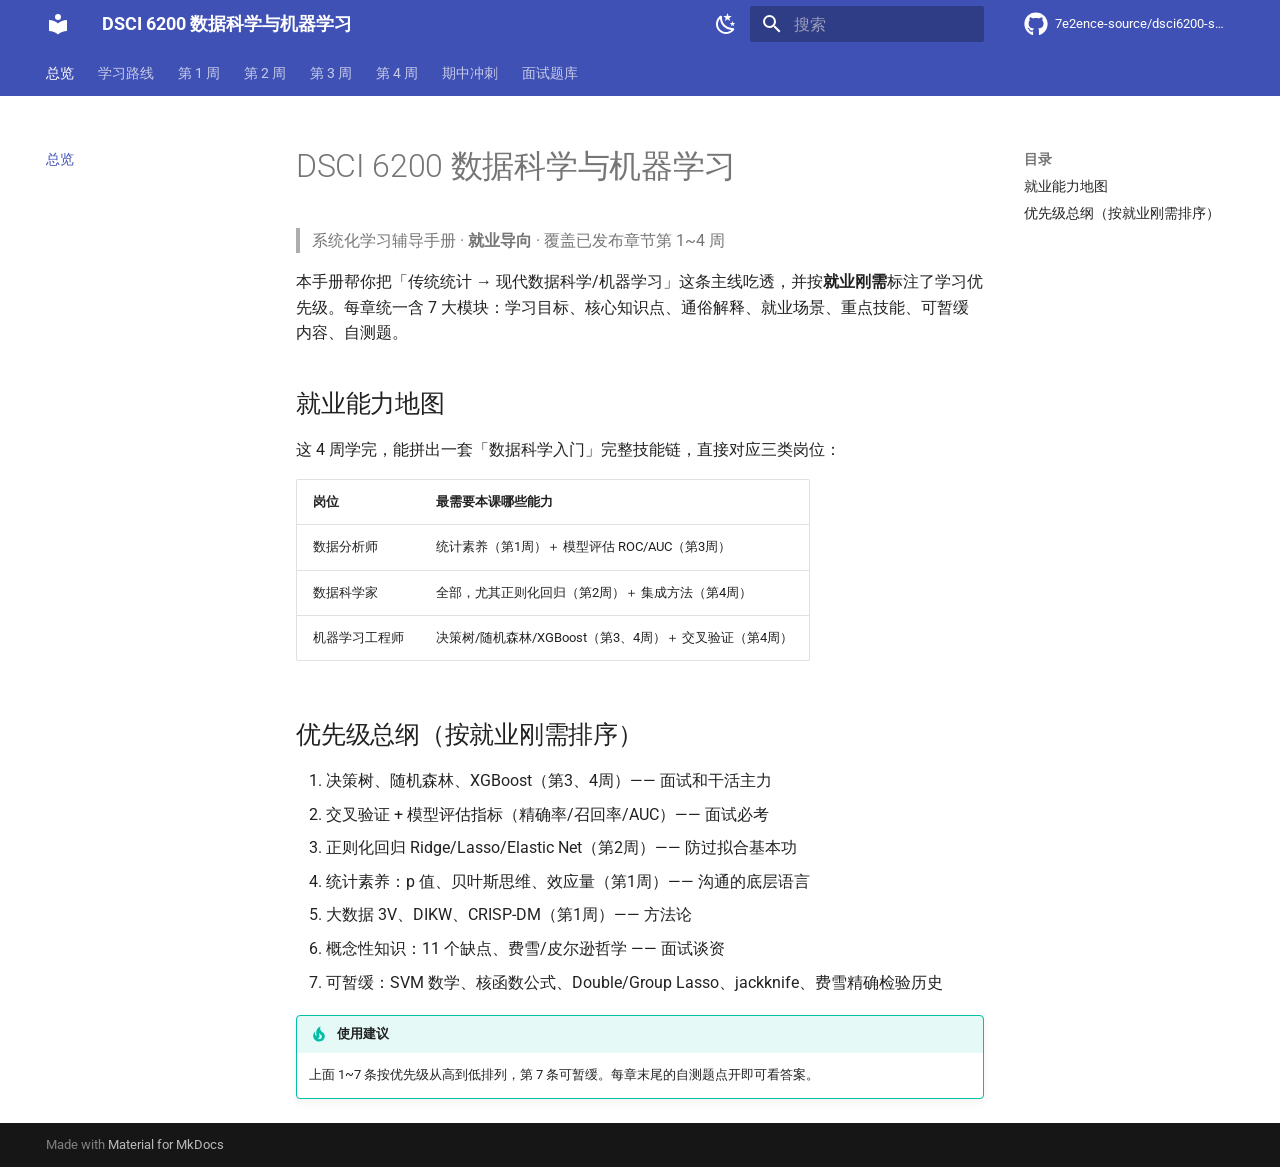
<file: index.html>
<!doctype html>
<html lang="zh" class="no-js">
  <head>
    
      <meta charset="utf-8">
      <meta name="viewport" content="width=device-width,initial-scale=1">
      
        <meta name="description" content="系统化学习辅导手册（就业导向）· 覆盖第 1~4 周">
      
      
      
        <link rel="canonical" href="https://7e2ence-source.github.io/dsci6200-study-guide/">
      
      
      
        <link rel="next" href="route/">
      
      
        
      
      
      <link rel="icon" href="assets/images/favicon.png">
      <meta name="generator" content="mkdocs-1.6.1, mkdocs-material-9.8.1">
    
    
      
        <title>DSCI 6200 数据科学与机器学习</title>
      
    
    
      <link rel="stylesheet" href="assets/stylesheets/main.57a0d79d.min.css">
      
        
        <link rel="stylesheet" href="assets/stylesheets/palette.fb2fffe2.min.css">
      
      


    
    
      
    
    
      
        
        
        <link rel="preconnect" href="https://fonts.gstatic.com" crossorigin>
        <link rel="stylesheet" href="https://fonts.googleapis.com/css?family=Roboto:300,300i,400,400i,700,700i%7CRoboto+Mono:400,400i,700,700i&display=fallback">
        <style>:root{--md-text-font:"Roboto";--md-code-font:"Roboto Mono"}</style>
      
    
    
      <link rel="stylesheet" href="stylesheets/interview.css">
    
    <script>__md_scope=new URL(".",location),__md_hash=e=>[...e].reduce(((e,_)=>(e<<5)-e+_.charCodeAt(0)),0),__md_get=(e,_=localStorage,t=__md_scope)=>JSON.parse(_.getItem(t.pathname+"."+e)),__md_set=(e,_,t=localStorage,a=__md_scope)=>{try{t.setItem(a.pathname+"."+e,JSON.stringify(_))}catch(e){}}</script>
    
      

    
    
  </head>
  
  
    
    
      
    
    
    
    
    <body dir="ltr" data-md-color-scheme="default" data-md-color-primary="indigo" data-md-color-accent="indigo">
  
    
    <input class="md-toggle" data-md-toggle="drawer" type="checkbox" id="__drawer" autocomplete="off">
    <input class="md-toggle" data-md-toggle="search" type="checkbox" id="__search" autocomplete="off">
    <label class="md-overlay" for="__drawer"></label>
    <div data-md-component="skip">
      
        
        <a href="#dsci-6200" class="md-skip">
          跳转至
        </a>
      
    </div>
    <div data-md-component="announce">
      
    </div>
    
    
      

<header class="md-header" data-md-component="header">
  <nav class="md-header__inner md-grid" aria-label="页眉">
    <a href="." title="DSCI 6200 数据科学与机器学习" class="md-header__button md-logo" aria-label="DSCI 6200 数据科学与机器学习" data-md-component="logo">
      
  
  <svg xmlns="http://www.w3.org/2000/svg" viewBox="0 0 24 24"><path d="M12 8a3 3 0 0 0 3-3 3 3 0 0 0-3-3 3 3 0 0 0-3 3 3 3 0 0 0 3 3m0 3.54C9.64 9.35 6.5 8 3 8v11c3.5 0 6.64 1.35 9 3.54 2.36-2.19 5.5-3.54 9-3.54V8c-3.5 0-6.64 1.35-9 3.54"/></svg>

    </a>
    <label class="md-header__button md-icon" for="__drawer">
      
      <svg xmlns="http://www.w3.org/2000/svg" viewBox="0 0 24 24"><path d="M3 6h18v2H3zm0 5h18v2H3zm0 5h18v2H3z"/></svg>
    </label>
    <div class="md-header__title" data-md-component="header-title">
      <div class="md-header__ellipsis">
        <div class="md-header__topic">
          <span class="md-ellipsis">
            DSCI 6200 数据科学与机器学习
          </span>
        </div>
        <div class="md-header__topic" data-md-component="header-topic">
          <span class="md-ellipsis">
            
              总览
            
          </span>
        </div>
      </div>
    </div>
    
      
        <form class="md-header__option" data-md-component="palette">
  
    
    
    
    <input class="md-option" data-md-color-media="(prefers-color-scheme: light)" data-md-color-scheme="default" data-md-color-primary="indigo" data-md-color-accent="indigo"  aria-label="切换到暗色模式"  type="radio" name="__palette" id="__palette_0">
    
      <label class="md-header__button md-icon" title="切换到暗色模式" for="__palette_1" hidden>
        <svg xmlns="http://www.w3.org/2000/svg" viewBox="0 0 24 24"><path d="m17.75 4.09-2.53 1.94.91 3.06-2.63-1.81-2.63 1.81.91-3.06-2.53-1.94L12.44 4l1.06-3 1.06 3zm3.5 6.91-1.64 1.25.59 1.98-1.7-1.17-1.7 1.17.59-1.98L15.75 11l2.06-.05L18.5 9l.69 1.95zm-2.28 4.95c.83-.08 1.72 1.1 1.19 1.85-.32.45-.66.87-1.08 1.27C15.17 23 8.84 23 4.94 19.07c-3.91-3.9-3.91-10.24 0-14.14.4-.4.82-.76 1.27-1.08.75-.53 1.93.36 1.85 1.19-.27 2.86.69 5.83 2.89 8.02a9.96 9.96 0 0 0 8.02 2.89m-1.64 2.02a12.08 12.08 0 0 1-7.8-3.47c-2.17-2.19-3.33-5-3.49-7.82-2.81 3.14-2.7 7.96.31 10.98 3.02 3.01 7.84 3.12 10.98.31"/></svg>
      </label>
    
  
    
    
    
    <input class="md-option" data-md-color-media="(prefers-color-scheme: dark)" data-md-color-scheme="slate" data-md-color-primary="indigo" data-md-color-accent="indigo"  aria-label="切换到亮色模式"  type="radio" name="__palette" id="__palette_1">
    
      <label class="md-header__button md-icon" title="切换到亮色模式" for="__palette_0" hidden>
        <svg xmlns="http://www.w3.org/2000/svg" viewBox="0 0 24 24"><path d="M12 7a5 5 0 0 1 5 5 5 5 0 0 1-5 5 5 5 0 0 1-5-5 5 5 0 0 1 5-5m0 2a3 3 0 0 0-3 3 3 3 0 0 0 3 3 3 3 0 0 0 3-3 3 3 0 0 0-3-3m0-7 2.39 3.42C13.65 5.15 12.84 5 12 5s-1.65.15-2.39.42zM3.34 7l4.16-.35A7.2 7.2 0 0 0 5.94 8.5c-.44.74-.69 1.5-.83 2.29zm.02 10 1.76-3.77a7.131 7.131 0 0 0 2.38 4.14zM20.65 7l-1.77 3.79a7.02 7.02 0 0 0-2.38-4.15zm-.01 10-4.14.36c.59-.51 1.12-1.14 1.54-1.86.42-.73.69-1.5.83-2.29zM12 22l-2.41-3.44c.74.27 1.55.44 2.41.44.82 0 1.63-.17 2.37-.44z"/></svg>
      </label>
    
  
</form>
      
    
    
      <script>var palette=__md_get("__palette");if(palette&&palette.color){if("(prefers-color-scheme)"===palette.color.media){var media=matchMedia("(prefers-color-scheme: light)"),input=document.querySelector(media.matches?"[data-md-color-media='(prefers-color-scheme: light)']":"[data-md-color-media='(prefers-color-scheme: dark)']");palette.color.media=input.getAttribute("data-md-color-media"),palette.color.scheme=input.getAttribute("data-md-color-scheme"),palette.color.primary=input.getAttribute("data-md-color-primary"),palette.color.accent=input.getAttribute("data-md-color-accent")}for(var[key,value]of Object.entries(palette.color))document.body.setAttribute("data-md-color-"+key,value)}</script>
    
    
    
      
      
        <label class="md-header__button md-icon" for="__search">
          
          <svg xmlns="http://www.w3.org/2000/svg" viewBox="0 0 24 24"><path d="M9.5 3A6.5 6.5 0 0 1 16 9.5c0 1.61-.59 3.09-1.56 4.23l.27.27h.79l5 5-1.5 1.5-5-5v-.79l-.27-.27A6.52 6.52 0 0 1 9.5 16 6.5 6.5 0 0 1 3 9.5 6.5 6.5 0 0 1 9.5 3m0 2C7 5 5 7 5 9.5S7 14 9.5 14 14 12 14 9.5 12 5 9.5 5"/></svg>
        </label>
        <div class="md-search" data-md-component="search" role="dialog">
  <label class="md-search__overlay" for="__search"></label>
  <div class="md-search__inner" role="search">
    <form class="md-search__form" name="search">
      <input type="text" class="md-search__input" name="query" aria-label="搜索" placeholder="搜索" autocapitalize="off" autocorrect="off" autocomplete="off" spellcheck="false" data-md-component="search-query" required>
      <label class="md-search__icon md-icon" for="__search">
        
        <svg xmlns="http://www.w3.org/2000/svg" viewBox="0 0 24 24"><path d="M9.5 3A6.5 6.5 0 0 1 16 9.5c0 1.61-.59 3.09-1.56 4.23l.27.27h.79l5 5-1.5 1.5-5-5v-.79l-.27-.27A6.52 6.52 0 0 1 9.5 16 6.5 6.5 0 0 1 3 9.5 6.5 6.5 0 0 1 9.5 3m0 2C7 5 5 7 5 9.5S7 14 9.5 14 14 12 14 9.5 12 5 9.5 5"/></svg>
        
        <svg xmlns="http://www.w3.org/2000/svg" viewBox="0 0 24 24"><path d="M20 11v2H8l5.5 5.5-1.42 1.42L4.16 12l7.92-7.92L13.5 5.5 8 11z"/></svg>
      </label>
      <nav class="md-search__options" aria-label="查找">
        
          <a href="javascript:void(0)" class="md-search__icon md-icon" title="分享" aria-label="分享" data-clipboard data-clipboard-text="" data-md-component="search-share" tabindex="-1">
            
            <svg xmlns="http://www.w3.org/2000/svg" viewBox="0 0 24 24"><path d="M18 16.08c-.76 0-1.44.3-1.96.77L8.91 12.7c.05-.23.09-.46.09-.7s-.04-.47-.09-.7l7.05-4.11c.54.5 1.25.81 2.04.81a3 3 0 0 0 3-3 3 3 0 0 0-3-3 3 3 0 0 0-3 3c0 .24.04.47.09.7L8.04 9.81C7.5 9.31 6.79 9 6 9a3 3 0 0 0-3 3 3 3 0 0 0 3 3c.79 0 1.5-.31 2.04-.81l7.12 4.15c-.05.21-.08.43-.08.66 0 1.61 1.31 2.91 2.92 2.91s2.92-1.3 2.92-2.91A2.92 2.92 0 0 0 18 16.08"/></svg>
          </a>
        
        <button type="reset" class="md-search__icon md-icon" title="清空当前内容" aria-label="清空当前内容" tabindex="-1">
          
          <svg xmlns="http://www.w3.org/2000/svg" viewBox="0 0 24 24"><path d="M19 6.41 17.59 5 12 10.59 6.41 5 5 6.41 10.59 12 5 17.59 6.41 19 12 13.41 17.59 19 19 17.59 13.41 12z"/></svg>
        </button>
      </nav>
      
        <div class="md-search__suggest" data-md-component="search-suggest"></div>
      
    </form>
    <div class="md-search__output">
      <div class="md-search__scrollwrap" tabindex="0" data-md-scrollfix>
        <div class="md-search-result" data-md-component="search-result">
          <div class="md-search-result__meta">
            正在初始化搜索引擎
          </div>
          <ol class="md-search-result__list" role="presentation"></ol>
        </div>
      </div>
    </div>
  </div>
</div>
      
    
    
      <div class="md-header__source">
        <a href="https://github.com/7e2ence-source/dsci6200-study-guide" title="前往仓库" class="md-source" data-md-component="source">
  <div class="md-source__icon md-icon">
    
    <svg xmlns="http://www.w3.org/2000/svg" viewBox="0 0 512 512"><!--! Font Awesome Free 7.1.0 by @fontawesome - https://fontawesome.com License - https://fontawesome.com/license/free (Icons: CC BY 4.0, Fonts: SIL OFL 1.1, Code: MIT License) Copyright 2025 Fonticons, Inc.--><path d="M173.9 397.4c0 2-2.3 3.6-5.2 3.6-3.3.3-5.6-1.3-5.6-3.6 0-2 2.3-3.6 5.2-3.6 3-.3 5.6 1.3 5.6 3.6m-31.1-4.5c-.7 2 1.3 4.3 4.3 4.9 2.6 1 5.6 0 6.2-2s-1.3-4.3-4.3-5.2c-2.6-.7-5.5.3-6.2 2.3m44.2-1.7c-2.9.7-4.9 2.6-4.6 4.9.3 2 2.9 3.3 5.9 2.6 2.9-.7 4.9-2.6 4.6-4.6-.3-1.9-3-3.2-5.9-2.9M252.8 8C114.1 8 8 113.3 8 252c0 110.9 69.8 205.8 169.5 239.2 12.8 2.3 17.3-5.6 17.3-12.1 0-6.2-.3-40.4-.3-61.4 0 0-70 15-84.7-29.8 0 0-11.4-29.1-27.8-36.6 0 0-22.9-15.7 1.6-15.4 0 0 24.9 2 38.6 25.8 21.9 38.6 58.6 27.5 72.9 20.9 2.3-16 8.8-27.1 16-33.7-55.9-6.2-112.3-14.3-112.3-110.5 0-27.5 7.6-41.3 23.6-58.9-2.6-6.5-11.1-33.3 2.6-67.9 20.9-6.5 69 27 69 27 20-5.6 41.5-8.5 62.8-8.5s42.8 2.9 62.8 8.5c0 0 48.1-33.6 69-27 13.7 34.7 5.2 61.4 2.6 67.9 16 17.7 25.8 31.5 25.8 58.9 0 96.5-58.9 104.2-114.8 110.5 9.2 7.9 17 22.9 17 46.4 0 33.7-.3 75.4-.3 83.6 0 6.5 4.6 14.4 17.3 12.1C436.2 457.8 504 362.9 504 252 504 113.3 391.5 8 252.8 8M105.2 352.9c-1.3 1-1 3.3.7 5.2 1.6 1.6 3.9 2.3 5.2 1 1.3-1 1-3.3-.7-5.2-1.6-1.6-3.9-2.3-5.2-1m-10.8-8.1c-.7 1.3.3 2.9 2.3 3.9 1.6 1 3.6.7 4.3-.7.7-1.3-.3-2.9-2.3-3.9-2-.6-3.6-.3-4.3.7m32.4 35.6c-1.6 1.3-1 4.3 1.3 6.2 2.3 2.3 5.2 2.6 6.5 1 1.3-1.3.7-4.3-1.3-6.2-2.2-2.3-5.2-2.6-6.5-1m-11.4-14.7c-1.6 1-1.6 3.6 0 5.9s4.3 3.3 5.6 2.3c1.6-1.3 1.6-3.9 0-6.2-1.4-2.3-4-3.3-5.6-2"/></svg>
  </div>
  <div class="md-source__repository">
    7e2ence-source/dsci6200-study-guide
  </div>
</a>
      </div>
    
  </nav>
  
</header>
    
    <div class="md-container" data-md-component="container">
      
      
        
          
            
<nav class="md-tabs" aria-label="标签" data-md-component="tabs">
  <div class="md-grid">
    <ul class="md-tabs__list">
      
        
  
  
  
    
  
  
    <li class="md-tabs__item md-tabs__item--active">
      <a href="." class="md-tabs__link">
        
  
  
    
  
  总览

      </a>
    </li>
  

      
        
  
  
  
  
    <li class="md-tabs__item">
      <a href="route/" class="md-tabs__link">
        
  
  
    
  
  学习路线

      </a>
    </li>
  

      
        
  
  
  
  
    <li class="md-tabs__item">
      <a href="week1/" class="md-tabs__link">
        
  
  
    
  
  第 1 周

      </a>
    </li>
  

      
        
  
  
  
  
    <li class="md-tabs__item">
      <a href="week2/" class="md-tabs__link">
        
  
  
    
  
  第 2 周

      </a>
    </li>
  

      
        
  
  
  
  
    <li class="md-tabs__item">
      <a href="week3/" class="md-tabs__link">
        
  
  
    
  
  第 3 周

      </a>
    </li>
  

      
        
  
  
  
  
    <li class="md-tabs__item">
      <a href="week4/" class="md-tabs__link">
        
  
  
    
  
  第 4 周

      </a>
    </li>
  

      
        
  
  
  
  
    <li class="md-tabs__item">
      <a href="exam/" class="md-tabs__link">
        
  
  
    
  
  期中冲刺

      </a>
    </li>
  

      
        
  
  
  
  
    <li class="md-tabs__item">
      <a href="interview/" class="md-tabs__link">
        
  
  
    
  
  面试题库

      </a>
    </li>
  

      
    </ul>
  </div>
</nav>
          
        
      
      <main class="md-main" data-md-component="main">
        <div class="md-main__inner md-grid">
          
            
              
              <div class="md-sidebar md-sidebar--primary" data-md-component="sidebar" data-md-type="navigation" >
                <div class="md-sidebar__scrollwrap">
                  <div class="md-sidebar__inner">
                    


  


<nav class="md-nav md-nav--primary md-nav--lifted" aria-label="导航栏" data-md-level="0">
  <label class="md-nav__title" for="__drawer">
    <a href="." title="DSCI 6200 数据科学与机器学习" class="md-nav__button md-logo" aria-label="DSCI 6200 数据科学与机器学习" data-md-component="logo">
      
  
  <svg xmlns="http://www.w3.org/2000/svg" viewBox="0 0 24 24"><path d="M12 8a3 3 0 0 0 3-3 3 3 0 0 0-3-3 3 3 0 0 0-3 3 3 3 0 0 0 3 3m0 3.54C9.64 9.35 6.5 8 3 8v11c3.5 0 6.64 1.35 9 3.54 2.36-2.19 5.5-3.54 9-3.54V8c-3.5 0-6.64 1.35-9 3.54"/></svg>

    </a>
    DSCI 6200 数据科学与机器学习
  </label>
  
    <div class="md-nav__source">
      <a href="https://github.com/7e2ence-source/dsci6200-study-guide" title="前往仓库" class="md-source" data-md-component="source">
  <div class="md-source__icon md-icon">
    
    <svg xmlns="http://www.w3.org/2000/svg" viewBox="0 0 512 512"><!--! Font Awesome Free 7.1.0 by @fontawesome - https://fontawesome.com License - https://fontawesome.com/license/free (Icons: CC BY 4.0, Fonts: SIL OFL 1.1, Code: MIT License) Copyright 2025 Fonticons, Inc.--><path d="M173.9 397.4c0 2-2.3 3.6-5.2 3.6-3.3.3-5.6-1.3-5.6-3.6 0-2 2.3-3.6 5.2-3.6 3-.3 5.6 1.3 5.6 3.6m-31.1-4.5c-.7 2 1.3 4.3 4.3 4.9 2.6 1 5.6 0 6.2-2s-1.3-4.3-4.3-5.2c-2.6-.7-5.5.3-6.2 2.3m44.2-1.7c-2.9.7-4.9 2.6-4.6 4.9.3 2 2.9 3.3 5.9 2.6 2.9-.7 4.9-2.6 4.6-4.6-.3-1.9-3-3.2-5.9-2.9M252.8 8C114.1 8 8 113.3 8 252c0 110.9 69.8 205.8 169.5 239.2 12.8 2.3 17.3-5.6 17.3-12.1 0-6.2-.3-40.4-.3-61.4 0 0-70 15-84.7-29.8 0 0-11.4-29.1-27.8-36.6 0 0-22.9-15.7 1.6-15.4 0 0 24.9 2 38.6 25.8 21.9 38.6 58.6 27.5 72.9 20.9 2.3-16 8.8-27.1 16-33.7-55.9-6.2-112.3-14.3-112.3-110.5 0-27.5 7.6-41.3 23.6-58.9-2.6-6.5-11.1-33.3 2.6-67.9 20.9-6.5 69 27 69 27 20-5.6 41.5-8.5 62.8-8.5s42.8 2.9 62.8 8.5c0 0 48.1-33.6 69-27 13.7 34.7 5.2 61.4 2.6 67.9 16 17.7 25.8 31.5 25.8 58.9 0 96.5-58.9 104.2-114.8 110.5 9.2 7.9 17 22.9 17 46.4 0 33.7-.3 75.4-.3 83.6 0 6.5 4.6 14.4 17.3 12.1C436.2 457.8 504 362.9 504 252 504 113.3 391.5 8 252.8 8M105.2 352.9c-1.3 1-1 3.3.7 5.2 1.6 1.6 3.9 2.3 5.2 1 1.3-1 1-3.3-.7-5.2-1.6-1.6-3.9-2.3-5.2-1m-10.8-8.1c-.7 1.3.3 2.9 2.3 3.9 1.6 1 3.6.7 4.3-.7.7-1.3-.3-2.9-2.3-3.9-2-.6-3.6-.3-4.3.7m32.4 35.6c-1.6 1.3-1 4.3 1.3 6.2 2.3 2.3 5.2 2.6 6.5 1 1.3-1.3.7-4.3-1.3-6.2-2.2-2.3-5.2-2.6-6.5-1m-11.4-14.7c-1.6 1-1.6 3.6 0 5.9s4.3 3.3 5.6 2.3c1.6-1.3 1.6-3.9 0-6.2-1.4-2.3-4-3.3-5.6-2"/></svg>
  </div>
  <div class="md-source__repository">
    7e2ence-source/dsci6200-study-guide
  </div>
</a>
    </div>
  
  <ul class="md-nav__list" data-md-scrollfix>
    
      
      
  
  
    
  
  
  
    <li class="md-nav__item md-nav__item--active">
      
      <input class="md-nav__toggle md-toggle" type="checkbox" id="__toc">
      
      
        
      
      
        <label class="md-nav__link md-nav__link--active" for="__toc">
          
  
  
  <span class="md-ellipsis">
    
  
    总览
  

    
  </span>
  
  

          <span class="md-nav__icon md-icon"></span>
        </label>
      
      <a href="." class="md-nav__link md-nav__link--active">
        
  
  
  <span class="md-ellipsis">
    
  
    总览
  

    
  </span>
  
  

      </a>
      
        

<nav class="md-nav md-nav--secondary" aria-label="目录">
  
  
  
    
  
  
    <label class="md-nav__title" for="__toc">
      <span class="md-nav__icon md-icon"></span>
      目录
    </label>
    <ul class="md-nav__list" data-md-component="toc" data-md-scrollfix>
      
        <li class="md-nav__item">
  <a href="#_1" class="md-nav__link">
    <span class="md-ellipsis">
      
        就业能力地图
      
    </span>
  </a>
  
</li>
      
        <li class="md-nav__item">
  <a href="#_2" class="md-nav__link">
    <span class="md-ellipsis">
      
        优先级总纲（按就业刚需排序）
      
    </span>
  </a>
  
</li>
      
    </ul>
  
</nav>
      
    </li>
  

    
      
      
  
  
  
  
    <li class="md-nav__item">
      <a href="route/" class="md-nav__link">
        
  
  
  <span class="md-ellipsis">
    
  
    学习路线
  

    
  </span>
  
  

      </a>
    </li>
  

    
      
      
  
  
  
  
    <li class="md-nav__item">
      <a href="week1/" class="md-nav__link">
        
  
  
  <span class="md-ellipsis">
    
  
    第 1 周
  

    
  </span>
  
  

      </a>
    </li>
  

    
      
      
  
  
  
  
    <li class="md-nav__item">
      <a href="week2/" class="md-nav__link">
        
  
  
  <span class="md-ellipsis">
    
  
    第 2 周
  

    
  </span>
  
  

      </a>
    </li>
  

    
      
      
  
  
  
  
    <li class="md-nav__item">
      <a href="week3/" class="md-nav__link">
        
  
  
  <span class="md-ellipsis">
    
  
    第 3 周
  

    
  </span>
  
  

      </a>
    </li>
  

    
      
      
  
  
  
  
    <li class="md-nav__item">
      <a href="week4/" class="md-nav__link">
        
  
  
  <span class="md-ellipsis">
    
  
    第 4 周
  

    
  </span>
  
  

      </a>
    </li>
  

    
      
      
  
  
  
  
    <li class="md-nav__item">
      <a href="exam/" class="md-nav__link">
        
  
  
  <span class="md-ellipsis">
    
  
    期中冲刺
  

    
  </span>
  
  

      </a>
    </li>
  

    
      
      
  
  
  
  
    <li class="md-nav__item">
      <a href="interview/" class="md-nav__link">
        
  
  
  <span class="md-ellipsis">
    
  
    面试题库
  

    
  </span>
  
  

      </a>
    </li>
  

    
  </ul>
</nav>
                  </div>
                </div>
              </div>
            
            
              
              <div class="md-sidebar md-sidebar--secondary" data-md-component="sidebar" data-md-type="toc" >
                <div class="md-sidebar__scrollwrap">
                  <div class="md-sidebar__inner">
                    

<nav class="md-nav md-nav--secondary" aria-label="目录">
  
  
  
    
  
  
    <label class="md-nav__title" for="__toc">
      <span class="md-nav__icon md-icon"></span>
      目录
    </label>
    <ul class="md-nav__list" data-md-component="toc" data-md-scrollfix>
      
        <li class="md-nav__item">
  <a href="#_1" class="md-nav__link">
    <span class="md-ellipsis">
      
        就业能力地图
      
    </span>
  </a>
  
</li>
      
        <li class="md-nav__item">
  <a href="#_2" class="md-nav__link">
    <span class="md-ellipsis">
      
        优先级总纲（按就业刚需排序）
      
    </span>
  </a>
  
</li>
      
    </ul>
  
</nav>
                  </div>
                </div>
              </div>
            
          
          
            <div class="md-content" data-md-component="content">
              
              <article class="md-content__inner md-typeset">
                
                  



<h1 id="dsci-6200">DSCI 6200 数据科学与机器学习<a class="headerlink" href="#dsci-6200" title="Permanent link">&para;</a></h1>
<blockquote>
<p>系统化学习辅导手册 · <strong>就业导向</strong> · 覆盖已发布章节第 1~4 周</p>
</blockquote>
<p>本手册帮你把「传统统计 → 现代数据科学/机器学习」这条主线吃透，并按<strong>就业刚需</strong>标注了学习优先级。每章统一含 7 大模块：学习目标、核心知识点、通俗解释、就业场景、重点技能、可暂缓内容、自测题。</p>
<h2 id="_1">就业能力地图<a class="headerlink" href="#_1" title="Permanent link">&para;</a></h2>
<p>这 4 周学完，能拼出一套「数据科学入门」完整技能链，直接对应三类岗位：</p>
<table>
<thead>
<tr>
<th>岗位</th>
<th>最需要本课哪些能力</th>
</tr>
</thead>
<tbody>
<tr>
<td>数据分析师</td>
<td>统计素养（第1周）＋ 模型评估 ROC/AUC（第3周）</td>
</tr>
<tr>
<td>数据科学家</td>
<td>全部，尤其正则化回归（第2周）＋ 集成方法（第4周）</td>
</tr>
<tr>
<td>机器学习工程师</td>
<td>决策树/随机森林/XGBoost（第3、4周）＋ 交叉验证（第4周）</td>
</tr>
</tbody>
</table>
<h2 id="_2">优先级总纲（按就业刚需排序）<a class="headerlink" href="#_2" title="Permanent link">&para;</a></h2>
<ol>
<li>决策树、随机森林、XGBoost（第3、4周）—— 面试和干活主力</li>
<li>交叉验证 + 模型评估指标（精确率/召回率/AUC）—— 面试必考</li>
<li>正则化回归 Ridge/Lasso/Elastic Net（第2周）—— 防过拟合基本功</li>
<li>统计素养：p 值、贝叶斯思维、效应量（第1周）—— 沟通的底层语言</li>
<li>大数据 3V、DIKW、CRISP-DM（第1周）—— 方法论</li>
<li>概念性知识：11 个缺点、费雪/皮尔逊哲学 —— 面试谈资</li>
<li>可暂缓：SVM 数学、核函数公式、Double/Group Lasso、jackknife、费雪精确检验历史</li>
</ol>
<div class="admonition tip">
<p class="admonition-title">使用建议</p>
<p>上面 1~7 条按优先级从高到低排列，第 7 条可暂缓。每章末尾的自测题点开即可看答案。</p>
</div>












                
              </article>
            </div>
          
          
<script>var target=document.getElementById(location.hash.slice(1));target&&target.name&&(target.checked=target.name.startsWith("__tabbed_"))</script>
        </div>
        
          <button type="button" class="md-top md-icon" data-md-component="top" hidden>
  
  <svg xmlns="http://www.w3.org/2000/svg" viewBox="0 0 24 24"><path d="M13 20h-2V8l-5.5 5.5-1.42-1.42L12 4.16l7.92 7.92-1.42 1.42L13 8z"/></svg>
  回到页面顶部
</button>
        
      </main>
      
        <footer class="md-footer">
  
  <div class="md-footer-meta md-typeset">
    <div class="md-footer-meta__inner md-grid">
      <div class="md-copyright">
  
  
    Made with
    <a href="https://squidfunk.github.io/mkdocs-material/" target="_blank" rel="noopener">
      Material for MkDocs
    </a>
  
</div>
      
    </div>
  </div>
</footer>
      
    </div>
    <div class="md-dialog" data-md-component="dialog">
      <div class="md-dialog__inner md-typeset"></div>
    </div>
    
    
    
      
      
      <script id="__config" type="application/json">{"annotate": null, "base": ".", "features": ["navigation.instant", "navigation.tracking", "navigation.tabs", "navigation.top", "navigation.indexes", "search.suggest", "search.highlight", "search.share", "content.code.copy", "content.code.annotate"], "search": "assets/javascripts/workers/search.a7633da7.min.js", "tags": null, "translations": {"clipboard.copied": "\u5df2\u590d\u5236", "clipboard.copy": "\u590d\u5236", "search.result.more.one": "\u5728\u8be5\u9875\u4e0a\u8fd8\u6709 1 \u4e2a\u7b26\u5408\u6761\u4ef6\u7684\u7ed3\u679c", "search.result.more.other": "\u5728\u8be5\u9875\u4e0a\u8fd8\u6709 # \u4e2a\u7b26\u5408\u6761\u4ef6\u7684\u7ed3\u679c", "search.result.none": "\u6ca1\u6709\u627e\u5230\u7b26\u5408\u6761\u4ef6\u7684\u7ed3\u679c", "search.result.one": "\u627e\u5230 1 \u4e2a\u7b26\u5408\u6761\u4ef6\u7684\u7ed3\u679c", "search.result.other": "# \u4e2a\u7b26\u5408\u6761\u4ef6\u7684\u7ed3\u679c", "search.result.placeholder": "\u952e\u5165\u4ee5\u5f00\u59cb\u641c\u7d22", "search.result.term.missing": "\u7f3a\u5c11", "select.version": "\u9009\u62e9\u5f53\u524d\u7248\u672c"}, "version": null}</script>
    
    
      <script src="assets/javascripts/bundle.a5f9d56c.min.js"></script>
      
        <script src="javascripts/interview-filter.js"></script>
      
    
  </body>
</html>
</file>
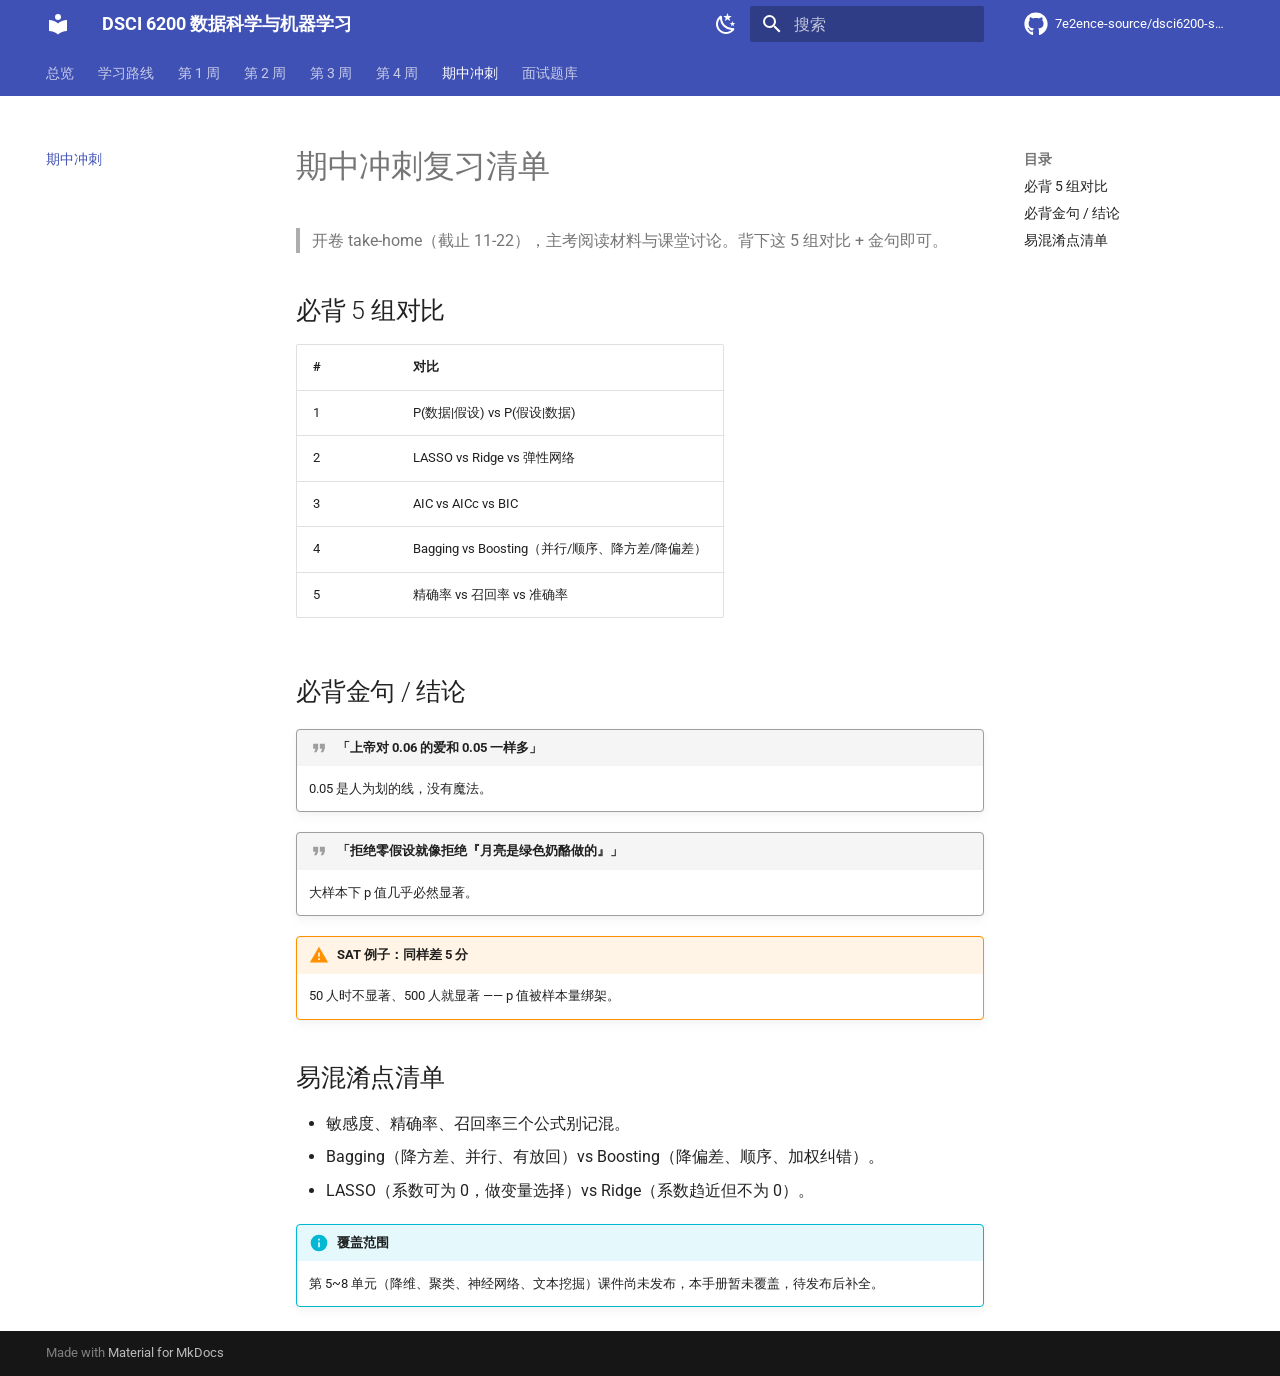
<file: exam/index.html>
<!doctype html>
<html lang="zh" class="no-js">
  <head>
    
      <meta charset="utf-8">
      <meta name="viewport" content="width=device-width,initial-scale=1">
      
        <meta name="description" content="系统化学习辅导手册（就业导向）· 覆盖第 1~4 周">
      
      
      
        <link rel="canonical" href="https://7e2ence-source.github.io/dsci6200-study-guide/exam/">
      
      
        <link rel="prev" href="../week4/">
      
      
        <link rel="next" href="../interview/">
      
      
        
      
      
      <link rel="icon" href="../assets/images/favicon.png">
      <meta name="generator" content="mkdocs-1.6.1, mkdocs-material-9.8.1">
    
    
      
        <title>期中冲刺 - DSCI 6200 数据科学与机器学习</title>
      
    
    
      <link rel="stylesheet" href="../assets/stylesheets/main.57a0d79d.min.css">
      
        
        <link rel="stylesheet" href="../assets/stylesheets/palette.fb2fffe2.min.css">
      
      


    
    
      
    
    
      
        
        
        <link rel="preconnect" href="https://fonts.gstatic.com" crossorigin>
        <link rel="stylesheet" href="https://fonts.googleapis.com/css?family=Roboto:300,300i,400,400i,700,700i%7CRoboto+Mono:400,400i,700,700i&display=fallback">
        <style>:root{--md-text-font:"Roboto";--md-code-font:"Roboto Mono"}</style>
      
    
    
      <link rel="stylesheet" href="../stylesheets/interview.css">
    
    <script>__md_scope=new URL("..",location),__md_hash=e=>[...e].reduce(((e,_)=>(e<<5)-e+_.charCodeAt(0)),0),__md_get=(e,_=localStorage,t=__md_scope)=>JSON.parse(_.getItem(t.pathname+"."+e)),__md_set=(e,_,t=localStorage,a=__md_scope)=>{try{t.setItem(a.pathname+"."+e,JSON.stringify(_))}catch(e){}}</script>
    
      

    
    
  </head>
  
  
    
    
      
    
    
    
    
    <body dir="ltr" data-md-color-scheme="default" data-md-color-primary="indigo" data-md-color-accent="indigo">
  
    
    <input class="md-toggle" data-md-toggle="drawer" type="checkbox" id="__drawer" autocomplete="off">
    <input class="md-toggle" data-md-toggle="search" type="checkbox" id="__search" autocomplete="off">
    <label class="md-overlay" for="__drawer"></label>
    <div data-md-component="skip">
      
        
        <a href="#_1" class="md-skip">
          跳转至
        </a>
      
    </div>
    <div data-md-component="announce">
      
    </div>
    
    
      

<header class="md-header" data-md-component="header">
  <nav class="md-header__inner md-grid" aria-label="页眉">
    <a href=".." title="DSCI 6200 数据科学与机器学习" class="md-header__button md-logo" aria-label="DSCI 6200 数据科学与机器学习" data-md-component="logo">
      
  
  <svg xmlns="http://www.w3.org/2000/svg" viewBox="0 0 24 24"><path d="M12 8a3 3 0 0 0 3-3 3 3 0 0 0-3-3 3 3 0 0 0-3 3 3 3 0 0 0 3 3m0 3.54C9.64 9.35 6.5 8 3 8v11c3.5 0 6.64 1.35 9 3.54 2.36-2.19 5.5-3.54 9-3.54V8c-3.5 0-6.64 1.35-9 3.54"/></svg>

    </a>
    <label class="md-header__button md-icon" for="__drawer">
      
      <svg xmlns="http://www.w3.org/2000/svg" viewBox="0 0 24 24"><path d="M3 6h18v2H3zm0 5h18v2H3zm0 5h18v2H3z"/></svg>
    </label>
    <div class="md-header__title" data-md-component="header-title">
      <div class="md-header__ellipsis">
        <div class="md-header__topic">
          <span class="md-ellipsis">
            DSCI 6200 数据科学与机器学习
          </span>
        </div>
        <div class="md-header__topic" data-md-component="header-topic">
          <span class="md-ellipsis">
            
              期中冲刺
            
          </span>
        </div>
      </div>
    </div>
    
      
        <form class="md-header__option" data-md-component="palette">
  
    
    
    
    <input class="md-option" data-md-color-media="(prefers-color-scheme: light)" data-md-color-scheme="default" data-md-color-primary="indigo" data-md-color-accent="indigo"  aria-label="切换到暗色模式"  type="radio" name="__palette" id="__palette_0">
    
      <label class="md-header__button md-icon" title="切换到暗色模式" for="__palette_1" hidden>
        <svg xmlns="http://www.w3.org/2000/svg" viewBox="0 0 24 24"><path d="m17.75 4.09-2.53 1.94.91 3.06-2.63-1.81-2.63 1.81.91-3.06-2.53-1.94L12.44 4l1.06-3 1.06 3zm3.5 6.91-1.64 1.25.59 1.98-1.7-1.17-1.7 1.17.59-1.98L15.75 11l2.06-.05L18.5 9l.69 1.95zm-2.28 4.95c.83-.08 1.72 1.1 1.19 1.85-.32.45-.66.87-1.08 1.27C15.17 23 8.84 23 4.94 19.07c-3.91-3.9-3.91-10.24 0-14.14.4-.4.82-.76 1.27-1.08.75-.53 1.93.36 1.85 1.19-.27 2.86.69 5.83 2.89 8.02a9.96 9.96 0 0 0 8.02 2.89m-1.64 2.02a12.08 12.08 0 0 1-7.8-3.47c-2.17-2.19-3.33-5-3.49-7.82-2.81 3.14-2.7 7.96.31 10.98 3.02 3.01 7.84 3.12 10.98.31"/></svg>
      </label>
    
  
    
    
    
    <input class="md-option" data-md-color-media="(prefers-color-scheme: dark)" data-md-color-scheme="slate" data-md-color-primary="indigo" data-md-color-accent="indigo"  aria-label="切换到亮色模式"  type="radio" name="__palette" id="__palette_1">
    
      <label class="md-header__button md-icon" title="切换到亮色模式" for="__palette_0" hidden>
        <svg xmlns="http://www.w3.org/2000/svg" viewBox="0 0 24 24"><path d="M12 7a5 5 0 0 1 5 5 5 5 0 0 1-5 5 5 5 0 0 1-5-5 5 5 0 0 1 5-5m0 2a3 3 0 0 0-3 3 3 3 0 0 0 3 3 3 3 0 0 0 3-3 3 3 0 0 0-3-3m0-7 2.39 3.42C13.65 5.15 12.84 5 12 5s-1.65.15-2.39.42zM3.34 7l4.16-.35A7.2 7.2 0 0 0 5.94 8.5c-.44.74-.69 1.5-.83 2.29zm.02 10 1.76-3.77a7.131 7.131 0 0 0 2.38 4.14zM20.65 7l-1.77 3.79a7.02 7.02 0 0 0-2.38-4.15zm-.01 10-4.14.36c.59-.51 1.12-1.14 1.54-1.86.42-.73.69-1.5.83-2.29zM12 22l-2.41-3.44c.74.27 1.55.44 2.41.44.82 0 1.63-.17 2.37-.44z"/></svg>
      </label>
    
  
</form>
      
    
    
      <script>var palette=__md_get("__palette");if(palette&&palette.color){if("(prefers-color-scheme)"===palette.color.media){var media=matchMedia("(prefers-color-scheme: light)"),input=document.querySelector(media.matches?"[data-md-color-media='(prefers-color-scheme: light)']":"[data-md-color-media='(prefers-color-scheme: dark)']");palette.color.media=input.getAttribute("data-md-color-media"),palette.color.scheme=input.getAttribute("data-md-color-scheme"),palette.color.primary=input.getAttribute("data-md-color-primary"),palette.color.accent=input.getAttribute("data-md-color-accent")}for(var[key,value]of Object.entries(palette.color))document.body.setAttribute("data-md-color-"+key,value)}</script>
    
    
    
      
      
        <label class="md-header__button md-icon" for="__search">
          
          <svg xmlns="http://www.w3.org/2000/svg" viewBox="0 0 24 24"><path d="M9.5 3A6.5 6.5 0 0 1 16 9.5c0 1.61-.59 3.09-1.56 4.23l.27.27h.79l5 5-1.5 1.5-5-5v-.79l-.27-.27A6.52 6.52 0 0 1 9.5 16 6.5 6.5 0 0 1 3 9.5 6.5 6.5 0 0 1 9.5 3m0 2C7 5 5 7 5 9.5S7 14 9.5 14 14 12 14 9.5 12 5 9.5 5"/></svg>
        </label>
        <div class="md-search" data-md-component="search" role="dialog">
  <label class="md-search__overlay" for="__search"></label>
  <div class="md-search__inner" role="search">
    <form class="md-search__form" name="search">
      <input type="text" class="md-search__input" name="query" aria-label="搜索" placeholder="搜索" autocapitalize="off" autocorrect="off" autocomplete="off" spellcheck="false" data-md-component="search-query" required>
      <label class="md-search__icon md-icon" for="__search">
        
        <svg xmlns="http://www.w3.org/2000/svg" viewBox="0 0 24 24"><path d="M9.5 3A6.5 6.5 0 0 1 16 9.5c0 1.61-.59 3.09-1.56 4.23l.27.27h.79l5 5-1.5 1.5-5-5v-.79l-.27-.27A6.52 6.52 0 0 1 9.5 16 6.5 6.5 0 0 1 3 9.5 6.5 6.5 0 0 1 9.5 3m0 2C7 5 5 7 5 9.5S7 14 9.5 14 14 12 14 9.5 12 5 9.5 5"/></svg>
        
        <svg xmlns="http://www.w3.org/2000/svg" viewBox="0 0 24 24"><path d="M20 11v2H8l5.5 5.5-1.42 1.42L4.16 12l7.92-7.92L13.5 5.5 8 11z"/></svg>
      </label>
      <nav class="md-search__options" aria-label="查找">
        
          <a href="javascript:void(0)" class="md-search__icon md-icon" title="分享" aria-label="分享" data-clipboard data-clipboard-text="" data-md-component="search-share" tabindex="-1">
            
            <svg xmlns="http://www.w3.org/2000/svg" viewBox="0 0 24 24"><path d="M18 16.08c-.76 0-1.44.3-1.96.77L8.91 12.7c.05-.23.09-.46.09-.7s-.04-.47-.09-.7l7.05-4.11c.54.5 1.25.81 2.04.81a3 3 0 0 0 3-3 3 3 0 0 0-3-3 3 3 0 0 0-3 3c0 .24.04.47.09.7L8.04 9.81C7.5 9.31 6.79 9 6 9a3 3 0 0 0-3 3 3 3 0 0 0 3 3c.79 0 1.5-.31 2.04-.81l7.12 4.15c-.05.21-.08.43-.08.66 0 1.61 1.31 2.91 2.92 2.91s2.92-1.3 2.92-2.91A2.92 2.92 0 0 0 18 16.08"/></svg>
          </a>
        
        <button type="reset" class="md-search__icon md-icon" title="清空当前内容" aria-label="清空当前内容" tabindex="-1">
          
          <svg xmlns="http://www.w3.org/2000/svg" viewBox="0 0 24 24"><path d="M19 6.41 17.59 5 12 10.59 6.41 5 5 6.41 10.59 12 5 17.59 6.41 19 12 13.41 17.59 19 19 17.59 13.41 12z"/></svg>
        </button>
      </nav>
      
        <div class="md-search__suggest" data-md-component="search-suggest"></div>
      
    </form>
    <div class="md-search__output">
      <div class="md-search__scrollwrap" tabindex="0" data-md-scrollfix>
        <div class="md-search-result" data-md-component="search-result">
          <div class="md-search-result__meta">
            正在初始化搜索引擎
          </div>
          <ol class="md-search-result__list" role="presentation"></ol>
        </div>
      </div>
    </div>
  </div>
</div>
      
    
    
      <div class="md-header__source">
        <a href="https://github.com/7e2ence-source/dsci6200-study-guide" title="前往仓库" class="md-source" data-md-component="source">
  <div class="md-source__icon md-icon">
    
    <svg xmlns="http://www.w3.org/2000/svg" viewBox="0 0 512 512"><!--! Font Awesome Free 7.1.0 by @fontawesome - https://fontawesome.com License - https://fontawesome.com/license/free (Icons: CC BY 4.0, Fonts: SIL OFL 1.1, Code: MIT License) Copyright 2025 Fonticons, Inc.--><path d="M173.9 397.4c0 2-2.3 3.6-5.2 3.6-3.3.3-5.6-1.3-5.6-3.6 0-2 2.3-3.6 5.2-3.6 3-.3 5.6 1.3 5.6 3.6m-31.1-4.5c-.7 2 1.3 4.3 4.3 4.9 2.6 1 5.6 0 6.2-2s-1.3-4.3-4.3-5.2c-2.6-.7-5.5.3-6.2 2.3m44.2-1.7c-2.9.7-4.9 2.6-4.6 4.9.3 2 2.9 3.3 5.9 2.6 2.9-.7 4.9-2.6 4.6-4.6-.3-1.9-3-3.2-5.9-2.9M252.8 8C114.1 8 8 113.3 8 252c0 110.9 69.8 205.8 169.5 239.2 12.8 2.3 17.3-5.6 17.3-12.1 0-6.2-.3-40.4-.3-61.4 0 0-70 15-84.7-29.8 0 0-11.4-29.1-27.8-36.6 0 0-22.9-15.7 1.6-15.4 0 0 24.9 2 38.6 25.8 21.9 38.6 58.6 27.5 72.9 20.9 2.3-16 8.8-27.1 16-33.7-55.9-6.2-112.3-14.3-112.3-110.5 0-27.5 7.6-41.3 23.6-58.9-2.6-6.5-11.1-33.3 2.6-67.9 20.9-6.5 69 27 69 27 20-5.6 41.5-8.5 62.8-8.5s42.8 2.9 62.8 8.5c0 0 48.1-33.6 69-27 13.7 34.7 5.2 61.4 2.6 67.9 16 17.7 25.8 31.5 25.8 58.9 0 96.5-58.9 104.2-114.8 110.5 9.2 7.9 17 22.9 17 46.4 0 33.7-.3 75.4-.3 83.6 0 6.5 4.6 14.4 17.3 12.1C436.2 457.8 504 362.9 504 252 504 113.3 391.5 8 252.8 8M105.2 352.9c-1.3 1-1 3.3.7 5.2 1.6 1.6 3.9 2.3 5.2 1 1.3-1 1-3.3-.7-5.2-1.6-1.6-3.9-2.3-5.2-1m-10.8-8.1c-.7 1.3.3 2.9 2.3 3.9 1.6 1 3.6.7 4.3-.7.7-1.3-.3-2.9-2.3-3.9-2-.6-3.6-.3-4.3.7m32.4 35.6c-1.6 1.3-1 4.3 1.3 6.2 2.3 2.3 5.2 2.6 6.5 1 1.3-1.3.7-4.3-1.3-6.2-2.2-2.3-5.2-2.6-6.5-1m-11.4-14.7c-1.6 1-1.6 3.6 0 5.9s4.3 3.3 5.6 2.3c1.6-1.3 1.6-3.9 0-6.2-1.4-2.3-4-3.3-5.6-2"/></svg>
  </div>
  <div class="md-source__repository">
    7e2ence-source/dsci6200-study-guide
  </div>
</a>
      </div>
    
  </nav>
  
</header>
    
    <div class="md-container" data-md-component="container">
      
      
        
          
            
<nav class="md-tabs" aria-label="标签" data-md-component="tabs">
  <div class="md-grid">
    <ul class="md-tabs__list">
      
        
  
  
  
  
    <li class="md-tabs__item">
      <a href=".." class="md-tabs__link">
        
  
  
    
  
  总览

      </a>
    </li>
  

      
        
  
  
  
  
    <li class="md-tabs__item">
      <a href="../route/" class="md-tabs__link">
        
  
  
    
  
  学习路线

      </a>
    </li>
  

      
        
  
  
  
  
    <li class="md-tabs__item">
      <a href="../week1/" class="md-tabs__link">
        
  
  
    
  
  第 1 周

      </a>
    </li>
  

      
        
  
  
  
  
    <li class="md-tabs__item">
      <a href="../week2/" class="md-tabs__link">
        
  
  
    
  
  第 2 周

      </a>
    </li>
  

      
        
  
  
  
  
    <li class="md-tabs__item">
      <a href="../week3/" class="md-tabs__link">
        
  
  
    
  
  第 3 周

      </a>
    </li>
  

      
        
  
  
  
  
    <li class="md-tabs__item">
      <a href="../week4/" class="md-tabs__link">
        
  
  
    
  
  第 4 周

      </a>
    </li>
  

      
        
  
  
  
    
  
  
    <li class="md-tabs__item md-tabs__item--active">
      <a href="./" class="md-tabs__link">
        
  
  
    
  
  期中冲刺

      </a>
    </li>
  

      
        
  
  
  
  
    <li class="md-tabs__item">
      <a href="../interview/" class="md-tabs__link">
        
  
  
    
  
  面试题库

      </a>
    </li>
  

      
    </ul>
  </div>
</nav>
          
        
      
      <main class="md-main" data-md-component="main">
        <div class="md-main__inner md-grid">
          
            
              
              <div class="md-sidebar md-sidebar--primary" data-md-component="sidebar" data-md-type="navigation" >
                <div class="md-sidebar__scrollwrap">
                  <div class="md-sidebar__inner">
                    


  


<nav class="md-nav md-nav--primary md-nav--lifted" aria-label="导航栏" data-md-level="0">
  <label class="md-nav__title" for="__drawer">
    <a href=".." title="DSCI 6200 数据科学与机器学习" class="md-nav__button md-logo" aria-label="DSCI 6200 数据科学与机器学习" data-md-component="logo">
      
  
  <svg xmlns="http://www.w3.org/2000/svg" viewBox="0 0 24 24"><path d="M12 8a3 3 0 0 0 3-3 3 3 0 0 0-3-3 3 3 0 0 0-3 3 3 3 0 0 0 3 3m0 3.54C9.64 9.35 6.5 8 3 8v11c3.5 0 6.64 1.35 9 3.54 2.36-2.19 5.5-3.54 9-3.54V8c-3.5 0-6.64 1.35-9 3.54"/></svg>

    </a>
    DSCI 6200 数据科学与机器学习
  </label>
  
    <div class="md-nav__source">
      <a href="https://github.com/7e2ence-source/dsci6200-study-guide" title="前往仓库" class="md-source" data-md-component="source">
  <div class="md-source__icon md-icon">
    
    <svg xmlns="http://www.w3.org/2000/svg" viewBox="0 0 512 512"><!--! Font Awesome Free 7.1.0 by @fontawesome - https://fontawesome.com License - https://fontawesome.com/license/free (Icons: CC BY 4.0, Fonts: SIL OFL 1.1, Code: MIT License) Copyright 2025 Fonticons, Inc.--><path d="M173.9 397.4c0 2-2.3 3.6-5.2 3.6-3.3.3-5.6-1.3-5.6-3.6 0-2 2.3-3.6 5.2-3.6 3-.3 5.6 1.3 5.6 3.6m-31.1-4.5c-.7 2 1.3 4.3 4.3 4.9 2.6 1 5.6 0 6.2-2s-1.3-4.3-4.3-5.2c-2.6-.7-5.5.3-6.2 2.3m44.2-1.7c-2.9.7-4.9 2.6-4.6 4.9.3 2 2.9 3.3 5.9 2.6 2.9-.7 4.9-2.6 4.6-4.6-.3-1.9-3-3.2-5.9-2.9M252.8 8C114.1 8 8 113.3 8 252c0 110.9 69.8 205.8 169.5 239.2 12.8 2.3 17.3-5.6 17.3-12.1 0-6.2-.3-40.4-.3-61.4 0 0-70 15-84.7-29.8 0 0-11.4-29.1-27.8-36.6 0 0-22.9-15.7 1.6-15.4 0 0 24.9 2 38.6 25.8 21.9 38.6 58.6 27.5 72.9 20.9 2.3-16 8.8-27.1 16-33.7-55.9-6.2-112.3-14.3-112.3-110.5 0-27.5 7.6-41.3 23.6-58.9-2.6-6.5-11.1-33.3 2.6-67.9 20.9-6.5 69 27 69 27 20-5.6 41.5-8.5 62.8-8.5s42.8 2.9 62.8 8.5c0 0 48.1-33.6 69-27 13.7 34.7 5.2 61.4 2.6 67.9 16 17.7 25.8 31.5 25.8 58.9 0 96.5-58.9 104.2-114.8 110.5 9.2 7.9 17 22.9 17 46.4 0 33.7-.3 75.4-.3 83.6 0 6.5 4.6 14.4 17.3 12.1C436.2 457.8 504 362.9 504 252 504 113.3 391.5 8 252.8 8M105.2 352.9c-1.3 1-1 3.3.7 5.2 1.6 1.6 3.9 2.3 5.2 1 1.3-1 1-3.3-.7-5.2-1.6-1.6-3.9-2.3-5.2-1m-10.8-8.1c-.7 1.3.3 2.9 2.3 3.9 1.6 1 3.6.7 4.3-.7.7-1.3-.3-2.9-2.3-3.9-2-.6-3.6-.3-4.3.7m32.4 35.6c-1.6 1.3-1 4.3 1.3 6.2 2.3 2.3 5.2 2.6 6.5 1 1.3-1.3.7-4.3-1.3-6.2-2.2-2.3-5.2-2.6-6.5-1m-11.4-14.7c-1.6 1-1.6 3.6 0 5.9s4.3 3.3 5.6 2.3c1.6-1.3 1.6-3.9 0-6.2-1.4-2.3-4-3.3-5.6-2"/></svg>
  </div>
  <div class="md-source__repository">
    7e2ence-source/dsci6200-study-guide
  </div>
</a>
    </div>
  
  <ul class="md-nav__list" data-md-scrollfix>
    
      
      
  
  
  
  
    <li class="md-nav__item">
      <a href=".." class="md-nav__link">
        
  
  
  <span class="md-ellipsis">
    
  
    总览
  

    
  </span>
  
  

      </a>
    </li>
  

    
      
      
  
  
  
  
    <li class="md-nav__item">
      <a href="../route/" class="md-nav__link">
        
  
  
  <span class="md-ellipsis">
    
  
    学习路线
  

    
  </span>
  
  

      </a>
    </li>
  

    
      
      
  
  
  
  
    <li class="md-nav__item">
      <a href="../week1/" class="md-nav__link">
        
  
  
  <span class="md-ellipsis">
    
  
    第 1 周
  

    
  </span>
  
  

      </a>
    </li>
  

    
      
      
  
  
  
  
    <li class="md-nav__item">
      <a href="../week2/" class="md-nav__link">
        
  
  
  <span class="md-ellipsis">
    
  
    第 2 周
  

    
  </span>
  
  

      </a>
    </li>
  

    
      
      
  
  
  
  
    <li class="md-nav__item">
      <a href="../week3/" class="md-nav__link">
        
  
  
  <span class="md-ellipsis">
    
  
    第 3 周
  

    
  </span>
  
  

      </a>
    </li>
  

    
      
      
  
  
  
  
    <li class="md-nav__item">
      <a href="../week4/" class="md-nav__link">
        
  
  
  <span class="md-ellipsis">
    
  
    第 4 周
  

    
  </span>
  
  

      </a>
    </li>
  

    
      
      
  
  
    
  
  
  
    <li class="md-nav__item md-nav__item--active">
      
      <input class="md-nav__toggle md-toggle" type="checkbox" id="__toc">
      
      
        
      
      
        <label class="md-nav__link md-nav__link--active" for="__toc">
          
  
  
  <span class="md-ellipsis">
    
  
    期中冲刺
  

    
  </span>
  
  

          <span class="md-nav__icon md-icon"></span>
        </label>
      
      <a href="./" class="md-nav__link md-nav__link--active">
        
  
  
  <span class="md-ellipsis">
    
  
    期中冲刺
  

    
  </span>
  
  

      </a>
      
        

<nav class="md-nav md-nav--secondary" aria-label="目录">
  
  
  
    
  
  
    <label class="md-nav__title" for="__toc">
      <span class="md-nav__icon md-icon"></span>
      目录
    </label>
    <ul class="md-nav__list" data-md-component="toc" data-md-scrollfix>
      
        <li class="md-nav__item">
  <a href="#5" class="md-nav__link">
    <span class="md-ellipsis">
      
        必背 5 组对比
      
    </span>
  </a>
  
</li>
      
        <li class="md-nav__item">
  <a href="#_2" class="md-nav__link">
    <span class="md-ellipsis">
      
        必背金句 / 结论
      
    </span>
  </a>
  
</li>
      
        <li class="md-nav__item">
  <a href="#_3" class="md-nav__link">
    <span class="md-ellipsis">
      
        易混淆点清单
      
    </span>
  </a>
  
</li>
      
    </ul>
  
</nav>
      
    </li>
  

    
      
      
  
  
  
  
    <li class="md-nav__item">
      <a href="../interview/" class="md-nav__link">
        
  
  
  <span class="md-ellipsis">
    
  
    面试题库
  

    
  </span>
  
  

      </a>
    </li>
  

    
  </ul>
</nav>
                  </div>
                </div>
              </div>
            
            
              
              <div class="md-sidebar md-sidebar--secondary" data-md-component="sidebar" data-md-type="toc" >
                <div class="md-sidebar__scrollwrap">
                  <div class="md-sidebar__inner">
                    

<nav class="md-nav md-nav--secondary" aria-label="目录">
  
  
  
    
  
  
    <label class="md-nav__title" for="__toc">
      <span class="md-nav__icon md-icon"></span>
      目录
    </label>
    <ul class="md-nav__list" data-md-component="toc" data-md-scrollfix>
      
        <li class="md-nav__item">
  <a href="#5" class="md-nav__link">
    <span class="md-ellipsis">
      
        必背 5 组对比
      
    </span>
  </a>
  
</li>
      
        <li class="md-nav__item">
  <a href="#_2" class="md-nav__link">
    <span class="md-ellipsis">
      
        必背金句 / 结论
      
    </span>
  </a>
  
</li>
      
        <li class="md-nav__item">
  <a href="#_3" class="md-nav__link">
    <span class="md-ellipsis">
      
        易混淆点清单
      
    </span>
  </a>
  
</li>
      
    </ul>
  
</nav>
                  </div>
                </div>
              </div>
            
          
          
            <div class="md-content" data-md-component="content">
              
              <article class="md-content__inner md-typeset">
                
                  



<h1 id="_1">期中冲刺复习清单<a class="headerlink" href="#_1" title="Permanent link">&para;</a></h1>
<blockquote>
<p>开卷 take-home（截止 11-22），主考阅读材料与课堂讨论。背下这 5 组对比 + 金句即可。</p>
</blockquote>
<h2 id="5">必背 5 组对比<a class="headerlink" href="#5" title="Permanent link">&para;</a></h2>
<table>
<thead>
<tr>
<th>#</th>
<th>对比</th>
</tr>
</thead>
<tbody>
<tr>
<td>1</td>
<td>P(数据|假设) vs P(假设|数据)</td>
</tr>
<tr>
<td>2</td>
<td>LASSO vs Ridge vs 弹性网络</td>
</tr>
<tr>
<td>3</td>
<td>AIC vs AICc vs BIC</td>
</tr>
<tr>
<td>4</td>
<td>Bagging vs Boosting（并行/顺序、降方差/降偏差）</td>
</tr>
<tr>
<td>5</td>
<td>精确率 vs 召回率 vs 准确率</td>
</tr>
</tbody>
</table>
<h2 id="_2">必背金句 / 结论<a class="headerlink" href="#_2" title="Permanent link">&para;</a></h2>
<div class="admonition quote">
<p class="admonition-title">「上帝对 0.06 的爱和 0.05 一样多」</p>
<p>0.05 是人为划的线，没有魔法。</p>
</div>
<div class="admonition quote">
<p class="admonition-title">「拒绝零假设就像拒绝『月亮是绿色奶酪做的』」</p>
<p>大样本下 p 值几乎必然显著。</p>
</div>
<div class="admonition warning">
<p class="admonition-title">SAT 例子：同样差 5 分</p>
<p>50 人时不显著、500 人就显著 —— p 值被样本量绑架。</p>
</div>
<h2 id="_3">易混淆点清单<a class="headerlink" href="#_3" title="Permanent link">&para;</a></h2>
<ul>
<li>敏感度、精确率、召回率三个公式别记混。</li>
<li>Bagging（降方差、并行、有放回）vs Boosting（降偏差、顺序、加权纠错）。</li>
<li>LASSO（系数可为 0，做变量选择）vs Ridge（系数趋近但不为 0）。</li>
</ul>
<div class="admonition info">
<p class="admonition-title">覆盖范围</p>
<p>第 5~8 单元（降维、聚类、神经网络、文本挖掘）课件尚未发布，本手册暂未覆盖，待发布后补全。</p>
</div>












                
              </article>
            </div>
          
          
<script>var target=document.getElementById(location.hash.slice(1));target&&target.name&&(target.checked=target.name.startsWith("__tabbed_"))</script>
        </div>
        
          <button type="button" class="md-top md-icon" data-md-component="top" hidden>
  
  <svg xmlns="http://www.w3.org/2000/svg" viewBox="0 0 24 24"><path d="M13 20h-2V8l-5.5 5.5-1.42-1.42L12 4.16l7.92 7.92-1.42 1.42L13 8z"/></svg>
  回到页面顶部
</button>
        
      </main>
      
        <footer class="md-footer">
  
  <div class="md-footer-meta md-typeset">
    <div class="md-footer-meta__inner md-grid">
      <div class="md-copyright">
  
  
    Made with
    <a href="https://squidfunk.github.io/mkdocs-material/" target="_blank" rel="noopener">
      Material for MkDocs
    </a>
  
</div>
      
    </div>
  </div>
</footer>
      
    </div>
    <div class="md-dialog" data-md-component="dialog">
      <div class="md-dialog__inner md-typeset"></div>
    </div>
    
    
    
      
      
      <script id="__config" type="application/json">{"annotate": null, "base": "..", "features": ["navigation.instant", "navigation.tracking", "navigation.tabs", "navigation.top", "navigation.indexes", "search.suggest", "search.highlight", "search.share", "content.code.copy", "content.code.annotate"], "search": "../assets/javascripts/workers/search.a7633da7.min.js", "tags": null, "translations": {"clipboard.copied": "\u5df2\u590d\u5236", "clipboard.copy": "\u590d\u5236", "search.result.more.one": "\u5728\u8be5\u9875\u4e0a\u8fd8\u6709 1 \u4e2a\u7b26\u5408\u6761\u4ef6\u7684\u7ed3\u679c", "search.result.more.other": "\u5728\u8be5\u9875\u4e0a\u8fd8\u6709 # \u4e2a\u7b26\u5408\u6761\u4ef6\u7684\u7ed3\u679c", "search.result.none": "\u6ca1\u6709\u627e\u5230\u7b26\u5408\u6761\u4ef6\u7684\u7ed3\u679c", "search.result.one": "\u627e\u5230 1 \u4e2a\u7b26\u5408\u6761\u4ef6\u7684\u7ed3\u679c", "search.result.other": "# \u4e2a\u7b26\u5408\u6761\u4ef6\u7684\u7ed3\u679c", "search.result.placeholder": "\u952e\u5165\u4ee5\u5f00\u59cb\u641c\u7d22", "search.result.term.missing": "\u7f3a\u5c11", "select.version": "\u9009\u62e9\u5f53\u524d\u7248\u672c"}, "version": null}</script>
    
    
      <script src="../assets/javascripts/bundle.a5f9d56c.min.js"></script>
      
        <script src="../javascripts/interview-filter.js"></script>
      
    
  </body>
</html>
</file>
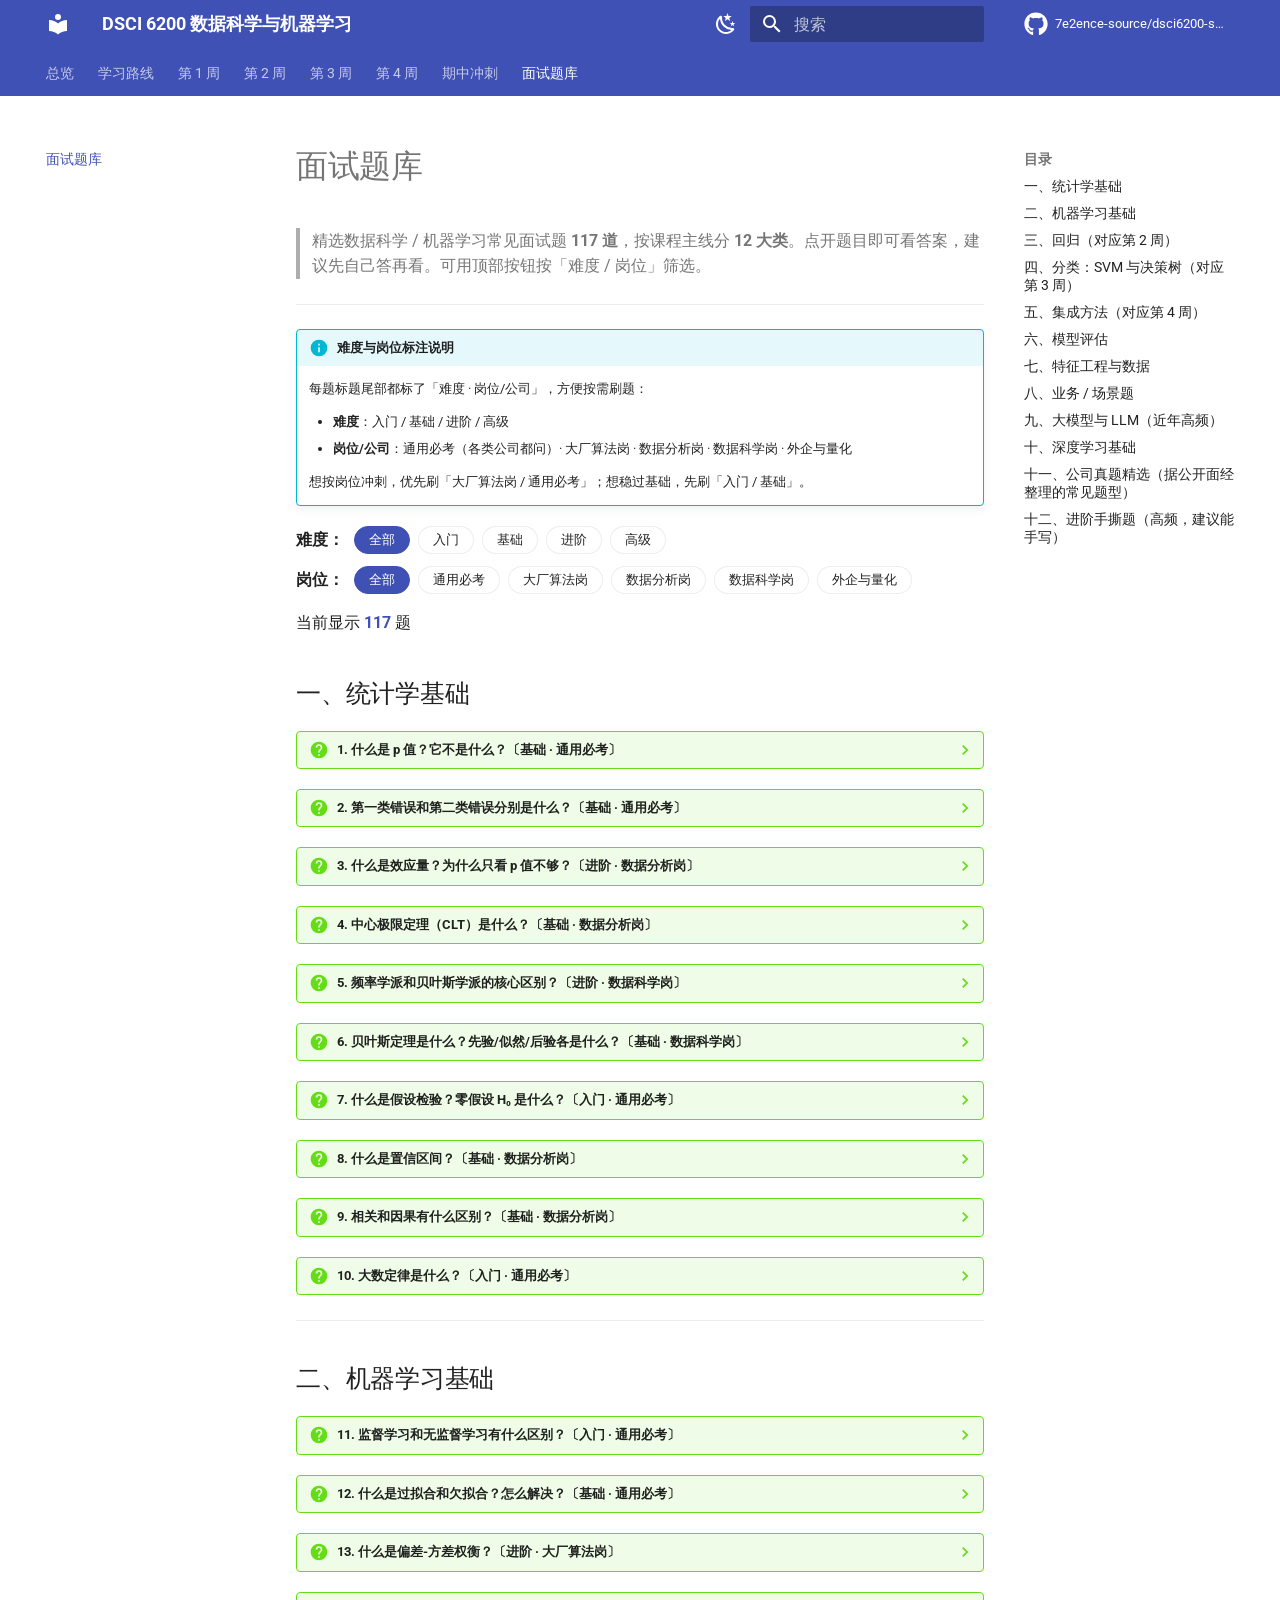
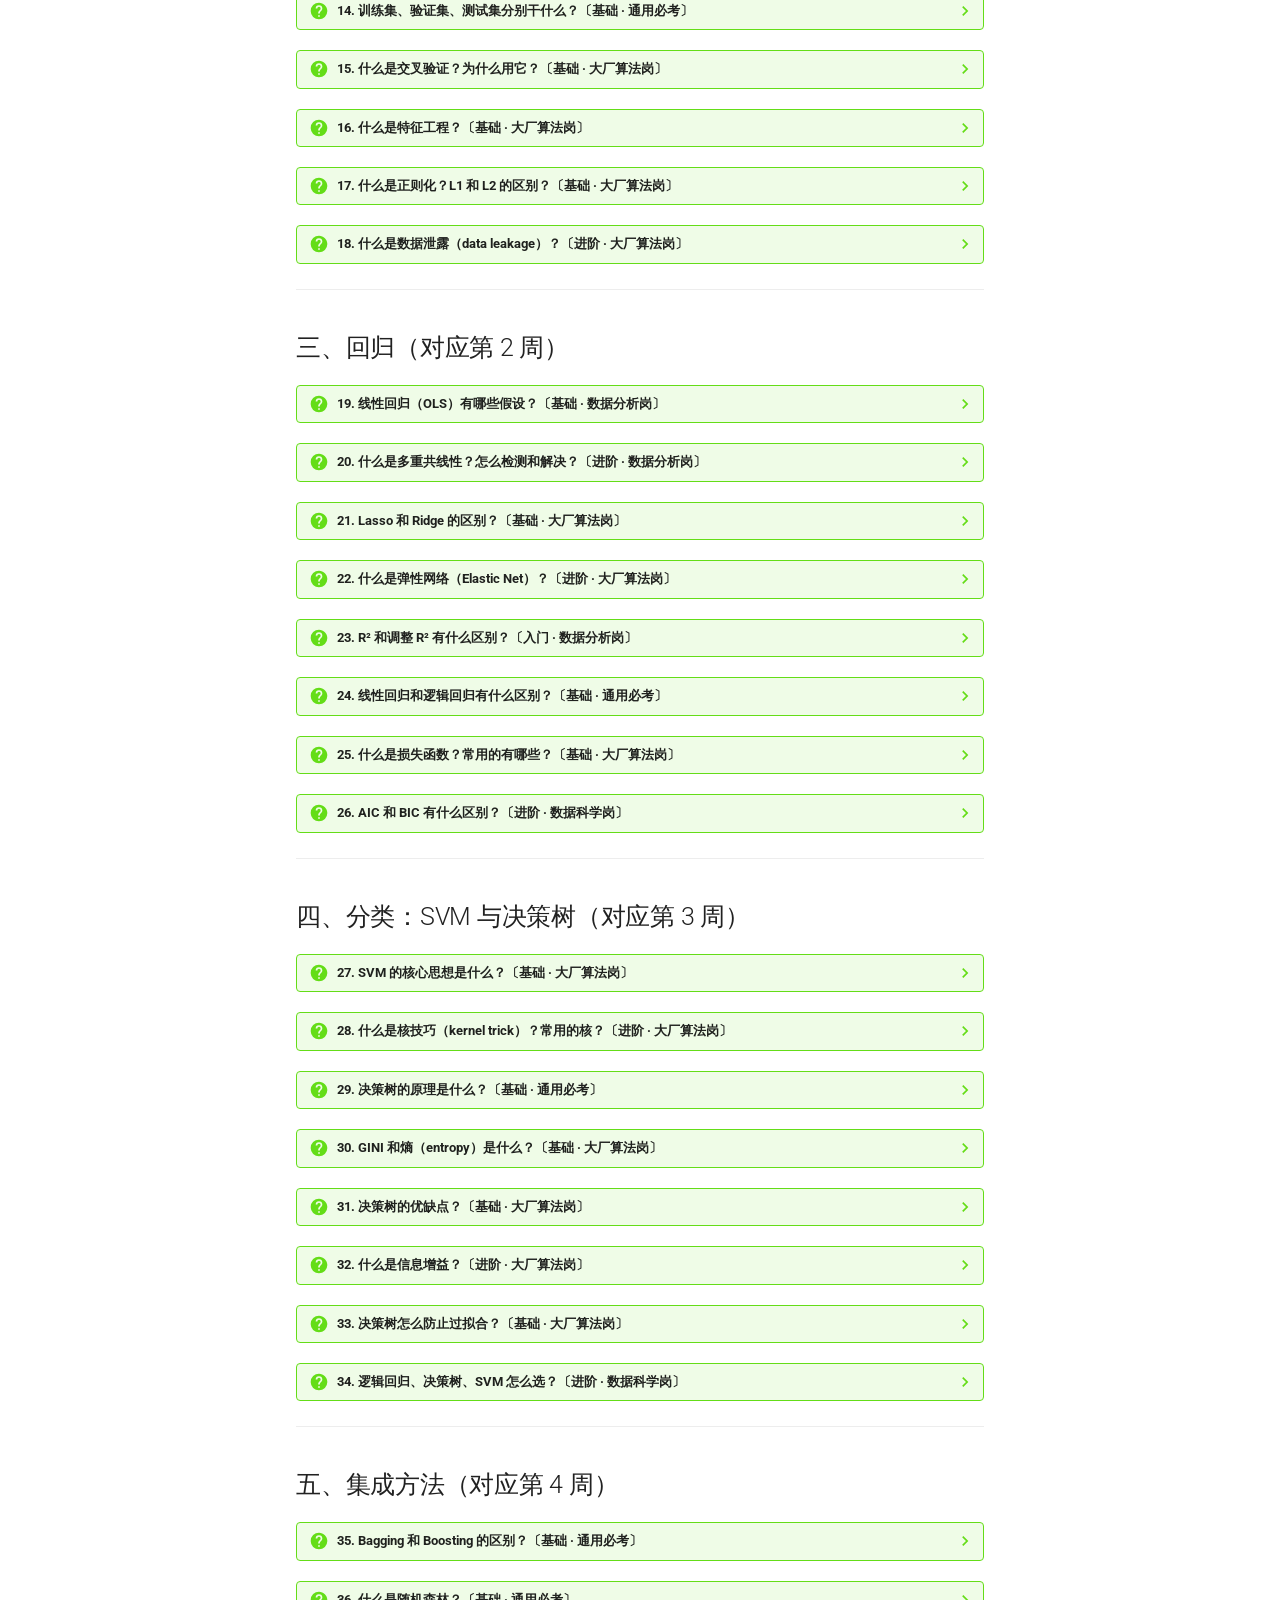
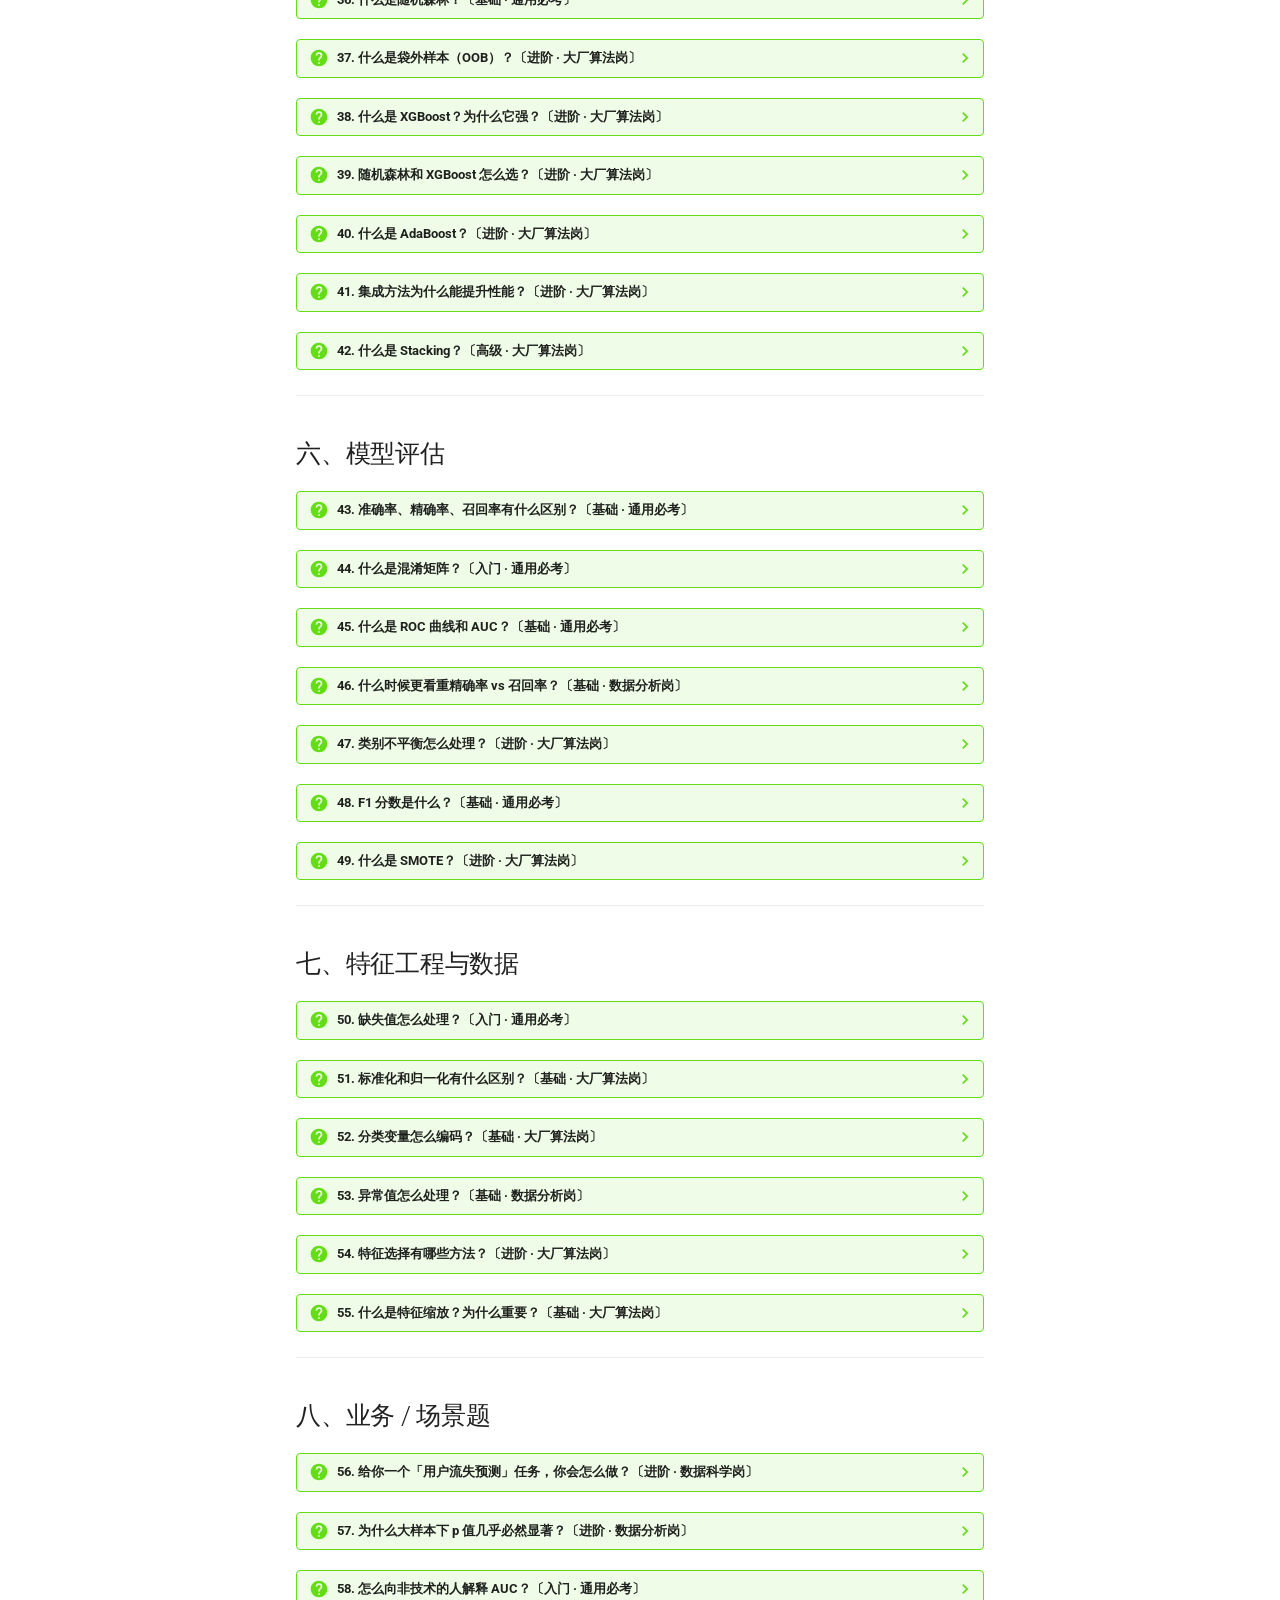
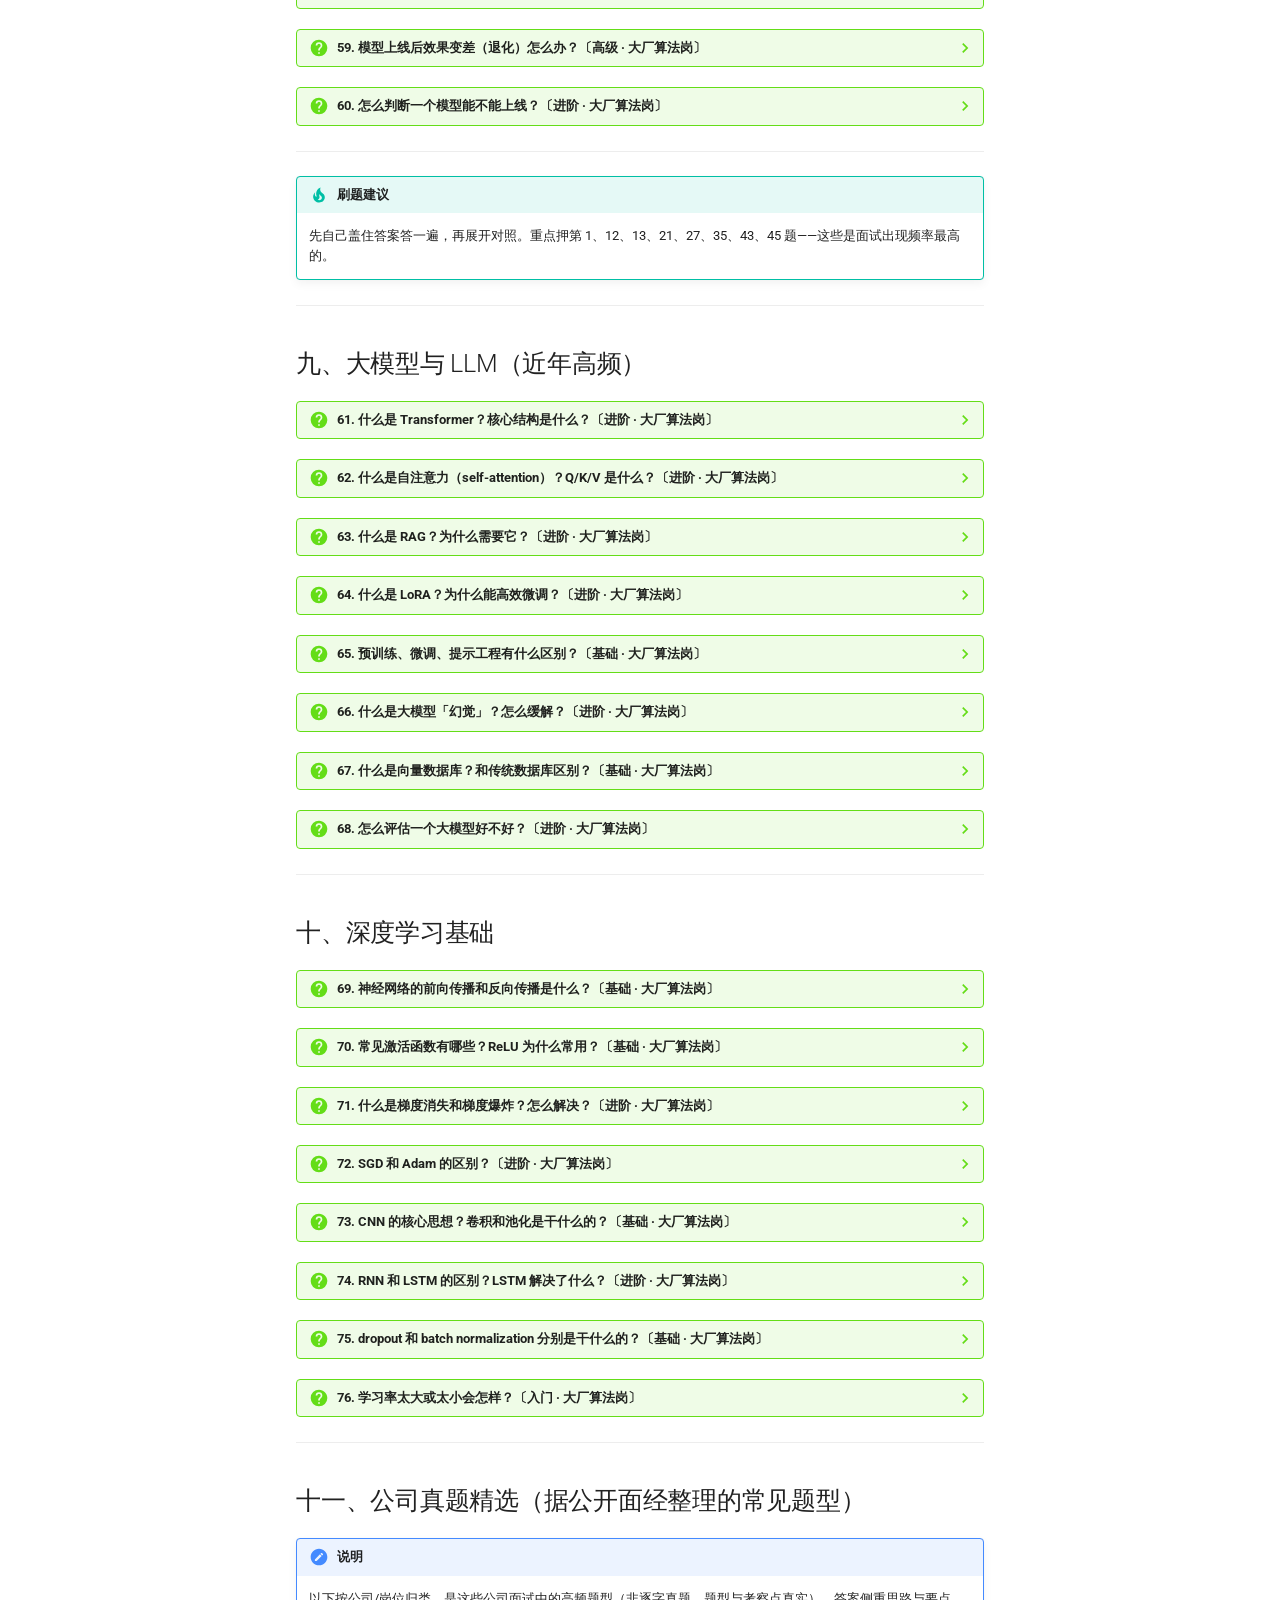
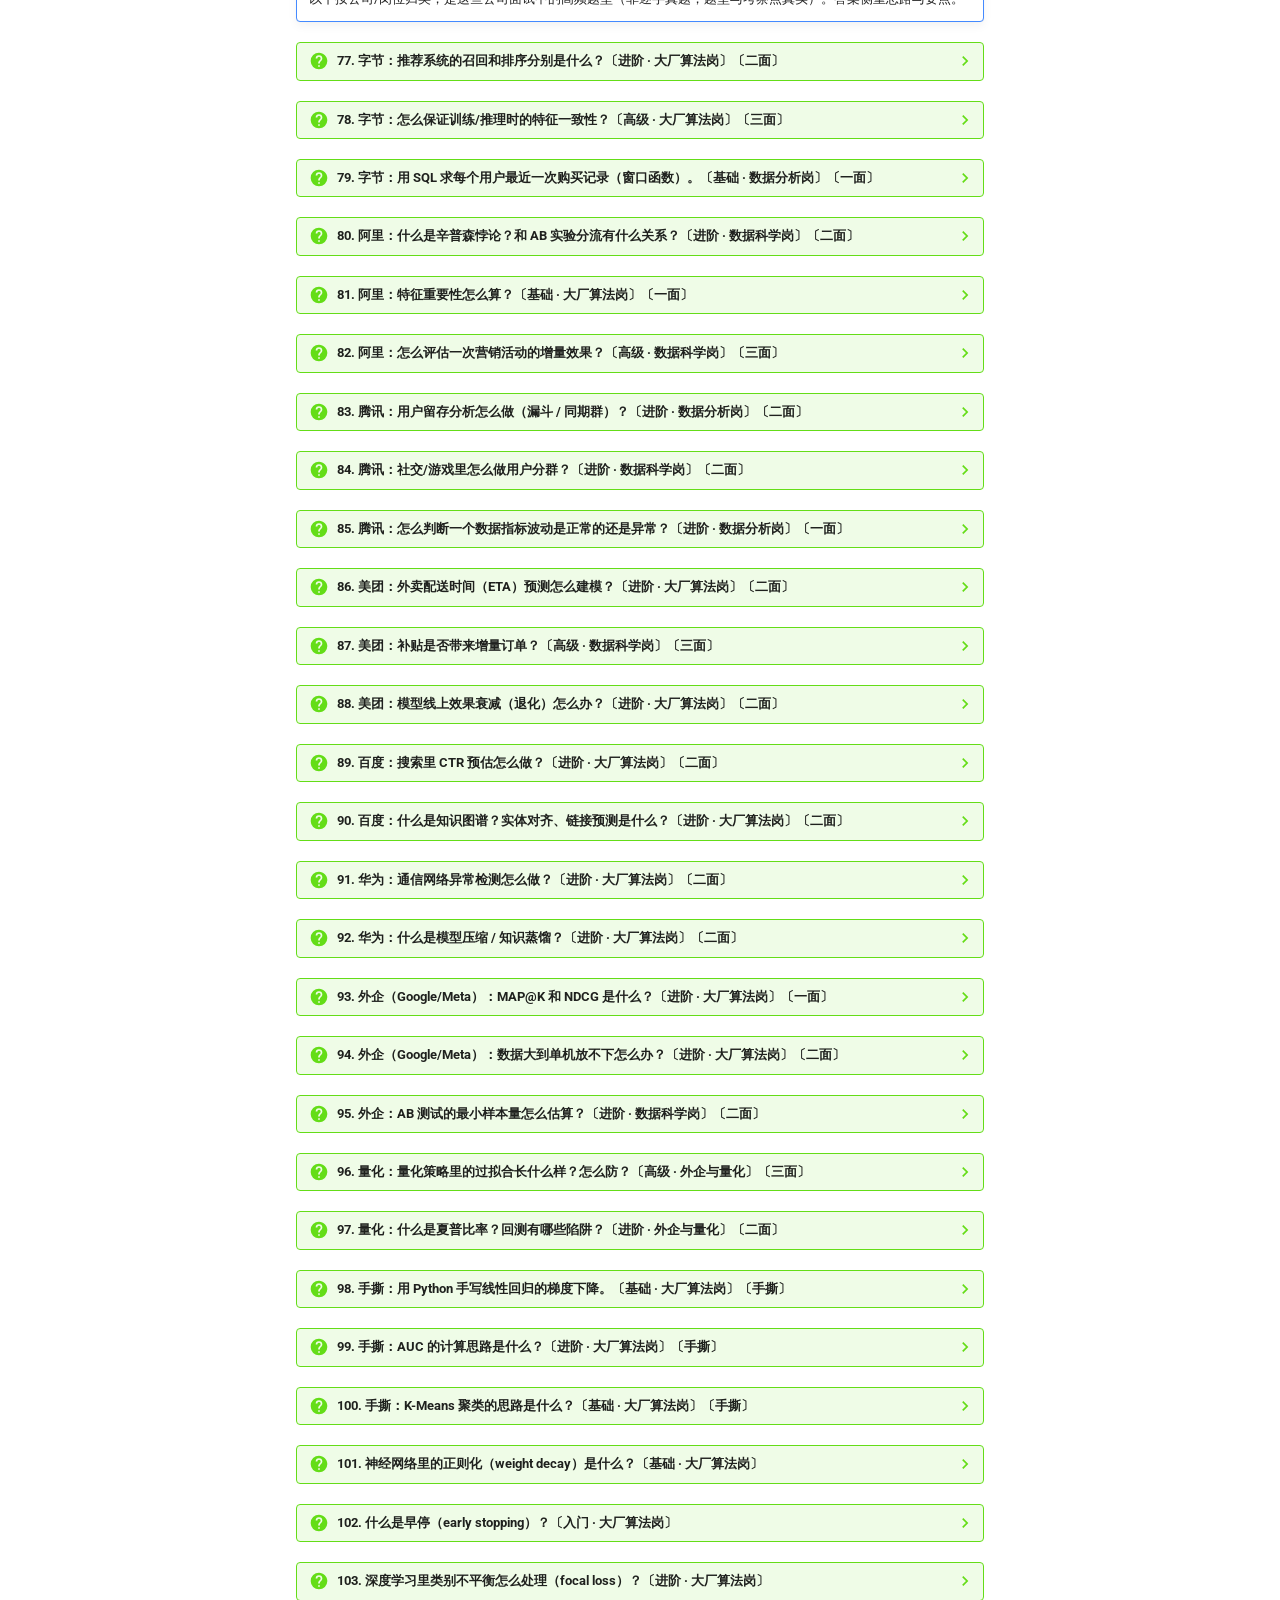
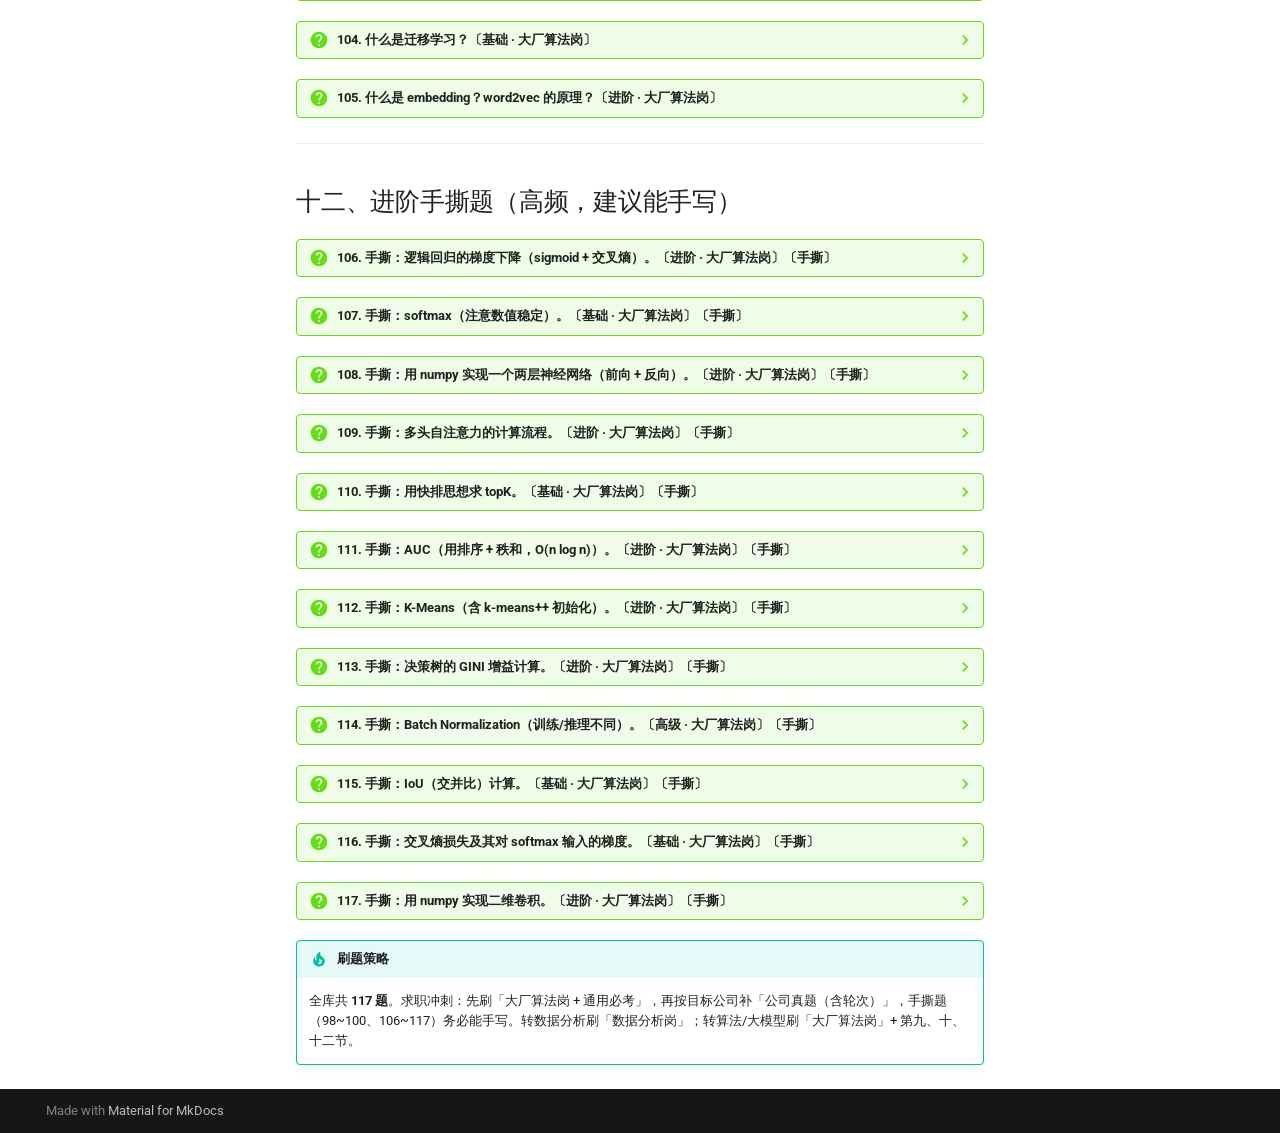
<file: interview/index.html>
<!doctype html>
<html lang="zh" class="no-js">
  <head>
    
      <meta charset="utf-8">
      <meta name="viewport" content="width=device-width,initial-scale=1">
      
        <meta name="description" content="系统化学习辅导手册（就业导向）· 覆盖第 1~4 周">
      
      
      
        <link rel="canonical" href="https://7e2ence-source.github.io/dsci6200-study-guide/interview/">
      
      
        <link rel="prev" href="../exam/">
      
      
      
        
      
      
      <link rel="icon" href="../assets/images/favicon.png">
      <meta name="generator" content="mkdocs-1.6.1, mkdocs-material-9.8.1">
    
    
      
        <title>面试题库 - DSCI 6200 数据科学与机器学习</title>
      
    
    
      <link rel="stylesheet" href="../assets/stylesheets/main.57a0d79d.min.css">
      
        
        <link rel="stylesheet" href="../assets/stylesheets/palette.fb2fffe2.min.css">
      
      


    
    
      
    
    
      
        
        
        <link rel="preconnect" href="https://fonts.gstatic.com" crossorigin>
        <link rel="stylesheet" href="https://fonts.googleapis.com/css?family=Roboto:300,300i,400,400i,700,700i%7CRoboto+Mono:400,400i,700,700i&display=fallback">
        <style>:root{--md-text-font:"Roboto";--md-code-font:"Roboto Mono"}</style>
      
    
    
      <link rel="stylesheet" href="../stylesheets/interview.css">
    
    <script>__md_scope=new URL("..",location),__md_hash=e=>[...e].reduce(((e,_)=>(e<<5)-e+_.charCodeAt(0)),0),__md_get=(e,_=localStorage,t=__md_scope)=>JSON.parse(_.getItem(t.pathname+"."+e)),__md_set=(e,_,t=localStorage,a=__md_scope)=>{try{t.setItem(a.pathname+"."+e,JSON.stringify(_))}catch(e){}}</script>
    
      

    
    
  </head>
  
  
    
    
      
    
    
    
    
    <body dir="ltr" data-md-color-scheme="default" data-md-color-primary="indigo" data-md-color-accent="indigo">
  
    
    <input class="md-toggle" data-md-toggle="drawer" type="checkbox" id="__drawer" autocomplete="off">
    <input class="md-toggle" data-md-toggle="search" type="checkbox" id="__search" autocomplete="off">
    <label class="md-overlay" for="__drawer"></label>
    <div data-md-component="skip">
      
        
        <a href="#_1" class="md-skip">
          跳转至
        </a>
      
    </div>
    <div data-md-component="announce">
      
    </div>
    
    
      

<header class="md-header" data-md-component="header">
  <nav class="md-header__inner md-grid" aria-label="页眉">
    <a href=".." title="DSCI 6200 数据科学与机器学习" class="md-header__button md-logo" aria-label="DSCI 6200 数据科学与机器学习" data-md-component="logo">
      
  
  <svg xmlns="http://www.w3.org/2000/svg" viewBox="0 0 24 24"><path d="M12 8a3 3 0 0 0 3-3 3 3 0 0 0-3-3 3 3 0 0 0-3 3 3 3 0 0 0 3 3m0 3.54C9.64 9.35 6.5 8 3 8v11c3.5 0 6.64 1.35 9 3.54 2.36-2.19 5.5-3.54 9-3.54V8c-3.5 0-6.64 1.35-9 3.54"/></svg>

    </a>
    <label class="md-header__button md-icon" for="__drawer">
      
      <svg xmlns="http://www.w3.org/2000/svg" viewBox="0 0 24 24"><path d="M3 6h18v2H3zm0 5h18v2H3zm0 5h18v2H3z"/></svg>
    </label>
    <div class="md-header__title" data-md-component="header-title">
      <div class="md-header__ellipsis">
        <div class="md-header__topic">
          <span class="md-ellipsis">
            DSCI 6200 数据科学与机器学习
          </span>
        </div>
        <div class="md-header__topic" data-md-component="header-topic">
          <span class="md-ellipsis">
            
              面试题库
            
          </span>
        </div>
      </div>
    </div>
    
      
        <form class="md-header__option" data-md-component="palette">
  
    
    
    
    <input class="md-option" data-md-color-media="(prefers-color-scheme: light)" data-md-color-scheme="default" data-md-color-primary="indigo" data-md-color-accent="indigo"  aria-label="切换到暗色模式"  type="radio" name="__palette" id="__palette_0">
    
      <label class="md-header__button md-icon" title="切换到暗色模式" for="__palette_1" hidden>
        <svg xmlns="http://www.w3.org/2000/svg" viewBox="0 0 24 24"><path d="m17.75 4.09-2.53 1.94.91 3.06-2.63-1.81-2.63 1.81.91-3.06-2.53-1.94L12.44 4l1.06-3 1.06 3zm3.5 6.91-1.64 1.25.59 1.98-1.7-1.17-1.7 1.17.59-1.98L15.75 11l2.06-.05L18.5 9l.69 1.95zm-2.28 4.95c.83-.08 1.72 1.1 1.19 1.85-.32.45-.66.87-1.08 1.27C15.17 23 8.84 23 4.94 19.07c-3.91-3.9-3.91-10.24 0-14.14.4-.4.82-.76 1.27-1.08.75-.53 1.93.36 1.85 1.19-.27 2.86.69 5.83 2.89 8.02a9.96 9.96 0 0 0 8.02 2.89m-1.64 2.02a12.08 12.08 0 0 1-7.8-3.47c-2.17-2.19-3.33-5-3.49-7.82-2.81 3.14-2.7 7.96.31 10.98 3.02 3.01 7.84 3.12 10.98.31"/></svg>
      </label>
    
  
    
    
    
    <input class="md-option" data-md-color-media="(prefers-color-scheme: dark)" data-md-color-scheme="slate" data-md-color-primary="indigo" data-md-color-accent="indigo"  aria-label="切换到亮色模式"  type="radio" name="__palette" id="__palette_1">
    
      <label class="md-header__button md-icon" title="切换到亮色模式" for="__palette_0" hidden>
        <svg xmlns="http://www.w3.org/2000/svg" viewBox="0 0 24 24"><path d="M12 7a5 5 0 0 1 5 5 5 5 0 0 1-5 5 5 5 0 0 1-5-5 5 5 0 0 1 5-5m0 2a3 3 0 0 0-3 3 3 3 0 0 0 3 3 3 3 0 0 0 3-3 3 3 0 0 0-3-3m0-7 2.39 3.42C13.65 5.15 12.84 5 12 5s-1.65.15-2.39.42zM3.34 7l4.16-.35A7.2 7.2 0 0 0 5.94 8.5c-.44.74-.69 1.5-.83 2.29zm.02 10 1.76-3.77a7.131 7.131 0 0 0 2.38 4.14zM20.65 7l-1.77 3.79a7.02 7.02 0 0 0-2.38-4.15zm-.01 10-4.14.36c.59-.51 1.12-1.14 1.54-1.86.42-.73.69-1.5.83-2.29zM12 22l-2.41-3.44c.74.27 1.55.44 2.41.44.82 0 1.63-.17 2.37-.44z"/></svg>
      </label>
    
  
</form>
      
    
    
      <script>var palette=__md_get("__palette");if(palette&&palette.color){if("(prefers-color-scheme)"===palette.color.media){var media=matchMedia("(prefers-color-scheme: light)"),input=document.querySelector(media.matches?"[data-md-color-media='(prefers-color-scheme: light)']":"[data-md-color-media='(prefers-color-scheme: dark)']");palette.color.media=input.getAttribute("data-md-color-media"),palette.color.scheme=input.getAttribute("data-md-color-scheme"),palette.color.primary=input.getAttribute("data-md-color-primary"),palette.color.accent=input.getAttribute("data-md-color-accent")}for(var[key,value]of Object.entries(palette.color))document.body.setAttribute("data-md-color-"+key,value)}</script>
    
    
    
      
      
        <label class="md-header__button md-icon" for="__search">
          
          <svg xmlns="http://www.w3.org/2000/svg" viewBox="0 0 24 24"><path d="M9.5 3A6.5 6.5 0 0 1 16 9.5c0 1.61-.59 3.09-1.56 4.23l.27.27h.79l5 5-1.5 1.5-5-5v-.79l-.27-.27A6.52 6.52 0 0 1 9.5 16 6.5 6.5 0 0 1 3 9.5 6.5 6.5 0 0 1 9.5 3m0 2C7 5 5 7 5 9.5S7 14 9.5 14 14 12 14 9.5 12 5 9.5 5"/></svg>
        </label>
        <div class="md-search" data-md-component="search" role="dialog">
  <label class="md-search__overlay" for="__search"></label>
  <div class="md-search__inner" role="search">
    <form class="md-search__form" name="search">
      <input type="text" class="md-search__input" name="query" aria-label="搜索" placeholder="搜索" autocapitalize="off" autocorrect="off" autocomplete="off" spellcheck="false" data-md-component="search-query" required>
      <label class="md-search__icon md-icon" for="__search">
        
        <svg xmlns="http://www.w3.org/2000/svg" viewBox="0 0 24 24"><path d="M9.5 3A6.5 6.5 0 0 1 16 9.5c0 1.61-.59 3.09-1.56 4.23l.27.27h.79l5 5-1.5 1.5-5-5v-.79l-.27-.27A6.52 6.52 0 0 1 9.5 16 6.5 6.5 0 0 1 3 9.5 6.5 6.5 0 0 1 9.5 3m0 2C7 5 5 7 5 9.5S7 14 9.5 14 14 12 14 9.5 12 5 9.5 5"/></svg>
        
        <svg xmlns="http://www.w3.org/2000/svg" viewBox="0 0 24 24"><path d="M20 11v2H8l5.5 5.5-1.42 1.42L4.16 12l7.92-7.92L13.5 5.5 8 11z"/></svg>
      </label>
      <nav class="md-search__options" aria-label="查找">
        
          <a href="javascript:void(0)" class="md-search__icon md-icon" title="分享" aria-label="分享" data-clipboard data-clipboard-text="" data-md-component="search-share" tabindex="-1">
            
            <svg xmlns="http://www.w3.org/2000/svg" viewBox="0 0 24 24"><path d="M18 16.08c-.76 0-1.44.3-1.96.77L8.91 12.7c.05-.23.09-.46.09-.7s-.04-.47-.09-.7l7.05-4.11c.54.5 1.25.81 2.04.81a3 3 0 0 0 3-3 3 3 0 0 0-3-3 3 3 0 0 0-3 3c0 .24.04.47.09.7L8.04 9.81C7.5 9.31 6.79 9 6 9a3 3 0 0 0-3 3 3 3 0 0 0 3 3c.79 0 1.5-.31 2.04-.81l7.12 4.15c-.05.21-.08.43-.08.66 0 1.61 1.31 2.91 2.92 2.91s2.92-1.3 2.92-2.91A2.92 2.92 0 0 0 18 16.08"/></svg>
          </a>
        
        <button type="reset" class="md-search__icon md-icon" title="清空当前内容" aria-label="清空当前内容" tabindex="-1">
          
          <svg xmlns="http://www.w3.org/2000/svg" viewBox="0 0 24 24"><path d="M19 6.41 17.59 5 12 10.59 6.41 5 5 6.41 10.59 12 5 17.59 6.41 19 12 13.41 17.59 19 19 17.59 13.41 12z"/></svg>
        </button>
      </nav>
      
        <div class="md-search__suggest" data-md-component="search-suggest"></div>
      
    </form>
    <div class="md-search__output">
      <div class="md-search__scrollwrap" tabindex="0" data-md-scrollfix>
        <div class="md-search-result" data-md-component="search-result">
          <div class="md-search-result__meta">
            正在初始化搜索引擎
          </div>
          <ol class="md-search-result__list" role="presentation"></ol>
        </div>
      </div>
    </div>
  </div>
</div>
      
    
    
      <div class="md-header__source">
        <a href="https://github.com/7e2ence-source/dsci6200-study-guide" title="前往仓库" class="md-source" data-md-component="source">
  <div class="md-source__icon md-icon">
    
    <svg xmlns="http://www.w3.org/2000/svg" viewBox="0 0 512 512"><!--! Font Awesome Free 7.1.0 by @fontawesome - https://fontawesome.com License - https://fontawesome.com/license/free (Icons: CC BY 4.0, Fonts: SIL OFL 1.1, Code: MIT License) Copyright 2025 Fonticons, Inc.--><path d="M173.9 397.4c0 2-2.3 3.6-5.2 3.6-3.3.3-5.6-1.3-5.6-3.6 0-2 2.3-3.6 5.2-3.6 3-.3 5.6 1.3 5.6 3.6m-31.1-4.5c-.7 2 1.3 4.3 4.3 4.9 2.6 1 5.6 0 6.2-2s-1.3-4.3-4.3-5.2c-2.6-.7-5.5.3-6.2 2.3m44.2-1.7c-2.9.7-4.9 2.6-4.6 4.9.3 2 2.9 3.3 5.9 2.6 2.9-.7 4.9-2.6 4.6-4.6-.3-1.9-3-3.2-5.9-2.9M252.8 8C114.1 8 8 113.3 8 252c0 110.9 69.8 205.8 169.5 239.2 12.8 2.3 17.3-5.6 17.3-12.1 0-6.2-.3-40.4-.3-61.4 0 0-70 15-84.7-29.8 0 0-11.4-29.1-27.8-36.6 0 0-22.9-15.7 1.6-15.4 0 0 24.9 2 38.6 25.8 21.9 38.6 58.6 27.5 72.9 20.9 2.3-16 8.8-27.1 16-33.7-55.9-6.2-112.3-14.3-112.3-110.5 0-27.5 7.6-41.3 23.6-58.9-2.6-6.5-11.1-33.3 2.6-67.9 20.9-6.5 69 27 69 27 20-5.6 41.5-8.5 62.8-8.5s42.8 2.9 62.8 8.5c0 0 48.1-33.6 69-27 13.7 34.7 5.2 61.4 2.6 67.9 16 17.7 25.8 31.5 25.8 58.9 0 96.5-58.9 104.2-114.8 110.5 9.2 7.9 17 22.9 17 46.4 0 33.7-.3 75.4-.3 83.6 0 6.5 4.6 14.4 17.3 12.1C436.2 457.8 504 362.9 504 252 504 113.3 391.5 8 252.8 8M105.2 352.9c-1.3 1-1 3.3.7 5.2 1.6 1.6 3.9 2.3 5.2 1 1.3-1 1-3.3-.7-5.2-1.6-1.6-3.9-2.3-5.2-1m-10.8-8.1c-.7 1.3.3 2.9 2.3 3.9 1.6 1 3.6.7 4.3-.7.7-1.3-.3-2.9-2.3-3.9-2-.6-3.6-.3-4.3.7m32.4 35.6c-1.6 1.3-1 4.3 1.3 6.2 2.3 2.3 5.2 2.6 6.5 1 1.3-1.3.7-4.3-1.3-6.2-2.2-2.3-5.2-2.6-6.5-1m-11.4-14.7c-1.6 1-1.6 3.6 0 5.9s4.3 3.3 5.6 2.3c1.6-1.3 1.6-3.9 0-6.2-1.4-2.3-4-3.3-5.6-2"/></svg>
  </div>
  <div class="md-source__repository">
    7e2ence-source/dsci6200-study-guide
  </div>
</a>
      </div>
    
  </nav>
  
</header>
    
    <div class="md-container" data-md-component="container">
      
      
        
          
            
<nav class="md-tabs" aria-label="标签" data-md-component="tabs">
  <div class="md-grid">
    <ul class="md-tabs__list">
      
        
  
  
  
  
    <li class="md-tabs__item">
      <a href=".." class="md-tabs__link">
        
  
  
    
  
  总览

      </a>
    </li>
  

      
        
  
  
  
  
    <li class="md-tabs__item">
      <a href="../route/" class="md-tabs__link">
        
  
  
    
  
  学习路线

      </a>
    </li>
  

      
        
  
  
  
  
    <li class="md-tabs__item">
      <a href="../week1/" class="md-tabs__link">
        
  
  
    
  
  第 1 周

      </a>
    </li>
  

      
        
  
  
  
  
    <li class="md-tabs__item">
      <a href="../week2/" class="md-tabs__link">
        
  
  
    
  
  第 2 周

      </a>
    </li>
  

      
        
  
  
  
  
    <li class="md-tabs__item">
      <a href="../week3/" class="md-tabs__link">
        
  
  
    
  
  第 3 周

      </a>
    </li>
  

      
        
  
  
  
  
    <li class="md-tabs__item">
      <a href="../week4/" class="md-tabs__link">
        
  
  
    
  
  第 4 周

      </a>
    </li>
  

      
        
  
  
  
  
    <li class="md-tabs__item">
      <a href="../exam/" class="md-tabs__link">
        
  
  
    
  
  期中冲刺

      </a>
    </li>
  

      
        
  
  
  
    
  
  
    <li class="md-tabs__item md-tabs__item--active">
      <a href="./" class="md-tabs__link">
        
  
  
    
  
  面试题库

      </a>
    </li>
  

      
    </ul>
  </div>
</nav>
          
        
      
      <main class="md-main" data-md-component="main">
        <div class="md-main__inner md-grid">
          
            
              
              <div class="md-sidebar md-sidebar--primary" data-md-component="sidebar" data-md-type="navigation" >
                <div class="md-sidebar__scrollwrap">
                  <div class="md-sidebar__inner">
                    


  


<nav class="md-nav md-nav--primary md-nav--lifted" aria-label="导航栏" data-md-level="0">
  <label class="md-nav__title" for="__drawer">
    <a href=".." title="DSCI 6200 数据科学与机器学习" class="md-nav__button md-logo" aria-label="DSCI 6200 数据科学与机器学习" data-md-component="logo">
      
  
  <svg xmlns="http://www.w3.org/2000/svg" viewBox="0 0 24 24"><path d="M12 8a3 3 0 0 0 3-3 3 3 0 0 0-3-3 3 3 0 0 0-3 3 3 3 0 0 0 3 3m0 3.54C9.64 9.35 6.5 8 3 8v11c3.5 0 6.64 1.35 9 3.54 2.36-2.19 5.5-3.54 9-3.54V8c-3.5 0-6.64 1.35-9 3.54"/></svg>

    </a>
    DSCI 6200 数据科学与机器学习
  </label>
  
    <div class="md-nav__source">
      <a href="https://github.com/7e2ence-source/dsci6200-study-guide" title="前往仓库" class="md-source" data-md-component="source">
  <div class="md-source__icon md-icon">
    
    <svg xmlns="http://www.w3.org/2000/svg" viewBox="0 0 512 512"><!--! Font Awesome Free 7.1.0 by @fontawesome - https://fontawesome.com License - https://fontawesome.com/license/free (Icons: CC BY 4.0, Fonts: SIL OFL 1.1, Code: MIT License) Copyright 2025 Fonticons, Inc.--><path d="M173.9 397.4c0 2-2.3 3.6-5.2 3.6-3.3.3-5.6-1.3-5.6-3.6 0-2 2.3-3.6 5.2-3.6 3-.3 5.6 1.3 5.6 3.6m-31.1-4.5c-.7 2 1.3 4.3 4.3 4.9 2.6 1 5.6 0 6.2-2s-1.3-4.3-4.3-5.2c-2.6-.7-5.5.3-6.2 2.3m44.2-1.7c-2.9.7-4.9 2.6-4.6 4.9.3 2 2.9 3.3 5.9 2.6 2.9-.7 4.9-2.6 4.6-4.6-.3-1.9-3-3.2-5.9-2.9M252.8 8C114.1 8 8 113.3 8 252c0 110.9 69.8 205.8 169.5 239.2 12.8 2.3 17.3-5.6 17.3-12.1 0-6.2-.3-40.4-.3-61.4 0 0-70 15-84.7-29.8 0 0-11.4-29.1-27.8-36.6 0 0-22.9-15.7 1.6-15.4 0 0 24.9 2 38.6 25.8 21.9 38.6 58.6 27.5 72.9 20.9 2.3-16 8.8-27.1 16-33.7-55.9-6.2-112.3-14.3-112.3-110.5 0-27.5 7.6-41.3 23.6-58.9-2.6-6.5-11.1-33.3 2.6-67.9 20.9-6.5 69 27 69 27 20-5.6 41.5-8.5 62.8-8.5s42.8 2.9 62.8 8.5c0 0 48.1-33.6 69-27 13.7 34.7 5.2 61.4 2.6 67.9 16 17.7 25.8 31.5 25.8 58.9 0 96.5-58.9 104.2-114.8 110.5 9.2 7.9 17 22.9 17 46.4 0 33.7-.3 75.4-.3 83.6 0 6.5 4.6 14.4 17.3 12.1C436.2 457.8 504 362.9 504 252 504 113.3 391.5 8 252.8 8M105.2 352.9c-1.3 1-1 3.3.7 5.2 1.6 1.6 3.9 2.3 5.2 1 1.3-1 1-3.3-.7-5.2-1.6-1.6-3.9-2.3-5.2-1m-10.8-8.1c-.7 1.3.3 2.9 2.3 3.9 1.6 1 3.6.7 4.3-.7.7-1.3-.3-2.9-2.3-3.9-2-.6-3.6-.3-4.3.7m32.4 35.6c-1.6 1.3-1 4.3 1.3 6.2 2.3 2.3 5.2 2.6 6.5 1 1.3-1.3.7-4.3-1.3-6.2-2.2-2.3-5.2-2.6-6.5-1m-11.4-14.7c-1.6 1-1.6 3.6 0 5.9s4.3 3.3 5.6 2.3c1.6-1.3 1.6-3.9 0-6.2-1.4-2.3-4-3.3-5.6-2"/></svg>
  </div>
  <div class="md-source__repository">
    7e2ence-source/dsci6200-study-guide
  </div>
</a>
    </div>
  
  <ul class="md-nav__list" data-md-scrollfix>
    
      
      
  
  
  
  
    <li class="md-nav__item">
      <a href=".." class="md-nav__link">
        
  
  
  <span class="md-ellipsis">
    
  
    总览
  

    
  </span>
  
  

      </a>
    </li>
  

    
      
      
  
  
  
  
    <li class="md-nav__item">
      <a href="../route/" class="md-nav__link">
        
  
  
  <span class="md-ellipsis">
    
  
    学习路线
  

    
  </span>
  
  

      </a>
    </li>
  

    
      
      
  
  
  
  
    <li class="md-nav__item">
      <a href="../week1/" class="md-nav__link">
        
  
  
  <span class="md-ellipsis">
    
  
    第 1 周
  

    
  </span>
  
  

      </a>
    </li>
  

    
      
      
  
  
  
  
    <li class="md-nav__item">
      <a href="../week2/" class="md-nav__link">
        
  
  
  <span class="md-ellipsis">
    
  
    第 2 周
  

    
  </span>
  
  

      </a>
    </li>
  

    
      
      
  
  
  
  
    <li class="md-nav__item">
      <a href="../week3/" class="md-nav__link">
        
  
  
  <span class="md-ellipsis">
    
  
    第 3 周
  

    
  </span>
  
  

      </a>
    </li>
  

    
      
      
  
  
  
  
    <li class="md-nav__item">
      <a href="../week4/" class="md-nav__link">
        
  
  
  <span class="md-ellipsis">
    
  
    第 4 周
  

    
  </span>
  
  

      </a>
    </li>
  

    
      
      
  
  
  
  
    <li class="md-nav__item">
      <a href="../exam/" class="md-nav__link">
        
  
  
  <span class="md-ellipsis">
    
  
    期中冲刺
  

    
  </span>
  
  

      </a>
    </li>
  

    
      
      
  
  
    
  
  
  
    <li class="md-nav__item md-nav__item--active">
      
      <input class="md-nav__toggle md-toggle" type="checkbox" id="__toc">
      
      
        
      
      
        <label class="md-nav__link md-nav__link--active" for="__toc">
          
  
  
  <span class="md-ellipsis">
    
  
    面试题库
  

    
  </span>
  
  

          <span class="md-nav__icon md-icon"></span>
        </label>
      
      <a href="./" class="md-nav__link md-nav__link--active">
        
  
  
  <span class="md-ellipsis">
    
  
    面试题库
  

    
  </span>
  
  

      </a>
      
        

<nav class="md-nav md-nav--secondary" aria-label="目录">
  
  
  
    
  
  
    <label class="md-nav__title" for="__toc">
      <span class="md-nav__icon md-icon"></span>
      目录
    </label>
    <ul class="md-nav__list" data-md-component="toc" data-md-scrollfix>
      
        <li class="md-nav__item">
  <a href="#_2" class="md-nav__link">
    <span class="md-ellipsis">
      
        一、统计学基础
      
    </span>
  </a>
  
</li>
      
        <li class="md-nav__item">
  <a href="#_3" class="md-nav__link">
    <span class="md-ellipsis">
      
        二、机器学习基础
      
    </span>
  </a>
  
</li>
      
        <li class="md-nav__item">
  <a href="#2" class="md-nav__link">
    <span class="md-ellipsis">
      
        三、回归（对应第 2 周）
      
    </span>
  </a>
  
</li>
      
        <li class="md-nav__item">
  <a href="#svm-3" class="md-nav__link">
    <span class="md-ellipsis">
      
        四、分类：SVM 与决策树（对应第 3 周）
      
    </span>
  </a>
  
</li>
      
        <li class="md-nav__item">
  <a href="#4" class="md-nav__link">
    <span class="md-ellipsis">
      
        五、集成方法（对应第 4 周）
      
    </span>
  </a>
  
</li>
      
        <li class="md-nav__item">
  <a href="#_4" class="md-nav__link">
    <span class="md-ellipsis">
      
        六、模型评估
      
    </span>
  </a>
  
</li>
      
        <li class="md-nav__item">
  <a href="#_5" class="md-nav__link">
    <span class="md-ellipsis">
      
        七、特征工程与数据
      
    </span>
  </a>
  
</li>
      
        <li class="md-nav__item">
  <a href="#_6" class="md-nav__link">
    <span class="md-ellipsis">
      
        八、业务 / 场景题
      
    </span>
  </a>
  
</li>
      
        <li class="md-nav__item">
  <a href="#llm" class="md-nav__link">
    <span class="md-ellipsis">
      
        九、大模型与 LLM（近年高频）
      
    </span>
  </a>
  
</li>
      
        <li class="md-nav__item">
  <a href="#_7" class="md-nav__link">
    <span class="md-ellipsis">
      
        十、深度学习基础
      
    </span>
  </a>
  
</li>
      
        <li class="md-nav__item">
  <a href="#_8" class="md-nav__link">
    <span class="md-ellipsis">
      
        十一、公司真题精选（据公开面经整理的常见题型）
      
    </span>
  </a>
  
</li>
      
        <li class="md-nav__item">
  <a href="#_9" class="md-nav__link">
    <span class="md-ellipsis">
      
        十二、进阶手撕题（高频，建议能手写）
      
    </span>
  </a>
  
</li>
      
    </ul>
  
</nav>
      
    </li>
  

    
  </ul>
</nav>
                  </div>
                </div>
              </div>
            
            
              
              <div class="md-sidebar md-sidebar--secondary" data-md-component="sidebar" data-md-type="toc" >
                <div class="md-sidebar__scrollwrap">
                  <div class="md-sidebar__inner">
                    

<nav class="md-nav md-nav--secondary" aria-label="目录">
  
  
  
    
  
  
    <label class="md-nav__title" for="__toc">
      <span class="md-nav__icon md-icon"></span>
      目录
    </label>
    <ul class="md-nav__list" data-md-component="toc" data-md-scrollfix>
      
        <li class="md-nav__item">
  <a href="#_2" class="md-nav__link">
    <span class="md-ellipsis">
      
        一、统计学基础
      
    </span>
  </a>
  
</li>
      
        <li class="md-nav__item">
  <a href="#_3" class="md-nav__link">
    <span class="md-ellipsis">
      
        二、机器学习基础
      
    </span>
  </a>
  
</li>
      
        <li class="md-nav__item">
  <a href="#2" class="md-nav__link">
    <span class="md-ellipsis">
      
        三、回归（对应第 2 周）
      
    </span>
  </a>
  
</li>
      
        <li class="md-nav__item">
  <a href="#svm-3" class="md-nav__link">
    <span class="md-ellipsis">
      
        四、分类：SVM 与决策树（对应第 3 周）
      
    </span>
  </a>
  
</li>
      
        <li class="md-nav__item">
  <a href="#4" class="md-nav__link">
    <span class="md-ellipsis">
      
        五、集成方法（对应第 4 周）
      
    </span>
  </a>
  
</li>
      
        <li class="md-nav__item">
  <a href="#_4" class="md-nav__link">
    <span class="md-ellipsis">
      
        六、模型评估
      
    </span>
  </a>
  
</li>
      
        <li class="md-nav__item">
  <a href="#_5" class="md-nav__link">
    <span class="md-ellipsis">
      
        七、特征工程与数据
      
    </span>
  </a>
  
</li>
      
        <li class="md-nav__item">
  <a href="#_6" class="md-nav__link">
    <span class="md-ellipsis">
      
        八、业务 / 场景题
      
    </span>
  </a>
  
</li>
      
        <li class="md-nav__item">
  <a href="#llm" class="md-nav__link">
    <span class="md-ellipsis">
      
        九、大模型与 LLM（近年高频）
      
    </span>
  </a>
  
</li>
      
        <li class="md-nav__item">
  <a href="#_7" class="md-nav__link">
    <span class="md-ellipsis">
      
        十、深度学习基础
      
    </span>
  </a>
  
</li>
      
        <li class="md-nav__item">
  <a href="#_8" class="md-nav__link">
    <span class="md-ellipsis">
      
        十一、公司真题精选（据公开面经整理的常见题型）
      
    </span>
  </a>
  
</li>
      
        <li class="md-nav__item">
  <a href="#_9" class="md-nav__link">
    <span class="md-ellipsis">
      
        十二、进阶手撕题（高频，建议能手写）
      
    </span>
  </a>
  
</li>
      
    </ul>
  
</nav>
                  </div>
                </div>
              </div>
            
          
          
            <div class="md-content" data-md-component="content">
              
              <article class="md-content__inner md-typeset">
                
                  



<h1 id="_1">面试题库<a class="headerlink" href="#_1" title="Permanent link">&para;</a></h1>
<blockquote>
<p>精选数据科学 / 机器学习常见面试题 <strong>117 道</strong>，按课程主线分 <strong>12 大类</strong>。点开题目即可看答案，建议先自己答再看。可用顶部按钮按「难度 / 岗位」筛选。</p>
</blockquote>
<hr />
<div class="admonition info">
<p class="admonition-title">难度与岗位标注说明</p>
<p>每题标题尾部都标了「难度 · 岗位/公司」，方便按需刷题：</p>
<ul>
<li><strong>难度</strong>：入门 / 基础 / 进阶 / 高级</li>
<li><strong>岗位/公司</strong>：通用必考（各类公司都问）· 大厂算法岗 · 数据分析岗 · 数据科学岗 · 外企与量化</li>
</ul>
<p>想按岗位冲刺，优先刷「大厂算法岗 / 通用必考」；想稳过基础，先刷「入门 / 基础」。</p>
</div>
<div class="filter-bar">
  <span class="filter-label">难度：</span>
  <button class="diff-btn active" data-value="all">全部</button>
  <button class="diff-btn" data-value="入门">入门</button>
  <button class="diff-btn" data-value="基础">基础</button>
  <button class="diff-btn" data-value="进阶">进阶</button>
  <button class="diff-btn" data-value="高级">高级</button>
</div>
<div class="filter-bar">
  <span class="filter-label">岗位：</span>
  <button class="role-btn active" data-value="all">全部</button>
  <button class="role-btn" data-value="通用必考">通用必考</button>
  <button class="role-btn" data-value="大厂算法岗">大厂算法岗</button>
  <button class="role-btn" data-value="数据分析岗">数据分析岗</button>
  <button class="role-btn" data-value="数据科学岗">数据科学岗</button>
  <button class="role-btn" data-value="外企与量化">外企与量化</button>
</div>
<p>当前显示 <span id="q-count">117</span> 题</p>

<h2 id="_2">一、统计学基础<a class="headerlink" href="#_2" title="Permanent link">&para;</a></h2>
<details class="question">
<summary>1. 什么是 p 值？它不是什么？〔基础 · 通用必考〕</summary>
<p>p 值 = 在零假设 H₀ 为真的前提下，观察到当前数据（或更极端）的概率，即 <code>P(数据|H₀)</code>。<strong>它不是</strong>"零假设为真的概率"，也不是"结论出错的概率"。p 小只说明"数据在 H₀ 下很罕见"，于是我们倾向拒绝 H₀。</p>
</details>
<details class="question">
<summary>2. 第一类错误和第二类错误分别是什么？〔基础 · 通用必考〕</summary>
<p>第一类错误（I 型）：H₀ 为真却拒绝了它（"冤枉好人"，概率 = α，通常 0.05）。第二类错误（II 型）：H₀ 为假却没拒绝（"放过坏人"，概率 = β）。功效 power = 1 − β，即正确拒绝 H₀ 的概率。</p>
</details>
<details class="question">
<summary>3. 什么是效应量？为什么只看 p 值不够？〔进阶 · 数据分析岗〕</summary>
<p>效应量是效应"有多大"的度量（如 Cohen's d）。p 值只告诉你"效应是否可能为零"，不告诉你"效应多大"。样本极大时，再小的效应也显著，所以必须同时报告效应量。</p>
</details>
<details class="question">
<summary>4. 中心极限定理（CLT）是什么？〔基础 · 数据分析岗〕</summary>
<p>无论总体分布是什么形态，只要样本量足够大，<strong>样本均值的抽样分布</strong>就会趋近正态分布，均值逼近总体均值。这是很多统计推断的理论基础。</p>
</details>
<details class="question">
<summary>5. 频率学派和贝叶斯学派的核心区别？〔进阶 · 数据科学岗〕</summary>
<p>频率学派把概率看作"长期重复下的频率"，参数是固定未知的，靠 p 值做假设检验。贝叶斯学派把概率看作"信念程度"，参数是随机变量，用先验 + 数据更新出后验（贝叶斯定理）。</p>
</details>
<details class="question">
<summary>6. 贝叶斯定理是什么？先验/似然/后验各是什么？〔基础 · 数据科学岗〕</summary>
<p>贝叶斯定理：<code>P(假设|数据) = P(数据|假设)·P(假设) / P(数据)</code>。<strong>先验</strong> = 看到数据前对假设的信念（如发病率 1%）；<strong>似然</strong> = 假设为真时数据的概率（如敏感度 99%）；<strong>后验</strong> = 看到数据后更新的信念。</p>
</details>
<details class="question">
<summary>7. 什么是假设检验？零假设 H₀ 是什么？〔入门 · 通用必考〕</summary>
<p>假设检验是先假定一个"无效应"的零假设 H₀，再计算数据在 H₀ 下的罕见程度（p 值），若足够罕见就拒绝 H₀。H₀ 通常是"无差异、无效果、纯随机"，是"默认待证伪"的命题。</p>
</details>
<details class="question">
<summary>8. 什么是置信区间？〔基础 · 数据分析岗〕</summary>
<p>置信区间是在给定置信水平（如 95%）下，对总体参数的区间估计。95% 置信区间的意思是：若重复抽样很多次，约 95% 的区间会包含真实参数。它比单个点估计更能体现不确定性。</p>
</details>
<details class="question">
<summary>9. 相关和因果有什么区别？〔基础 · 数据分析岗〕</summary>
<p>相关只是两个变量一起变（可正可负），因果是指一个导致另一个。有相关未必有因果（可能有混淆变量、反向因果或纯巧合）。"冰激凌销量和溺水人数相关"是因为共同因素——夏天。</p>
</details>
<details class="question">
<summary>10. 大数定律是什么？〔入门 · 通用必考〕</summary>
<p>样本量越大，样本均值越接近总体期望。这就是"随机森林里 800 人猜牛重取平均最准"的原理——个体误差被平均掉。</p>
</details>
<hr />
<h2 id="_3">二、机器学习基础<a class="headerlink" href="#_3" title="Permanent link">&para;</a></h2>
<details class="question">
<summary>11. 监督学习和无监督学习有什么区别？〔入门 · 通用必考〕</summary>
<p>监督学习有标签 y（如分类、回归），目标是学 X→y 的映射。无监督学习没有标签（如聚类、降维），目标是发现数据内部结构。半监督/强化学习是延伸。</p>
</details>
<details class="question">
<summary>12. 什么是过拟合和欠拟合？怎么解决？〔基础 · 通用必考〕</summary>
<p>过拟合 = 训练集表现好、测试集差（模型背下了噪声）；欠拟合 = 训练集就差（模型太简单）。过拟合解决：加正则化、更多数据、交叉验证、降低模型复杂度、集成；欠拟合解决：加特征、用更复杂模型、减少正则化。</p>
</details>
<details class="question">
<summary>13. 什么是偏差-方差权衡？〔进阶 · 大厂算法岗〕</summary>
<p>偏差 = 因模型过简导致的系统性误差（欠拟合）；方差 = 因对训练数据敏感导致的波动（过拟合）。总误差 ≈ 偏差² + 方差 + 噪声，两者此消彼长，要找平衡点。</p>
</details>
<details class="question">
<summary>14. 训练集、验证集、测试集分别干什么？〔基础 · 通用必考〕</summary>
<p>训练集：拟合模型参数。验证集：调超参数、选模型。测试集：最终评估，<strong>只准用一次</strong>，绝不能参与训练或调参，否则评估失真（数据泄露）。</p>
</details>
<details class="question">
<summary>15. 什么是交叉验证？为什么用它？〔基础 · 大厂算法岗〕</summary>
<p>把数据分成 k 份，轮流用 k−1 份训练、1 份验证，重复 k 次取平均。它让每份数据都被验证过，评估更稳定，能防止"碰巧一次切分导致的乐观估计"。</p>
</details>
<details class="question">
<summary>16. 什么是特征工程？〔基础 · 大厂算法岗〕</summary>
<p>对原始数据做转换，构造更有信息量的输入特征（如分桶、交互、归一化、编码、聚合）。"数据和特征决定了模型上限，算法只是逼近这个上限"。</p>
</details>
<details class="question">
<summary>17. 什么是正则化？L1 和 L2 的区别？〔基础 · 大厂算法岗〕</summary>
<p>正则化是在损失函数里加惩罚项防止过拟合。L1（LASSO）加系数绝对值之和，能把系数压到 0，做特征选择；L2（Ridge）加系数平方和，让系数收缩但不为 0，缓解共线。</p>
</details>
<details class="question">
<summary>18. 什么是数据泄露（data leakage）？〔进阶 · 大厂算法岗〕</summary>
<p>模型在训练时"偷看"了不该知道的信息（如测试集标签、未来数据），导致离线评估虚高、上线失效。典型例子：先用全量数据做标准化再切分、把目标变量相关特征泄漏进训练集。</p>
</details>
<hr />
<h2 id="2">三、回归（对应第 2 周）<a class="headerlink" href="#2" title="Permanent link">&para;</a></h2>
<details class="question">
<summary>19. 线性回归（OLS）有哪些假设？〔基础 · 数据分析岗〕</summary>
<p>线性关系、误差独立、同方差、误差正态（用于推断）、自变量之间无完全多重共线性。违反会影响系数估计的稳定性和显著性检验。</p>
</details>
<details class="question">
<summary>20. 什么是多重共线性？怎么检测和解决？〔进阶 · 数据分析岗〕</summary>
<p>预测变量之间强相关，导致系数估计不稳定（符号乱跳、标准误放大）。检测：VIF（方差膨胀因子，&gt;10 提示有问题）、相关矩阵。解决：删变量、正则化（Ridge/Elastic Net）、PCA 降维。</p>
</details>
<details class="question">
<summary>21. Lasso 和 Ridge 的区别？〔基础 · 大厂算法岗〕</summary>
<p>Lasso（L1）能把系数压成 0，自动做特征选择，但共线时只随机留一个；Ridge（L2）系数收缩但不会为 0，能处理共线但删不掉变量。两者合起来就是弹性网络。</p>
</details>
<details class="question">
<summary>22. 什么是弹性网络（Elastic Net）？〔进阶 · 大厂算法岗〕</summary>
<p>损失函数同时加 L1 和 L2 惩罚（加权平均）。兼顾 Lasso 的特征选择和 Ridge 的共线稳定性，高维（p&gt;n）数据下尤其好用。</p>
</details>
<details class="question">
<summary>23. R² 和调整 R² 有什么区别？〔入门 · 数据分析岗〕</summary>
<p>R² 是"被解释方差比例"，加变量只会增大或不变，可能虚高；调整 R² 对变量个数做了惩罚，变量没用时反而下降，更适合多变量模型比较。</p>
</details>
<details class="question">
<summary>24. 线性回归和逻辑回归有什么区别？〔基础 · 通用必考〕</summary>
<p>线性回归预测连续值（如房价）；逻辑回归做分类，输出经 sigmoid 映射到 (0,1) 的概率。逻辑回归的损失是交叉熵，不是 MSE。</p>
</details>
<details class="question">
<summary>25. 什么是损失函数？常用的有哪些？〔基础 · 大厂算法岗〕</summary>
<p>损失函数衡量"预测错的代价"。回归常用 MSE（均方误差）、MAE（绝对误差）；分类常用交叉熵（cross-entropy）。模型训练就是最小化损失函数。</p>
</details>
<details class="question">
<summary>26. AIC 和 BIC 有什么区别？〔进阶 · 数据科学岗〕</summary>
<p>都是"模型复杂度惩罚"准则，值越小越好。AIC 惩罚较轻、适合预测/交叉验证；BIC 惩罚更重、更倾向选简单模型、适合估计"真实模型"；小样本推荐 AICc。</p>
</details>
<hr />
<h2 id="svm-3">四、分类：SVM 与决策树（对应第 3 周）<a class="headerlink" href="#svm-3" title="Permanent link">&para;</a></h2>
<details class="question">
<summary>27. SVM 的核心思想是什么？〔基础 · 大厂算法岗〕</summary>
<p>找一个"最大间隔"超平面把两类分开，离超平面最近的样本（支持向量）决定边界。目标是间隔越大、泛化越好。</p>
</details>
<details class="question">
<summary>28. 什么是核技巧（kernel trick）？常用的核？〔进阶 · 大厂算法岗〕</summary>
<p>低维线性不可分时，通过核函数把数据隐式映射到高维，使其线性可分，而不用显式计算高维坐标。常用：线性核、多项式核、RBF（径向基，最常用）、Sigmoid 核。</p>
</details>
<details class="question">
<summary>29. 决策树的原理是什么？〔基础 · 通用必考〕</summary>
<p>递归地选择"最能把数据分纯"的特征和切分点，把样本一层层划分，直到叶子节点。像一连串 if-else 规则。</p>
</details>
<details class="question">
<summary>30. GINI 和熵（entropy）是什么？〔基础 · 大厂算法岗〕</summary>
<p>都是衡量"不纯度"的指标，值越小越纯（全是一类时 = 0）。GINI = 1 − Σp²；熵 = −Σ p·log₂p。决策树用它来选最优切分。</p>
</details>
<details class="question">
<summary>31. 决策树的优缺点？〔基础 · 大厂算法岗〕</summary>
<p>优点：可解释、无需特征缩放、能处理非线性、对异常值稳健。缺点：容易过拟合、不稳定（对数据小变化敏感）、贪心切分可能非全局最优。</p>
</details>
<details class="question">
<summary>32. 什么是信息增益？〔进阶 · 大厂算法岗〕</summary>
<p>用某特征切分后"不纯度下降了多少"（父节点熵 − 子节点加权熵）。信息增益越大，说明这个特征越能区分样本。信息增益比（gain ratio）会除以特征本身的熵，避免偏向取值多的特征。</p>
</details>
<details class="question">
<summary>33. 决策树怎么防止过拟合？〔基础 · 大厂算法岗〕</summary>
<p>剪枝（预剪枝：限制深度/最少样本数/最少增益；后剪枝：建完再砍）、限制叶子节点数、用集成方法（随机森林）代替单棵树。</p>
</details>
<details class="question">
<summary>34. 逻辑回归、决策树、SVM 怎么选？〔进阶 · 数据科学岗〕</summary>
<p>需要强可解释/概率输出 → 逻辑回归；特征复杂非线性、要直观规则 → 决策树；中小样本高维、追求分类边界 → SVM（RBF）；大数据、追求效果 → 直接用随机森林/XGBoost。</p>
</details>
<hr />
<h2 id="4">五、集成方法（对应第 4 周）<a class="headerlink" href="#4" title="Permanent link">&para;</a></h2>
<details class="question">
<summary>35. Bagging 和 Boosting 的区别？〔基础 · 通用必考〕</summary>
<p>Bagging：并行、有放回采样、模型独立，取平均/投票，<strong>降低方差</strong>（代表：随机森林）。Boosting：顺序、给错分样本加权、后一个修前一个，<strong>降低偏差</strong>（代表：XGBoost/AdaBoost）。</p>
</details>
<details class="question">
<summary>36. 什么是随机森林？〔基础 · 通用必考〕</summary>
<p>基于 Bagging：有放回抽样生成多个子集，每个子集训一棵决策树，且每次切分只随机选一部分特征，最后投票/平均。随机性让树之间差异大，集成后更稳更准。</p>
</details>
<details class="question">
<summary>37. 什么是袋外样本（OOB）？〔进阶 · 大厂算法岗〕</summary>
<p>Bagging 有放回抽样时，每次约 37%（约 1/3）样本没被抽中，这些"袋外"样本可当作免费验证集，用来估模型误差或特征重要性。</p>
</details>
<details class="question">
<summary>38. 什么是 XGBoost？为什么它强？〔进阶 · 大厂算法岗〕</summary>
<p>梯度提升树的工程实现：正则化防过拟合、自动处理缺失值、支持并行、二阶导数加速、早停等。因其在 Kaggle 竞赛的统治力而出名。</p>
</details>
<details class="question">
<summary>39. 随机森林和 XGBoost 怎么选？〔进阶 · 大厂算法岗〕</summary>
<p>小数据/要快速稳的基线 → 随机森林（少调参）；大数据/追求极致精度 → XGBoost（可调性强）。时间紧先上随机森林，有精力再上 XGBoost 调优。</p>
</details>
<details class="question">
<summary>40. 什么是 AdaBoost？〔进阶 · 大厂算法岗〕</summary>
<p>自适应提升：每个弱学习器是"决策树桩"（只切一次），每轮提高上一轮分错样本的权重。缺点是怕噪声和异常值，大样本比 XGBoost 慢。</p>
</details>
<details class="question">
<summary>41. 集成方法为什么能提升性能？〔进阶 · 大厂算法岗〕</summary>
<p>单个模型有偏差或方差，多个"多样且独立"的模型取平均/投票能相互抵消误差（大数定律）。前提是基模型要足够多样，否则"一群想得一样的人等于没想"。</p>
</details>
<details class="question">
<summary>42. 什么是 Stacking？〔高级 · 大厂算法岗〕</summary>
<p>把多个不同模型的预测结果作为新特征，再训练一个元模型（meta-model）做最终预测，是"模型的集成"。比简单的投票/平均更灵活。</p>
</details>
<hr />
<h2 id="_4">六、模型评估<a class="headerlink" href="#_4" title="Permanent link">&para;</a></h2>
<details class="question">
<summary>43. 准确率、精确率、召回率有什么区别？〔基础 · 通用必考〕</summary>
<p>准确率 = 总正确率；精确率 = TP/(TP+FP)，"判为阳里有多少真阳"；召回率 = TP/(TP+FN)，"真阳里抓出多少"。类别不平衡时准确率会骗人。</p>
</details>
<details class="question">
<summary>44. 什么是混淆矩阵？〔入门 · 通用必考〕</summary>
<p>2×2 表格：TP（真阳）、FP（假阳）、FN（假阴）、TN（真阴），是精确率/召回率/AUC 等指标的基础。</p>
</details>
<details class="question">
<summary>45. 什么是 ROC 曲线和 AUC？〔基础 · 通用必考〕</summary>
<p>ROC 以假阳率（1−特异度）为横轴、真阳率（敏感度）为纵轴，随阈值变化画出曲线。AUC 是曲线下面积，0.5 是瞎猜、1 是完美，衡量模型"把正例排在负例前面"的整体能力，与阈值无关。</p>
</details>
<details class="question">
<summary>46. 什么时候更看重精确率 vs 召回率？〔基础 · 数据分析岗〕</summary>
<p>看重精确率：误报代价高（垃圾邮件别误删、抓人别冤枉）。看重召回率：漏报代价高（癌症筛查、欺诈识别宁错不漏）。</p>
</details>
<details class="question">
<summary>47. 类别不平衡怎么处理？〔进阶 · 大厂算法岗〕</summary>
<p>重采样（过采样/欠采样，如 SMOTE）、类别权重、换评估指标（用 AUC/F1 而非准确率）、用对不平衡更稳健的模型。</p>
</details>
<details class="question">
<summary>48. F1 分数是什么？〔基础 · 通用必考〕</summary>
<p>精确率和召回率的调和平均：<code>F1 = 2·P·R/(P+R)</code>，两者都高时 F1 才高，适合不平衡数据下的单一指标。</p>
</details>
<details class="question">
<summary>49. 什么是 SMOTE？〔进阶 · 大厂算法岗〕</summary>
<p>合成少数类过采样：在少数类样本之间插值生成新样本，比简单复制样本更能缓解过拟合，是处理不平衡的常用手段。</p>
</details>
<hr />
<h2 id="_5">七、特征工程与数据<a class="headerlink" href="#_5" title="Permanent link">&para;</a></h2>
<details class="question">
<summary>50. 缺失值怎么处理？〔入门 · 通用必考〕</summary>
<p>删（缺失太多）、填充（均值/中位数/众数/前后值）、用模型预测填充、或保留缺失并加"是否缺失"标志。树模型天然能处理缺失，XGBoost 内置。</p>
</details>
<details class="question">
<summary>51. 标准化和归一化有什么区别？〔基础 · 大厂算法岗〕</summary>
<p>标准化（z-score）：减均值除标准差，结果服从均值 0 方差 1；归一化（min-max）：缩放到 [0,1]。对基于距离/梯度的模型（SVM、神经网络、正则化回归）通常必须做；树模型不需要。</p>
</details>
<details class="question">
<summary>52. 分类变量怎么编码？〔基础 · 大厂算法岗〕</summary>
<p>One-hot（独热）：每个类别一列，适合无序类别、树/线性都可用，但类别多时会爆炸。Label（标签）：映射成整数，适合有序类别，但线性模型会把顺序当数值含义。</p>
</details>
<details class="question">
<summary>53. 异常值怎么处理？〔基础 · 数据分析岗〕</summary>
<p>先识别（箱线图、3σ、孤立森林），再决定：删除、截断（winsorize）、变换（log）、或用对异常值稳健的模型（树模型）。不能无脑删，可能是有意义的事件。</p>
</details>
<details class="question">
<summary>54. 特征选择有哪些方法？〔进阶 · 大厂算法岗〕</summary>
<p>过滤法（Filter，如方差、相关性）、包裹法（Wrapper，如递归消除 RFE）、嵌入法（Embedded，如 Lasso、树模型的特征重要性）。Lasso 是最省事的嵌入式选择。</p>
</details>
<details class="question">
<summary>55. 什么是特征缩放？为什么重要？〔基础 · 大厂算法岗〕</summary>
<p>把不同量纲的特征拉到同一尺度。若不缩放，梯度下降收敛慢、距离类算法被大数值特征主导、正则化惩罚不公平。</p>
</details>
<hr />
<h2 id="_6">八、业务 / 场景题<a class="headerlink" href="#_6" title="Permanent link">&para;</a></h2>
<details class="question">
<summary>56. 给你一个「用户流失预测」任务，你会怎么做？〔进阶 · 数据科学岗〕</summary>
<p>按 CRISP-DM：业务理解（定义流失、定目标）→ 数据理解（行为/画像）→ 数据准备（清洗、特征工程、切分）→ 建模（先逻辑回归打基线，再上 XGBoost）→ 评估（AUC + 业务 ROI）→ 部署（打分 + 对高流失风险用户营销干预）。</p>
</details>
<details class="question">
<summary>57. 为什么大样本下 p 值几乎必然显著？〔进阶 · 数据分析岗〕</summary>
<p>p 值依赖标准误，标准误 = σ/√n，n 越大标准误越小、统计量越大、p 越小。所以再小的真实差异，样本一多就"显著"——p 值被样本量绑架，这时更该看效应量。</p>
</details>
<details class="question">
<summary>58. 怎么向非技术的人解释 AUC？〔入门 · 通用必考〕</summary>
<p>"AUC 是模型分辨好坏的能力：随机抽一个'好用户'和一个'坏用户'，模型把好用户排在前面概率。0.5 是瞎猜，0.9 是很会分辨。"</p>
</details>
<details class="question">
<summary>59. 模型上线后效果变差（退化）怎么办？〔高级 · 大厂算法岗〕</summary>
<p>排查数据分布漂移（特征分布变了）、概念漂移（规律变了）、数据泄露/特征失效、标签质量问题；然后重训、监控 + 预警、做线上 A/B、必要时加自动化重训。</p>
</details>
<details class="question">
<summary>60. 怎么判断一个模型能不能上线？〔进阶 · 大厂算法岗〕</summary>
<p>看四件事：① 离线指标（AUC/精确率/召回率）达标且经交叉验证稳定；② 业务收益（ROI）为正；③ 无数据泄露、特征都能在生产环境拿到；④ 有监控和回滚方案。上线后还要持续监控漂移。</p>
</details>
<hr />
<div class="admonition tip">
<p class="admonition-title">刷题建议</p>
<p>先自己盖住答案答一遍，再展开对照。重点押第 1、12、13、21、27、35、43、45 题——这些是面试出现频率最高的。</p>
</div>
<hr />
<h2 id="llm">九、大模型与 LLM（近年高频）<a class="headerlink" href="#llm" title="Permanent link">&para;</a></h2>
<details class="question">
<summary>61. 什么是 Transformer？核心结构是什么？〔进阶 · 大厂算法岗〕</summary>
<p>基于自注意力机制，不依赖循环/卷积。由编码器-解码器堆叠而成，每层含多头自注意力 + 前馈网络 + 残差连接 + LayerNorm；用位置编码补充序列顺序信息。</p>
</details>
<details class="question">
<summary>62. 什么是自注意力（self-attention）？Q/K/V 是什么？〔进阶 · 大厂算法岗〕</summary>
<p>每个 token 通过三组权重映射成 Query/Key/Value；用 Q·Kᵀ 算相似度得到注意力分数，softmax 归一化后加权求和 V，得到融合了全局上下文的表示。</p>
</details>
<details class="question">
<summary>63. 什么是 RAG？为什么需要它？〔进阶 · 大厂算法岗〕</summary>
<p>检索增强生成：先从外部知识库（向量检索）召回相关文档，拼进提示词再让大模型生成。能缓解幻觉、让答案可溯源、无需重新训练即可接入私有知识。</p>
</details>
<details class="question">
<summary>64. 什么是 LoRA？为什么能高效微调？〔进阶 · 大厂算法岗〕</summary>
<p>低秩适配：冻结原模型权重，只训练注入的低秩矩阵 ΔW=BA。可训练参数极少、显存小、即插即用，是当前主流的高效微调方案。</p>
</details>
<details class="question">
<summary>65. 预训练、微调、提示工程有什么区别？〔基础 · 大厂算法岗〕</summary>
<p>预训练在超大规模语料上学通用能力；微调在下游数据上继续训练适配任务；提示工程不训练参数，只靠精心设计 prompt 引导模型输出。</p>
</details>
<details class="question">
<summary>66. 什么是大模型「幻觉」？怎么缓解？〔进阶 · 大厂算法岗〕</summary>
<p>模型生成看似通顺但事实错误的内容。缓解：RAG 检索增强、要求引用来源、降低采样温度、明确"不知道就说不知道"、后处理事实校验。</p>
</details>
<details class="question">
<summary>67. 什么是向量数据库？和传统数据库区别？〔基础 · 大厂算法岗〕</summary>
<p>专门存储向量并做近似最近邻（ANN）相似度检索，用于 embedding 语义搜索、RAG 召回。代表：Milvus、Pinecone、Weaviate。传统库按精确匹配/范围查询，向量库按语义相似度查询。</p>
</details>
<details class="question">
<summary>68. 怎么评估一个大模型好不好？〔进阶 · 大厂算法岗〕</summary>
<p>分维度：通用能力（MMLU 等公开 benchmark）、业务任务指标（如 RAG 召回率/答案准确率）、人工评估、以及安全/幻觉率/成本/延迟。要多指标 + 人工抽检，不能只看榜单分数。</p>
</details>
<hr />
<h2 id="_7">十、深度学习基础<a class="headerlink" href="#_7" title="Permanent link">&para;</a></h2>
<details class="question">
<summary>69. 神经网络的前向传播和反向传播是什么？〔基础 · 大厂算法岗〕</summary>
<p>前向传播从输入逐层计算得到输出和损失；反向传播用链式法则把损失的梯度从输出层逐层回传到各参数，再用梯度下降更新权重。</p>
</details>
<details class="question">
<summary>70. 常见激活函数有哪些？ReLU 为什么常用？〔基础 · 大厂算法岗〕</summary>
<p>Sigmoid、Tanh、ReLU、Leaky ReLU、GELU 等。ReLU=max(0,x)：计算快、正区间梯度恒为 1 能缓解梯度消失；缺点是负区间梯度为 0 产生"死神经元"，可用 Leaky ReLU 缓解。</p>
</details>
<details class="question">
<summary>71. 什么是梯度消失和梯度爆炸？怎么解决？〔进阶 · 大厂算法岗〕</summary>
<p>深层网络反向传播时梯度逐层连乘，若每层都 &lt;1 会指数衰减到 0（消失）、都 &gt;1 会爆炸。解决：合理初始化、批归一化（BN）、残差连接、ReLU 类激活、梯度裁剪。</p>
</details>
<details class="question">
<summary>72. SGD 和 Adam 的区别？〔进阶 · 大厂算法岗〕</summary>
<p>SGD 用固定或衰减学习率，收敛慢但泛化常更好；Adam 用一阶+二阶矩自适应调整学习率，收敛快、对超参不敏感，但有时泛化略差。工程上常用 AdamW。</p>
</details>
<details class="question">
<summary>73. CNN 的核心思想？卷积和池化是干什么的？〔基础 · 大厂算法岗〕</summary>
<p>卷积核在输入上滑动提取局部特征（权重共享、平移不变）；池化（max/average）下采样降维、扩大感受野、增强鲁棒性。擅长图像等网格数据。</p>
</details>
<details class="question">
<summary>74. RNN 和 LSTM 的区别？LSTM 解决了什么？〔进阶 · 大厂算法岗〕</summary>
<p>RNN 按时间步循环处理序列，但长期依赖下易梯度消失；LSTM 引入输入门/遗忘门/输出门和细胞状态，选择性记忆与遗忘，缓解长程依赖问题。</p>
</details>
<details class="question">
<summary>75. dropout 和 batch normalization 分别是干什么的？〔基础 · 大厂算法岗〕</summary>
<p>dropout 训练时随机丢弃一部分神经元，降低神经元共适应、防过拟合（可看作隐式集成）；BN 对每个 mini-batch 归一化，加速收敛、稳定训练、允许更大学习率。</p>
</details>
<details class="question">
<summary>76. 学习率太大或太小会怎样？〔入门 · 大厂算法岗〕</summary>
<p>太大：损失震荡甚至发散、无法收敛；太小：收敛极慢、易卡在局部最优。常用学习率调度（预热 + 衰减）或自适应优化器平衡。</p>
</details>
<hr />
<h2 id="_8">十一、公司真题精选（据公开面经整理的常见题型）<a class="headerlink" href="#_8" title="Permanent link">&para;</a></h2>
<div class="admonition note">
<p class="admonition-title">说明</p>
<p>以下按公司/岗位归类，是这些公司面试中的高频题型（非逐字真题，题型与考察点真实）。答案侧重思路与要点。</p>
</div>
<details class="question">
<summary>77. 字节：推荐系统的召回和排序分别是什么？〔进阶 · 大厂算法岗〕〔二面〕</summary>
<p>召回从海量候选里快速筛出几百个可能感兴趣的（重效率，常用双塔/向量召回）；排序对召回结果精排打分（重精度）。完整漏斗：召回 → 粗排 → 精排 → 重排。</p>
</details>
<details class="question">
<summary>78. 字节：怎么保证训练/推理时的特征一致性？〔高级 · 大厂算法岗〕〔三面〕</summary>
<p>线上线下特征口径不一致会导致线上退化。解决：统一特征平台、离线/在线特征同源落表、线上特征回放校验、监控特征分布漂移。</p>
</details>
<details class="question">
<summary>79. 字节：用 SQL 求每个用户最近一次购买记录（窗口函数）。〔基础 · 数据分析岗〕〔一面〕</summary>
<div class="highlight"><pre><span></span><code><a id="__codelineno-0-1" name="__codelineno-0-1" href="#__codelineno-0-1"></a><span class="k">SELECT</span><span class="w"> </span><span class="o">*</span><span class="w"> </span><span class="k">FROM</span><span class="w"> </span><span class="p">(</span>
<a id="__codelineno-0-2" name="__codelineno-0-2" href="#__codelineno-0-2"></a><span class="w">  </span><span class="k">SELECT</span><span class="w"> </span><span class="o">*</span><span class="p">,</span><span class="w"> </span><span class="n">ROW_NUMBER</span><span class="p">()</span><span class="w"> </span><span class="n">OVER</span><span class="w"> </span><span class="p">(</span><span class="n">PARTITION</span><span class="w"> </span><span class="k">BY</span><span class="w"> </span><span class="n">user_id</span><span class="w"> </span><span class="k">ORDER</span><span class="w"> </span><span class="k">BY</span><span class="w"> </span><span class="n">order_time</span><span class="w"> </span><span class="k">DESC</span><span class="p">)</span><span class="w"> </span><span class="k">AS</span><span class="w"> </span><span class="n">rn</span>
<a id="__codelineno-0-3" name="__codelineno-0-3" href="#__codelineno-0-3"></a><span class="w">  </span><span class="k">FROM</span><span class="w"> </span><span class="n">orders</span>
<a id="__codelineno-0-4" name="__codelineno-0-4" href="#__codelineno-0-4"></a><span class="p">)</span><span class="w"> </span><span class="n">t</span><span class="w"> </span><span class="k">WHERE</span><span class="w"> </span><span class="n">rn</span><span class="w"> </span><span class="o">=</span><span class="w"> </span><span class="mi">1</span><span class="p">;</span>
</code></pre></div>
</details>
<details class="question">
<summary>80. 阿里：什么是辛普森悖论？和 AB 实验分流有什么关系？〔进阶 · 数据科学岗〕〔二面〕</summary>
<p>辛普森悖论：分组看是趋势 A，合并后反转为趋势 B（由混杂变量导致）。AB 实验要正确随机分流、检查各组基线一致，并同时看整体与分层结果，避免被混杂变量误导。</p>
</details>
<details class="question">
<summary>81. 阿里：特征重要性怎么算？〔基础 · 大厂算法岗〕〔一面〕</summary>
<p>树模型：信息增益/分裂次数/节点杂质下降总量。模型无关方法：permutation importance（打乱某特征看性能下降多少）、SHAP（加性归因、更精确）。</p>
</details>
<details class="question">
<summary>82. 阿里：怎么评估一次营销活动的增量效果？〔高级 · 数据科学岗〕〔三面〕</summary>
<p>不能只看活动后转化，要估计"没活动也会发生"的反事实。方法：随机 AB 实验、倾向得分匹配（PSM）、双重差分（DID）、因果森林等因果推断手段。</p>
</details>
<details class="question">
<summary>83. 腾讯：用户留存分析怎么做（漏斗 / 同期群）？〔进阶 · 数据分析岗〕〔二面〕</summary>
<p>漏斗看各环节转化与流失点；同期群（cohort）按注册/首购时间分组，看不同批次用户的留存曲线，定位是哪个环节、哪批用户流失。</p>
</details>
<details class="question">
<summary>84. 腾讯：社交/游戏里怎么做用户分群？〔进阶 · 数据科学岗〕〔二面〕</summary>
<p>选行为/画像特征 → 标准化 → 降维（PCA）→ 聚类（KMeans/层次/DBSCAN）→ 按群特征命名画像 → 精细化运营。注意聚类数选择与可解释性。</p>
</details>
<details class="question">
<summary>85. 腾讯：怎么判断一个数据指标波动是正常的还是异常？〔进阶 · 数据分析岗〕〔一面〕</summary>
<p>看历史波动区间（均值±k倍标准差）、同比环比、是否节假日/活动/上线变更导致；再用异常检测算法（孤立森林/时序模型）辅助，结合业务判断。</p>
</details>
<details class="question">
<summary>86. 美团：外卖配送时间（ETA）预测怎么建模？〔进阶 · 大厂算法岗〕〔二面〕</summary>
<p>特征：商家出餐、骑手位置、天气、时段、距离、路况等；用回归/树模型/XGBoost 预测，分城市/时段建模；损失可不对称（超时惩罚更高）。</p>
</details>
<details class="question">
<summary>87. 美团：补贴是否带来增量订单？〔高级 · 数据科学岗〕〔三面〕</summary>
<p>做增量/归因分析：AB 实验对照，或用因果方法（PSM/DID）估计补贴的净增量，扣除"本来就会下单"的基数，算 ROI。</p>
</details>
<details class="question">
<summary>88. 美团：模型线上效果衰减（退化）怎么办？〔进阶 · 大厂算法岗〕〔二面〕</summary>
<p>原因：数据/概念漂移、特征失效、负反馈循环。解决：持续监控漂移指标、定时重训、在线学习、A/B 回归、特征新鲜度治理。</p>
</details>
<details class="question">
<summary>89. 百度：搜索里 CTR 预估怎么做？〔进阶 · 大厂算法岗〕〔二面〕</summary>
<p>预测点击率。经典：LR（稀疏特征）、FM（二阶交叉）、GBDT+LR；深度模型 DIN/DIEN 等。核心是海量稀疏特征工程 + 大规模训练。</p>
</details>
<details class="question">
<summary>90. 百度：什么是知识图谱？实体对齐、链接预测是什么？〔进阶 · 大厂算法岗〕〔二面〕</summary>
<p>用「实体-关系-实体」三元组表示知识。链接预测=判断两个实体间可能存在什么关系；实体对齐=合并不同来源指向同一实体的节点。常用 TransE 等图嵌入建模。</p>
</details>
<details class="question">
<summary>91. 华为：通信网络异常检测怎么做？〔进阶 · 大厂算法岗〕〔二面〕</summary>
<p>时序异常检测（告警突增、KPI 突降）、孤立森林/LSTM-AE 等无监督方法，结合规则阈值；关键要低误报、可解释、能定位根因。</p>
</details>
<details class="question">
<summary>92. 华为：什么是模型压缩 / 知识蒸馏？〔进阶 · 大厂算法岗〕〔二面〕</summary>
<p>把大模型能力迁移到小模型用于端侧/边缘部署：知识蒸馏（大模型软标签教小模型）、剪枝、量化（降精度）、低秩分解。</p>
</details>
<details class="question">
<summary>93. 外企（Google/Meta）：MAP@K 和 NDCG 是什么？〔进阶 · 大厂算法岗〕〔一面〕</summary>
<p>排序质量指标。MAP@K 看前 K 个结果相关性的平均精度；NDCG 对位置加权（越靠前权重越大）。都是搜索/推荐的核心排序指标。</p>
</details>
<details class="question">
<summary>94. 外企（Google/Meta）：数据大到单机放不下怎么办？〔进阶 · 大厂算法岗〕〔二面〕</summary>
<p>分布式存储/计算（Spark/Hadoop）、分片、抽样、增量/流式训练、特征降维；模型侧用分布式训练框架或 GPU 集群。</p>
</details>
<details class="question">
<summary>95. 外企：AB 测试的最小样本量怎么估算？〔进阶 · 数据科学岗〕〔二面〕</summary>
<p>由基线转化率、期望最小可检测效应（MDE）、显著性水平 α、统计功效 1−β 决定。MDE 越小、功效越高，所需样本越多；可用功效分析工具估算。</p>
</details>
<details class="question">
<summary>96. 量化：量化策略里的过拟合长什么样？怎么防？〔高级 · 外企与量化〕〔三面〕</summary>
<p>回测反复调参导致"拟合历史噪声"，实盘失效。防：样本外测试、交叉验证、参数敏感性分析、计入交易成本/滑点、少参数、看稳健指标（夏普/回撤）。</p>
</details>
<details class="question">
<summary>97. 量化：什么是夏普比率？回测有哪些陷阱？〔进阶 · 外企与量化〕〔二面〕</summary>
<p>夏普=(策略收益−无风险利率)/收益波动，衡量单位风险回报。回测陷阱：过拟合、未来函数（偷看未来数据）、忽略交易成本/滑点、幸存者偏差。</p>
</details>
<details class="question">
<summary>98. 手撕：用 Python 手写线性回归的梯度下降。〔基础 · 大厂算法岗〕〔手撕〕</summary>
<div class="highlight"><pre><span></span><code><a id="__codelineno-1-1" name="__codelineno-1-1" href="#__codelineno-1-1"></a><span class="k">def</span><span class="w"> </span><span class="nf">gd_lr</span><span class="p">(</span><span class="n">X</span><span class="p">,</span> <span class="n">y</span><span class="p">,</span> <span class="n">lr</span><span class="o">=</span><span class="mf">0.01</span><span class="p">,</span> <span class="n">epochs</span><span class="o">=</span><span class="mi">1000</span><span class="p">):</span>
<a id="__codelineno-1-2" name="__codelineno-1-2" href="#__codelineno-1-2"></a>    <span class="n">n</span><span class="p">,</span> <span class="n">d</span> <span class="o">=</span> <span class="n">X</span><span class="o">.</span><span class="n">shape</span>
<a id="__codelineno-1-3" name="__codelineno-1-3" href="#__codelineno-1-3"></a>    <span class="n">w</span> <span class="o">=</span> <span class="n">np</span><span class="o">.</span><span class="n">zeros</span><span class="p">(</span><span class="n">d</span><span class="p">);</span> <span class="n">b</span> <span class="o">=</span> <span class="mf">0.0</span>
<a id="__codelineno-1-4" name="__codelineno-1-4" href="#__codelineno-1-4"></a>    <span class="k">for</span> <span class="n">_</span> <span class="ow">in</span> <span class="nb">range</span><span class="p">(</span><span class="n">epochs</span><span class="p">):</span>
<a id="__codelineno-1-5" name="__codelineno-1-5" href="#__codelineno-1-5"></a>        <span class="n">pred</span> <span class="o">=</span> <span class="n">X</span> <span class="o">@</span> <span class="n">w</span> <span class="o">+</span> <span class="n">b</span>
<a id="__codelineno-1-6" name="__codelineno-1-6" href="#__codelineno-1-6"></a>        <span class="n">err</span> <span class="o">=</span> <span class="n">pred</span> <span class="o">-</span> <span class="n">y</span>
<a id="__codelineno-1-7" name="__codelineno-1-7" href="#__codelineno-1-7"></a>        <span class="n">w</span> <span class="o">-=</span> <span class="n">lr</span> <span class="o">*</span> <span class="p">(</span><span class="n">X</span><span class="o">.</span><span class="n">T</span> <span class="o">@</span> <span class="n">err</span><span class="p">)</span> <span class="o">/</span> <span class="n">n</span>
<a id="__codelineno-1-8" name="__codelineno-1-8" href="#__codelineno-1-8"></a>        <span class="n">b</span> <span class="o">-=</span> <span class="n">lr</span> <span class="o">*</span> <span class="n">err</span><span class="o">.</span><span class="n">mean</span><span class="p">()</span>
<a id="__codelineno-1-9" name="__codelineno-1-9" href="#__codelineno-1-9"></a>    <span class="k">return</span> <span class="n">w</span><span class="p">,</span> <span class="n">b</span>
</code></pre></div>
</details>
<details class="question">
<summary>99. 手撕：AUC 的计算思路是什么？〔进阶 · 大厂算法岗〕〔手撕〕</summary>
<p>AUC = 随机正样本排在随机负样本前面的概率。可按预测分排序，统计"正样本排在负样本前"的对子比例；或用"排序后正例的秩和"公式计算。</p>
</details>
<details class="question">
<summary>100. 手撕：K-Means 聚类的思路是什么？〔基础 · 大厂算法岗〕〔手撕〕</summary>
<p>①随机选 k 个中心；②每个点归到最近的中心；③更新中心为该簇均值；④重复②③直到中心不再变化。对初始点敏感，常用 k-means++ 初始化。</p>
</details>
<details class="question">
<summary>101. 神经网络里的正则化（weight decay）是什么？〔基础 · 大厂算法岗〕</summary>
<p>在损失里加 L2 惩罚 ‖w‖²，等效于权重衰减，限制权重过大、防过拟合。AdamW 把它与自适应学习率正确解耦。</p>
</details>
<details class="question">
<summary>102. 什么是早停（early stopping）？〔入门 · 大厂算法岗〕</summary>
<p>训练时监控验证集损失，连续若干轮不再下降就停止，取验证最优的模型，防止过拟合。</p>
</details>
<details class="question">
<summary>103. 深度学习里类别不平衡怎么处理（focal loss）？〔进阶 · 大厂算法岗〕</summary>
<p>除重采样、类别权重外，focal loss 对"易分类样本"降权，让模型更关注难分样本，目标检测等极端不平衡场景常用。</p>
</details>
<details class="question">
<summary>104. 什么是迁移学习？〔基础 · 大厂算法岗〕</summary>
<p>把在大数据上学到的预训练模型，迁移到小样本新任务上微调，省数据、收敛快。如 ImageNet 预训练 CNN 做下游分类。</p>
</details>
<details class="question">
<summary>105. 什么是 embedding？word2vec 的原理？〔进阶 · 大厂算法岗〕</summary>
<p>把离散对象（词/用户/物品）映射成稠密向量，语义相近则向量相近。word2vec 用 CBOW/Skip-gram 在语料上学词向量，能捕捉"国王−男人+女人≈女王"这类语义关系。</p>
</details>
<hr />
<h2 id="_9">十二、进阶手撕题（高频，建议能手写）<a class="headerlink" href="#_9" title="Permanent link">&para;</a></h2>
<details class="question">
<summary>106. 手撕：逻辑回归的梯度下降（sigmoid + 交叉熵）。〔进阶 · 大厂算法岗〕〔手撕〕</summary>
<div class="highlight"><pre><span></span><code><a id="__codelineno-2-1" name="__codelineno-2-1" href="#__codelineno-2-1"></a><span class="kn">import</span><span class="w"> </span><span class="nn">numpy</span><span class="w"> </span><span class="k">as</span><span class="w"> </span><span class="nn">np</span>
<a id="__codelineno-2-2" name="__codelineno-2-2" href="#__codelineno-2-2"></a><span class="k">def</span><span class="w"> </span><span class="nf">sigmoid</span><span class="p">(</span><span class="n">z</span><span class="p">):</span> <span class="k">return</span> <span class="mi">1</span> <span class="o">/</span> <span class="p">(</span><span class="mi">1</span> <span class="o">+</span> <span class="n">np</span><span class="o">.</span><span class="n">exp</span><span class="p">(</span><span class="o">-</span><span class="n">z</span><span class="p">))</span>
<a id="__codelineno-2-3" name="__codelineno-2-3" href="#__codelineno-2-3"></a><span class="k">def</span><span class="w"> </span><span class="nf">logistic_gd</span><span class="p">(</span><span class="n">X</span><span class="p">,</span> <span class="n">y</span><span class="p">,</span> <span class="n">lr</span><span class="o">=</span><span class="mf">0.1</span><span class="p">,</span> <span class="n">epochs</span><span class="o">=</span><span class="mi">1000</span><span class="p">):</span>
<a id="__codelineno-2-4" name="__codelineno-2-4" href="#__codelineno-2-4"></a>    <span class="n">n</span><span class="p">,</span> <span class="n">d</span> <span class="o">=</span> <span class="n">X</span><span class="o">.</span><span class="n">shape</span>
<a id="__codelineno-2-5" name="__codelineno-2-5" href="#__codelineno-2-5"></a>    <span class="n">w</span><span class="p">,</span> <span class="n">b</span> <span class="o">=</span> <span class="n">np</span><span class="o">.</span><span class="n">zeros</span><span class="p">(</span><span class="n">d</span><span class="p">),</span> <span class="mf">0.0</span>
<a id="__codelineno-2-6" name="__codelineno-2-6" href="#__codelineno-2-6"></a>    <span class="k">for</span> <span class="n">_</span> <span class="ow">in</span> <span class="nb">range</span><span class="p">(</span><span class="n">epochs</span><span class="p">):</span>
<a id="__codelineno-2-7" name="__codelineno-2-7" href="#__codelineno-2-7"></a>        <span class="n">p</span> <span class="o">=</span> <span class="n">sigmoid</span><span class="p">(</span><span class="n">X</span> <span class="o">@</span> <span class="n">w</span> <span class="o">+</span> <span class="n">b</span><span class="p">)</span>
<a id="__codelineno-2-8" name="__codelineno-2-8" href="#__codelineno-2-8"></a>        <span class="n">w</span> <span class="o">-=</span> <span class="n">lr</span> <span class="o">*</span> <span class="p">(</span><span class="n">X</span><span class="o">.</span><span class="n">T</span> <span class="o">@</span> <span class="p">(</span><span class="n">p</span> <span class="o">-</span> <span class="n">y</span><span class="p">))</span> <span class="o">/</span> <span class="n">n</span>
<a id="__codelineno-2-9" name="__codelineno-2-9" href="#__codelineno-2-9"></a>        <span class="n">b</span> <span class="o">-=</span> <span class="n">lr</span> <span class="o">*</span> <span class="p">(</span><span class="n">p</span> <span class="o">-</span> <span class="n">y</span><span class="p">)</span><span class="o">.</span><span class="n">mean</span><span class="p">()</span>
<a id="__codelineno-2-10" name="__codelineno-2-10" href="#__codelineno-2-10"></a>    <span class="k">return</span> <span class="n">w</span><span class="p">,</span> <span class="n">b</span>
</code></pre></div>
</details>
<details class="question">
<summary>107. 手撕：softmax（注意数值稳定）。〔基础 · 大厂算法岗〕〔手撕〕</summary>
<div class="highlight"><pre><span></span><code><a id="__codelineno-3-1" name="__codelineno-3-1" href="#__codelineno-3-1"></a><span class="k">def</span><span class="w"> </span><span class="nf">softmax</span><span class="p">(</span><span class="n">x</span><span class="p">):</span>
<a id="__codelineno-3-2" name="__codelineno-3-2" href="#__codelineno-3-2"></a>    <span class="n">e</span> <span class="o">=</span> <span class="n">np</span><span class="o">.</span><span class="n">exp</span><span class="p">(</span><span class="n">x</span> <span class="o">-</span> <span class="n">np</span><span class="o">.</span><span class="n">max</span><span class="p">(</span><span class="n">x</span><span class="p">,</span> <span class="n">axis</span><span class="o">=-</span><span class="mi">1</span><span class="p">,</span> <span class="n">keepdims</span><span class="o">=</span><span class="kc">True</span><span class="p">))</span>  <span class="c1"># 减最大值防上溢</span>
<a id="__codelineno-3-3" name="__codelineno-3-3" href="#__codelineno-3-3"></a>    <span class="k">return</span> <span class="n">e</span> <span class="o">/</span> <span class="n">e</span><span class="o">.</span><span class="n">sum</span><span class="p">(</span><span class="n">axis</span><span class="o">=-</span><span class="mi">1</span><span class="p">,</span> <span class="n">keepdims</span><span class="o">=</span><span class="kc">True</span><span class="p">)</span>
</code></pre></div>
</details>
<details class="question">
<summary>108. 手撕：用 numpy 实现一个两层神经网络（前向 + 反向）。〔进阶 · 大厂算法岗〕〔手撕〕</summary>
<div class="highlight"><pre><span></span><code><a id="__codelineno-4-1" name="__codelineno-4-1" href="#__codelineno-4-1"></a><span class="c1"># 前向</span>
<a id="__codelineno-4-2" name="__codelineno-4-2" href="#__codelineno-4-2"></a><span class="n">h</span> <span class="o">=</span> <span class="n">np</span><span class="o">.</span><span class="n">maximum</span><span class="p">(</span><span class="mi">0</span><span class="p">,</span> <span class="n">X</span> <span class="o">@</span> <span class="n">W1</span> <span class="o">+</span> <span class="n">b1</span><span class="p">)</span>     <span class="c1"># 隐藏层 ReLU</span>
<a id="__codelineno-4-3" name="__codelineno-4-3" href="#__codelineno-4-3"></a><span class="n">out</span> <span class="o">=</span> <span class="n">h</span> <span class="o">@</span> <span class="n">W2</span> <span class="o">+</span> <span class="n">b2</span>                   <span class="c1"># 输出层</span>
<a id="__codelineno-4-4" name="__codelineno-4-4" href="#__codelineno-4-4"></a><span class="n">loss</span> <span class="o">=</span> <span class="n">np</span><span class="o">.</span><span class="n">mean</span><span class="p">((</span><span class="n">out</span> <span class="o">-</span> <span class="n">y</span><span class="p">)</span> <span class="o">**</span> <span class="mi">2</span><span class="p">)</span>      <span class="c1"># MSE</span>
<a id="__codelineno-4-5" name="__codelineno-4-5" href="#__codelineno-4-5"></a><span class="c1"># 反向（链式法则）</span>
<a id="__codelineno-4-6" name="__codelineno-4-6" href="#__codelineno-4-6"></a><span class="n">dout</span> <span class="o">=</span> <span class="mi">2</span> <span class="o">*</span> <span class="p">(</span><span class="n">out</span> <span class="o">-</span> <span class="n">y</span><span class="p">)</span> <span class="o">/</span> <span class="n">n</span>
<a id="__codelineno-4-7" name="__codelineno-4-7" href="#__codelineno-4-7"></a><span class="n">dW2</span><span class="p">,</span> <span class="n">db2</span> <span class="o">=</span> <span class="n">h</span><span class="o">.</span><span class="n">T</span> <span class="o">@</span> <span class="n">dout</span><span class="p">,</span> <span class="n">dout</span><span class="o">.</span><span class="n">sum</span><span class="p">(</span><span class="mi">0</span><span class="p">)</span>
<a id="__codelineno-4-8" name="__codelineno-4-8" href="#__codelineno-4-8"></a><span class="n">dh</span> <span class="o">=</span> <span class="n">dout</span> <span class="o">@</span> <span class="n">W2</span><span class="o">.</span><span class="n">T</span> <span class="o">*</span> <span class="p">(</span><span class="n">h</span> <span class="o">&gt;</span> <span class="mi">0</span><span class="p">)</span>          <span class="c1"># ReLU 导数</span>
<a id="__codelineno-4-9" name="__codelineno-4-9" href="#__codelineno-4-9"></a><span class="n">dW1</span><span class="p">,</span> <span class="n">db1</span> <span class="o">=</span> <span class="n">X</span><span class="o">.</span><span class="n">T</span> <span class="o">@</span> <span class="n">dh</span><span class="p">,</span> <span class="n">dh</span><span class="o">.</span><span class="n">sum</span><span class="p">(</span><span class="mi">0</span><span class="p">)</span>
</code></pre></div>
</details>
<details class="question">
<summary>109. 手撕：多头自注意力的计算流程。〔进阶 · 大厂算法岗〕〔手撕〕</summary>
<div class="highlight"><pre><span></span><code><a id="__codelineno-5-1" name="__codelineno-5-1" href="#__codelineno-5-1"></a><span class="c1"># Q/K/V 线性映射后按头数拆分</span>
<a id="__codelineno-5-2" name="__codelineno-5-2" href="#__codelineno-5-2"></a><span class="c1"># 每个头: attn = softmax(Q @ K.T / sqrt(d_k)) @ V</span>
<a id="__codelineno-5-3" name="__codelineno-5-3" href="#__codelineno-5-3"></a><span class="c1"># 拼接所有头 -&gt; 再过一个输出投影 W_o</span>
<a id="__codelineno-5-4" name="__codelineno-5-4" href="#__codelineno-5-4"></a><span class="k">def</span><span class="w"> </span><span class="nf">multi_head</span><span class="p">(</span><span class="n">Q</span><span class="p">,</span> <span class="n">K</span><span class="p">,</span> <span class="n">V</span><span class="p">,</span> <span class="n">h</span><span class="p">):</span>
<a id="__codelineno-5-5" name="__codelineno-5-5" href="#__codelineno-5-5"></a>    <span class="n">d</span> <span class="o">=</span> <span class="n">Q</span><span class="o">.</span><span class="n">shape</span><span class="p">[</span><span class="o">-</span><span class="mi">1</span><span class="p">]</span> <span class="o">//</span> <span class="n">h</span>
<a id="__codelineno-5-6" name="__codelineno-5-6" href="#__codelineno-5-6"></a>    <span class="c1"># 拆成 h 份，各自算 attention，最后 concat 并投影</span>
<a id="__codelineno-5-7" name="__codelineno-5-7" href="#__codelineno-5-7"></a>    <span class="o">...</span>
</code></pre></div>
</details>
<details class="question">
<summary>110. 手撕：用快排思想求 topK。〔基础 · 大厂算法岗〕〔手撕〕</summary>
<div class="highlight"><pre><span></span><code><a id="__codelineno-6-1" name="__codelineno-6-1" href="#__codelineno-6-1"></a><span class="k">def</span><span class="w"> </span><span class="nf">topk</span><span class="p">(</span><span class="n">nums</span><span class="p">,</span> <span class="n">k</span><span class="p">):</span>  <span class="c1"># 返回最大的 k 个（不要求有序）</span>
<a id="__codelineno-6-2" name="__codelineno-6-2" href="#__codelineno-6-2"></a>    <span class="k">def</span><span class="w"> </span><span class="nf">part</span><span class="p">(</span><span class="n">l</span><span class="p">,</span> <span class="n">r</span><span class="p">):</span>
<a id="__codelineno-6-3" name="__codelineno-6-3" href="#__codelineno-6-3"></a>        <span class="n">pivot</span><span class="p">,</span> <span class="n">i</span> <span class="o">=</span> <span class="n">nums</span><span class="p">[</span><span class="n">r</span><span class="p">],</span> <span class="n">l</span>
<a id="__codelineno-6-4" name="__codelineno-6-4" href="#__codelineno-6-4"></a>        <span class="k">for</span> <span class="n">j</span> <span class="ow">in</span> <span class="nb">range</span><span class="p">(</span><span class="n">l</span><span class="p">,</span> <span class="n">r</span><span class="p">):</span>
<a id="__codelineno-6-5" name="__codelineno-6-5" href="#__codelineno-6-5"></a>            <span class="k">if</span> <span class="n">nums</span><span class="p">[</span><span class="n">j</span><span class="p">]</span> <span class="o">&gt;</span> <span class="n">pivot</span><span class="p">:</span>
<a id="__codelineno-6-6" name="__codelineno-6-6" href="#__codelineno-6-6"></a>                <span class="n">nums</span><span class="p">[</span><span class="n">i</span><span class="p">],</span> <span class="n">nums</span><span class="p">[</span><span class="n">j</span><span class="p">]</span> <span class="o">=</span> <span class="n">nums</span><span class="p">[</span><span class="n">j</span><span class="p">],</span> <span class="n">nums</span><span class="p">[</span><span class="n">i</span><span class="p">]</span>
<a id="__codelineno-6-7" name="__codelineno-6-7" href="#__codelineno-6-7"></a>                <span class="n">i</span> <span class="o">+=</span> <span class="mi">1</span>
<a id="__codelineno-6-8" name="__codelineno-6-8" href="#__codelineno-6-8"></a>        <span class="n">nums</span><span class="p">[</span><span class="n">i</span><span class="p">],</span> <span class="n">nums</span><span class="p">[</span><span class="n">r</span><span class="p">]</span> <span class="o">=</span> <span class="n">nums</span><span class="p">[</span><span class="n">r</span><span class="p">],</span> <span class="n">nums</span><span class="p">[</span><span class="n">i</span><span class="p">]</span>
<a id="__codelineno-6-9" name="__codelineno-6-9" href="#__codelineno-6-9"></a>        <span class="k">return</span> <span class="n">i</span>
<a id="__codelineno-6-10" name="__codelineno-6-10" href="#__codelineno-6-10"></a>    <span class="n">l</span><span class="p">,</span> <span class="n">r</span> <span class="o">=</span> <span class="mi">0</span><span class="p">,</span> <span class="nb">len</span><span class="p">(</span><span class="n">nums</span><span class="p">)</span> <span class="o">-</span> <span class="mi">1</span>
<a id="__codelineno-6-11" name="__codelineno-6-11" href="#__codelineno-6-11"></a>    <span class="k">while</span> <span class="kc">True</span><span class="p">:</span>
<a id="__codelineno-6-12" name="__codelineno-6-12" href="#__codelineno-6-12"></a>        <span class="n">p</span> <span class="o">=</span> <span class="n">part</span><span class="p">(</span><span class="n">l</span><span class="p">,</span> <span class="n">r</span><span class="p">)</span>
<a id="__codelineno-6-13" name="__codelineno-6-13" href="#__codelineno-6-13"></a>        <span class="k">if</span> <span class="n">p</span> <span class="o">==</span> <span class="n">k</span> <span class="o">-</span> <span class="mi">1</span><span class="p">:</span> <span class="k">return</span> <span class="n">nums</span><span class="p">[:</span><span class="n">k</span><span class="p">]</span>
<a id="__codelineno-6-14" name="__codelineno-6-14" href="#__codelineno-6-14"></a>        <span class="k">elif</span> <span class="n">p</span> <span class="o">&lt;</span> <span class="n">k</span> <span class="o">-</span> <span class="mi">1</span><span class="p">:</span> <span class="n">l</span> <span class="o">=</span> <span class="n">p</span> <span class="o">+</span> <span class="mi">1</span>
<a id="__codelineno-6-15" name="__codelineno-6-15" href="#__codelineno-6-15"></a>        <span class="k">else</span><span class="p">:</span> <span class="n">r</span> <span class="o">=</span> <span class="n">p</span> <span class="o">-</span> <span class="mi">1</span>
</code></pre></div>
</details>
<details class="question">
<summary>111. 手撕：AUC（用排序 + 秩和，O(n log n)）。〔进阶 · 大厂算法岗〕〔手撕〕</summary>
<div class="highlight"><pre><span></span><code><a id="__codelineno-7-1" name="__codelineno-7-1" href="#__codelineno-7-1"></a><span class="k">def</span><span class="w"> </span><span class="nf">auc</span><span class="p">(</span><span class="n">y_true</span><span class="p">,</span> <span class="n">y_score</span><span class="p">):</span>
<a id="__codelineno-7-2" name="__codelineno-7-2" href="#__codelineno-7-2"></a>    <span class="n">order</span> <span class="o">=</span> <span class="n">np</span><span class="o">.</span><span class="n">argsort</span><span class="p">(</span><span class="n">y_score</span><span class="p">)[::</span><span class="o">-</span><span class="mi">1</span><span class="p">]</span>       <span class="c1"># 按分降序</span>
<a id="__codelineno-7-3" name="__codelineno-7-3" href="#__codelineno-7-3"></a>    <span class="n">y</span> <span class="o">=</span> <span class="n">y_true</span><span class="p">[</span><span class="n">order</span><span class="p">]</span>
<a id="__codelineno-7-4" name="__codelineno-7-4" href="#__codelineno-7-4"></a>    <span class="n">ranks</span> <span class="o">=</span> <span class="n">np</span><span class="o">.</span><span class="n">where</span><span class="p">(</span><span class="n">y</span> <span class="o">==</span> <span class="mi">1</span><span class="p">)[</span><span class="mi">0</span><span class="p">]</span> <span class="o">+</span> <span class="mi">1</span>         <span class="c1"># 正样本秩（1-based）</span>
<a id="__codelineno-7-5" name="__codelineno-7-5" href="#__codelineno-7-5"></a>    <span class="n">n_pos</span><span class="p">,</span> <span class="n">n_neg</span> <span class="o">=</span> <span class="n">y</span><span class="o">.</span><span class="n">sum</span><span class="p">(),</span> <span class="nb">len</span><span class="p">(</span><span class="n">y</span><span class="p">)</span> <span class="o">-</span> <span class="n">y</span><span class="o">.</span><span class="n">sum</span><span class="p">()</span>
<a id="__codelineno-7-6" name="__codelineno-7-6" href="#__codelineno-7-6"></a>    <span class="k">return</span> <span class="p">(</span><span class="n">ranks</span><span class="o">.</span><span class="n">sum</span><span class="p">()</span> <span class="o">-</span> <span class="n">n_pos</span> <span class="o">*</span> <span class="p">(</span><span class="n">n_pos</span> <span class="o">+</span> <span class="mi">1</span><span class="p">)</span> <span class="o">/</span> <span class="mi">2</span><span class="p">)</span> <span class="o">/</span> <span class="p">(</span><span class="n">n_pos</span> <span class="o">*</span> <span class="n">n_neg</span><span class="p">)</span>
</code></pre></div>
</details>
<details class="question">
<summary>112. 手撕：K-Means（含 k-means++ 初始化）。〔进阶 · 大厂算法岗〕〔手撕〕</summary>
<div class="highlight"><pre><span></span><code><a id="__codelineno-8-1" name="__codelineno-8-1" href="#__codelineno-8-1"></a><span class="c1"># k-means++：第一个中心随机，后续中心按&quot;与最近中心距离平方&quot;的概率选</span>
<a id="__codelineno-8-2" name="__codelineno-8-2" href="#__codelineno-8-2"></a><span class="c1"># 迭代：每个点归到最近中心 -&gt; 中心更新为该簇均值 -&gt; 直到中心不变</span>
</code></pre></div>
</details>
<details class="question">
<summary>113. 手撕：决策树的 GINI 增益计算。〔进阶 · 大厂算法岗〕〔手撕〕</summary>
<div class="highlight"><pre><span></span><code><a id="__codelineno-9-1" name="__codelineno-9-1" href="#__codelineno-9-1"></a><span class="k">def</span><span class="w"> </span><span class="nf">gini</span><span class="p">(</span><span class="n">y</span><span class="p">):</span>
<a id="__codelineno-9-2" name="__codelineno-9-2" href="#__codelineno-9-2"></a>    <span class="n">_</span><span class="p">,</span> <span class="n">cnt</span> <span class="o">=</span> <span class="n">np</span><span class="o">.</span><span class="n">unique</span><span class="p">(</span><span class="n">y</span><span class="p">,</span> <span class="n">return_counts</span><span class="o">=</span><span class="kc">True</span><span class="p">)</span>
<a id="__codelineno-9-3" name="__codelineno-9-3" href="#__codelineno-9-3"></a>    <span class="n">p</span> <span class="o">=</span> <span class="n">cnt</span> <span class="o">/</span> <span class="n">cnt</span><span class="o">.</span><span class="n">sum</span><span class="p">()</span>
<a id="__codelineno-9-4" name="__codelineno-9-4" href="#__codelineno-9-4"></a>    <span class="k">return</span> <span class="mi">1</span> <span class="o">-</span> <span class="p">(</span><span class="n">p</span> <span class="o">**</span> <span class="mi">2</span><span class="p">)</span><span class="o">.</span><span class="n">sum</span><span class="p">()</span>
<a id="__codelineno-9-5" name="__codelineno-9-5" href="#__codelineno-9-5"></a><span class="k">def</span><span class="w"> </span><span class="nf">gain</span><span class="p">(</span><span class="n">y</span><span class="p">,</span> <span class="n">left</span><span class="p">,</span> <span class="n">right</span><span class="p">):</span>
<a id="__codelineno-9-6" name="__codelineno-9-6" href="#__codelineno-9-6"></a>    <span class="n">n</span> <span class="o">=</span> <span class="nb">len</span><span class="p">(</span><span class="n">y</span><span class="p">)</span>
<a id="__codelineno-9-7" name="__codelineno-9-7" href="#__codelineno-9-7"></a>    <span class="n">g</span> <span class="o">=</span> <span class="n">gini</span><span class="p">(</span><span class="n">y</span><span class="p">)</span> <span class="o">-</span> <span class="p">(</span><span class="nb">len</span><span class="p">(</span><span class="n">left</span><span class="p">)</span> <span class="o">/</span> <span class="n">n</span><span class="p">)</span> <span class="o">*</span> <span class="n">gini</span><span class="p">(</span><span class="n">left</span><span class="p">)</span> <span class="o">-</span> <span class="p">(</span><span class="nb">len</span><span class="p">(</span><span class="n">right</span><span class="p">)</span> <span class="o">/</span> <span class="n">n</span><span class="p">)</span> <span class="o">*</span> <span class="n">gini</span><span class="p">(</span><span class="n">right</span><span class="p">)</span>
<a id="__codelineno-9-8" name="__codelineno-9-8" href="#__codelineno-9-8"></a>    <span class="k">return</span> <span class="n">g</span>  <span class="c1"># 越大说明切分越能提纯</span>
</code></pre></div>
</details>
<details class="question">
<summary>114. 手撕：Batch Normalization（训练/推理不同）。〔高级 · 大厂算法岗〕〔手撕〕</summary>
<div class="highlight"><pre><span></span><code><a id="__codelineno-10-1" name="__codelineno-10-1" href="#__codelineno-10-1"></a><span class="c1"># 训练: (x - batch_mean) / sqrt(batch_var + eps) * gamma + beta</span>
<a id="__codelineno-10-2" name="__codelineno-10-2" href="#__codelineno-10-2"></a><span class="c1"># 推理: 用训练时滑动平均的 mean/var 替换 batch 统计量</span>
</code></pre></div>
</details>
<details class="question">
<summary>115. 手撕：IoU（交并比）计算。〔基础 · 大厂算法岗〕〔手撕〕</summary>
<div class="highlight"><pre><span></span><code><a id="__codelineno-11-1" name="__codelineno-11-1" href="#__codelineno-11-1"></a><span class="k">def</span><span class="w"> </span><span class="nf">iou</span><span class="p">(</span><span class="n">a</span><span class="p">,</span> <span class="n">b</span><span class="p">):</span>  <span class="c1"># a,b = (x1,y1,x2,y2)</span>
<a id="__codelineno-11-2" name="__codelineno-11-2" href="#__codelineno-11-2"></a>    <span class="n">x1</span><span class="p">,</span> <span class="n">y1</span> <span class="o">=</span> <span class="nb">max</span><span class="p">(</span><span class="n">a</span><span class="p">[</span><span class="mi">0</span><span class="p">],</span> <span class="n">b</span><span class="p">[</span><span class="mi">0</span><span class="p">]),</span> <span class="nb">max</span><span class="p">(</span><span class="n">a</span><span class="p">[</span><span class="mi">1</span><span class="p">],</span> <span class="n">b</span><span class="p">[</span><span class="mi">1</span><span class="p">])</span>
<a id="__codelineno-11-3" name="__codelineno-11-3" href="#__codelineno-11-3"></a>    <span class="n">x2</span><span class="p">,</span> <span class="n">y2</span> <span class="o">=</span> <span class="nb">min</span><span class="p">(</span><span class="n">a</span><span class="p">[</span><span class="mi">2</span><span class="p">],</span> <span class="n">b</span><span class="p">[</span><span class="mi">2</span><span class="p">]),</span> <span class="nb">min</span><span class="p">(</span><span class="n">a</span><span class="p">[</span><span class="mi">3</span><span class="p">],</span> <span class="n">b</span><span class="p">[</span><span class="mi">3</span><span class="p">])</span>
<a id="__codelineno-11-4" name="__codelineno-11-4" href="#__codelineno-11-4"></a>    <span class="n">inter</span> <span class="o">=</span> <span class="nb">max</span><span class="p">(</span><span class="mi">0</span><span class="p">,</span> <span class="n">x2</span> <span class="o">-</span> <span class="n">x1</span><span class="p">)</span> <span class="o">*</span> <span class="nb">max</span><span class="p">(</span><span class="mi">0</span><span class="p">,</span> <span class="n">y2</span> <span class="o">-</span> <span class="n">y1</span><span class="p">)</span>
<a id="__codelineno-11-5" name="__codelineno-11-5" href="#__codelineno-11-5"></a>    <span class="n">area_a</span> <span class="o">=</span> <span class="p">(</span><span class="n">a</span><span class="p">[</span><span class="mi">2</span><span class="p">]</span> <span class="o">-</span> <span class="n">a</span><span class="p">[</span><span class="mi">0</span><span class="p">])</span> <span class="o">*</span> <span class="p">(</span><span class="n">a</span><span class="p">[</span><span class="mi">3</span><span class="p">]</span> <span class="o">-</span> <span class="n">a</span><span class="p">[</span><span class="mi">1</span><span class="p">])</span>
<a id="__codelineno-11-6" name="__codelineno-11-6" href="#__codelineno-11-6"></a>    <span class="n">area_b</span> <span class="o">=</span> <span class="p">(</span><span class="n">b</span><span class="p">[</span><span class="mi">2</span><span class="p">]</span> <span class="o">-</span> <span class="n">b</span><span class="p">[</span><span class="mi">0</span><span class="p">])</span> <span class="o">*</span> <span class="p">(</span><span class="n">b</span><span class="p">[</span><span class="mi">3</span><span class="p">]</span> <span class="o">-</span> <span class="n">b</span><span class="p">[</span><span class="mi">1</span><span class="p">])</span>
<a id="__codelineno-11-7" name="__codelineno-11-7" href="#__codelineno-11-7"></a>    <span class="k">return</span> <span class="n">inter</span> <span class="o">/</span> <span class="p">(</span><span class="n">area_a</span> <span class="o">+</span> <span class="n">area_b</span> <span class="o">-</span> <span class="n">inter</span><span class="p">)</span>
</code></pre></div>
</details>
<details class="question">
<summary>116. 手撕：交叉熵损失及其对 softmax 输入的梯度。〔基础 · 大厂算法岗〕〔手撕〕</summary>
<div class="highlight"><pre><span></span><code><a id="__codelineno-12-1" name="__codelineno-12-1" href="#__codelineno-12-1"></a><span class="k">def</span><span class="w"> </span><span class="nf">cross_entropy</span><span class="p">(</span><span class="n">y</span><span class="p">,</span> <span class="n">p</span><span class="p">):</span>  <span class="c1"># y one-hot, p 为 softmax 概率</span>
<a id="__codelineno-12-2" name="__codelineno-12-2" href="#__codelineno-12-2"></a>    <span class="k">return</span> <span class="o">-</span><span class="p">(</span><span class="n">y</span> <span class="o">*</span> <span class="n">np</span><span class="o">.</span><span class="n">log</span><span class="p">(</span><span class="n">p</span> <span class="o">+</span> <span class="mf">1e-12</span><span class="p">))</span><span class="o">.</span><span class="n">sum</span><span class="p">()</span>
<a id="__codelineno-12-3" name="__codelineno-12-3" href="#__codelineno-12-3"></a><span class="c1"># 关键结论：对 softmax 之前的 logits 求梯度 = p - y（极简形式，面试常问）</span>
</code></pre></div>
</details>
<details class="question">
<summary>117. 手撕：用 numpy 实现二维卷积。〔进阶 · 大厂算法岗〕〔手撕〕</summary>
<div class="highlight"><pre><span></span><code><a id="__codelineno-13-1" name="__codelineno-13-1" href="#__codelineno-13-1"></a><span class="k">def</span><span class="w"> </span><span class="nf">conv2d</span><span class="p">(</span><span class="n">x</span><span class="p">,</span> <span class="n">kernel</span><span class="p">):</span>
<a id="__codelineno-13-2" name="__codelineno-13-2" href="#__codelineno-13-2"></a>    <span class="n">H</span><span class="p">,</span> <span class="n">W</span> <span class="o">=</span> <span class="n">x</span><span class="o">.</span><span class="n">shape</span>
<a id="__codelineno-13-3" name="__codelineno-13-3" href="#__codelineno-13-3"></a>    <span class="n">kh</span><span class="p">,</span> <span class="n">kw</span> <span class="o">=</span> <span class="n">kernel</span><span class="o">.</span><span class="n">shape</span>
<a id="__codelineno-13-4" name="__codelineno-13-4" href="#__codelineno-13-4"></a>    <span class="n">out</span> <span class="o">=</span> <span class="n">np</span><span class="o">.</span><span class="n">zeros</span><span class="p">((</span><span class="n">H</span> <span class="o">-</span> <span class="n">kh</span> <span class="o">+</span> <span class="mi">1</span><span class="p">,</span> <span class="n">W</span> <span class="o">-</span> <span class="n">kw</span> <span class="o">+</span> <span class="mi">1</span><span class="p">))</span>
<a id="__codelineno-13-5" name="__codelineno-13-5" href="#__codelineno-13-5"></a>    <span class="k">for</span> <span class="n">i</span> <span class="ow">in</span> <span class="nb">range</span><span class="p">(</span><span class="n">out</span><span class="o">.</span><span class="n">shape</span><span class="p">[</span><span class="mi">0</span><span class="p">]):</span>
<a id="__codelineno-13-6" name="__codelineno-13-6" href="#__codelineno-13-6"></a>        <span class="k">for</span> <span class="n">j</span> <span class="ow">in</span> <span class="nb">range</span><span class="p">(</span><span class="n">out</span><span class="o">.</span><span class="n">shape</span><span class="p">[</span><span class="mi">1</span><span class="p">]):</span>
<a id="__codelineno-13-7" name="__codelineno-13-7" href="#__codelineno-13-7"></a>            <span class="n">out</span><span class="p">[</span><span class="n">i</span><span class="p">,</span> <span class="n">j</span><span class="p">]</span> <span class="o">=</span> <span class="p">(</span><span class="n">x</span><span class="p">[</span><span class="n">i</span><span class="p">:</span><span class="n">i</span><span class="o">+</span><span class="n">kh</span><span class="p">,</span> <span class="n">j</span><span class="p">:</span><span class="n">j</span><span class="o">+</span><span class="n">kw</span><span class="p">]</span> <span class="o">*</span> <span class="n">kernel</span><span class="p">)</span><span class="o">.</span><span class="n">sum</span><span class="p">()</span>
<a id="__codelineno-13-8" name="__codelineno-13-8" href="#__codelineno-13-8"></a>    <span class="k">return</span> <span class="n">out</span>
</code></pre></div>
</details>
<div class="admonition tip">
<p class="admonition-title">刷题策略</p>
<p>全库共 <strong>117 题</strong>。求职冲刺：先刷「大厂算法岗 + 通用必考」，再按目标公司补「公司真题（含轮次）」，手撕题（98~100、106~117）务必能手写。转数据分析刷「数据分析岗」；转算法/大模型刷「大厂算法岗」+ 第九、十、十二节。</p>
</div>












                
              </article>
            </div>
          
          
<script>var target=document.getElementById(location.hash.slice(1));target&&target.name&&(target.checked=target.name.startsWith("__tabbed_"))</script>
        </div>
        
          <button type="button" class="md-top md-icon" data-md-component="top" hidden>
  
  <svg xmlns="http://www.w3.org/2000/svg" viewBox="0 0 24 24"><path d="M13 20h-2V8l-5.5 5.5-1.42-1.42L12 4.16l7.92 7.92-1.42 1.42L13 8z"/></svg>
  回到页面顶部
</button>
        
      </main>
      
        <footer class="md-footer">
  
  <div class="md-footer-meta md-typeset">
    <div class="md-footer-meta__inner md-grid">
      <div class="md-copyright">
  
  
    Made with
    <a href="https://squidfunk.github.io/mkdocs-material/" target="_blank" rel="noopener">
      Material for MkDocs
    </a>
  
</div>
      
    </div>
  </div>
</footer>
      
    </div>
    <div class="md-dialog" data-md-component="dialog">
      <div class="md-dialog__inner md-typeset"></div>
    </div>
    
    
    
      
      
      <script id="__config" type="application/json">{"annotate": null, "base": "..", "features": ["navigation.instant", "navigation.tracking", "navigation.tabs", "navigation.top", "navigation.indexes", "search.suggest", "search.highlight", "search.share", "content.code.copy", "content.code.annotate"], "search": "../assets/javascripts/workers/search.a7633da7.min.js", "tags": null, "translations": {"clipboard.copied": "\u5df2\u590d\u5236", "clipboard.copy": "\u590d\u5236", "search.result.more.one": "\u5728\u8be5\u9875\u4e0a\u8fd8\u6709 1 \u4e2a\u7b26\u5408\u6761\u4ef6\u7684\u7ed3\u679c", "search.result.more.other": "\u5728\u8be5\u9875\u4e0a\u8fd8\u6709 # \u4e2a\u7b26\u5408\u6761\u4ef6\u7684\u7ed3\u679c", "search.result.none": "\u6ca1\u6709\u627e\u5230\u7b26\u5408\u6761\u4ef6\u7684\u7ed3\u679c", "search.result.one": "\u627e\u5230 1 \u4e2a\u7b26\u5408\u6761\u4ef6\u7684\u7ed3\u679c", "search.result.other": "# \u4e2a\u7b26\u5408\u6761\u4ef6\u7684\u7ed3\u679c", "search.result.placeholder": "\u952e\u5165\u4ee5\u5f00\u59cb\u641c\u7d22", "search.result.term.missing": "\u7f3a\u5c11", "select.version": "\u9009\u62e9\u5f53\u524d\u7248\u672c"}, "version": null}</script>
    
    
      <script src="../assets/javascripts/bundle.a5f9d56c.min.js"></script>
      
        <script src="../javascripts/interview-filter.js"></script>
      
    
  </body>
</html>
</file>
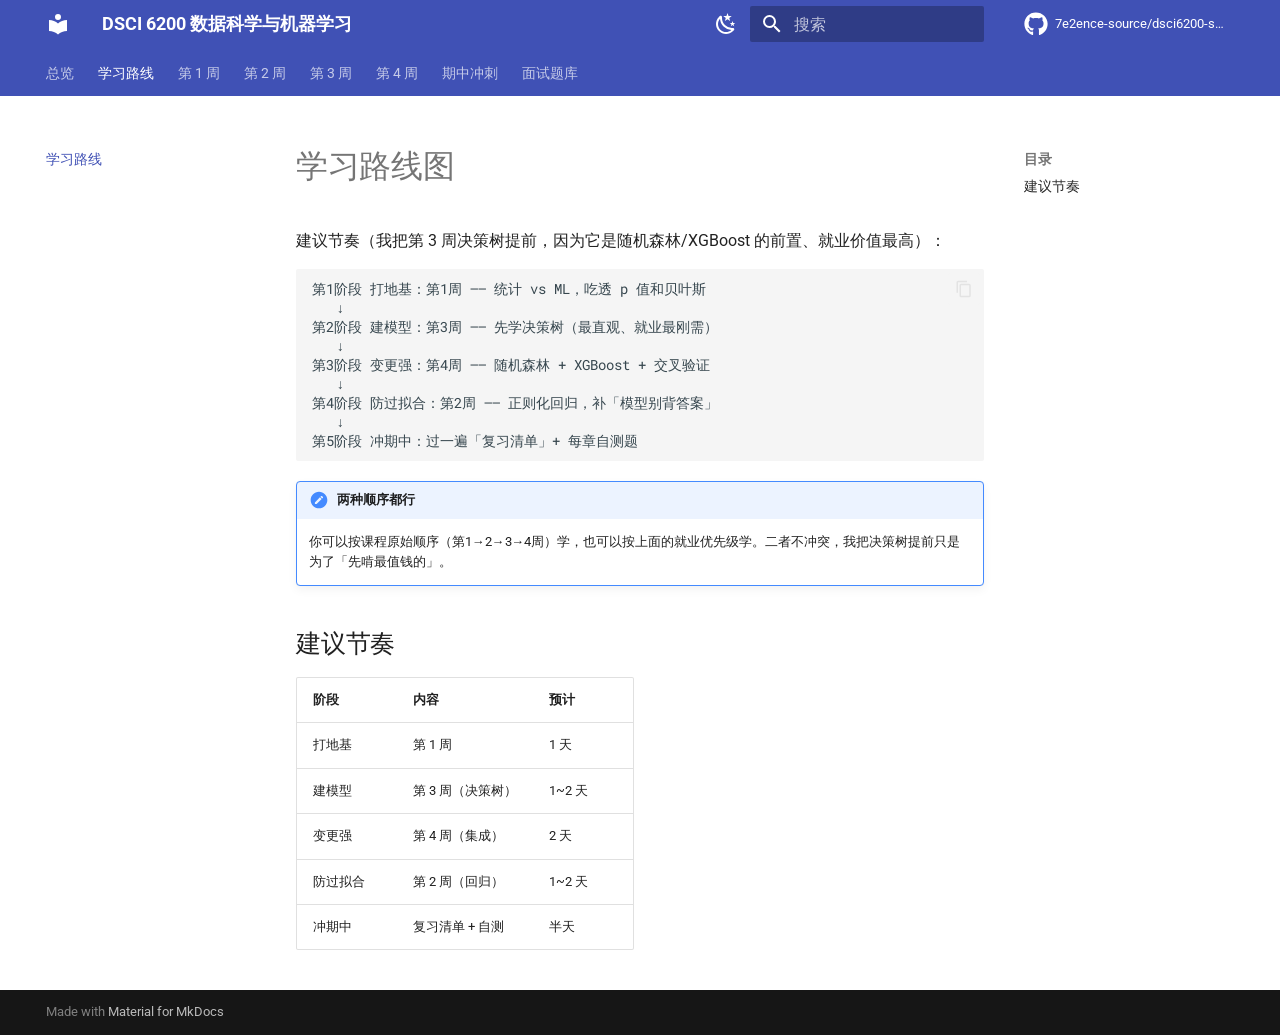
<file: route/index.html>
<!doctype html>
<html lang="zh" class="no-js">
  <head>
    
      <meta charset="utf-8">
      <meta name="viewport" content="width=device-width,initial-scale=1">
      
        <meta name="description" content="系统化学习辅导手册（就业导向）· 覆盖第 1~4 周">
      
      
      
        <link rel="canonical" href="https://7e2ence-source.github.io/dsci6200-study-guide/route/">
      
      
        <link rel="prev" href="..">
      
      
        <link rel="next" href="../week1/">
      
      
        
      
      
      <link rel="icon" href="../assets/images/favicon.png">
      <meta name="generator" content="mkdocs-1.6.1, mkdocs-material-9.8.1">
    
    
      
        <title>学习路线 - DSCI 6200 数据科学与机器学习</title>
      
    
    
      <link rel="stylesheet" href="../assets/stylesheets/main.57a0d79d.min.css">
      
        
        <link rel="stylesheet" href="../assets/stylesheets/palette.fb2fffe2.min.css">
      
      


    
    
      
    
    
      
        
        
        <link rel="preconnect" href="https://fonts.gstatic.com" crossorigin>
        <link rel="stylesheet" href="https://fonts.googleapis.com/css?family=Roboto:300,300i,400,400i,700,700i%7CRoboto+Mono:400,400i,700,700i&display=fallback">
        <style>:root{--md-text-font:"Roboto";--md-code-font:"Roboto Mono"}</style>
      
    
    
      <link rel="stylesheet" href="../stylesheets/interview.css">
    
    <script>__md_scope=new URL("..",location),__md_hash=e=>[...e].reduce(((e,_)=>(e<<5)-e+_.charCodeAt(0)),0),__md_get=(e,_=localStorage,t=__md_scope)=>JSON.parse(_.getItem(t.pathname+"."+e)),__md_set=(e,_,t=localStorage,a=__md_scope)=>{try{t.setItem(a.pathname+"."+e,JSON.stringify(_))}catch(e){}}</script>
    
      

    
    
  </head>
  
  
    
    
      
    
    
    
    
    <body dir="ltr" data-md-color-scheme="default" data-md-color-primary="indigo" data-md-color-accent="indigo">
  
    
    <input class="md-toggle" data-md-toggle="drawer" type="checkbox" id="__drawer" autocomplete="off">
    <input class="md-toggle" data-md-toggle="search" type="checkbox" id="__search" autocomplete="off">
    <label class="md-overlay" for="__drawer"></label>
    <div data-md-component="skip">
      
        
        <a href="#_1" class="md-skip">
          跳转至
        </a>
      
    </div>
    <div data-md-component="announce">
      
    </div>
    
    
      

<header class="md-header" data-md-component="header">
  <nav class="md-header__inner md-grid" aria-label="页眉">
    <a href=".." title="DSCI 6200 数据科学与机器学习" class="md-header__button md-logo" aria-label="DSCI 6200 数据科学与机器学习" data-md-component="logo">
      
  
  <svg xmlns="http://www.w3.org/2000/svg" viewBox="0 0 24 24"><path d="M12 8a3 3 0 0 0 3-3 3 3 0 0 0-3-3 3 3 0 0 0-3 3 3 3 0 0 0 3 3m0 3.54C9.64 9.35 6.5 8 3 8v11c3.5 0 6.64 1.35 9 3.54 2.36-2.19 5.5-3.54 9-3.54V8c-3.5 0-6.64 1.35-9 3.54"/></svg>

    </a>
    <label class="md-header__button md-icon" for="__drawer">
      
      <svg xmlns="http://www.w3.org/2000/svg" viewBox="0 0 24 24"><path d="M3 6h18v2H3zm0 5h18v2H3zm0 5h18v2H3z"/></svg>
    </label>
    <div class="md-header__title" data-md-component="header-title">
      <div class="md-header__ellipsis">
        <div class="md-header__topic">
          <span class="md-ellipsis">
            DSCI 6200 数据科学与机器学习
          </span>
        </div>
        <div class="md-header__topic" data-md-component="header-topic">
          <span class="md-ellipsis">
            
              学习路线
            
          </span>
        </div>
      </div>
    </div>
    
      
        <form class="md-header__option" data-md-component="palette">
  
    
    
    
    <input class="md-option" data-md-color-media="(prefers-color-scheme: light)" data-md-color-scheme="default" data-md-color-primary="indigo" data-md-color-accent="indigo"  aria-label="切换到暗色模式"  type="radio" name="__palette" id="__palette_0">
    
      <label class="md-header__button md-icon" title="切换到暗色模式" for="__palette_1" hidden>
        <svg xmlns="http://www.w3.org/2000/svg" viewBox="0 0 24 24"><path d="m17.75 4.09-2.53 1.94.91 3.06-2.63-1.81-2.63 1.81.91-3.06-2.53-1.94L12.44 4l1.06-3 1.06 3zm3.5 6.91-1.64 1.25.59 1.98-1.7-1.17-1.7 1.17.59-1.98L15.75 11l2.06-.05L18.5 9l.69 1.95zm-2.28 4.95c.83-.08 1.72 1.1 1.19 1.85-.32.45-.66.87-1.08 1.27C15.17 23 8.84 23 4.94 19.07c-3.91-3.9-3.91-10.24 0-14.14.4-.4.82-.76 1.27-1.08.75-.53 1.93.36 1.85 1.19-.27 2.86.69 5.83 2.89 8.02a9.96 9.96 0 0 0 8.02 2.89m-1.64 2.02a12.08 12.08 0 0 1-7.8-3.47c-2.17-2.19-3.33-5-3.49-7.82-2.81 3.14-2.7 7.96.31 10.98 3.02 3.01 7.84 3.12 10.98.31"/></svg>
      </label>
    
  
    
    
    
    <input class="md-option" data-md-color-media="(prefers-color-scheme: dark)" data-md-color-scheme="slate" data-md-color-primary="indigo" data-md-color-accent="indigo"  aria-label="切换到亮色模式"  type="radio" name="__palette" id="__palette_1">
    
      <label class="md-header__button md-icon" title="切换到亮色模式" for="__palette_0" hidden>
        <svg xmlns="http://www.w3.org/2000/svg" viewBox="0 0 24 24"><path d="M12 7a5 5 0 0 1 5 5 5 5 0 0 1-5 5 5 5 0 0 1-5-5 5 5 0 0 1 5-5m0 2a3 3 0 0 0-3 3 3 3 0 0 0 3 3 3 3 0 0 0 3-3 3 3 0 0 0-3-3m0-7 2.39 3.42C13.65 5.15 12.84 5 12 5s-1.65.15-2.39.42zM3.34 7l4.16-.35A7.2 7.2 0 0 0 5.94 8.5c-.44.74-.69 1.5-.83 2.29zm.02 10 1.76-3.77a7.131 7.131 0 0 0 2.38 4.14zM20.65 7l-1.77 3.79a7.02 7.02 0 0 0-2.38-4.15zm-.01 10-4.14.36c.59-.51 1.12-1.14 1.54-1.86.42-.73.69-1.5.83-2.29zM12 22l-2.41-3.44c.74.27 1.55.44 2.41.44.82 0 1.63-.17 2.37-.44z"/></svg>
      </label>
    
  
</form>
      
    
    
      <script>var palette=__md_get("__palette");if(palette&&palette.color){if("(prefers-color-scheme)"===palette.color.media){var media=matchMedia("(prefers-color-scheme: light)"),input=document.querySelector(media.matches?"[data-md-color-media='(prefers-color-scheme: light)']":"[data-md-color-media='(prefers-color-scheme: dark)']");palette.color.media=input.getAttribute("data-md-color-media"),palette.color.scheme=input.getAttribute("data-md-color-scheme"),palette.color.primary=input.getAttribute("data-md-color-primary"),palette.color.accent=input.getAttribute("data-md-color-accent")}for(var[key,value]of Object.entries(palette.color))document.body.setAttribute("data-md-color-"+key,value)}</script>
    
    
    
      
      
        <label class="md-header__button md-icon" for="__search">
          
          <svg xmlns="http://www.w3.org/2000/svg" viewBox="0 0 24 24"><path d="M9.5 3A6.5 6.5 0 0 1 16 9.5c0 1.61-.59 3.09-1.56 4.23l.27.27h.79l5 5-1.5 1.5-5-5v-.79l-.27-.27A6.52 6.52 0 0 1 9.5 16 6.5 6.5 0 0 1 3 9.5 6.5 6.5 0 0 1 9.5 3m0 2C7 5 5 7 5 9.5S7 14 9.5 14 14 12 14 9.5 12 5 9.5 5"/></svg>
        </label>
        <div class="md-search" data-md-component="search" role="dialog">
  <label class="md-search__overlay" for="__search"></label>
  <div class="md-search__inner" role="search">
    <form class="md-search__form" name="search">
      <input type="text" class="md-search__input" name="query" aria-label="搜索" placeholder="搜索" autocapitalize="off" autocorrect="off" autocomplete="off" spellcheck="false" data-md-component="search-query" required>
      <label class="md-search__icon md-icon" for="__search">
        
        <svg xmlns="http://www.w3.org/2000/svg" viewBox="0 0 24 24"><path d="M9.5 3A6.5 6.5 0 0 1 16 9.5c0 1.61-.59 3.09-1.56 4.23l.27.27h.79l5 5-1.5 1.5-5-5v-.79l-.27-.27A6.52 6.52 0 0 1 9.5 16 6.5 6.5 0 0 1 3 9.5 6.5 6.5 0 0 1 9.5 3m0 2C7 5 5 7 5 9.5S7 14 9.5 14 14 12 14 9.5 12 5 9.5 5"/></svg>
        
        <svg xmlns="http://www.w3.org/2000/svg" viewBox="0 0 24 24"><path d="M20 11v2H8l5.5 5.5-1.42 1.42L4.16 12l7.92-7.92L13.5 5.5 8 11z"/></svg>
      </label>
      <nav class="md-search__options" aria-label="查找">
        
          <a href="javascript:void(0)" class="md-search__icon md-icon" title="分享" aria-label="分享" data-clipboard data-clipboard-text="" data-md-component="search-share" tabindex="-1">
            
            <svg xmlns="http://www.w3.org/2000/svg" viewBox="0 0 24 24"><path d="M18 16.08c-.76 0-1.44.3-1.96.77L8.91 12.7c.05-.23.09-.46.09-.7s-.04-.47-.09-.7l7.05-4.11c.54.5 1.25.81 2.04.81a3 3 0 0 0 3-3 3 3 0 0 0-3-3 3 3 0 0 0-3 3c0 .24.04.47.09.7L8.04 9.81C7.5 9.31 6.79 9 6 9a3 3 0 0 0-3 3 3 3 0 0 0 3 3c.79 0 1.5-.31 2.04-.81l7.12 4.15c-.05.21-.08.43-.08.66 0 1.61 1.31 2.91 2.92 2.91s2.92-1.3 2.92-2.91A2.92 2.92 0 0 0 18 16.08"/></svg>
          </a>
        
        <button type="reset" class="md-search__icon md-icon" title="清空当前内容" aria-label="清空当前内容" tabindex="-1">
          
          <svg xmlns="http://www.w3.org/2000/svg" viewBox="0 0 24 24"><path d="M19 6.41 17.59 5 12 10.59 6.41 5 5 6.41 10.59 12 5 17.59 6.41 19 12 13.41 17.59 19 19 17.59 13.41 12z"/></svg>
        </button>
      </nav>
      
        <div class="md-search__suggest" data-md-component="search-suggest"></div>
      
    </form>
    <div class="md-search__output">
      <div class="md-search__scrollwrap" tabindex="0" data-md-scrollfix>
        <div class="md-search-result" data-md-component="search-result">
          <div class="md-search-result__meta">
            正在初始化搜索引擎
          </div>
          <ol class="md-search-result__list" role="presentation"></ol>
        </div>
      </div>
    </div>
  </div>
</div>
      
    
    
      <div class="md-header__source">
        <a href="https://github.com/7e2ence-source/dsci6200-study-guide" title="前往仓库" class="md-source" data-md-component="source">
  <div class="md-source__icon md-icon">
    
    <svg xmlns="http://www.w3.org/2000/svg" viewBox="0 0 512 512"><!--! Font Awesome Free 7.1.0 by @fontawesome - https://fontawesome.com License - https://fontawesome.com/license/free (Icons: CC BY 4.0, Fonts: SIL OFL 1.1, Code: MIT License) Copyright 2025 Fonticons, Inc.--><path d="M173.9 397.4c0 2-2.3 3.6-5.2 3.6-3.3.3-5.6-1.3-5.6-3.6 0-2 2.3-3.6 5.2-3.6 3-.3 5.6 1.3 5.6 3.6m-31.1-4.5c-.7 2 1.3 4.3 4.3 4.9 2.6 1 5.6 0 6.2-2s-1.3-4.3-4.3-5.2c-2.6-.7-5.5.3-6.2 2.3m44.2-1.7c-2.9.7-4.9 2.6-4.6 4.9.3 2 2.9 3.3 5.9 2.6 2.9-.7 4.9-2.6 4.6-4.6-.3-1.9-3-3.2-5.9-2.9M252.8 8C114.1 8 8 113.3 8 252c0 110.9 69.8 205.8 169.5 239.2 12.8 2.3 17.3-5.6 17.3-12.1 0-6.2-.3-40.4-.3-61.4 0 0-70 15-84.7-29.8 0 0-11.4-29.1-27.8-36.6 0 0-22.9-15.7 1.6-15.4 0 0 24.9 2 38.6 25.8 21.9 38.6 58.6 27.5 72.9 20.9 2.3-16 8.8-27.1 16-33.7-55.9-6.2-112.3-14.3-112.3-110.5 0-27.5 7.6-41.3 23.6-58.9-2.6-6.5-11.1-33.3 2.6-67.9 20.9-6.5 69 27 69 27 20-5.6 41.5-8.5 62.8-8.5s42.8 2.9 62.8 8.5c0 0 48.1-33.6 69-27 13.7 34.7 5.2 61.4 2.6 67.9 16 17.7 25.8 31.5 25.8 58.9 0 96.5-58.9 104.2-114.8 110.5 9.2 7.9 17 22.9 17 46.4 0 33.7-.3 75.4-.3 83.6 0 6.5 4.6 14.4 17.3 12.1C436.2 457.8 504 362.9 504 252 504 113.3 391.5 8 252.8 8M105.2 352.9c-1.3 1-1 3.3.7 5.2 1.6 1.6 3.9 2.3 5.2 1 1.3-1 1-3.3-.7-5.2-1.6-1.6-3.9-2.3-5.2-1m-10.8-8.1c-.7 1.3.3 2.9 2.3 3.9 1.6 1 3.6.7 4.3-.7.7-1.3-.3-2.9-2.3-3.9-2-.6-3.6-.3-4.3.7m32.4 35.6c-1.6 1.3-1 4.3 1.3 6.2 2.3 2.3 5.2 2.6 6.5 1 1.3-1.3.7-4.3-1.3-6.2-2.2-2.3-5.2-2.6-6.5-1m-11.4-14.7c-1.6 1-1.6 3.6 0 5.9s4.3 3.3 5.6 2.3c1.6-1.3 1.6-3.9 0-6.2-1.4-2.3-4-3.3-5.6-2"/></svg>
  </div>
  <div class="md-source__repository">
    7e2ence-source/dsci6200-study-guide
  </div>
</a>
      </div>
    
  </nav>
  
</header>
    
    <div class="md-container" data-md-component="container">
      
      
        
          
            
<nav class="md-tabs" aria-label="标签" data-md-component="tabs">
  <div class="md-grid">
    <ul class="md-tabs__list">
      
        
  
  
  
  
    <li class="md-tabs__item">
      <a href=".." class="md-tabs__link">
        
  
  
    
  
  总览

      </a>
    </li>
  

      
        
  
  
  
    
  
  
    <li class="md-tabs__item md-tabs__item--active">
      <a href="./" class="md-tabs__link">
        
  
  
    
  
  学习路线

      </a>
    </li>
  

      
        
  
  
  
  
    <li class="md-tabs__item">
      <a href="../week1/" class="md-tabs__link">
        
  
  
    
  
  第 1 周

      </a>
    </li>
  

      
        
  
  
  
  
    <li class="md-tabs__item">
      <a href="../week2/" class="md-tabs__link">
        
  
  
    
  
  第 2 周

      </a>
    </li>
  

      
        
  
  
  
  
    <li class="md-tabs__item">
      <a href="../week3/" class="md-tabs__link">
        
  
  
    
  
  第 3 周

      </a>
    </li>
  

      
        
  
  
  
  
    <li class="md-tabs__item">
      <a href="../week4/" class="md-tabs__link">
        
  
  
    
  
  第 4 周

      </a>
    </li>
  

      
        
  
  
  
  
    <li class="md-tabs__item">
      <a href="../exam/" class="md-tabs__link">
        
  
  
    
  
  期中冲刺

      </a>
    </li>
  

      
        
  
  
  
  
    <li class="md-tabs__item">
      <a href="../interview/" class="md-tabs__link">
        
  
  
    
  
  面试题库

      </a>
    </li>
  

      
    </ul>
  </div>
</nav>
          
        
      
      <main class="md-main" data-md-component="main">
        <div class="md-main__inner md-grid">
          
            
              
              <div class="md-sidebar md-sidebar--primary" data-md-component="sidebar" data-md-type="navigation" >
                <div class="md-sidebar__scrollwrap">
                  <div class="md-sidebar__inner">
                    


  


<nav class="md-nav md-nav--primary md-nav--lifted" aria-label="导航栏" data-md-level="0">
  <label class="md-nav__title" for="__drawer">
    <a href=".." title="DSCI 6200 数据科学与机器学习" class="md-nav__button md-logo" aria-label="DSCI 6200 数据科学与机器学习" data-md-component="logo">
      
  
  <svg xmlns="http://www.w3.org/2000/svg" viewBox="0 0 24 24"><path d="M12 8a3 3 0 0 0 3-3 3 3 0 0 0-3-3 3 3 0 0 0-3 3 3 3 0 0 0 3 3m0 3.54C9.64 9.35 6.5 8 3 8v11c3.5 0 6.64 1.35 9 3.54 2.36-2.19 5.5-3.54 9-3.54V8c-3.5 0-6.64 1.35-9 3.54"/></svg>

    </a>
    DSCI 6200 数据科学与机器学习
  </label>
  
    <div class="md-nav__source">
      <a href="https://github.com/7e2ence-source/dsci6200-study-guide" title="前往仓库" class="md-source" data-md-component="source">
  <div class="md-source__icon md-icon">
    
    <svg xmlns="http://www.w3.org/2000/svg" viewBox="0 0 512 512"><!--! Font Awesome Free 7.1.0 by @fontawesome - https://fontawesome.com License - https://fontawesome.com/license/free (Icons: CC BY 4.0, Fonts: SIL OFL 1.1, Code: MIT License) Copyright 2025 Fonticons, Inc.--><path d="M173.9 397.4c0 2-2.3 3.6-5.2 3.6-3.3.3-5.6-1.3-5.6-3.6 0-2 2.3-3.6 5.2-3.6 3-.3 5.6 1.3 5.6 3.6m-31.1-4.5c-.7 2 1.3 4.3 4.3 4.9 2.6 1 5.6 0 6.2-2s-1.3-4.3-4.3-5.2c-2.6-.7-5.5.3-6.2 2.3m44.2-1.7c-2.9.7-4.9 2.6-4.6 4.9.3 2 2.9 3.3 5.9 2.6 2.9-.7 4.9-2.6 4.6-4.6-.3-1.9-3-3.2-5.9-2.9M252.8 8C114.1 8 8 113.3 8 252c0 110.9 69.8 205.8 169.5 239.2 12.8 2.3 17.3-5.6 17.3-12.1 0-6.2-.3-40.4-.3-61.4 0 0-70 15-84.7-29.8 0 0-11.4-29.1-27.8-36.6 0 0-22.9-15.7 1.6-15.4 0 0 24.9 2 38.6 25.8 21.9 38.6 58.6 27.5 72.9 20.9 2.3-16 8.8-27.1 16-33.7-55.9-6.2-112.3-14.3-112.3-110.5 0-27.5 7.6-41.3 23.6-58.9-2.6-6.5-11.1-33.3 2.6-67.9 20.9-6.5 69 27 69 27 20-5.6 41.5-8.5 62.8-8.5s42.8 2.9 62.8 8.5c0 0 48.1-33.6 69-27 13.7 34.7 5.2 61.4 2.6 67.9 16 17.7 25.8 31.5 25.8 58.9 0 96.5-58.9 104.2-114.8 110.5 9.2 7.9 17 22.9 17 46.4 0 33.7-.3 75.4-.3 83.6 0 6.5 4.6 14.4 17.3 12.1C436.2 457.8 504 362.9 504 252 504 113.3 391.5 8 252.8 8M105.2 352.9c-1.3 1-1 3.3.7 5.2 1.6 1.6 3.9 2.3 5.2 1 1.3-1 1-3.3-.7-5.2-1.6-1.6-3.9-2.3-5.2-1m-10.8-8.1c-.7 1.3.3 2.9 2.3 3.9 1.6 1 3.6.7 4.3-.7.7-1.3-.3-2.9-2.3-3.9-2-.6-3.6-.3-4.3.7m32.4 35.6c-1.6 1.3-1 4.3 1.3 6.2 2.3 2.3 5.2 2.6 6.5 1 1.3-1.3.7-4.3-1.3-6.2-2.2-2.3-5.2-2.6-6.5-1m-11.4-14.7c-1.6 1-1.6 3.6 0 5.9s4.3 3.3 5.6 2.3c1.6-1.3 1.6-3.9 0-6.2-1.4-2.3-4-3.3-5.6-2"/></svg>
  </div>
  <div class="md-source__repository">
    7e2ence-source/dsci6200-study-guide
  </div>
</a>
    </div>
  
  <ul class="md-nav__list" data-md-scrollfix>
    
      
      
  
  
  
  
    <li class="md-nav__item">
      <a href=".." class="md-nav__link">
        
  
  
  <span class="md-ellipsis">
    
  
    总览
  

    
  </span>
  
  

      </a>
    </li>
  

    
      
      
  
  
    
  
  
  
    <li class="md-nav__item md-nav__item--active">
      
      <input class="md-nav__toggle md-toggle" type="checkbox" id="__toc">
      
      
        
      
      
        <label class="md-nav__link md-nav__link--active" for="__toc">
          
  
  
  <span class="md-ellipsis">
    
  
    学习路线
  

    
  </span>
  
  

          <span class="md-nav__icon md-icon"></span>
        </label>
      
      <a href="./" class="md-nav__link md-nav__link--active">
        
  
  
  <span class="md-ellipsis">
    
  
    学习路线
  

    
  </span>
  
  

      </a>
      
        

<nav class="md-nav md-nav--secondary" aria-label="目录">
  
  
  
    
  
  
    <label class="md-nav__title" for="__toc">
      <span class="md-nav__icon md-icon"></span>
      目录
    </label>
    <ul class="md-nav__list" data-md-component="toc" data-md-scrollfix>
      
        <li class="md-nav__item">
  <a href="#_2" class="md-nav__link">
    <span class="md-ellipsis">
      
        建议节奏
      
    </span>
  </a>
  
</li>
      
    </ul>
  
</nav>
      
    </li>
  

    
      
      
  
  
  
  
    <li class="md-nav__item">
      <a href="../week1/" class="md-nav__link">
        
  
  
  <span class="md-ellipsis">
    
  
    第 1 周
  

    
  </span>
  
  

      </a>
    </li>
  

    
      
      
  
  
  
  
    <li class="md-nav__item">
      <a href="../week2/" class="md-nav__link">
        
  
  
  <span class="md-ellipsis">
    
  
    第 2 周
  

    
  </span>
  
  

      </a>
    </li>
  

    
      
      
  
  
  
  
    <li class="md-nav__item">
      <a href="../week3/" class="md-nav__link">
        
  
  
  <span class="md-ellipsis">
    
  
    第 3 周
  

    
  </span>
  
  

      </a>
    </li>
  

    
      
      
  
  
  
  
    <li class="md-nav__item">
      <a href="../week4/" class="md-nav__link">
        
  
  
  <span class="md-ellipsis">
    
  
    第 4 周
  

    
  </span>
  
  

      </a>
    </li>
  

    
      
      
  
  
  
  
    <li class="md-nav__item">
      <a href="../exam/" class="md-nav__link">
        
  
  
  <span class="md-ellipsis">
    
  
    期中冲刺
  

    
  </span>
  
  

      </a>
    </li>
  

    
      
      
  
  
  
  
    <li class="md-nav__item">
      <a href="../interview/" class="md-nav__link">
        
  
  
  <span class="md-ellipsis">
    
  
    面试题库
  

    
  </span>
  
  

      </a>
    </li>
  

    
  </ul>
</nav>
                  </div>
                </div>
              </div>
            
            
              
              <div class="md-sidebar md-sidebar--secondary" data-md-component="sidebar" data-md-type="toc" >
                <div class="md-sidebar__scrollwrap">
                  <div class="md-sidebar__inner">
                    

<nav class="md-nav md-nav--secondary" aria-label="目录">
  
  
  
    
  
  
    <label class="md-nav__title" for="__toc">
      <span class="md-nav__icon md-icon"></span>
      目录
    </label>
    <ul class="md-nav__list" data-md-component="toc" data-md-scrollfix>
      
        <li class="md-nav__item">
  <a href="#_2" class="md-nav__link">
    <span class="md-ellipsis">
      
        建议节奏
      
    </span>
  </a>
  
</li>
      
    </ul>
  
</nav>
                  </div>
                </div>
              </div>
            
          
          
            <div class="md-content" data-md-component="content">
              
              <article class="md-content__inner md-typeset">
                
                  



<h1 id="_1">学习路线图<a class="headerlink" href="#_1" title="Permanent link">&para;</a></h1>
<p>建议节奏（我把第 3 周决策树提前，因为它是随机森林/XGBoost 的前置、就业价值最高）：</p>
<div class="highlight"><pre><span></span><code><a id="__codelineno-0-1" name="__codelineno-0-1" href="#__codelineno-0-1"></a>第1阶段 打地基：第1周 —— 统计 vs ML，吃透 p 值和贝叶斯
<a id="__codelineno-0-2" name="__codelineno-0-2" href="#__codelineno-0-2"></a>   ↓
<a id="__codelineno-0-3" name="__codelineno-0-3" href="#__codelineno-0-3"></a>第2阶段 建模型：第3周 —— 先学决策树（最直观、就业最刚需）
<a id="__codelineno-0-4" name="__codelineno-0-4" href="#__codelineno-0-4"></a>   ↓
<a id="__codelineno-0-5" name="__codelineno-0-5" href="#__codelineno-0-5"></a>第3阶段 变更强：第4周 —— 随机森林 + XGBoost + 交叉验证
<a id="__codelineno-0-6" name="__codelineno-0-6" href="#__codelineno-0-6"></a>   ↓
<a id="__codelineno-0-7" name="__codelineno-0-7" href="#__codelineno-0-7"></a>第4阶段 防过拟合：第2周 —— 正则化回归，补「模型别背答案」
<a id="__codelineno-0-8" name="__codelineno-0-8" href="#__codelineno-0-8"></a>   ↓
<a id="__codelineno-0-9" name="__codelineno-0-9" href="#__codelineno-0-9"></a>第5阶段 冲期中：过一遍「复习清单」+ 每章自测题
</code></pre></div>
<div class="admonition note">
<p class="admonition-title">两种顺序都行</p>
<p>你可以按课程原始顺序（第1→2→3→4周）学，也可以按上面的就业优先级学。二者不冲突，我把决策树提前只是为了「先啃最值钱的」。</p>
</div>
<h2 id="_2">建议节奏<a class="headerlink" href="#_2" title="Permanent link">&para;</a></h2>
<table>
<thead>
<tr>
<th>阶段</th>
<th>内容</th>
<th>预计</th>
</tr>
</thead>
<tbody>
<tr>
<td>打地基</td>
<td>第 1 周</td>
<td>1 天</td>
</tr>
<tr>
<td>建模型</td>
<td>第 3 周（决策树）</td>
<td>1~2 天</td>
</tr>
<tr>
<td>变更强</td>
<td>第 4 周（集成）</td>
<td>2 天</td>
</tr>
<tr>
<td>防过拟合</td>
<td>第 2 周（回归）</td>
<td>1~2 天</td>
</tr>
<tr>
<td>冲期中</td>
<td>复习清单 + 自测</td>
<td>半天</td>
</tr>
</tbody>
</table>












                
              </article>
            </div>
          
          
<script>var target=document.getElementById(location.hash.slice(1));target&&target.name&&(target.checked=target.name.startsWith("__tabbed_"))</script>
        </div>
        
          <button type="button" class="md-top md-icon" data-md-component="top" hidden>
  
  <svg xmlns="http://www.w3.org/2000/svg" viewBox="0 0 24 24"><path d="M13 20h-2V8l-5.5 5.5-1.42-1.42L12 4.16l7.92 7.92-1.42 1.42L13 8z"/></svg>
  回到页面顶部
</button>
        
      </main>
      
        <footer class="md-footer">
  
  <div class="md-footer-meta md-typeset">
    <div class="md-footer-meta__inner md-grid">
      <div class="md-copyright">
  
  
    Made with
    <a href="https://squidfunk.github.io/mkdocs-material/" target="_blank" rel="noopener">
      Material for MkDocs
    </a>
  
</div>
      
    </div>
  </div>
</footer>
      
    </div>
    <div class="md-dialog" data-md-component="dialog">
      <div class="md-dialog__inner md-typeset"></div>
    </div>
    
    
    
      
      
      <script id="__config" type="application/json">{"annotate": null, "base": "..", "features": ["navigation.instant", "navigation.tracking", "navigation.tabs", "navigation.top", "navigation.indexes", "search.suggest", "search.highlight", "search.share", "content.code.copy", "content.code.annotate"], "search": "../assets/javascripts/workers/search.a7633da7.min.js", "tags": null, "translations": {"clipboard.copied": "\u5df2\u590d\u5236", "clipboard.copy": "\u590d\u5236", "search.result.more.one": "\u5728\u8be5\u9875\u4e0a\u8fd8\u6709 1 \u4e2a\u7b26\u5408\u6761\u4ef6\u7684\u7ed3\u679c", "search.result.more.other": "\u5728\u8be5\u9875\u4e0a\u8fd8\u6709 # \u4e2a\u7b26\u5408\u6761\u4ef6\u7684\u7ed3\u679c", "search.result.none": "\u6ca1\u6709\u627e\u5230\u7b26\u5408\u6761\u4ef6\u7684\u7ed3\u679c", "search.result.one": "\u627e\u5230 1 \u4e2a\u7b26\u5408\u6761\u4ef6\u7684\u7ed3\u679c", "search.result.other": "# \u4e2a\u7b26\u5408\u6761\u4ef6\u7684\u7ed3\u679c", "search.result.placeholder": "\u952e\u5165\u4ee5\u5f00\u59cb\u641c\u7d22", "search.result.term.missing": "\u7f3a\u5c11", "select.version": "\u9009\u62e9\u5f53\u524d\u7248\u672c"}, "version": null}</script>
    
    
      <script src="../assets/javascripts/bundle.a5f9d56c.min.js"></script>
      
        <script src="../javascripts/interview-filter.js"></script>
      
    
  </body>
</html>
</file>
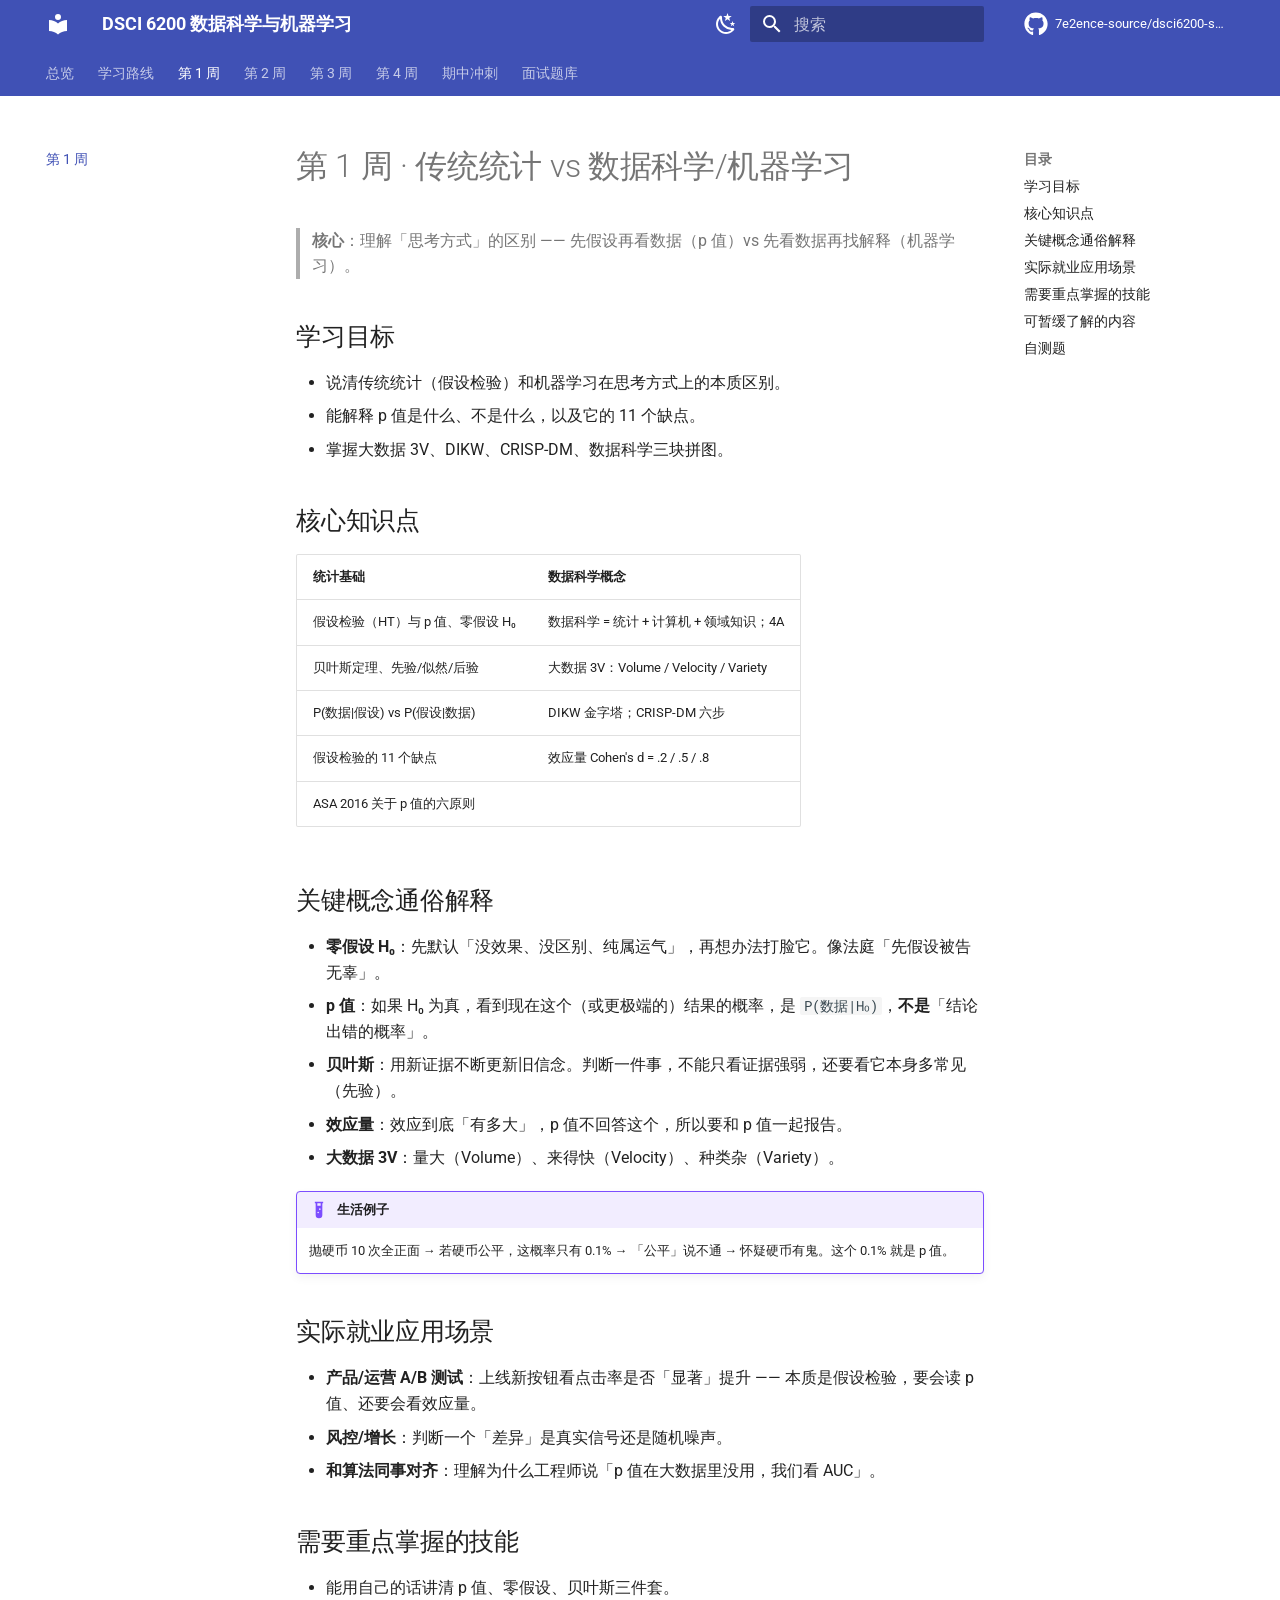
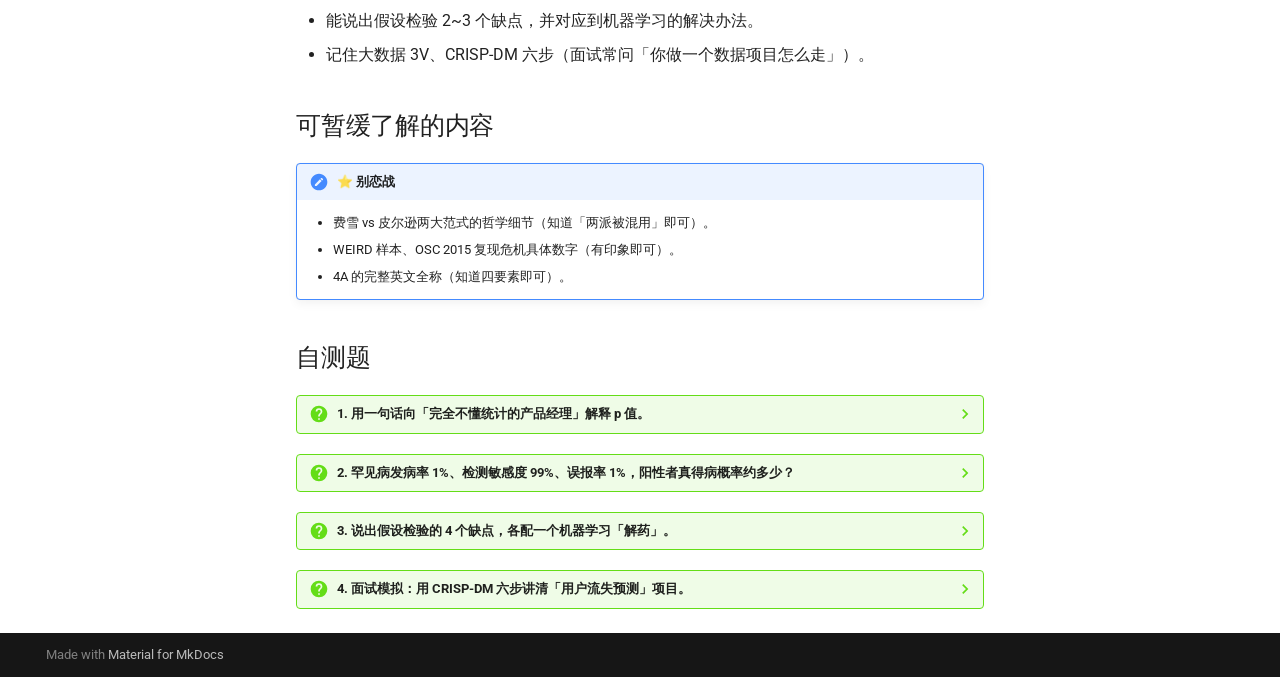
<file: week1/index.html>
<!doctype html>
<html lang="zh" class="no-js">
  <head>
    
      <meta charset="utf-8">
      <meta name="viewport" content="width=device-width,initial-scale=1">
      
        <meta name="description" content="系统化学习辅导手册（就业导向）· 覆盖第 1~4 周">
      
      
      
        <link rel="canonical" href="https://7e2ence-source.github.io/dsci6200-study-guide/week1/">
      
      
        <link rel="prev" href="../route/">
      
      
        <link rel="next" href="../week2/">
      
      
        
      
      
      <link rel="icon" href="../assets/images/favicon.png">
      <meta name="generator" content="mkdocs-1.6.1, mkdocs-material-9.8.1">
    
    
      
        <title>第 1 周 - DSCI 6200 数据科学与机器学习</title>
      
    
    
      <link rel="stylesheet" href="../assets/stylesheets/main.57a0d79d.min.css">
      
        
        <link rel="stylesheet" href="../assets/stylesheets/palette.fb2fffe2.min.css">
      
      


    
    
      
    
    
      
        
        
        <link rel="preconnect" href="https://fonts.gstatic.com" crossorigin>
        <link rel="stylesheet" href="https://fonts.googleapis.com/css?family=Roboto:300,300i,400,400i,700,700i%7CRoboto+Mono:400,400i,700,700i&display=fallback">
        <style>:root{--md-text-font:"Roboto";--md-code-font:"Roboto Mono"}</style>
      
    
    
      <link rel="stylesheet" href="../stylesheets/interview.css">
    
    <script>__md_scope=new URL("..",location),__md_hash=e=>[...e].reduce(((e,_)=>(e<<5)-e+_.charCodeAt(0)),0),__md_get=(e,_=localStorage,t=__md_scope)=>JSON.parse(_.getItem(t.pathname+"."+e)),__md_set=(e,_,t=localStorage,a=__md_scope)=>{try{t.setItem(a.pathname+"."+e,JSON.stringify(_))}catch(e){}}</script>
    
      

    
    
  </head>
  
  
    
    
      
    
    
    
    
    <body dir="ltr" data-md-color-scheme="default" data-md-color-primary="indigo" data-md-color-accent="indigo">
  
    
    <input class="md-toggle" data-md-toggle="drawer" type="checkbox" id="__drawer" autocomplete="off">
    <input class="md-toggle" data-md-toggle="search" type="checkbox" id="__search" autocomplete="off">
    <label class="md-overlay" for="__drawer"></label>
    <div data-md-component="skip">
      
        
        <a href="#1-vs" class="md-skip">
          跳转至
        </a>
      
    </div>
    <div data-md-component="announce">
      
    </div>
    
    
      

<header class="md-header" data-md-component="header">
  <nav class="md-header__inner md-grid" aria-label="页眉">
    <a href=".." title="DSCI 6200 数据科学与机器学习" class="md-header__button md-logo" aria-label="DSCI 6200 数据科学与机器学习" data-md-component="logo">
      
  
  <svg xmlns="http://www.w3.org/2000/svg" viewBox="0 0 24 24"><path d="M12 8a3 3 0 0 0 3-3 3 3 0 0 0-3-3 3 3 0 0 0-3 3 3 3 0 0 0 3 3m0 3.54C9.64 9.35 6.5 8 3 8v11c3.5 0 6.64 1.35 9 3.54 2.36-2.19 5.5-3.54 9-3.54V8c-3.5 0-6.64 1.35-9 3.54"/></svg>

    </a>
    <label class="md-header__button md-icon" for="__drawer">
      
      <svg xmlns="http://www.w3.org/2000/svg" viewBox="0 0 24 24"><path d="M3 6h18v2H3zm0 5h18v2H3zm0 5h18v2H3z"/></svg>
    </label>
    <div class="md-header__title" data-md-component="header-title">
      <div class="md-header__ellipsis">
        <div class="md-header__topic">
          <span class="md-ellipsis">
            DSCI 6200 数据科学与机器学习
          </span>
        </div>
        <div class="md-header__topic" data-md-component="header-topic">
          <span class="md-ellipsis">
            
              第 1 周
            
          </span>
        </div>
      </div>
    </div>
    
      
        <form class="md-header__option" data-md-component="palette">
  
    
    
    
    <input class="md-option" data-md-color-media="(prefers-color-scheme: light)" data-md-color-scheme="default" data-md-color-primary="indigo" data-md-color-accent="indigo"  aria-label="切换到暗色模式"  type="radio" name="__palette" id="__palette_0">
    
      <label class="md-header__button md-icon" title="切换到暗色模式" for="__palette_1" hidden>
        <svg xmlns="http://www.w3.org/2000/svg" viewBox="0 0 24 24"><path d="m17.75 4.09-2.53 1.94.91 3.06-2.63-1.81-2.63 1.81.91-3.06-2.53-1.94L12.44 4l1.06-3 1.06 3zm3.5 6.91-1.64 1.25.59 1.98-1.7-1.17-1.7 1.17.59-1.98L15.75 11l2.06-.05L18.5 9l.69 1.95zm-2.28 4.95c.83-.08 1.72 1.1 1.19 1.85-.32.45-.66.87-1.08 1.27C15.17 23 8.84 23 4.94 19.07c-3.91-3.9-3.91-10.24 0-14.14.4-.4.82-.76 1.27-1.08.75-.53 1.93.36 1.85 1.19-.27 2.86.69 5.83 2.89 8.02a9.96 9.96 0 0 0 8.02 2.89m-1.64 2.02a12.08 12.08 0 0 1-7.8-3.47c-2.17-2.19-3.33-5-3.49-7.82-2.81 3.14-2.7 7.96.31 10.98 3.02 3.01 7.84 3.12 10.98.31"/></svg>
      </label>
    
  
    
    
    
    <input class="md-option" data-md-color-media="(prefers-color-scheme: dark)" data-md-color-scheme="slate" data-md-color-primary="indigo" data-md-color-accent="indigo"  aria-label="切换到亮色模式"  type="radio" name="__palette" id="__palette_1">
    
      <label class="md-header__button md-icon" title="切换到亮色模式" for="__palette_0" hidden>
        <svg xmlns="http://www.w3.org/2000/svg" viewBox="0 0 24 24"><path d="M12 7a5 5 0 0 1 5 5 5 5 0 0 1-5 5 5 5 0 0 1-5-5 5 5 0 0 1 5-5m0 2a3 3 0 0 0-3 3 3 3 0 0 0 3 3 3 3 0 0 0 3-3 3 3 0 0 0-3-3m0-7 2.39 3.42C13.65 5.15 12.84 5 12 5s-1.65.15-2.39.42zM3.34 7l4.16-.35A7.2 7.2 0 0 0 5.94 8.5c-.44.74-.69 1.5-.83 2.29zm.02 10 1.76-3.77a7.131 7.131 0 0 0 2.38 4.14zM20.65 7l-1.77 3.79a7.02 7.02 0 0 0-2.38-4.15zm-.01 10-4.14.36c.59-.51 1.12-1.14 1.54-1.86.42-.73.69-1.5.83-2.29zM12 22l-2.41-3.44c.74.27 1.55.44 2.41.44.82 0 1.63-.17 2.37-.44z"/></svg>
      </label>
    
  
</form>
      
    
    
      <script>var palette=__md_get("__palette");if(palette&&palette.color){if("(prefers-color-scheme)"===palette.color.media){var media=matchMedia("(prefers-color-scheme: light)"),input=document.querySelector(media.matches?"[data-md-color-media='(prefers-color-scheme: light)']":"[data-md-color-media='(prefers-color-scheme: dark)']");palette.color.media=input.getAttribute("data-md-color-media"),palette.color.scheme=input.getAttribute("data-md-color-scheme"),palette.color.primary=input.getAttribute("data-md-color-primary"),palette.color.accent=input.getAttribute("data-md-color-accent")}for(var[key,value]of Object.entries(palette.color))document.body.setAttribute("data-md-color-"+key,value)}</script>
    
    
    
      
      
        <label class="md-header__button md-icon" for="__search">
          
          <svg xmlns="http://www.w3.org/2000/svg" viewBox="0 0 24 24"><path d="M9.5 3A6.5 6.5 0 0 1 16 9.5c0 1.61-.59 3.09-1.56 4.23l.27.27h.79l5 5-1.5 1.5-5-5v-.79l-.27-.27A6.52 6.52 0 0 1 9.5 16 6.5 6.5 0 0 1 3 9.5 6.5 6.5 0 0 1 9.5 3m0 2C7 5 5 7 5 9.5S7 14 9.5 14 14 12 14 9.5 12 5 9.5 5"/></svg>
        </label>
        <div class="md-search" data-md-component="search" role="dialog">
  <label class="md-search__overlay" for="__search"></label>
  <div class="md-search__inner" role="search">
    <form class="md-search__form" name="search">
      <input type="text" class="md-search__input" name="query" aria-label="搜索" placeholder="搜索" autocapitalize="off" autocorrect="off" autocomplete="off" spellcheck="false" data-md-component="search-query" required>
      <label class="md-search__icon md-icon" for="__search">
        
        <svg xmlns="http://www.w3.org/2000/svg" viewBox="0 0 24 24"><path d="M9.5 3A6.5 6.5 0 0 1 16 9.5c0 1.61-.59 3.09-1.56 4.23l.27.27h.79l5 5-1.5 1.5-5-5v-.79l-.27-.27A6.52 6.52 0 0 1 9.5 16 6.5 6.5 0 0 1 3 9.5 6.5 6.5 0 0 1 9.5 3m0 2C7 5 5 7 5 9.5S7 14 9.5 14 14 12 14 9.5 12 5 9.5 5"/></svg>
        
        <svg xmlns="http://www.w3.org/2000/svg" viewBox="0 0 24 24"><path d="M20 11v2H8l5.5 5.5-1.42 1.42L4.16 12l7.92-7.92L13.5 5.5 8 11z"/></svg>
      </label>
      <nav class="md-search__options" aria-label="查找">
        
          <a href="javascript:void(0)" class="md-search__icon md-icon" title="分享" aria-label="分享" data-clipboard data-clipboard-text="" data-md-component="search-share" tabindex="-1">
            
            <svg xmlns="http://www.w3.org/2000/svg" viewBox="0 0 24 24"><path d="M18 16.08c-.76 0-1.44.3-1.96.77L8.91 12.7c.05-.23.09-.46.09-.7s-.04-.47-.09-.7l7.05-4.11c.54.5 1.25.81 2.04.81a3 3 0 0 0 3-3 3 3 0 0 0-3-3 3 3 0 0 0-3 3c0 .24.04.47.09.7L8.04 9.81C7.5 9.31 6.79 9 6 9a3 3 0 0 0-3 3 3 3 0 0 0 3 3c.79 0 1.5-.31 2.04-.81l7.12 4.15c-.05.21-.08.43-.08.66 0 1.61 1.31 2.91 2.92 2.91s2.92-1.3 2.92-2.91A2.92 2.92 0 0 0 18 16.08"/></svg>
          </a>
        
        <button type="reset" class="md-search__icon md-icon" title="清空当前内容" aria-label="清空当前内容" tabindex="-1">
          
          <svg xmlns="http://www.w3.org/2000/svg" viewBox="0 0 24 24"><path d="M19 6.41 17.59 5 12 10.59 6.41 5 5 6.41 10.59 12 5 17.59 6.41 19 12 13.41 17.59 19 19 17.59 13.41 12z"/></svg>
        </button>
      </nav>
      
        <div class="md-search__suggest" data-md-component="search-suggest"></div>
      
    </form>
    <div class="md-search__output">
      <div class="md-search__scrollwrap" tabindex="0" data-md-scrollfix>
        <div class="md-search-result" data-md-component="search-result">
          <div class="md-search-result__meta">
            正在初始化搜索引擎
          </div>
          <ol class="md-search-result__list" role="presentation"></ol>
        </div>
      </div>
    </div>
  </div>
</div>
      
    
    
      <div class="md-header__source">
        <a href="https://github.com/7e2ence-source/dsci6200-study-guide" title="前往仓库" class="md-source" data-md-component="source">
  <div class="md-source__icon md-icon">
    
    <svg xmlns="http://www.w3.org/2000/svg" viewBox="0 0 512 512"><!--! Font Awesome Free 7.1.0 by @fontawesome - https://fontawesome.com License - https://fontawesome.com/license/free (Icons: CC BY 4.0, Fonts: SIL OFL 1.1, Code: MIT License) Copyright 2025 Fonticons, Inc.--><path d="M173.9 397.4c0 2-2.3 3.6-5.2 3.6-3.3.3-5.6-1.3-5.6-3.6 0-2 2.3-3.6 5.2-3.6 3-.3 5.6 1.3 5.6 3.6m-31.1-4.5c-.7 2 1.3 4.3 4.3 4.9 2.6 1 5.6 0 6.2-2s-1.3-4.3-4.3-5.2c-2.6-.7-5.5.3-6.2 2.3m44.2-1.7c-2.9.7-4.9 2.6-4.6 4.9.3 2 2.9 3.3 5.9 2.6 2.9-.7 4.9-2.6 4.6-4.6-.3-1.9-3-3.2-5.9-2.9M252.8 8C114.1 8 8 113.3 8 252c0 110.9 69.8 205.8 169.5 239.2 12.8 2.3 17.3-5.6 17.3-12.1 0-6.2-.3-40.4-.3-61.4 0 0-70 15-84.7-29.8 0 0-11.4-29.1-27.8-36.6 0 0-22.9-15.7 1.6-15.4 0 0 24.9 2 38.6 25.8 21.9 38.6 58.6 27.5 72.9 20.9 2.3-16 8.8-27.1 16-33.7-55.9-6.2-112.3-14.3-112.3-110.5 0-27.5 7.6-41.3 23.6-58.9-2.6-6.5-11.1-33.3 2.6-67.9 20.9-6.5 69 27 69 27 20-5.6 41.5-8.5 62.8-8.5s42.8 2.9 62.8 8.5c0 0 48.1-33.6 69-27 13.7 34.7 5.2 61.4 2.6 67.9 16 17.7 25.8 31.5 25.8 58.9 0 96.5-58.9 104.2-114.8 110.5 9.2 7.9 17 22.9 17 46.4 0 33.7-.3 75.4-.3 83.6 0 6.5 4.6 14.4 17.3 12.1C436.2 457.8 504 362.9 504 252 504 113.3 391.5 8 252.8 8M105.2 352.9c-1.3 1-1 3.3.7 5.2 1.6 1.6 3.9 2.3 5.2 1 1.3-1 1-3.3-.7-5.2-1.6-1.6-3.9-2.3-5.2-1m-10.8-8.1c-.7 1.3.3 2.9 2.3 3.9 1.6 1 3.6.7 4.3-.7.7-1.3-.3-2.9-2.3-3.9-2-.6-3.6-.3-4.3.7m32.4 35.6c-1.6 1.3-1 4.3 1.3 6.2 2.3 2.3 5.2 2.6 6.5 1 1.3-1.3.7-4.3-1.3-6.2-2.2-2.3-5.2-2.6-6.5-1m-11.4-14.7c-1.6 1-1.6 3.6 0 5.9s4.3 3.3 5.6 2.3c1.6-1.3 1.6-3.9 0-6.2-1.4-2.3-4-3.3-5.6-2"/></svg>
  </div>
  <div class="md-source__repository">
    7e2ence-source/dsci6200-study-guide
  </div>
</a>
      </div>
    
  </nav>
  
</header>
    
    <div class="md-container" data-md-component="container">
      
      
        
          
            
<nav class="md-tabs" aria-label="标签" data-md-component="tabs">
  <div class="md-grid">
    <ul class="md-tabs__list">
      
        
  
  
  
  
    <li class="md-tabs__item">
      <a href=".." class="md-tabs__link">
        
  
  
    
  
  总览

      </a>
    </li>
  

      
        
  
  
  
  
    <li class="md-tabs__item">
      <a href="../route/" class="md-tabs__link">
        
  
  
    
  
  学习路线

      </a>
    </li>
  

      
        
  
  
  
    
  
  
    <li class="md-tabs__item md-tabs__item--active">
      <a href="./" class="md-tabs__link">
        
  
  
    
  
  第 1 周

      </a>
    </li>
  

      
        
  
  
  
  
    <li class="md-tabs__item">
      <a href="../week2/" class="md-tabs__link">
        
  
  
    
  
  第 2 周

      </a>
    </li>
  

      
        
  
  
  
  
    <li class="md-tabs__item">
      <a href="../week3/" class="md-tabs__link">
        
  
  
    
  
  第 3 周

      </a>
    </li>
  

      
        
  
  
  
  
    <li class="md-tabs__item">
      <a href="../week4/" class="md-tabs__link">
        
  
  
    
  
  第 4 周

      </a>
    </li>
  

      
        
  
  
  
  
    <li class="md-tabs__item">
      <a href="../exam/" class="md-tabs__link">
        
  
  
    
  
  期中冲刺

      </a>
    </li>
  

      
        
  
  
  
  
    <li class="md-tabs__item">
      <a href="../interview/" class="md-tabs__link">
        
  
  
    
  
  面试题库

      </a>
    </li>
  

      
    </ul>
  </div>
</nav>
          
        
      
      <main class="md-main" data-md-component="main">
        <div class="md-main__inner md-grid">
          
            
              
              <div class="md-sidebar md-sidebar--primary" data-md-component="sidebar" data-md-type="navigation" >
                <div class="md-sidebar__scrollwrap">
                  <div class="md-sidebar__inner">
                    


  


<nav class="md-nav md-nav--primary md-nav--lifted" aria-label="导航栏" data-md-level="0">
  <label class="md-nav__title" for="__drawer">
    <a href=".." title="DSCI 6200 数据科学与机器学习" class="md-nav__button md-logo" aria-label="DSCI 6200 数据科学与机器学习" data-md-component="logo">
      
  
  <svg xmlns="http://www.w3.org/2000/svg" viewBox="0 0 24 24"><path d="M12 8a3 3 0 0 0 3-3 3 3 0 0 0-3-3 3 3 0 0 0-3 3 3 3 0 0 0 3 3m0 3.54C9.64 9.35 6.5 8 3 8v11c3.5 0 6.64 1.35 9 3.54 2.36-2.19 5.5-3.54 9-3.54V8c-3.5 0-6.64 1.35-9 3.54"/></svg>

    </a>
    DSCI 6200 数据科学与机器学习
  </label>
  
    <div class="md-nav__source">
      <a href="https://github.com/7e2ence-source/dsci6200-study-guide" title="前往仓库" class="md-source" data-md-component="source">
  <div class="md-source__icon md-icon">
    
    <svg xmlns="http://www.w3.org/2000/svg" viewBox="0 0 512 512"><!--! Font Awesome Free 7.1.0 by @fontawesome - https://fontawesome.com License - https://fontawesome.com/license/free (Icons: CC BY 4.0, Fonts: SIL OFL 1.1, Code: MIT License) Copyright 2025 Fonticons, Inc.--><path d="M173.9 397.4c0 2-2.3 3.6-5.2 3.6-3.3.3-5.6-1.3-5.6-3.6 0-2 2.3-3.6 5.2-3.6 3-.3 5.6 1.3 5.6 3.6m-31.1-4.5c-.7 2 1.3 4.3 4.3 4.9 2.6 1 5.6 0 6.2-2s-1.3-4.3-4.3-5.2c-2.6-.7-5.5.3-6.2 2.3m44.2-1.7c-2.9.7-4.9 2.6-4.6 4.9.3 2 2.9 3.3 5.9 2.6 2.9-.7 4.9-2.6 4.6-4.6-.3-1.9-3-3.2-5.9-2.9M252.8 8C114.1 8 8 113.3 8 252c0 110.9 69.8 205.8 169.5 239.2 12.8 2.3 17.3-5.6 17.3-12.1 0-6.2-.3-40.4-.3-61.4 0 0-70 15-84.7-29.8 0 0-11.4-29.1-27.8-36.6 0 0-22.9-15.7 1.6-15.4 0 0 24.9 2 38.6 25.8 21.9 38.6 58.6 27.5 72.9 20.9 2.3-16 8.8-27.1 16-33.7-55.9-6.2-112.3-14.3-112.3-110.5 0-27.5 7.6-41.3 23.6-58.9-2.6-6.5-11.1-33.3 2.6-67.9 20.9-6.5 69 27 69 27 20-5.6 41.5-8.5 62.8-8.5s42.8 2.9 62.8 8.5c0 0 48.1-33.6 69-27 13.7 34.7 5.2 61.4 2.6 67.9 16 17.7 25.8 31.5 25.8 58.9 0 96.5-58.9 104.2-114.8 110.5 9.2 7.9 17 22.9 17 46.4 0 33.7-.3 75.4-.3 83.6 0 6.5 4.6 14.4 17.3 12.1C436.2 457.8 504 362.9 504 252 504 113.3 391.5 8 252.8 8M105.2 352.9c-1.3 1-1 3.3.7 5.2 1.6 1.6 3.9 2.3 5.2 1 1.3-1 1-3.3-.7-5.2-1.6-1.6-3.9-2.3-5.2-1m-10.8-8.1c-.7 1.3.3 2.9 2.3 3.9 1.6 1 3.6.7 4.3-.7.7-1.3-.3-2.9-2.3-3.9-2-.6-3.6-.3-4.3.7m32.4 35.6c-1.6 1.3-1 4.3 1.3 6.2 2.3 2.3 5.2 2.6 6.5 1 1.3-1.3.7-4.3-1.3-6.2-2.2-2.3-5.2-2.6-6.5-1m-11.4-14.7c-1.6 1-1.6 3.6 0 5.9s4.3 3.3 5.6 2.3c1.6-1.3 1.6-3.9 0-6.2-1.4-2.3-4-3.3-5.6-2"/></svg>
  </div>
  <div class="md-source__repository">
    7e2ence-source/dsci6200-study-guide
  </div>
</a>
    </div>
  
  <ul class="md-nav__list" data-md-scrollfix>
    
      
      
  
  
  
  
    <li class="md-nav__item">
      <a href=".." class="md-nav__link">
        
  
  
  <span class="md-ellipsis">
    
  
    总览
  

    
  </span>
  
  

      </a>
    </li>
  

    
      
      
  
  
  
  
    <li class="md-nav__item">
      <a href="../route/" class="md-nav__link">
        
  
  
  <span class="md-ellipsis">
    
  
    学习路线
  

    
  </span>
  
  

      </a>
    </li>
  

    
      
      
  
  
    
  
  
  
    <li class="md-nav__item md-nav__item--active">
      
      <input class="md-nav__toggle md-toggle" type="checkbox" id="__toc">
      
      
        
      
      
        <label class="md-nav__link md-nav__link--active" for="__toc">
          
  
  
  <span class="md-ellipsis">
    
  
    第 1 周
  

    
  </span>
  
  

          <span class="md-nav__icon md-icon"></span>
        </label>
      
      <a href="./" class="md-nav__link md-nav__link--active">
        
  
  
  <span class="md-ellipsis">
    
  
    第 1 周
  

    
  </span>
  
  

      </a>
      
        

<nav class="md-nav md-nav--secondary" aria-label="目录">
  
  
  
    
  
  
    <label class="md-nav__title" for="__toc">
      <span class="md-nav__icon md-icon"></span>
      目录
    </label>
    <ul class="md-nav__list" data-md-component="toc" data-md-scrollfix>
      
        <li class="md-nav__item">
  <a href="#_1" class="md-nav__link">
    <span class="md-ellipsis">
      
        学习目标
      
    </span>
  </a>
  
</li>
      
        <li class="md-nav__item">
  <a href="#_2" class="md-nav__link">
    <span class="md-ellipsis">
      
        核心知识点
      
    </span>
  </a>
  
</li>
      
        <li class="md-nav__item">
  <a href="#_3" class="md-nav__link">
    <span class="md-ellipsis">
      
        关键概念通俗解释
      
    </span>
  </a>
  
</li>
      
        <li class="md-nav__item">
  <a href="#_4" class="md-nav__link">
    <span class="md-ellipsis">
      
        实际就业应用场景
      
    </span>
  </a>
  
</li>
      
        <li class="md-nav__item">
  <a href="#_5" class="md-nav__link">
    <span class="md-ellipsis">
      
        需要重点掌握的技能
      
    </span>
  </a>
  
</li>
      
        <li class="md-nav__item">
  <a href="#_6" class="md-nav__link">
    <span class="md-ellipsis">
      
        可暂缓了解的内容
      
    </span>
  </a>
  
</li>
      
        <li class="md-nav__item">
  <a href="#_7" class="md-nav__link">
    <span class="md-ellipsis">
      
        自测题
      
    </span>
  </a>
  
</li>
      
    </ul>
  
</nav>
      
    </li>
  

    
      
      
  
  
  
  
    <li class="md-nav__item">
      <a href="../week2/" class="md-nav__link">
        
  
  
  <span class="md-ellipsis">
    
  
    第 2 周
  

    
  </span>
  
  

      </a>
    </li>
  

    
      
      
  
  
  
  
    <li class="md-nav__item">
      <a href="../week3/" class="md-nav__link">
        
  
  
  <span class="md-ellipsis">
    
  
    第 3 周
  

    
  </span>
  
  

      </a>
    </li>
  

    
      
      
  
  
  
  
    <li class="md-nav__item">
      <a href="../week4/" class="md-nav__link">
        
  
  
  <span class="md-ellipsis">
    
  
    第 4 周
  

    
  </span>
  
  

      </a>
    </li>
  

    
      
      
  
  
  
  
    <li class="md-nav__item">
      <a href="../exam/" class="md-nav__link">
        
  
  
  <span class="md-ellipsis">
    
  
    期中冲刺
  

    
  </span>
  
  

      </a>
    </li>
  

    
      
      
  
  
  
  
    <li class="md-nav__item">
      <a href="../interview/" class="md-nav__link">
        
  
  
  <span class="md-ellipsis">
    
  
    面试题库
  

    
  </span>
  
  

      </a>
    </li>
  

    
  </ul>
</nav>
                  </div>
                </div>
              </div>
            
            
              
              <div class="md-sidebar md-sidebar--secondary" data-md-component="sidebar" data-md-type="toc" >
                <div class="md-sidebar__scrollwrap">
                  <div class="md-sidebar__inner">
                    

<nav class="md-nav md-nav--secondary" aria-label="目录">
  
  
  
    
  
  
    <label class="md-nav__title" for="__toc">
      <span class="md-nav__icon md-icon"></span>
      目录
    </label>
    <ul class="md-nav__list" data-md-component="toc" data-md-scrollfix>
      
        <li class="md-nav__item">
  <a href="#_1" class="md-nav__link">
    <span class="md-ellipsis">
      
        学习目标
      
    </span>
  </a>
  
</li>
      
        <li class="md-nav__item">
  <a href="#_2" class="md-nav__link">
    <span class="md-ellipsis">
      
        核心知识点
      
    </span>
  </a>
  
</li>
      
        <li class="md-nav__item">
  <a href="#_3" class="md-nav__link">
    <span class="md-ellipsis">
      
        关键概念通俗解释
      
    </span>
  </a>
  
</li>
      
        <li class="md-nav__item">
  <a href="#_4" class="md-nav__link">
    <span class="md-ellipsis">
      
        实际就业应用场景
      
    </span>
  </a>
  
</li>
      
        <li class="md-nav__item">
  <a href="#_5" class="md-nav__link">
    <span class="md-ellipsis">
      
        需要重点掌握的技能
      
    </span>
  </a>
  
</li>
      
        <li class="md-nav__item">
  <a href="#_6" class="md-nav__link">
    <span class="md-ellipsis">
      
        可暂缓了解的内容
      
    </span>
  </a>
  
</li>
      
        <li class="md-nav__item">
  <a href="#_7" class="md-nav__link">
    <span class="md-ellipsis">
      
        自测题
      
    </span>
  </a>
  
</li>
      
    </ul>
  
</nav>
                  </div>
                </div>
              </div>
            
          
          
            <div class="md-content" data-md-component="content">
              
              <article class="md-content__inner md-typeset">
                
                  



<h1 id="1-vs">第 1 周 · 传统统计 vs 数据科学/机器学习<a class="headerlink" href="#1-vs" title="Permanent link">&para;</a></h1>
<blockquote>
<p><strong>核心</strong>：理解「思考方式」的区别 —— 先假设再看数据（p 值）vs 先看数据再找解释（机器学习）。</p>
</blockquote>
<h2 id="_1">学习目标<a class="headerlink" href="#_1" title="Permanent link">&para;</a></h2>
<ul>
<li>说清传统统计（假设检验）和机器学习在思考方式上的本质区别。</li>
<li>能解释 p 值是什么、不是什么，以及它的 11 个缺点。</li>
<li>掌握大数据 3V、DIKW、CRISP-DM、数据科学三块拼图。</li>
</ul>
<h2 id="_2">核心知识点<a class="headerlink" href="#_2" title="Permanent link">&para;</a></h2>
<table>
<thead>
<tr>
<th>统计基础</th>
<th>数据科学概念</th>
</tr>
</thead>
<tbody>
<tr>
<td>假设检验（HT）与 p 值、零假设 H₀</td>
<td>数据科学 = 统计 + 计算机 + 领域知识；4A</td>
</tr>
<tr>
<td>贝叶斯定理、先验/似然/后验</td>
<td>大数据 3V：Volume / Velocity / Variety</td>
</tr>
<tr>
<td>P(数据|假设) vs P(假设|数据)</td>
<td>DIKW 金字塔；CRISP-DM 六步</td>
</tr>
<tr>
<td>假设检验的 11 个缺点</td>
<td>效应量 Cohen's d = .2 / .5 / .8</td>
</tr>
<tr>
<td>ASA 2016 关于 p 值的六原则</td>
<td></td>
</tr>
</tbody>
</table>
<h2 id="_3">关键概念通俗解释<a class="headerlink" href="#_3" title="Permanent link">&para;</a></h2>
<ul>
<li><strong>零假设 H₀</strong>：先默认「没效果、没区别、纯属运气」，再想办法打脸它。像法庭「先假设被告无辜」。</li>
<li><strong>p 值</strong>：如果 H₀ 为真，看到现在这个（或更极端的）结果的概率，是 <code>P(数据|H₀)</code>，<strong>不是</strong>「结论出错的概率」。</li>
<li><strong>贝叶斯</strong>：用新证据不断更新旧信念。判断一件事，不能只看证据强弱，还要看它本身多常见（先验）。</li>
<li><strong>效应量</strong>：效应到底「有多大」，p 值不回答这个，所以要和 p 值一起报告。</li>
<li><strong>大数据 3V</strong>：量大（Volume）、来得快（Velocity）、种类杂（Variety）。</li>
</ul>
<div class="admonition example">
<p class="admonition-title">生活例子</p>
<p>抛硬币 10 次全正面 → 若硬币公平，这概率只有 0.1% → 「公平」说不通 → 怀疑硬币有鬼。这个 0.1% 就是 p 值。</p>
</div>
<h2 id="_4">实际就业应用场景<a class="headerlink" href="#_4" title="Permanent link">&para;</a></h2>
<ul>
<li><strong>产品/运营 A/B 测试</strong>：上线新按钮看点击率是否「显著」提升 —— 本质是假设检验，要会读 p 值、还要会看效应量。</li>
<li><strong>风控/增长</strong>：判断一个「差异」是真实信号还是随机噪声。</li>
<li><strong>和算法同事对齐</strong>：理解为什么工程师说「p 值在大数据里没用，我们看 AUC」。</li>
</ul>
<h2 id="_5">需要重点掌握的技能<a class="headerlink" href="#_5" title="Permanent link">&para;</a></h2>
<ul>
<li>能用自己的话讲清 p 值、零假设、贝叶斯三件套。</li>
<li>能说出假设检验 2~3 个缺点，并对应到机器学习的解决办法。</li>
<li>记住大数据 3V、CRISP-DM 六步（面试常问「你做一个数据项目怎么走」）。</li>
</ul>
<h2 id="_6">可暂缓了解的内容<a class="headerlink" href="#_6" title="Permanent link">&para;</a></h2>
<div class="admonition note">
<p class="admonition-title">⭐ 别恋战</p>
<ul>
<li>费雪 vs 皮尔逊两大范式的哲学细节（知道「两派被混用」即可）。</li>
<li>WEIRD 样本、OSC 2015 复现危机具体数字（有印象即可）。</li>
<li>4A 的完整英文全称（知道四要素即可）。</li>
</ul>
</div>
<h2 id="_7">自测题<a class="headerlink" href="#_7" title="Permanent link">&para;</a></h2>
<details class="question">
<summary>1. 用一句话向「完全不懂统计的产品经理」解释 p 值。</summary>
<p>「如果『这个改动没效果』的假设成立，我们看到现在这个结果的概率就是 p 值；p 越小，『没效果』就越说不通。」</p>
</details>
<details class="question">
<summary>2. 罕见病发病率 1%、检测敏感度 99%、误报率 1%，阳性者真得病概率约多少？</summary>
<p>约 <strong>50%</strong>。1000 人里 10 真病（约 10 阳性）+ 990 没病（约 10 误报），阳性共约 20 人，真病占 10/20 = 50%。不是 99%，因为「病本身太罕见」这个先验把结果拉回了一半。</p>
</details>
<details class="question">
<summary>3. 说出假设检验的 4 个缺点，各配一个机器学习「解药」。</summary>
<p>例：① 不评估效应大小 → DS 直接问 P(H|D)；② 大样本必显著 → DS 防过拟合；③ 参数假设脆弱 → DS 用非参数；④ 依赖理论分布 → DS 用经验分布（重采样）。</p>
</details>
<details class="question">
<summary>4. 面试模拟：用 CRISP-DM 六步讲清「用户流失预测」项目。</summary>
<p>业务理解(定目标：预测谁会流失) → 数据理解(摸清用户行为数据) → 数据准备(清洗、特征工程) → 建模(决策树/XGBoost) → 评估(AUC) → 部署(上线打分、营销干预)。</p>
</details>












                
              </article>
            </div>
          
          
<script>var target=document.getElementById(location.hash.slice(1));target&&target.name&&(target.checked=target.name.startsWith("__tabbed_"))</script>
        </div>
        
          <button type="button" class="md-top md-icon" data-md-component="top" hidden>
  
  <svg xmlns="http://www.w3.org/2000/svg" viewBox="0 0 24 24"><path d="M13 20h-2V8l-5.5 5.5-1.42-1.42L12 4.16l7.92 7.92-1.42 1.42L13 8z"/></svg>
  回到页面顶部
</button>
        
      </main>
      
        <footer class="md-footer">
  
  <div class="md-footer-meta md-typeset">
    <div class="md-footer-meta__inner md-grid">
      <div class="md-copyright">
  
  
    Made with
    <a href="https://squidfunk.github.io/mkdocs-material/" target="_blank" rel="noopener">
      Material for MkDocs
    </a>
  
</div>
      
    </div>
  </div>
</footer>
      
    </div>
    <div class="md-dialog" data-md-component="dialog">
      <div class="md-dialog__inner md-typeset"></div>
    </div>
    
    
    
      
      
      <script id="__config" type="application/json">{"annotate": null, "base": "..", "features": ["navigation.instant", "navigation.tracking", "navigation.tabs", "navigation.top", "navigation.indexes", "search.suggest", "search.highlight", "search.share", "content.code.copy", "content.code.annotate"], "search": "../assets/javascripts/workers/search.a7633da7.min.js", "tags": null, "translations": {"clipboard.copied": "\u5df2\u590d\u5236", "clipboard.copy": "\u590d\u5236", "search.result.more.one": "\u5728\u8be5\u9875\u4e0a\u8fd8\u6709 1 \u4e2a\u7b26\u5408\u6761\u4ef6\u7684\u7ed3\u679c", "search.result.more.other": "\u5728\u8be5\u9875\u4e0a\u8fd8\u6709 # \u4e2a\u7b26\u5408\u6761\u4ef6\u7684\u7ed3\u679c", "search.result.none": "\u6ca1\u6709\u627e\u5230\u7b26\u5408\u6761\u4ef6\u7684\u7ed3\u679c", "search.result.one": "\u627e\u5230 1 \u4e2a\u7b26\u5408\u6761\u4ef6\u7684\u7ed3\u679c", "search.result.other": "# \u4e2a\u7b26\u5408\u6761\u4ef6\u7684\u7ed3\u679c", "search.result.placeholder": "\u952e\u5165\u4ee5\u5f00\u59cb\u641c\u7d22", "search.result.term.missing": "\u7f3a\u5c11", "select.version": "\u9009\u62e9\u5f53\u524d\u7248\u672c"}, "version": null}</script>
    
    
      <script src="../assets/javascripts/bundle.a5f9d56c.min.js"></script>
      
        <script src="../javascripts/interview-filter.js"></script>
      
    
  </body>
</html>
</file>
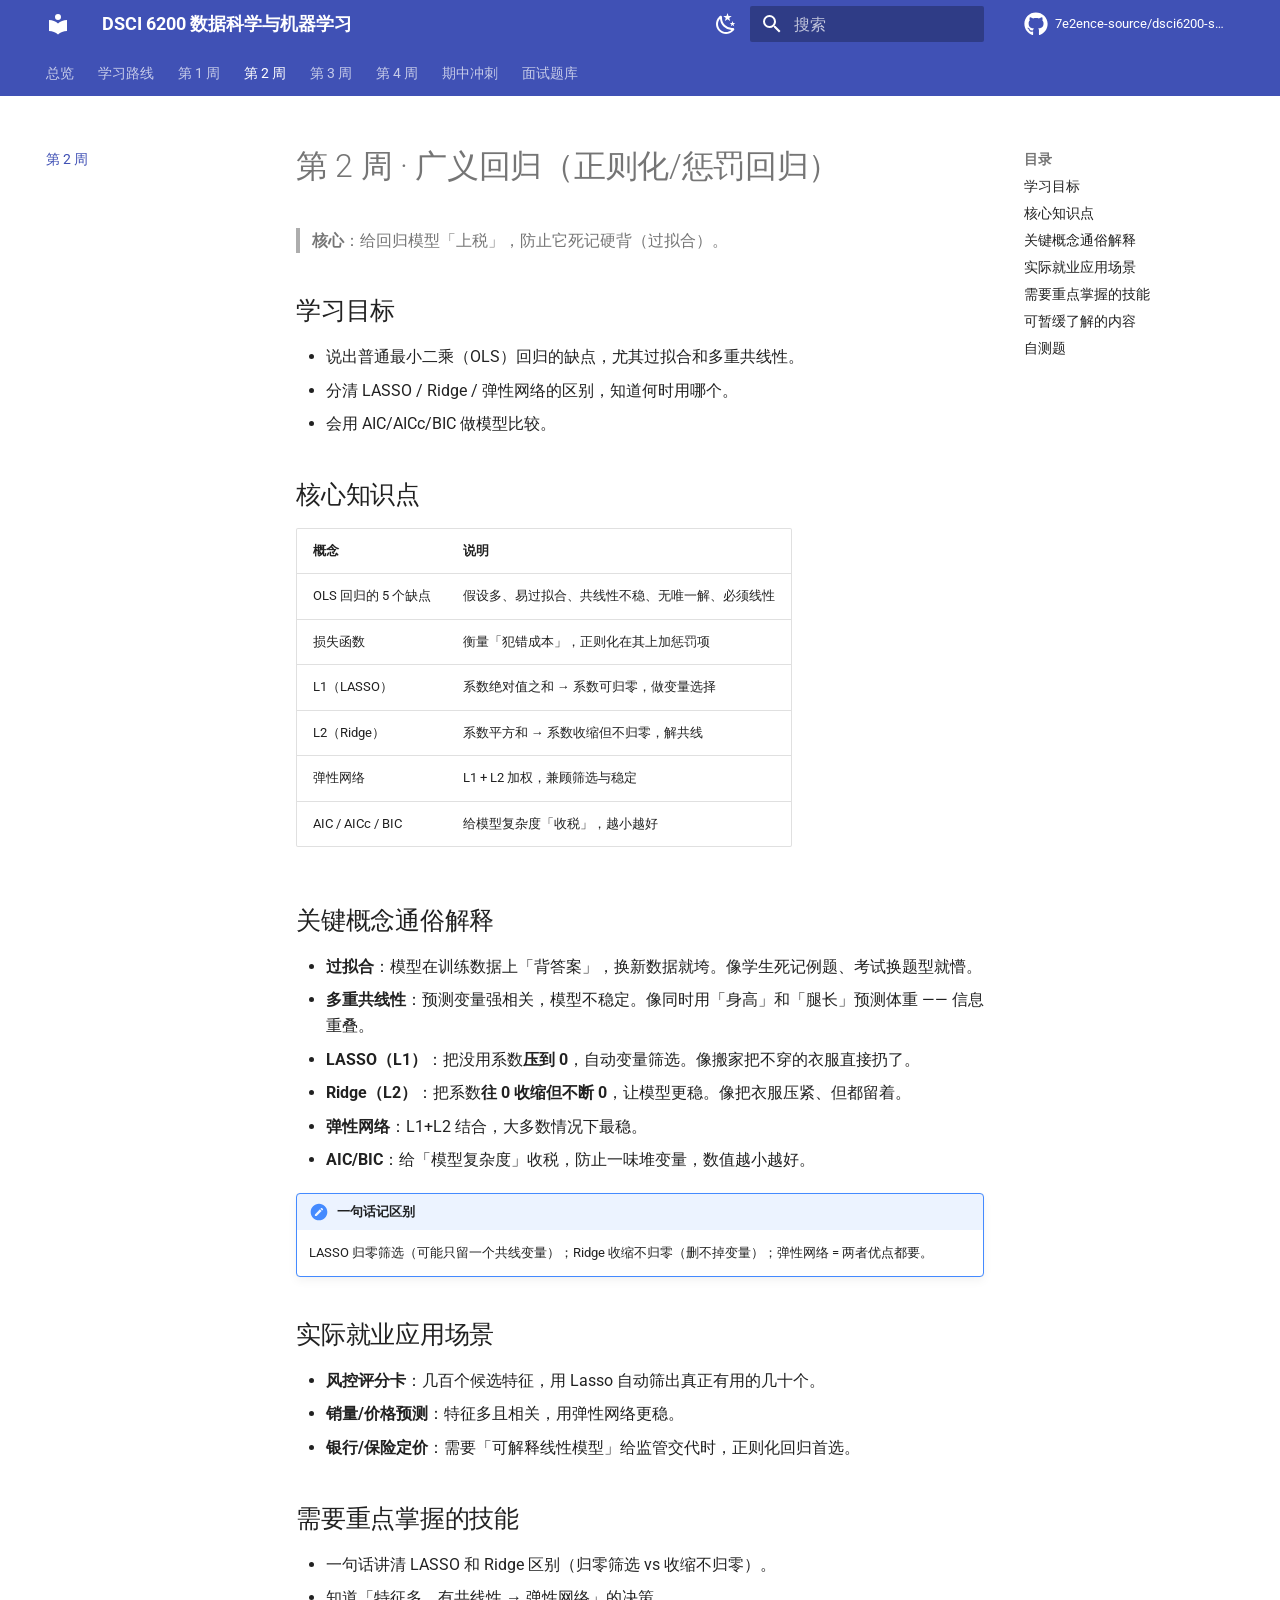
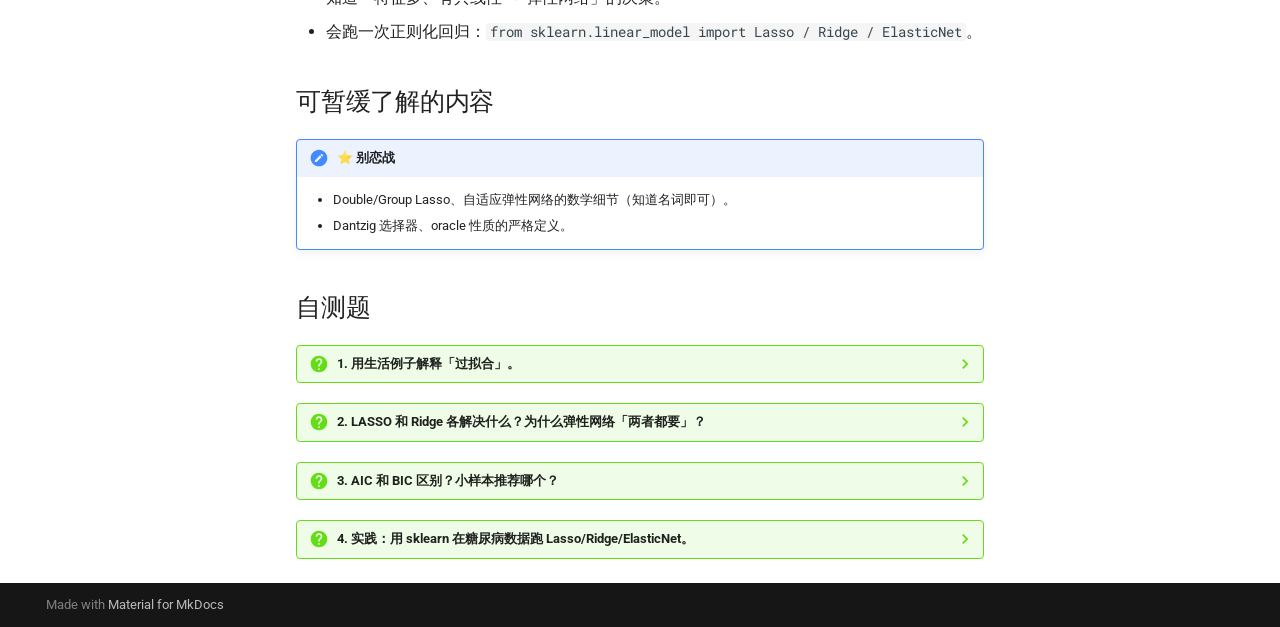
<file: week2/index.html>
<!doctype html>
<html lang="zh" class="no-js">
  <head>
    
      <meta charset="utf-8">
      <meta name="viewport" content="width=device-width,initial-scale=1">
      
        <meta name="description" content="系统化学习辅导手册（就业导向）· 覆盖第 1~4 周">
      
      
      
        <link rel="canonical" href="https://7e2ence-source.github.io/dsci6200-study-guide/week2/">
      
      
        <link rel="prev" href="../week1/">
      
      
        <link rel="next" href="../week3/">
      
      
        
      
      
      <link rel="icon" href="../assets/images/favicon.png">
      <meta name="generator" content="mkdocs-1.6.1, mkdocs-material-9.8.1">
    
    
      
        <title>第 2 周 - DSCI 6200 数据科学与机器学习</title>
      
    
    
      <link rel="stylesheet" href="../assets/stylesheets/main.57a0d79d.min.css">
      
        
        <link rel="stylesheet" href="../assets/stylesheets/palette.fb2fffe2.min.css">
      
      


    
    
      
    
    
      
        
        
        <link rel="preconnect" href="https://fonts.gstatic.com" crossorigin>
        <link rel="stylesheet" href="https://fonts.googleapis.com/css?family=Roboto:300,300i,400,400i,700,700i%7CRoboto+Mono:400,400i,700,700i&display=fallback">
        <style>:root{--md-text-font:"Roboto";--md-code-font:"Roboto Mono"}</style>
      
    
    
      <link rel="stylesheet" href="../stylesheets/interview.css">
    
    <script>__md_scope=new URL("..",location),__md_hash=e=>[...e].reduce(((e,_)=>(e<<5)-e+_.charCodeAt(0)),0),__md_get=(e,_=localStorage,t=__md_scope)=>JSON.parse(_.getItem(t.pathname+"."+e)),__md_set=(e,_,t=localStorage,a=__md_scope)=>{try{t.setItem(a.pathname+"."+e,JSON.stringify(_))}catch(e){}}</script>
    
      

    
    
  </head>
  
  
    
    
      
    
    
    
    
    <body dir="ltr" data-md-color-scheme="default" data-md-color-primary="indigo" data-md-color-accent="indigo">
  
    
    <input class="md-toggle" data-md-toggle="drawer" type="checkbox" id="__drawer" autocomplete="off">
    <input class="md-toggle" data-md-toggle="search" type="checkbox" id="__search" autocomplete="off">
    <label class="md-overlay" for="__drawer"></label>
    <div data-md-component="skip">
      
        
        <a href="#2" class="md-skip">
          跳转至
        </a>
      
    </div>
    <div data-md-component="announce">
      
    </div>
    
    
      

<header class="md-header" data-md-component="header">
  <nav class="md-header__inner md-grid" aria-label="页眉">
    <a href=".." title="DSCI 6200 数据科学与机器学习" class="md-header__button md-logo" aria-label="DSCI 6200 数据科学与机器学习" data-md-component="logo">
      
  
  <svg xmlns="http://www.w3.org/2000/svg" viewBox="0 0 24 24"><path d="M12 8a3 3 0 0 0 3-3 3 3 0 0 0-3-3 3 3 0 0 0-3 3 3 3 0 0 0 3 3m0 3.54C9.64 9.35 6.5 8 3 8v11c3.5 0 6.64 1.35 9 3.54 2.36-2.19 5.5-3.54 9-3.54V8c-3.5 0-6.64 1.35-9 3.54"/></svg>

    </a>
    <label class="md-header__button md-icon" for="__drawer">
      
      <svg xmlns="http://www.w3.org/2000/svg" viewBox="0 0 24 24"><path d="M3 6h18v2H3zm0 5h18v2H3zm0 5h18v2H3z"/></svg>
    </label>
    <div class="md-header__title" data-md-component="header-title">
      <div class="md-header__ellipsis">
        <div class="md-header__topic">
          <span class="md-ellipsis">
            DSCI 6200 数据科学与机器学习
          </span>
        </div>
        <div class="md-header__topic" data-md-component="header-topic">
          <span class="md-ellipsis">
            
              第 2 周
            
          </span>
        </div>
      </div>
    </div>
    
      
        <form class="md-header__option" data-md-component="palette">
  
    
    
    
    <input class="md-option" data-md-color-media="(prefers-color-scheme: light)" data-md-color-scheme="default" data-md-color-primary="indigo" data-md-color-accent="indigo"  aria-label="切换到暗色模式"  type="radio" name="__palette" id="__palette_0">
    
      <label class="md-header__button md-icon" title="切换到暗色模式" for="__palette_1" hidden>
        <svg xmlns="http://www.w3.org/2000/svg" viewBox="0 0 24 24"><path d="m17.75 4.09-2.53 1.94.91 3.06-2.63-1.81-2.63 1.81.91-3.06-2.53-1.94L12.44 4l1.06-3 1.06 3zm3.5 6.91-1.64 1.25.59 1.98-1.7-1.17-1.7 1.17.59-1.98L15.75 11l2.06-.05L18.5 9l.69 1.95zm-2.28 4.95c.83-.08 1.72 1.1 1.19 1.85-.32.45-.66.87-1.08 1.27C15.17 23 8.84 23 4.94 19.07c-3.91-3.9-3.91-10.24 0-14.14.4-.4.82-.76 1.27-1.08.75-.53 1.93.36 1.85 1.19-.27 2.86.69 5.83 2.89 8.02a9.96 9.96 0 0 0 8.02 2.89m-1.64 2.02a12.08 12.08 0 0 1-7.8-3.47c-2.17-2.19-3.33-5-3.49-7.82-2.81 3.14-2.7 7.96.31 10.98 3.02 3.01 7.84 3.12 10.98.31"/></svg>
      </label>
    
  
    
    
    
    <input class="md-option" data-md-color-media="(prefers-color-scheme: dark)" data-md-color-scheme="slate" data-md-color-primary="indigo" data-md-color-accent="indigo"  aria-label="切换到亮色模式"  type="radio" name="__palette" id="__palette_1">
    
      <label class="md-header__button md-icon" title="切换到亮色模式" for="__palette_0" hidden>
        <svg xmlns="http://www.w3.org/2000/svg" viewBox="0 0 24 24"><path d="M12 7a5 5 0 0 1 5 5 5 5 0 0 1-5 5 5 5 0 0 1-5-5 5 5 0 0 1 5-5m0 2a3 3 0 0 0-3 3 3 3 0 0 0 3 3 3 3 0 0 0 3-3 3 3 0 0 0-3-3m0-7 2.39 3.42C13.65 5.15 12.84 5 12 5s-1.65.15-2.39.42zM3.34 7l4.16-.35A7.2 7.2 0 0 0 5.94 8.5c-.44.74-.69 1.5-.83 2.29zm.02 10 1.76-3.77a7.131 7.131 0 0 0 2.38 4.14zM20.65 7l-1.77 3.79a7.02 7.02 0 0 0-2.38-4.15zm-.01 10-4.14.36c.59-.51 1.12-1.14 1.54-1.86.42-.73.69-1.5.83-2.29zM12 22l-2.41-3.44c.74.27 1.55.44 2.41.44.82 0 1.63-.17 2.37-.44z"/></svg>
      </label>
    
  
</form>
      
    
    
      <script>var palette=__md_get("__palette");if(palette&&palette.color){if("(prefers-color-scheme)"===palette.color.media){var media=matchMedia("(prefers-color-scheme: light)"),input=document.querySelector(media.matches?"[data-md-color-media='(prefers-color-scheme: light)']":"[data-md-color-media='(prefers-color-scheme: dark)']");palette.color.media=input.getAttribute("data-md-color-media"),palette.color.scheme=input.getAttribute("data-md-color-scheme"),palette.color.primary=input.getAttribute("data-md-color-primary"),palette.color.accent=input.getAttribute("data-md-color-accent")}for(var[key,value]of Object.entries(palette.color))document.body.setAttribute("data-md-color-"+key,value)}</script>
    
    
    
      
      
        <label class="md-header__button md-icon" for="__search">
          
          <svg xmlns="http://www.w3.org/2000/svg" viewBox="0 0 24 24"><path d="M9.5 3A6.5 6.5 0 0 1 16 9.5c0 1.61-.59 3.09-1.56 4.23l.27.27h.79l5 5-1.5 1.5-5-5v-.79l-.27-.27A6.52 6.52 0 0 1 9.5 16 6.5 6.5 0 0 1 3 9.5 6.5 6.5 0 0 1 9.5 3m0 2C7 5 5 7 5 9.5S7 14 9.5 14 14 12 14 9.5 12 5 9.5 5"/></svg>
        </label>
        <div class="md-search" data-md-component="search" role="dialog">
  <label class="md-search__overlay" for="__search"></label>
  <div class="md-search__inner" role="search">
    <form class="md-search__form" name="search">
      <input type="text" class="md-search__input" name="query" aria-label="搜索" placeholder="搜索" autocapitalize="off" autocorrect="off" autocomplete="off" spellcheck="false" data-md-component="search-query" required>
      <label class="md-search__icon md-icon" for="__search">
        
        <svg xmlns="http://www.w3.org/2000/svg" viewBox="0 0 24 24"><path d="M9.5 3A6.5 6.5 0 0 1 16 9.5c0 1.61-.59 3.09-1.56 4.23l.27.27h.79l5 5-1.5 1.5-5-5v-.79l-.27-.27A6.52 6.52 0 0 1 9.5 16 6.5 6.5 0 0 1 3 9.5 6.5 6.5 0 0 1 9.5 3m0 2C7 5 5 7 5 9.5S7 14 9.5 14 14 12 14 9.5 12 5 9.5 5"/></svg>
        
        <svg xmlns="http://www.w3.org/2000/svg" viewBox="0 0 24 24"><path d="M20 11v2H8l5.5 5.5-1.42 1.42L4.16 12l7.92-7.92L13.5 5.5 8 11z"/></svg>
      </label>
      <nav class="md-search__options" aria-label="查找">
        
          <a href="javascript:void(0)" class="md-search__icon md-icon" title="分享" aria-label="分享" data-clipboard data-clipboard-text="" data-md-component="search-share" tabindex="-1">
            
            <svg xmlns="http://www.w3.org/2000/svg" viewBox="0 0 24 24"><path d="M18 16.08c-.76 0-1.44.3-1.96.77L8.91 12.7c.05-.23.09-.46.09-.7s-.04-.47-.09-.7l7.05-4.11c.54.5 1.25.81 2.04.81a3 3 0 0 0 3-3 3 3 0 0 0-3-3 3 3 0 0 0-3 3c0 .24.04.47.09.7L8.04 9.81C7.5 9.31 6.79 9 6 9a3 3 0 0 0-3 3 3 3 0 0 0 3 3c.79 0 1.5-.31 2.04-.81l7.12 4.15c-.05.21-.08.43-.08.66 0 1.61 1.31 2.91 2.92 2.91s2.92-1.3 2.92-2.91A2.92 2.92 0 0 0 18 16.08"/></svg>
          </a>
        
        <button type="reset" class="md-search__icon md-icon" title="清空当前内容" aria-label="清空当前内容" tabindex="-1">
          
          <svg xmlns="http://www.w3.org/2000/svg" viewBox="0 0 24 24"><path d="M19 6.41 17.59 5 12 10.59 6.41 5 5 6.41 10.59 12 5 17.59 6.41 19 12 13.41 17.59 19 19 17.59 13.41 12z"/></svg>
        </button>
      </nav>
      
        <div class="md-search__suggest" data-md-component="search-suggest"></div>
      
    </form>
    <div class="md-search__output">
      <div class="md-search__scrollwrap" tabindex="0" data-md-scrollfix>
        <div class="md-search-result" data-md-component="search-result">
          <div class="md-search-result__meta">
            正在初始化搜索引擎
          </div>
          <ol class="md-search-result__list" role="presentation"></ol>
        </div>
      </div>
    </div>
  </div>
</div>
      
    
    
      <div class="md-header__source">
        <a href="https://github.com/7e2ence-source/dsci6200-study-guide" title="前往仓库" class="md-source" data-md-component="source">
  <div class="md-source__icon md-icon">
    
    <svg xmlns="http://www.w3.org/2000/svg" viewBox="0 0 512 512"><!--! Font Awesome Free 7.1.0 by @fontawesome - https://fontawesome.com License - https://fontawesome.com/license/free (Icons: CC BY 4.0, Fonts: SIL OFL 1.1, Code: MIT License) Copyright 2025 Fonticons, Inc.--><path d="M173.9 397.4c0 2-2.3 3.6-5.2 3.6-3.3.3-5.6-1.3-5.6-3.6 0-2 2.3-3.6 5.2-3.6 3-.3 5.6 1.3 5.6 3.6m-31.1-4.5c-.7 2 1.3 4.3 4.3 4.9 2.6 1 5.6 0 6.2-2s-1.3-4.3-4.3-5.2c-2.6-.7-5.5.3-6.2 2.3m44.2-1.7c-2.9.7-4.9 2.6-4.6 4.9.3 2 2.9 3.3 5.9 2.6 2.9-.7 4.9-2.6 4.6-4.6-.3-1.9-3-3.2-5.9-2.9M252.8 8C114.1 8 8 113.3 8 252c0 110.9 69.8 205.8 169.5 239.2 12.8 2.3 17.3-5.6 17.3-12.1 0-6.2-.3-40.4-.3-61.4 0 0-70 15-84.7-29.8 0 0-11.4-29.1-27.8-36.6 0 0-22.9-15.7 1.6-15.4 0 0 24.9 2 38.6 25.8 21.9 38.6 58.6 27.5 72.9 20.9 2.3-16 8.8-27.1 16-33.7-55.9-6.2-112.3-14.3-112.3-110.5 0-27.5 7.6-41.3 23.6-58.9-2.6-6.5-11.1-33.3 2.6-67.9 20.9-6.5 69 27 69 27 20-5.6 41.5-8.5 62.8-8.5s42.8 2.9 62.8 8.5c0 0 48.1-33.6 69-27 13.7 34.7 5.2 61.4 2.6 67.9 16 17.7 25.8 31.5 25.8 58.9 0 96.5-58.9 104.2-114.8 110.5 9.2 7.9 17 22.9 17 46.4 0 33.7-.3 75.4-.3 83.6 0 6.5 4.6 14.4 17.3 12.1C436.2 457.8 504 362.9 504 252 504 113.3 391.5 8 252.8 8M105.2 352.9c-1.3 1-1 3.3.7 5.2 1.6 1.6 3.9 2.3 5.2 1 1.3-1 1-3.3-.7-5.2-1.6-1.6-3.9-2.3-5.2-1m-10.8-8.1c-.7 1.3.3 2.9 2.3 3.9 1.6 1 3.6.7 4.3-.7.7-1.3-.3-2.9-2.3-3.9-2-.6-3.6-.3-4.3.7m32.4 35.6c-1.6 1.3-1 4.3 1.3 6.2 2.3 2.3 5.2 2.6 6.5 1 1.3-1.3.7-4.3-1.3-6.2-2.2-2.3-5.2-2.6-6.5-1m-11.4-14.7c-1.6 1-1.6 3.6 0 5.9s4.3 3.3 5.6 2.3c1.6-1.3 1.6-3.9 0-6.2-1.4-2.3-4-3.3-5.6-2"/></svg>
  </div>
  <div class="md-source__repository">
    7e2ence-source/dsci6200-study-guide
  </div>
</a>
      </div>
    
  </nav>
  
</header>
    
    <div class="md-container" data-md-component="container">
      
      
        
          
            
<nav class="md-tabs" aria-label="标签" data-md-component="tabs">
  <div class="md-grid">
    <ul class="md-tabs__list">
      
        
  
  
  
  
    <li class="md-tabs__item">
      <a href=".." class="md-tabs__link">
        
  
  
    
  
  总览

      </a>
    </li>
  

      
        
  
  
  
  
    <li class="md-tabs__item">
      <a href="../route/" class="md-tabs__link">
        
  
  
    
  
  学习路线

      </a>
    </li>
  

      
        
  
  
  
  
    <li class="md-tabs__item">
      <a href="../week1/" class="md-tabs__link">
        
  
  
    
  
  第 1 周

      </a>
    </li>
  

      
        
  
  
  
    
  
  
    <li class="md-tabs__item md-tabs__item--active">
      <a href="./" class="md-tabs__link">
        
  
  
    
  
  第 2 周

      </a>
    </li>
  

      
        
  
  
  
  
    <li class="md-tabs__item">
      <a href="../week3/" class="md-tabs__link">
        
  
  
    
  
  第 3 周

      </a>
    </li>
  

      
        
  
  
  
  
    <li class="md-tabs__item">
      <a href="../week4/" class="md-tabs__link">
        
  
  
    
  
  第 4 周

      </a>
    </li>
  

      
        
  
  
  
  
    <li class="md-tabs__item">
      <a href="../exam/" class="md-tabs__link">
        
  
  
    
  
  期中冲刺

      </a>
    </li>
  

      
        
  
  
  
  
    <li class="md-tabs__item">
      <a href="../interview/" class="md-tabs__link">
        
  
  
    
  
  面试题库

      </a>
    </li>
  

      
    </ul>
  </div>
</nav>
          
        
      
      <main class="md-main" data-md-component="main">
        <div class="md-main__inner md-grid">
          
            
              
              <div class="md-sidebar md-sidebar--primary" data-md-component="sidebar" data-md-type="navigation" >
                <div class="md-sidebar__scrollwrap">
                  <div class="md-sidebar__inner">
                    


  


<nav class="md-nav md-nav--primary md-nav--lifted" aria-label="导航栏" data-md-level="0">
  <label class="md-nav__title" for="__drawer">
    <a href=".." title="DSCI 6200 数据科学与机器学习" class="md-nav__button md-logo" aria-label="DSCI 6200 数据科学与机器学习" data-md-component="logo">
      
  
  <svg xmlns="http://www.w3.org/2000/svg" viewBox="0 0 24 24"><path d="M12 8a3 3 0 0 0 3-3 3 3 0 0 0-3-3 3 3 0 0 0-3 3 3 3 0 0 0 3 3m0 3.54C9.64 9.35 6.5 8 3 8v11c3.5 0 6.64 1.35 9 3.54 2.36-2.19 5.5-3.54 9-3.54V8c-3.5 0-6.64 1.35-9 3.54"/></svg>

    </a>
    DSCI 6200 数据科学与机器学习
  </label>
  
    <div class="md-nav__source">
      <a href="https://github.com/7e2ence-source/dsci6200-study-guide" title="前往仓库" class="md-source" data-md-component="source">
  <div class="md-source__icon md-icon">
    
    <svg xmlns="http://www.w3.org/2000/svg" viewBox="0 0 512 512"><!--! Font Awesome Free 7.1.0 by @fontawesome - https://fontawesome.com License - https://fontawesome.com/license/free (Icons: CC BY 4.0, Fonts: SIL OFL 1.1, Code: MIT License) Copyright 2025 Fonticons, Inc.--><path d="M173.9 397.4c0 2-2.3 3.6-5.2 3.6-3.3.3-5.6-1.3-5.6-3.6 0-2 2.3-3.6 5.2-3.6 3-.3 5.6 1.3 5.6 3.6m-31.1-4.5c-.7 2 1.3 4.3 4.3 4.9 2.6 1 5.6 0 6.2-2s-1.3-4.3-4.3-5.2c-2.6-.7-5.5.3-6.2 2.3m44.2-1.7c-2.9.7-4.9 2.6-4.6 4.9.3 2 2.9 3.3 5.9 2.6 2.9-.7 4.9-2.6 4.6-4.6-.3-1.9-3-3.2-5.9-2.9M252.8 8C114.1 8 8 113.3 8 252c0 110.9 69.8 205.8 169.5 239.2 12.8 2.3 17.3-5.6 17.3-12.1 0-6.2-.3-40.4-.3-61.4 0 0-70 15-84.7-29.8 0 0-11.4-29.1-27.8-36.6 0 0-22.9-15.7 1.6-15.4 0 0 24.9 2 38.6 25.8 21.9 38.6 58.6 27.5 72.9 20.9 2.3-16 8.8-27.1 16-33.7-55.9-6.2-112.3-14.3-112.3-110.5 0-27.5 7.6-41.3 23.6-58.9-2.6-6.5-11.1-33.3 2.6-67.9 20.9-6.5 69 27 69 27 20-5.6 41.5-8.5 62.8-8.5s42.8 2.9 62.8 8.5c0 0 48.1-33.6 69-27 13.7 34.7 5.2 61.4 2.6 67.9 16 17.7 25.8 31.5 25.8 58.9 0 96.5-58.9 104.2-114.8 110.5 9.2 7.9 17 22.9 17 46.4 0 33.7-.3 75.4-.3 83.6 0 6.5 4.6 14.4 17.3 12.1C436.2 457.8 504 362.9 504 252 504 113.3 391.5 8 252.8 8M105.2 352.9c-1.3 1-1 3.3.7 5.2 1.6 1.6 3.9 2.3 5.2 1 1.3-1 1-3.3-.7-5.2-1.6-1.6-3.9-2.3-5.2-1m-10.8-8.1c-.7 1.3.3 2.9 2.3 3.9 1.6 1 3.6.7 4.3-.7.7-1.3-.3-2.9-2.3-3.9-2-.6-3.6-.3-4.3.7m32.4 35.6c-1.6 1.3-1 4.3 1.3 6.2 2.3 2.3 5.2 2.6 6.5 1 1.3-1.3.7-4.3-1.3-6.2-2.2-2.3-5.2-2.6-6.5-1m-11.4-14.7c-1.6 1-1.6 3.6 0 5.9s4.3 3.3 5.6 2.3c1.6-1.3 1.6-3.9 0-6.2-1.4-2.3-4-3.3-5.6-2"/></svg>
  </div>
  <div class="md-source__repository">
    7e2ence-source/dsci6200-study-guide
  </div>
</a>
    </div>
  
  <ul class="md-nav__list" data-md-scrollfix>
    
      
      
  
  
  
  
    <li class="md-nav__item">
      <a href=".." class="md-nav__link">
        
  
  
  <span class="md-ellipsis">
    
  
    总览
  

    
  </span>
  
  

      </a>
    </li>
  

    
      
      
  
  
  
  
    <li class="md-nav__item">
      <a href="../route/" class="md-nav__link">
        
  
  
  <span class="md-ellipsis">
    
  
    学习路线
  

    
  </span>
  
  

      </a>
    </li>
  

    
      
      
  
  
  
  
    <li class="md-nav__item">
      <a href="../week1/" class="md-nav__link">
        
  
  
  <span class="md-ellipsis">
    
  
    第 1 周
  

    
  </span>
  
  

      </a>
    </li>
  

    
      
      
  
  
    
  
  
  
    <li class="md-nav__item md-nav__item--active">
      
      <input class="md-nav__toggle md-toggle" type="checkbox" id="__toc">
      
      
        
      
      
        <label class="md-nav__link md-nav__link--active" for="__toc">
          
  
  
  <span class="md-ellipsis">
    
  
    第 2 周
  

    
  </span>
  
  

          <span class="md-nav__icon md-icon"></span>
        </label>
      
      <a href="./" class="md-nav__link md-nav__link--active">
        
  
  
  <span class="md-ellipsis">
    
  
    第 2 周
  

    
  </span>
  
  

      </a>
      
        

<nav class="md-nav md-nav--secondary" aria-label="目录">
  
  
  
    
  
  
    <label class="md-nav__title" for="__toc">
      <span class="md-nav__icon md-icon"></span>
      目录
    </label>
    <ul class="md-nav__list" data-md-component="toc" data-md-scrollfix>
      
        <li class="md-nav__item">
  <a href="#_1" class="md-nav__link">
    <span class="md-ellipsis">
      
        学习目标
      
    </span>
  </a>
  
</li>
      
        <li class="md-nav__item">
  <a href="#_2" class="md-nav__link">
    <span class="md-ellipsis">
      
        核心知识点
      
    </span>
  </a>
  
</li>
      
        <li class="md-nav__item">
  <a href="#_3" class="md-nav__link">
    <span class="md-ellipsis">
      
        关键概念通俗解释
      
    </span>
  </a>
  
</li>
      
        <li class="md-nav__item">
  <a href="#_4" class="md-nav__link">
    <span class="md-ellipsis">
      
        实际就业应用场景
      
    </span>
  </a>
  
</li>
      
        <li class="md-nav__item">
  <a href="#_5" class="md-nav__link">
    <span class="md-ellipsis">
      
        需要重点掌握的技能
      
    </span>
  </a>
  
</li>
      
        <li class="md-nav__item">
  <a href="#_6" class="md-nav__link">
    <span class="md-ellipsis">
      
        可暂缓了解的内容
      
    </span>
  </a>
  
</li>
      
        <li class="md-nav__item">
  <a href="#_7" class="md-nav__link">
    <span class="md-ellipsis">
      
        自测题
      
    </span>
  </a>
  
</li>
      
    </ul>
  
</nav>
      
    </li>
  

    
      
      
  
  
  
  
    <li class="md-nav__item">
      <a href="../week3/" class="md-nav__link">
        
  
  
  <span class="md-ellipsis">
    
  
    第 3 周
  

    
  </span>
  
  

      </a>
    </li>
  

    
      
      
  
  
  
  
    <li class="md-nav__item">
      <a href="../week4/" class="md-nav__link">
        
  
  
  <span class="md-ellipsis">
    
  
    第 4 周
  

    
  </span>
  
  

      </a>
    </li>
  

    
      
      
  
  
  
  
    <li class="md-nav__item">
      <a href="../exam/" class="md-nav__link">
        
  
  
  <span class="md-ellipsis">
    
  
    期中冲刺
  

    
  </span>
  
  

      </a>
    </li>
  

    
      
      
  
  
  
  
    <li class="md-nav__item">
      <a href="../interview/" class="md-nav__link">
        
  
  
  <span class="md-ellipsis">
    
  
    面试题库
  

    
  </span>
  
  

      </a>
    </li>
  

    
  </ul>
</nav>
                  </div>
                </div>
              </div>
            
            
              
              <div class="md-sidebar md-sidebar--secondary" data-md-component="sidebar" data-md-type="toc" >
                <div class="md-sidebar__scrollwrap">
                  <div class="md-sidebar__inner">
                    

<nav class="md-nav md-nav--secondary" aria-label="目录">
  
  
  
    
  
  
    <label class="md-nav__title" for="__toc">
      <span class="md-nav__icon md-icon"></span>
      目录
    </label>
    <ul class="md-nav__list" data-md-component="toc" data-md-scrollfix>
      
        <li class="md-nav__item">
  <a href="#_1" class="md-nav__link">
    <span class="md-ellipsis">
      
        学习目标
      
    </span>
  </a>
  
</li>
      
        <li class="md-nav__item">
  <a href="#_2" class="md-nav__link">
    <span class="md-ellipsis">
      
        核心知识点
      
    </span>
  </a>
  
</li>
      
        <li class="md-nav__item">
  <a href="#_3" class="md-nav__link">
    <span class="md-ellipsis">
      
        关键概念通俗解释
      
    </span>
  </a>
  
</li>
      
        <li class="md-nav__item">
  <a href="#_4" class="md-nav__link">
    <span class="md-ellipsis">
      
        实际就业应用场景
      
    </span>
  </a>
  
</li>
      
        <li class="md-nav__item">
  <a href="#_5" class="md-nav__link">
    <span class="md-ellipsis">
      
        需要重点掌握的技能
      
    </span>
  </a>
  
</li>
      
        <li class="md-nav__item">
  <a href="#_6" class="md-nav__link">
    <span class="md-ellipsis">
      
        可暂缓了解的内容
      
    </span>
  </a>
  
</li>
      
        <li class="md-nav__item">
  <a href="#_7" class="md-nav__link">
    <span class="md-ellipsis">
      
        自测题
      
    </span>
  </a>
  
</li>
      
    </ul>
  
</nav>
                  </div>
                </div>
              </div>
            
          
          
            <div class="md-content" data-md-component="content">
              
              <article class="md-content__inner md-typeset">
                
                  



<h1 id="2">第 2 周 · 广义回归（正则化/惩罚回归）<a class="headerlink" href="#2" title="Permanent link">&para;</a></h1>
<blockquote>
<p><strong>核心</strong>：给回归模型「上税」，防止它死记硬背（过拟合）。</p>
</blockquote>
<h2 id="_1">学习目标<a class="headerlink" href="#_1" title="Permanent link">&para;</a></h2>
<ul>
<li>说出普通最小二乘（OLS）回归的缺点，尤其过拟合和多重共线性。</li>
<li>分清 LASSO / Ridge / 弹性网络的区别，知道何时用哪个。</li>
<li>会用 AIC/AICc/BIC 做模型比较。</li>
</ul>
<h2 id="_2">核心知识点<a class="headerlink" href="#_2" title="Permanent link">&para;</a></h2>
<table>
<thead>
<tr>
<th>概念</th>
<th>说明</th>
</tr>
</thead>
<tbody>
<tr>
<td>OLS 回归的 5 个缺点</td>
<td>假设多、易过拟合、共线性不稳、无唯一解、必须线性</td>
</tr>
<tr>
<td>损失函数</td>
<td>衡量「犯错成本」，正则化在其上加惩罚项</td>
</tr>
<tr>
<td>L1（LASSO）</td>
<td>系数绝对值之和 → 系数可归零，做变量选择</td>
</tr>
<tr>
<td>L2（Ridge）</td>
<td>系数平方和 → 系数收缩但不归零，解共线</td>
</tr>
<tr>
<td>弹性网络</td>
<td>L1 + L2 加权，兼顾筛选与稳定</td>
</tr>
<tr>
<td>AIC / AICc / BIC</td>
<td>给模型复杂度「收税」，越小越好</td>
</tr>
</tbody>
</table>
<h2 id="_3">关键概念通俗解释<a class="headerlink" href="#_3" title="Permanent link">&para;</a></h2>
<ul>
<li><strong>过拟合</strong>：模型在训练数据上「背答案」，换新数据就垮。像学生死记例题、考试换题型就懵。</li>
<li><strong>多重共线性</strong>：预测变量强相关，模型不稳定。像同时用「身高」和「腿长」预测体重 —— 信息重叠。</li>
<li><strong>LASSO（L1）</strong>：把没用系数<strong>压到 0</strong>，自动变量筛选。像搬家把不穿的衣服直接扔了。</li>
<li><strong>Ridge（L2）</strong>：把系数<strong>往 0 收缩但不断 0</strong>，让模型更稳。像把衣服压紧、但都留着。</li>
<li><strong>弹性网络</strong>：L1+L2 结合，大多数情况下最稳。</li>
<li><strong>AIC/BIC</strong>：给「模型复杂度」收税，防止一味堆变量，数值越小越好。</li>
</ul>
<div class="admonition note">
<p class="admonition-title">一句话记区别</p>
<p>LASSO 归零筛选（可能只留一个共线变量）；Ridge 收缩不归零（删不掉变量）；弹性网络 = 两者优点都要。</p>
</div>
<h2 id="_4">实际就业应用场景<a class="headerlink" href="#_4" title="Permanent link">&para;</a></h2>
<ul>
<li><strong>风控评分卡</strong>：几百个候选特征，用 Lasso 自动筛出真正有用的几十个。</li>
<li><strong>销量/价格预测</strong>：特征多且相关，用弹性网络更稳。</li>
<li><strong>银行/保险定价</strong>：需要「可解释线性模型」给监管交代时，正则化回归首选。</li>
</ul>
<h2 id="_5">需要重点掌握的技能<a class="headerlink" href="#_5" title="Permanent link">&para;</a></h2>
<ul>
<li>一句话讲清 LASSO 和 Ridge 区别（归零筛选 vs 收缩不归零）。</li>
<li>知道「特征多、有共线性 → 弹性网络」的决策。</li>
<li>会跑一次正则化回归：<code>from sklearn.linear_model import Lasso / Ridge / ElasticNet</code>。</li>
</ul>
<h2 id="_6">可暂缓了解的内容<a class="headerlink" href="#_6" title="Permanent link">&para;</a></h2>
<div class="admonition note">
<p class="admonition-title">⭐ 别恋战</p>
<ul>
<li>Double/Group Lasso、自适应弹性网络的数学细节（知道名词即可）。</li>
<li>Dantzig 选择器、oracle 性质的严格定义。</li>
</ul>
</div>
<h2 id="_7">自测题<a class="headerlink" href="#_7" title="Permanent link">&para;</a></h2>
<details class="question">
<summary>1. 用生活例子解释「过拟合」。</summary>
<p>死记硬背例题、考试换题型就懵 —— 模型把训练数据的噪声都背下来了，对新数据泛化差。</p>
</details>
<details class="question">
<summary>2. LASSO 和 Ridge 各解决什么？为什么弹性网络「两者都要」？</summary>
<p>LASSO 把系数归零做变量筛选（但共线时只选一个）；Ridge 收缩系数不归零、解共线（但删不掉变量）。弹性网络 = L1+L2 加权，兼顾筛选与稳定。</p>
</details>
<details class="question">
<summary>3. AIC 和 BIC 区别？小样本推荐哪个？</summary>
<p>AIC 适合交叉验证、BIC 擅长估计真实模型；BIC 惩罚更重。小样本推荐 AICc（对额外参数惩罚更大）。</p>
</details>
<details class="question">
<summary>4. 实践：用 sklearn 在糖尿病数据跑 Lasso/Ridge/ElasticNet。</summary>
<div class="highlight"><pre><span></span><code><a id="__codelineno-0-1" name="__codelineno-0-1" href="#__codelineno-0-1"></a><span class="kn">from</span><span class="w"> </span><span class="nn">sklearn.linear_model</span><span class="w"> </span><span class="kn">import</span> <span class="n">Lasso</span><span class="p">,</span> <span class="n">Ridge</span><span class="p">,</span> <span class="n">ElasticNet</span>
<a id="__codelineno-0-2" name="__codelineno-0-2" href="#__codelineno-0-2"></a><span class="kn">from</span><span class="w"> </span><span class="nn">sklearn.model_selection</span><span class="w"> </span><span class="kn">import</span> <span class="n">train_test_split</span>
<a id="__codelineno-0-3" name="__codelineno-0-3" href="#__codelineno-0-3"></a><span class="c1"># X 为特征(年龄/BMI/血压/胆固醇等)，y 为糖尿病进展</span>
<a id="__codelineno-0-4" name="__codelineno-0-4" href="#__codelineno-0-4"></a><span class="n">X_train</span><span class="p">,</span> <span class="n">X_test</span><span class="p">,</span> <span class="n">y_train</span><span class="p">,</span> <span class="n">y_test</span> <span class="o">=</span> <span class="n">train_test_split</span><span class="p">(</span><span class="n">X</span><span class="p">,</span> <span class="n">y</span><span class="p">,</span> <span class="n">test_size</span><span class="o">=</span><span class="mf">0.3</span><span class="p">)</span>
<a id="__codelineno-0-5" name="__codelineno-0-5" href="#__codelineno-0-5"></a><span class="k">for</span> <span class="n">m</span> <span class="ow">in</span> <span class="p">[</span><span class="n">Lasso</span><span class="p">(</span><span class="n">alpha</span><span class="o">=</span><span class="mf">0.1</span><span class="p">),</span> <span class="n">Ridge</span><span class="p">(</span><span class="n">alpha</span><span class="o">=</span><span class="mf">1.0</span><span class="p">),</span> <span class="n">ElasticNet</span><span class="p">(</span><span class="n">alpha</span><span class="o">=</span><span class="mf">0.1</span><span class="p">,</span> <span class="n">l1_ratio</span><span class="o">=</span><span class="mf">0.5</span><span class="p">)]:</span>
<a id="__codelineno-0-6" name="__codelineno-0-6" href="#__codelineno-0-6"></a>    <span class="n">m</span><span class="o">.</span><span class="n">fit</span><span class="p">(</span><span class="n">X_train</span><span class="p">,</span> <span class="n">y_train</span><span class="p">)</span>
<a id="__codelineno-0-7" name="__codelineno-0-7" href="#__codelineno-0-7"></a>    <span class="nb">print</span><span class="p">(</span><span class="n">m</span><span class="o">.</span><span class="vm">__class__</span><span class="o">.</span><span class="vm">__name__</span><span class="p">,</span> <span class="n">m</span><span class="o">.</span><span class="n">score</span><span class="p">(</span><span class="n">X_test</span><span class="p">,</span> <span class="n">y_test</span><span class="p">))</span>
</code></pre></div>
</details>












                
              </article>
            </div>
          
          
<script>var target=document.getElementById(location.hash.slice(1));target&&target.name&&(target.checked=target.name.startsWith("__tabbed_"))</script>
        </div>
        
          <button type="button" class="md-top md-icon" data-md-component="top" hidden>
  
  <svg xmlns="http://www.w3.org/2000/svg" viewBox="0 0 24 24"><path d="M13 20h-2V8l-5.5 5.5-1.42-1.42L12 4.16l7.92 7.92-1.42 1.42L13 8z"/></svg>
  回到页面顶部
</button>
        
      </main>
      
        <footer class="md-footer">
  
  <div class="md-footer-meta md-typeset">
    <div class="md-footer-meta__inner md-grid">
      <div class="md-copyright">
  
  
    Made with
    <a href="https://squidfunk.github.io/mkdocs-material/" target="_blank" rel="noopener">
      Material for MkDocs
    </a>
  
</div>
      
    </div>
  </div>
</footer>
      
    </div>
    <div class="md-dialog" data-md-component="dialog">
      <div class="md-dialog__inner md-typeset"></div>
    </div>
    
    
    
      
      
      <script id="__config" type="application/json">{"annotate": null, "base": "..", "features": ["navigation.instant", "navigation.tracking", "navigation.tabs", "navigation.top", "navigation.indexes", "search.suggest", "search.highlight", "search.share", "content.code.copy", "content.code.annotate"], "search": "../assets/javascripts/workers/search.a7633da7.min.js", "tags": null, "translations": {"clipboard.copied": "\u5df2\u590d\u5236", "clipboard.copy": "\u590d\u5236", "search.result.more.one": "\u5728\u8be5\u9875\u4e0a\u8fd8\u6709 1 \u4e2a\u7b26\u5408\u6761\u4ef6\u7684\u7ed3\u679c", "search.result.more.other": "\u5728\u8be5\u9875\u4e0a\u8fd8\u6709 # \u4e2a\u7b26\u5408\u6761\u4ef6\u7684\u7ed3\u679c", "search.result.none": "\u6ca1\u6709\u627e\u5230\u7b26\u5408\u6761\u4ef6\u7684\u7ed3\u679c", "search.result.one": "\u627e\u5230 1 \u4e2a\u7b26\u5408\u6761\u4ef6\u7684\u7ed3\u679c", "search.result.other": "# \u4e2a\u7b26\u5408\u6761\u4ef6\u7684\u7ed3\u679c", "search.result.placeholder": "\u952e\u5165\u4ee5\u5f00\u59cb\u641c\u7d22", "search.result.term.missing": "\u7f3a\u5c11", "select.version": "\u9009\u62e9\u5f53\u524d\u7248\u672c"}, "version": null}</script>
    
    
      <script src="../assets/javascripts/bundle.a5f9d56c.min.js"></script>
      
        <script src="../javascripts/interview-filter.js"></script>
      
    
  </body>
</html>
</file>
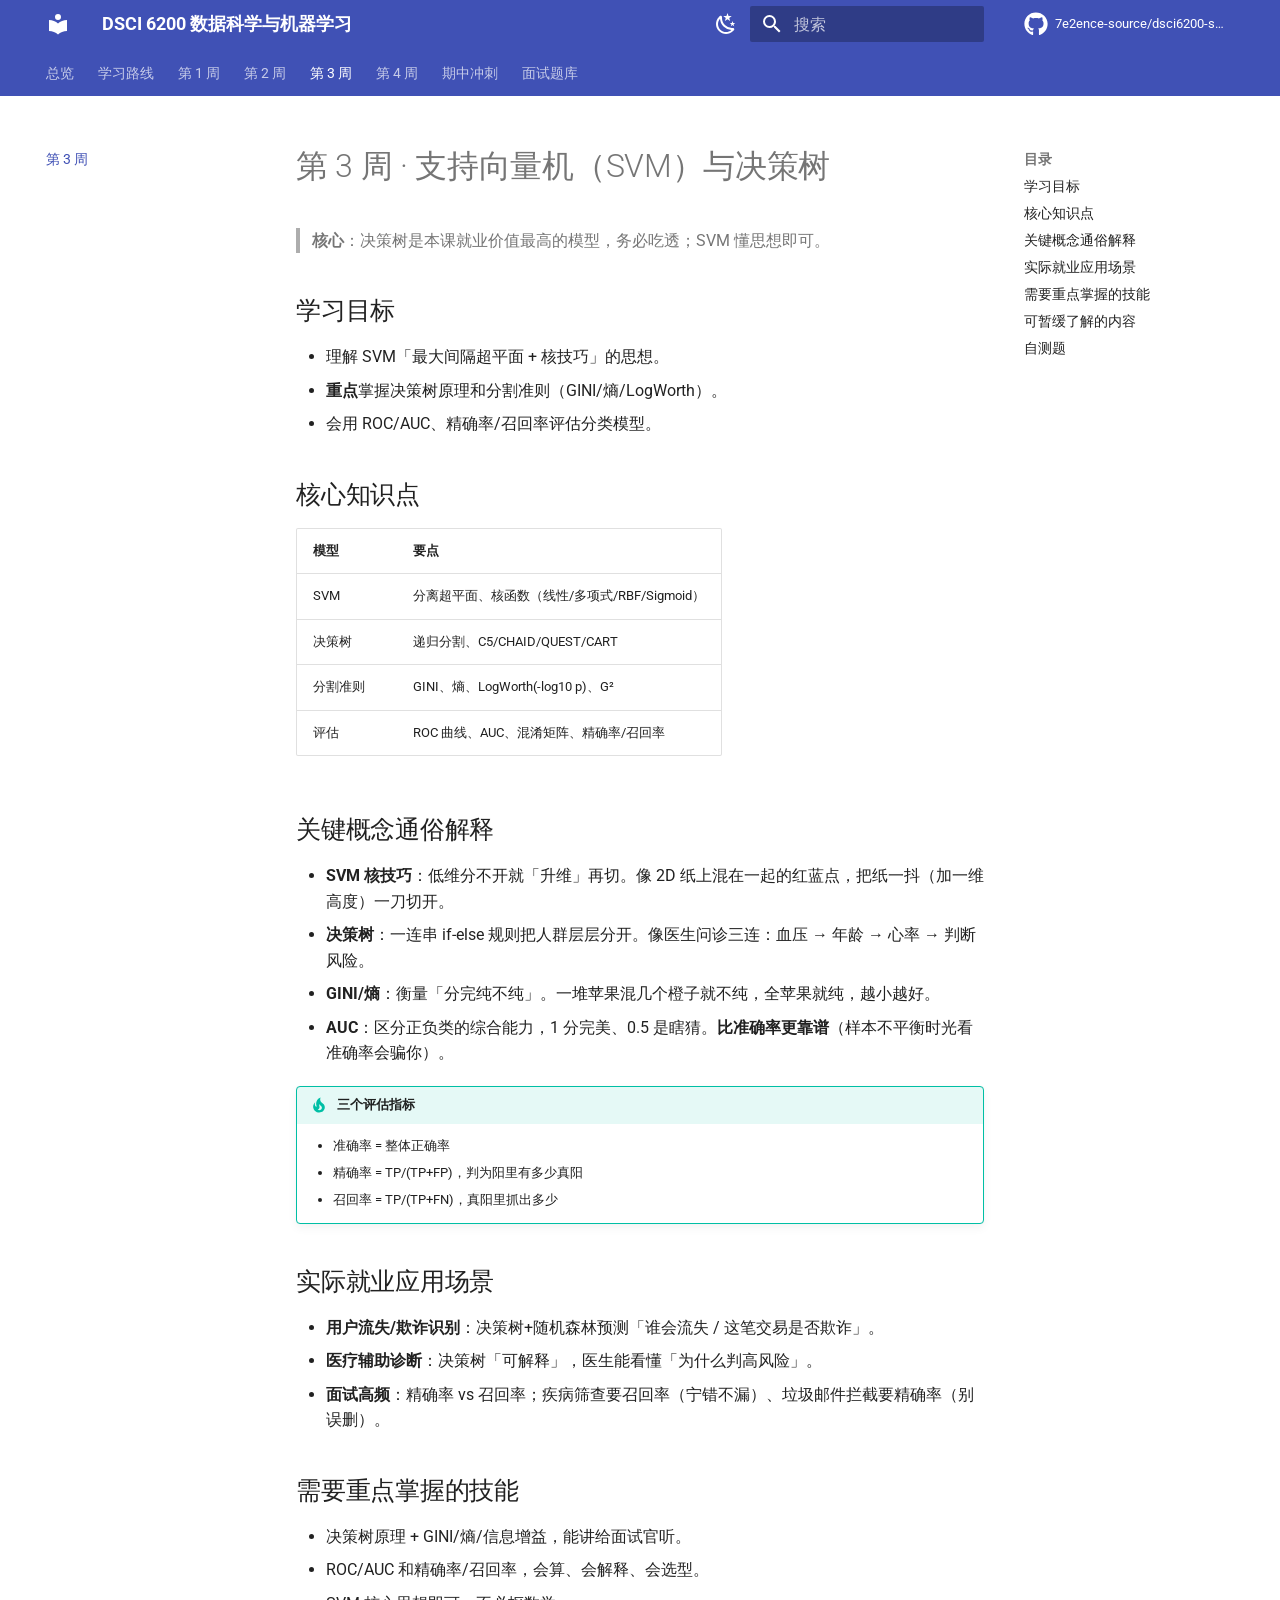
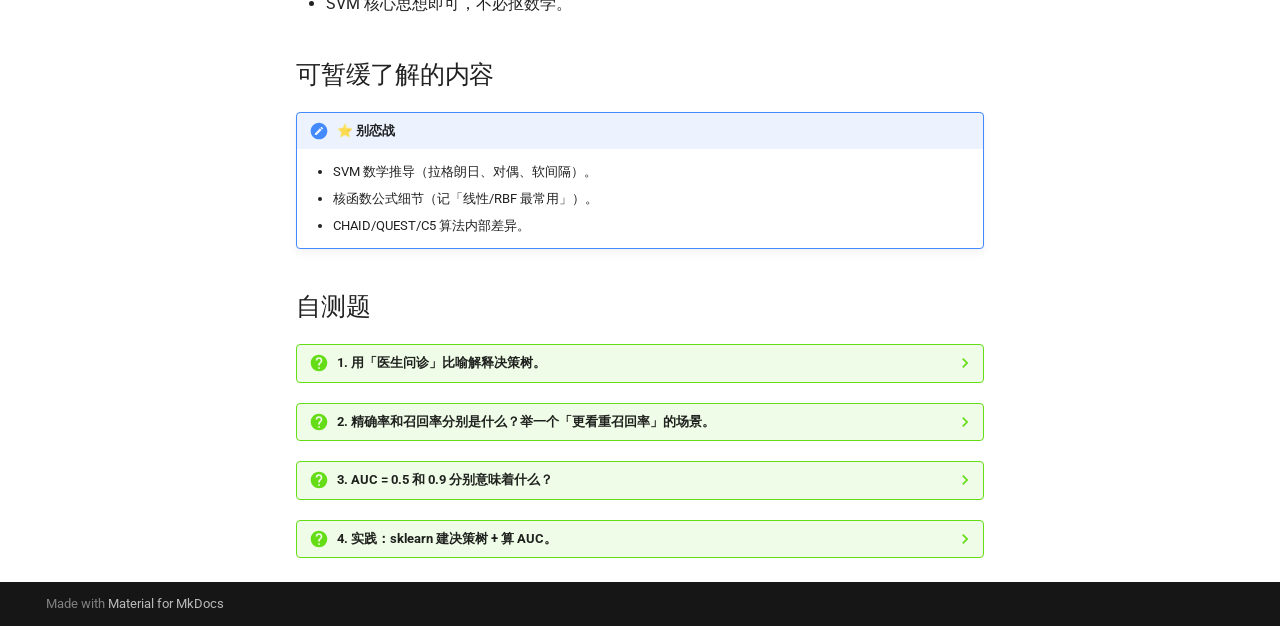
<file: week3/index.html>
<!doctype html>
<html lang="zh" class="no-js">
  <head>
    
      <meta charset="utf-8">
      <meta name="viewport" content="width=device-width,initial-scale=1">
      
        <meta name="description" content="系统化学习辅导手册（就业导向）· 覆盖第 1~4 周">
      
      
      
        <link rel="canonical" href="https://7e2ence-source.github.io/dsci6200-study-guide/week3/">
      
      
        <link rel="prev" href="../week2/">
      
      
        <link rel="next" href="../week4/">
      
      
        
      
      
      <link rel="icon" href="../assets/images/favicon.png">
      <meta name="generator" content="mkdocs-1.6.1, mkdocs-material-9.8.1">
    
    
      
        <title>第 3 周 - DSCI 6200 数据科学与机器学习</title>
      
    
    
      <link rel="stylesheet" href="../assets/stylesheets/main.57a0d79d.min.css">
      
        
        <link rel="stylesheet" href="../assets/stylesheets/palette.fb2fffe2.min.css">
      
      


    
    
      
    
    
      
        
        
        <link rel="preconnect" href="https://fonts.gstatic.com" crossorigin>
        <link rel="stylesheet" href="https://fonts.googleapis.com/css?family=Roboto:300,300i,400,400i,700,700i%7CRoboto+Mono:400,400i,700,700i&display=fallback">
        <style>:root{--md-text-font:"Roboto";--md-code-font:"Roboto Mono"}</style>
      
    
    
      <link rel="stylesheet" href="../stylesheets/interview.css">
    
    <script>__md_scope=new URL("..",location),__md_hash=e=>[...e].reduce(((e,_)=>(e<<5)-e+_.charCodeAt(0)),0),__md_get=(e,_=localStorage,t=__md_scope)=>JSON.parse(_.getItem(t.pathname+"."+e)),__md_set=(e,_,t=localStorage,a=__md_scope)=>{try{t.setItem(a.pathname+"."+e,JSON.stringify(_))}catch(e){}}</script>
    
      

    
    
  </head>
  
  
    
    
      
    
    
    
    
    <body dir="ltr" data-md-color-scheme="default" data-md-color-primary="indigo" data-md-color-accent="indigo">
  
    
    <input class="md-toggle" data-md-toggle="drawer" type="checkbox" id="__drawer" autocomplete="off">
    <input class="md-toggle" data-md-toggle="search" type="checkbox" id="__search" autocomplete="off">
    <label class="md-overlay" for="__drawer"></label>
    <div data-md-component="skip">
      
        
        <a href="#3-svm" class="md-skip">
          跳转至
        </a>
      
    </div>
    <div data-md-component="announce">
      
    </div>
    
    
      

<header class="md-header" data-md-component="header">
  <nav class="md-header__inner md-grid" aria-label="页眉">
    <a href=".." title="DSCI 6200 数据科学与机器学习" class="md-header__button md-logo" aria-label="DSCI 6200 数据科学与机器学习" data-md-component="logo">
      
  
  <svg xmlns="http://www.w3.org/2000/svg" viewBox="0 0 24 24"><path d="M12 8a3 3 0 0 0 3-3 3 3 0 0 0-3-3 3 3 0 0 0-3 3 3 3 0 0 0 3 3m0 3.54C9.64 9.35 6.5 8 3 8v11c3.5 0 6.64 1.35 9 3.54 2.36-2.19 5.5-3.54 9-3.54V8c-3.5 0-6.64 1.35-9 3.54"/></svg>

    </a>
    <label class="md-header__button md-icon" for="__drawer">
      
      <svg xmlns="http://www.w3.org/2000/svg" viewBox="0 0 24 24"><path d="M3 6h18v2H3zm0 5h18v2H3zm0 5h18v2H3z"/></svg>
    </label>
    <div class="md-header__title" data-md-component="header-title">
      <div class="md-header__ellipsis">
        <div class="md-header__topic">
          <span class="md-ellipsis">
            DSCI 6200 数据科学与机器学习
          </span>
        </div>
        <div class="md-header__topic" data-md-component="header-topic">
          <span class="md-ellipsis">
            
              第 3 周
            
          </span>
        </div>
      </div>
    </div>
    
      
        <form class="md-header__option" data-md-component="palette">
  
    
    
    
    <input class="md-option" data-md-color-media="(prefers-color-scheme: light)" data-md-color-scheme="default" data-md-color-primary="indigo" data-md-color-accent="indigo"  aria-label="切换到暗色模式"  type="radio" name="__palette" id="__palette_0">
    
      <label class="md-header__button md-icon" title="切换到暗色模式" for="__palette_1" hidden>
        <svg xmlns="http://www.w3.org/2000/svg" viewBox="0 0 24 24"><path d="m17.75 4.09-2.53 1.94.91 3.06-2.63-1.81-2.63 1.81.91-3.06-2.53-1.94L12.44 4l1.06-3 1.06 3zm3.5 6.91-1.64 1.25.59 1.98-1.7-1.17-1.7 1.17.59-1.98L15.75 11l2.06-.05L18.5 9l.69 1.95zm-2.28 4.95c.83-.08 1.72 1.1 1.19 1.85-.32.45-.66.87-1.08 1.27C15.17 23 8.84 23 4.94 19.07c-3.91-3.9-3.91-10.24 0-14.14.4-.4.82-.76 1.27-1.08.75-.53 1.93.36 1.85 1.19-.27 2.86.69 5.83 2.89 8.02a9.96 9.96 0 0 0 8.02 2.89m-1.64 2.02a12.08 12.08 0 0 1-7.8-3.47c-2.17-2.19-3.33-5-3.49-7.82-2.81 3.14-2.7 7.96.31 10.98 3.02 3.01 7.84 3.12 10.98.31"/></svg>
      </label>
    
  
    
    
    
    <input class="md-option" data-md-color-media="(prefers-color-scheme: dark)" data-md-color-scheme="slate" data-md-color-primary="indigo" data-md-color-accent="indigo"  aria-label="切换到亮色模式"  type="radio" name="__palette" id="__palette_1">
    
      <label class="md-header__button md-icon" title="切换到亮色模式" for="__palette_0" hidden>
        <svg xmlns="http://www.w3.org/2000/svg" viewBox="0 0 24 24"><path d="M12 7a5 5 0 0 1 5 5 5 5 0 0 1-5 5 5 5 0 0 1-5-5 5 5 0 0 1 5-5m0 2a3 3 0 0 0-3 3 3 3 0 0 0 3 3 3 3 0 0 0 3-3 3 3 0 0 0-3-3m0-7 2.39 3.42C13.65 5.15 12.84 5 12 5s-1.65.15-2.39.42zM3.34 7l4.16-.35A7.2 7.2 0 0 0 5.94 8.5c-.44.74-.69 1.5-.83 2.29zm.02 10 1.76-3.77a7.131 7.131 0 0 0 2.38 4.14zM20.65 7l-1.77 3.79a7.02 7.02 0 0 0-2.38-4.15zm-.01 10-4.14.36c.59-.51 1.12-1.14 1.54-1.86.42-.73.69-1.5.83-2.29zM12 22l-2.41-3.44c.74.27 1.55.44 2.41.44.82 0 1.63-.17 2.37-.44z"/></svg>
      </label>
    
  
</form>
      
    
    
      <script>var palette=__md_get("__palette");if(palette&&palette.color){if("(prefers-color-scheme)"===palette.color.media){var media=matchMedia("(prefers-color-scheme: light)"),input=document.querySelector(media.matches?"[data-md-color-media='(prefers-color-scheme: light)']":"[data-md-color-media='(prefers-color-scheme: dark)']");palette.color.media=input.getAttribute("data-md-color-media"),palette.color.scheme=input.getAttribute("data-md-color-scheme"),palette.color.primary=input.getAttribute("data-md-color-primary"),palette.color.accent=input.getAttribute("data-md-color-accent")}for(var[key,value]of Object.entries(palette.color))document.body.setAttribute("data-md-color-"+key,value)}</script>
    
    
    
      
      
        <label class="md-header__button md-icon" for="__search">
          
          <svg xmlns="http://www.w3.org/2000/svg" viewBox="0 0 24 24"><path d="M9.5 3A6.5 6.5 0 0 1 16 9.5c0 1.61-.59 3.09-1.56 4.23l.27.27h.79l5 5-1.5 1.5-5-5v-.79l-.27-.27A6.52 6.52 0 0 1 9.5 16 6.5 6.5 0 0 1 3 9.5 6.5 6.5 0 0 1 9.5 3m0 2C7 5 5 7 5 9.5S7 14 9.5 14 14 12 14 9.5 12 5 9.5 5"/></svg>
        </label>
        <div class="md-search" data-md-component="search" role="dialog">
  <label class="md-search__overlay" for="__search"></label>
  <div class="md-search__inner" role="search">
    <form class="md-search__form" name="search">
      <input type="text" class="md-search__input" name="query" aria-label="搜索" placeholder="搜索" autocapitalize="off" autocorrect="off" autocomplete="off" spellcheck="false" data-md-component="search-query" required>
      <label class="md-search__icon md-icon" for="__search">
        
        <svg xmlns="http://www.w3.org/2000/svg" viewBox="0 0 24 24"><path d="M9.5 3A6.5 6.5 0 0 1 16 9.5c0 1.61-.59 3.09-1.56 4.23l.27.27h.79l5 5-1.5 1.5-5-5v-.79l-.27-.27A6.52 6.52 0 0 1 9.5 16 6.5 6.5 0 0 1 3 9.5 6.5 6.5 0 0 1 9.5 3m0 2C7 5 5 7 5 9.5S7 14 9.5 14 14 12 14 9.5 12 5 9.5 5"/></svg>
        
        <svg xmlns="http://www.w3.org/2000/svg" viewBox="0 0 24 24"><path d="M20 11v2H8l5.5 5.5-1.42 1.42L4.16 12l7.92-7.92L13.5 5.5 8 11z"/></svg>
      </label>
      <nav class="md-search__options" aria-label="查找">
        
          <a href="javascript:void(0)" class="md-search__icon md-icon" title="分享" aria-label="分享" data-clipboard data-clipboard-text="" data-md-component="search-share" tabindex="-1">
            
            <svg xmlns="http://www.w3.org/2000/svg" viewBox="0 0 24 24"><path d="M18 16.08c-.76 0-1.44.3-1.96.77L8.91 12.7c.05-.23.09-.46.09-.7s-.04-.47-.09-.7l7.05-4.11c.54.5 1.25.81 2.04.81a3 3 0 0 0 3-3 3 3 0 0 0-3-3 3 3 0 0 0-3 3c0 .24.04.47.09.7L8.04 9.81C7.5 9.31 6.79 9 6 9a3 3 0 0 0-3 3 3 3 0 0 0 3 3c.79 0 1.5-.31 2.04-.81l7.12 4.15c-.05.21-.08.43-.08.66 0 1.61 1.31 2.91 2.92 2.91s2.92-1.3 2.92-2.91A2.92 2.92 0 0 0 18 16.08"/></svg>
          </a>
        
        <button type="reset" class="md-search__icon md-icon" title="清空当前内容" aria-label="清空当前内容" tabindex="-1">
          
          <svg xmlns="http://www.w3.org/2000/svg" viewBox="0 0 24 24"><path d="M19 6.41 17.59 5 12 10.59 6.41 5 5 6.41 10.59 12 5 17.59 6.41 19 12 13.41 17.59 19 19 17.59 13.41 12z"/></svg>
        </button>
      </nav>
      
        <div class="md-search__suggest" data-md-component="search-suggest"></div>
      
    </form>
    <div class="md-search__output">
      <div class="md-search__scrollwrap" tabindex="0" data-md-scrollfix>
        <div class="md-search-result" data-md-component="search-result">
          <div class="md-search-result__meta">
            正在初始化搜索引擎
          </div>
          <ol class="md-search-result__list" role="presentation"></ol>
        </div>
      </div>
    </div>
  </div>
</div>
      
    
    
      <div class="md-header__source">
        <a href="https://github.com/7e2ence-source/dsci6200-study-guide" title="前往仓库" class="md-source" data-md-component="source">
  <div class="md-source__icon md-icon">
    
    <svg xmlns="http://www.w3.org/2000/svg" viewBox="0 0 512 512"><!--! Font Awesome Free 7.1.0 by @fontawesome - https://fontawesome.com License - https://fontawesome.com/license/free (Icons: CC BY 4.0, Fonts: SIL OFL 1.1, Code: MIT License) Copyright 2025 Fonticons, Inc.--><path d="M173.9 397.4c0 2-2.3 3.6-5.2 3.6-3.3.3-5.6-1.3-5.6-3.6 0-2 2.3-3.6 5.2-3.6 3-.3 5.6 1.3 5.6 3.6m-31.1-4.5c-.7 2 1.3 4.3 4.3 4.9 2.6 1 5.6 0 6.2-2s-1.3-4.3-4.3-5.2c-2.6-.7-5.5.3-6.2 2.3m44.2-1.7c-2.9.7-4.9 2.6-4.6 4.9.3 2 2.9 3.3 5.9 2.6 2.9-.7 4.9-2.6 4.6-4.6-.3-1.9-3-3.2-5.9-2.9M252.8 8C114.1 8 8 113.3 8 252c0 110.9 69.8 205.8 169.5 239.2 12.8 2.3 17.3-5.6 17.3-12.1 0-6.2-.3-40.4-.3-61.4 0 0-70 15-84.7-29.8 0 0-11.4-29.1-27.8-36.6 0 0-22.9-15.7 1.6-15.4 0 0 24.9 2 38.6 25.8 21.9 38.6 58.6 27.5 72.9 20.9 2.3-16 8.8-27.1 16-33.7-55.9-6.2-112.3-14.3-112.3-110.5 0-27.5 7.6-41.3 23.6-58.9-2.6-6.5-11.1-33.3 2.6-67.9 20.9-6.5 69 27 69 27 20-5.6 41.5-8.5 62.8-8.5s42.8 2.9 62.8 8.5c0 0 48.1-33.6 69-27 13.7 34.7 5.2 61.4 2.6 67.9 16 17.7 25.8 31.5 25.8 58.9 0 96.5-58.9 104.2-114.8 110.5 9.2 7.9 17 22.9 17 46.4 0 33.7-.3 75.4-.3 83.6 0 6.5 4.6 14.4 17.3 12.1C436.2 457.8 504 362.9 504 252 504 113.3 391.5 8 252.8 8M105.2 352.9c-1.3 1-1 3.3.7 5.2 1.6 1.6 3.9 2.3 5.2 1 1.3-1 1-3.3-.7-5.2-1.6-1.6-3.9-2.3-5.2-1m-10.8-8.1c-.7 1.3.3 2.9 2.3 3.9 1.6 1 3.6.7 4.3-.7.7-1.3-.3-2.9-2.3-3.9-2-.6-3.6-.3-4.3.7m32.4 35.6c-1.6 1.3-1 4.3 1.3 6.2 2.3 2.3 5.2 2.6 6.5 1 1.3-1.3.7-4.3-1.3-6.2-2.2-2.3-5.2-2.6-6.5-1m-11.4-14.7c-1.6 1-1.6 3.6 0 5.9s4.3 3.3 5.6 2.3c1.6-1.3 1.6-3.9 0-6.2-1.4-2.3-4-3.3-5.6-2"/></svg>
  </div>
  <div class="md-source__repository">
    7e2ence-source/dsci6200-study-guide
  </div>
</a>
      </div>
    
  </nav>
  
</header>
    
    <div class="md-container" data-md-component="container">
      
      
        
          
            
<nav class="md-tabs" aria-label="标签" data-md-component="tabs">
  <div class="md-grid">
    <ul class="md-tabs__list">
      
        
  
  
  
  
    <li class="md-tabs__item">
      <a href=".." class="md-tabs__link">
        
  
  
    
  
  总览

      </a>
    </li>
  

      
        
  
  
  
  
    <li class="md-tabs__item">
      <a href="../route/" class="md-tabs__link">
        
  
  
    
  
  学习路线

      </a>
    </li>
  

      
        
  
  
  
  
    <li class="md-tabs__item">
      <a href="../week1/" class="md-tabs__link">
        
  
  
    
  
  第 1 周

      </a>
    </li>
  

      
        
  
  
  
  
    <li class="md-tabs__item">
      <a href="../week2/" class="md-tabs__link">
        
  
  
    
  
  第 2 周

      </a>
    </li>
  

      
        
  
  
  
    
  
  
    <li class="md-tabs__item md-tabs__item--active">
      <a href="./" class="md-tabs__link">
        
  
  
    
  
  第 3 周

      </a>
    </li>
  

      
        
  
  
  
  
    <li class="md-tabs__item">
      <a href="../week4/" class="md-tabs__link">
        
  
  
    
  
  第 4 周

      </a>
    </li>
  

      
        
  
  
  
  
    <li class="md-tabs__item">
      <a href="../exam/" class="md-tabs__link">
        
  
  
    
  
  期中冲刺

      </a>
    </li>
  

      
        
  
  
  
  
    <li class="md-tabs__item">
      <a href="../interview/" class="md-tabs__link">
        
  
  
    
  
  面试题库

      </a>
    </li>
  

      
    </ul>
  </div>
</nav>
          
        
      
      <main class="md-main" data-md-component="main">
        <div class="md-main__inner md-grid">
          
            
              
              <div class="md-sidebar md-sidebar--primary" data-md-component="sidebar" data-md-type="navigation" >
                <div class="md-sidebar__scrollwrap">
                  <div class="md-sidebar__inner">
                    


  


<nav class="md-nav md-nav--primary md-nav--lifted" aria-label="导航栏" data-md-level="0">
  <label class="md-nav__title" for="__drawer">
    <a href=".." title="DSCI 6200 数据科学与机器学习" class="md-nav__button md-logo" aria-label="DSCI 6200 数据科学与机器学习" data-md-component="logo">
      
  
  <svg xmlns="http://www.w3.org/2000/svg" viewBox="0 0 24 24"><path d="M12 8a3 3 0 0 0 3-3 3 3 0 0 0-3-3 3 3 0 0 0-3 3 3 3 0 0 0 3 3m0 3.54C9.64 9.35 6.5 8 3 8v11c3.5 0 6.64 1.35 9 3.54 2.36-2.19 5.5-3.54 9-3.54V8c-3.5 0-6.64 1.35-9 3.54"/></svg>

    </a>
    DSCI 6200 数据科学与机器学习
  </label>
  
    <div class="md-nav__source">
      <a href="https://github.com/7e2ence-source/dsci6200-study-guide" title="前往仓库" class="md-source" data-md-component="source">
  <div class="md-source__icon md-icon">
    
    <svg xmlns="http://www.w3.org/2000/svg" viewBox="0 0 512 512"><!--! Font Awesome Free 7.1.0 by @fontawesome - https://fontawesome.com License - https://fontawesome.com/license/free (Icons: CC BY 4.0, Fonts: SIL OFL 1.1, Code: MIT License) Copyright 2025 Fonticons, Inc.--><path d="M173.9 397.4c0 2-2.3 3.6-5.2 3.6-3.3.3-5.6-1.3-5.6-3.6 0-2 2.3-3.6 5.2-3.6 3-.3 5.6 1.3 5.6 3.6m-31.1-4.5c-.7 2 1.3 4.3 4.3 4.9 2.6 1 5.6 0 6.2-2s-1.3-4.3-4.3-5.2c-2.6-.7-5.5.3-6.2 2.3m44.2-1.7c-2.9.7-4.9 2.6-4.6 4.9.3 2 2.9 3.3 5.9 2.6 2.9-.7 4.9-2.6 4.6-4.6-.3-1.9-3-3.2-5.9-2.9M252.8 8C114.1 8 8 113.3 8 252c0 110.9 69.8 205.8 169.5 239.2 12.8 2.3 17.3-5.6 17.3-12.1 0-6.2-.3-40.4-.3-61.4 0 0-70 15-84.7-29.8 0 0-11.4-29.1-27.8-36.6 0 0-22.9-15.7 1.6-15.4 0 0 24.9 2 38.6 25.8 21.9 38.6 58.6 27.5 72.9 20.9 2.3-16 8.8-27.1 16-33.7-55.9-6.2-112.3-14.3-112.3-110.5 0-27.5 7.6-41.3 23.6-58.9-2.6-6.5-11.1-33.3 2.6-67.9 20.9-6.5 69 27 69 27 20-5.6 41.5-8.5 62.8-8.5s42.8 2.9 62.8 8.5c0 0 48.1-33.6 69-27 13.7 34.7 5.2 61.4 2.6 67.9 16 17.7 25.8 31.5 25.8 58.9 0 96.5-58.9 104.2-114.8 110.5 9.2 7.9 17 22.9 17 46.4 0 33.7-.3 75.4-.3 83.6 0 6.5 4.6 14.4 17.3 12.1C436.2 457.8 504 362.9 504 252 504 113.3 391.5 8 252.8 8M105.2 352.9c-1.3 1-1 3.3.7 5.2 1.6 1.6 3.9 2.3 5.2 1 1.3-1 1-3.3-.7-5.2-1.6-1.6-3.9-2.3-5.2-1m-10.8-8.1c-.7 1.3.3 2.9 2.3 3.9 1.6 1 3.6.7 4.3-.7.7-1.3-.3-2.9-2.3-3.9-2-.6-3.6-.3-4.3.7m32.4 35.6c-1.6 1.3-1 4.3 1.3 6.2 2.3 2.3 5.2 2.6 6.5 1 1.3-1.3.7-4.3-1.3-6.2-2.2-2.3-5.2-2.6-6.5-1m-11.4-14.7c-1.6 1-1.6 3.6 0 5.9s4.3 3.3 5.6 2.3c1.6-1.3 1.6-3.9 0-6.2-1.4-2.3-4-3.3-5.6-2"/></svg>
  </div>
  <div class="md-source__repository">
    7e2ence-source/dsci6200-study-guide
  </div>
</a>
    </div>
  
  <ul class="md-nav__list" data-md-scrollfix>
    
      
      
  
  
  
  
    <li class="md-nav__item">
      <a href=".." class="md-nav__link">
        
  
  
  <span class="md-ellipsis">
    
  
    总览
  

    
  </span>
  
  

      </a>
    </li>
  

    
      
      
  
  
  
  
    <li class="md-nav__item">
      <a href="../route/" class="md-nav__link">
        
  
  
  <span class="md-ellipsis">
    
  
    学习路线
  

    
  </span>
  
  

      </a>
    </li>
  

    
      
      
  
  
  
  
    <li class="md-nav__item">
      <a href="../week1/" class="md-nav__link">
        
  
  
  <span class="md-ellipsis">
    
  
    第 1 周
  

    
  </span>
  
  

      </a>
    </li>
  

    
      
      
  
  
  
  
    <li class="md-nav__item">
      <a href="../week2/" class="md-nav__link">
        
  
  
  <span class="md-ellipsis">
    
  
    第 2 周
  

    
  </span>
  
  

      </a>
    </li>
  

    
      
      
  
  
    
  
  
  
    <li class="md-nav__item md-nav__item--active">
      
      <input class="md-nav__toggle md-toggle" type="checkbox" id="__toc">
      
      
        
      
      
        <label class="md-nav__link md-nav__link--active" for="__toc">
          
  
  
  <span class="md-ellipsis">
    
  
    第 3 周
  

    
  </span>
  
  

          <span class="md-nav__icon md-icon"></span>
        </label>
      
      <a href="./" class="md-nav__link md-nav__link--active">
        
  
  
  <span class="md-ellipsis">
    
  
    第 3 周
  

    
  </span>
  
  

      </a>
      
        

<nav class="md-nav md-nav--secondary" aria-label="目录">
  
  
  
    
  
  
    <label class="md-nav__title" for="__toc">
      <span class="md-nav__icon md-icon"></span>
      目录
    </label>
    <ul class="md-nav__list" data-md-component="toc" data-md-scrollfix>
      
        <li class="md-nav__item">
  <a href="#_1" class="md-nav__link">
    <span class="md-ellipsis">
      
        学习目标
      
    </span>
  </a>
  
</li>
      
        <li class="md-nav__item">
  <a href="#_2" class="md-nav__link">
    <span class="md-ellipsis">
      
        核心知识点
      
    </span>
  </a>
  
</li>
      
        <li class="md-nav__item">
  <a href="#_3" class="md-nav__link">
    <span class="md-ellipsis">
      
        关键概念通俗解释
      
    </span>
  </a>
  
</li>
      
        <li class="md-nav__item">
  <a href="#_4" class="md-nav__link">
    <span class="md-ellipsis">
      
        实际就业应用场景
      
    </span>
  </a>
  
</li>
      
        <li class="md-nav__item">
  <a href="#_5" class="md-nav__link">
    <span class="md-ellipsis">
      
        需要重点掌握的技能
      
    </span>
  </a>
  
</li>
      
        <li class="md-nav__item">
  <a href="#_6" class="md-nav__link">
    <span class="md-ellipsis">
      
        可暂缓了解的内容
      
    </span>
  </a>
  
</li>
      
        <li class="md-nav__item">
  <a href="#_7" class="md-nav__link">
    <span class="md-ellipsis">
      
        自测题
      
    </span>
  </a>
  
</li>
      
    </ul>
  
</nav>
      
    </li>
  

    
      
      
  
  
  
  
    <li class="md-nav__item">
      <a href="../week4/" class="md-nav__link">
        
  
  
  <span class="md-ellipsis">
    
  
    第 4 周
  

    
  </span>
  
  

      </a>
    </li>
  

    
      
      
  
  
  
  
    <li class="md-nav__item">
      <a href="../exam/" class="md-nav__link">
        
  
  
  <span class="md-ellipsis">
    
  
    期中冲刺
  

    
  </span>
  
  

      </a>
    </li>
  

    
      
      
  
  
  
  
    <li class="md-nav__item">
      <a href="../interview/" class="md-nav__link">
        
  
  
  <span class="md-ellipsis">
    
  
    面试题库
  

    
  </span>
  
  

      </a>
    </li>
  

    
  </ul>
</nav>
                  </div>
                </div>
              </div>
            
            
              
              <div class="md-sidebar md-sidebar--secondary" data-md-component="sidebar" data-md-type="toc" >
                <div class="md-sidebar__scrollwrap">
                  <div class="md-sidebar__inner">
                    

<nav class="md-nav md-nav--secondary" aria-label="目录">
  
  
  
    
  
  
    <label class="md-nav__title" for="__toc">
      <span class="md-nav__icon md-icon"></span>
      目录
    </label>
    <ul class="md-nav__list" data-md-component="toc" data-md-scrollfix>
      
        <li class="md-nav__item">
  <a href="#_1" class="md-nav__link">
    <span class="md-ellipsis">
      
        学习目标
      
    </span>
  </a>
  
</li>
      
        <li class="md-nav__item">
  <a href="#_2" class="md-nav__link">
    <span class="md-ellipsis">
      
        核心知识点
      
    </span>
  </a>
  
</li>
      
        <li class="md-nav__item">
  <a href="#_3" class="md-nav__link">
    <span class="md-ellipsis">
      
        关键概念通俗解释
      
    </span>
  </a>
  
</li>
      
        <li class="md-nav__item">
  <a href="#_4" class="md-nav__link">
    <span class="md-ellipsis">
      
        实际就业应用场景
      
    </span>
  </a>
  
</li>
      
        <li class="md-nav__item">
  <a href="#_5" class="md-nav__link">
    <span class="md-ellipsis">
      
        需要重点掌握的技能
      
    </span>
  </a>
  
</li>
      
        <li class="md-nav__item">
  <a href="#_6" class="md-nav__link">
    <span class="md-ellipsis">
      
        可暂缓了解的内容
      
    </span>
  </a>
  
</li>
      
        <li class="md-nav__item">
  <a href="#_7" class="md-nav__link">
    <span class="md-ellipsis">
      
        自测题
      
    </span>
  </a>
  
</li>
      
    </ul>
  
</nav>
                  </div>
                </div>
              </div>
            
          
          
            <div class="md-content" data-md-component="content">
              
              <article class="md-content__inner md-typeset">
                
                  



<h1 id="3-svm">第 3 周 · 支持向量机（SVM）与决策树<a class="headerlink" href="#3-svm" title="Permanent link">&para;</a></h1>
<blockquote>
<p><strong>核心</strong>：决策树是本课就业价值最高的模型，务必吃透；SVM 懂思想即可。</p>
</blockquote>
<h2 id="_1">学习目标<a class="headerlink" href="#_1" title="Permanent link">&para;</a></h2>
<ul>
<li>理解 SVM「最大间隔超平面 + 核技巧」的思想。</li>
<li><strong>重点</strong>掌握决策树原理和分割准则（GINI/熵/LogWorth）。</li>
<li>会用 ROC/AUC、精确率/召回率评估分类模型。</li>
</ul>
<h2 id="_2">核心知识点<a class="headerlink" href="#_2" title="Permanent link">&para;</a></h2>
<table>
<thead>
<tr>
<th>模型</th>
<th>要点</th>
</tr>
</thead>
<tbody>
<tr>
<td>SVM</td>
<td>分离超平面、核函数（线性/多项式/RBF/Sigmoid）</td>
</tr>
<tr>
<td>决策树</td>
<td>递归分割、C5/CHAID/QUEST/CART</td>
</tr>
<tr>
<td>分割准则</td>
<td>GINI、熵、LogWorth(-log10 p)、G²</td>
</tr>
<tr>
<td>评估</td>
<td>ROC 曲线、AUC、混淆矩阵、精确率/召回率</td>
</tr>
</tbody>
</table>
<h2 id="_3">关键概念通俗解释<a class="headerlink" href="#_3" title="Permanent link">&para;</a></h2>
<ul>
<li><strong>SVM 核技巧</strong>：低维分不开就「升维」再切。像 2D 纸上混在一起的红蓝点，把纸一抖（加一维高度）一刀切开。</li>
<li><strong>决策树</strong>：一连串 if-else 规则把人群层层分开。像医生问诊三连：血压 → 年龄 → 心率 → 判断风险。</li>
<li><strong>GINI/熵</strong>：衡量「分完纯不纯」。一堆苹果混几个橙子就不纯，全苹果就纯，越小越好。</li>
<li><strong>AUC</strong>：区分正负类的综合能力，1 分完美、0.5 是瞎猜。<strong>比准确率更靠谱</strong>（样本不平衡时光看准确率会骗你）。</li>
</ul>
<div class="admonition tip">
<p class="admonition-title">三个评估指标</p>
<ul>
<li>准确率 = 整体正确率</li>
<li>精确率 = TP/(TP+FP)，判为阳里有多少真阳</li>
<li>召回率 = TP/(TP+FN)，真阳里抓出多少</li>
</ul>
</div>
<h2 id="_4">实际就业应用场景<a class="headerlink" href="#_4" title="Permanent link">&para;</a></h2>
<ul>
<li><strong>用户流失/欺诈识别</strong>：决策树+随机森林预测「谁会流失 / 这笔交易是否欺诈」。</li>
<li><strong>医疗辅助诊断</strong>：决策树「可解释」，医生能看懂「为什么判高风险」。</li>
<li><strong>面试高频</strong>：精确率 vs 召回率；疾病筛查要召回率（宁错不漏）、垃圾邮件拦截要精确率（别误删）。</li>
</ul>
<h2 id="_5">需要重点掌握的技能<a class="headerlink" href="#_5" title="Permanent link">&para;</a></h2>
<ul>
<li>决策树原理 + GINI/熵/信息增益，能讲给面试官听。</li>
<li>ROC/AUC 和精确率/召回率，会算、会解释、会选型。</li>
<li>SVM 核心思想即可，不必抠数学。</li>
</ul>
<h2 id="_6">可暂缓了解的内容<a class="headerlink" href="#_6" title="Permanent link">&para;</a></h2>
<div class="admonition note">
<p class="admonition-title">⭐ 别恋战</p>
<ul>
<li>SVM 数学推导（拉格朗日、对偶、软间隔）。</li>
<li>核函数公式细节（记「线性/RBF 最常用」）。</li>
<li>CHAID/QUEST/C5 算法内部差异。</li>
</ul>
</div>
<h2 id="_7">自测题<a class="headerlink" href="#_7" title="Permanent link">&para;</a></h2>
<details class="question">
<summary>1. 用「医生问诊」比喻解释决策树。</summary>
<p>先问「血压多高」→ 分两拨；再问「年龄多大」→ 继续分；再问「心率快不快」→ 判风险。每一步一个 if-else，把人群越分越纯。</p>
</details>
<details class="question">
<summary>2. 精确率和召回率分别是什么？举一个「更看重召回率」的场景。</summary>
<p>精确率=TP/(TP+FP)（判为阳里有多少真阳）；召回率=TP/(TP+FN)（真阳里抓出多少）。癌症筛查要召回率——宁可多误报，也不能漏掉一个真病人。</p>
</details>
<details class="question">
<summary>3. AUC = 0.5 和 0.9 分别意味着什么？</summary>
<p>0.5 = 和抛硬币瞎猜一样，没区分能力；0.9 = 很强，随机抽一个正例和一个负例，模型 90% 概率把正例排前面。</p>
</details>
<details class="question">
<summary>4. 实践：sklearn 建决策树 + 算 AUC。</summary>
<div class="highlight"><pre><span></span><code><a id="__codelineno-0-1" name="__codelineno-0-1" href="#__codelineno-0-1"></a><span class="kn">from</span><span class="w"> </span><span class="nn">sklearn.tree</span><span class="w"> </span><span class="kn">import</span> <span class="n">DecisionTreeClassifier</span>
<a id="__codelineno-0-2" name="__codelineno-0-2" href="#__codelineno-0-2"></a><span class="kn">from</span><span class="w"> </span><span class="nn">sklearn.metrics</span><span class="w"> </span><span class="kn">import</span> <span class="n">roc_auc_score</span>
<a id="__codelineno-0-3" name="__codelineno-0-3" href="#__codelineno-0-3"></a><span class="n">m</span> <span class="o">=</span> <span class="n">DecisionTreeClassifier</span><span class="p">(</span><span class="n">max_depth</span><span class="o">=</span><span class="mi">3</span><span class="p">)</span><span class="o">.</span><span class="n">fit</span><span class="p">(</span><span class="n">X_train</span><span class="p">,</span> <span class="n">y_train</span><span class="p">)</span>
<a id="__codelineno-0-4" name="__codelineno-0-4" href="#__codelineno-0-4"></a><span class="n">p</span> <span class="o">=</span> <span class="n">m</span><span class="o">.</span><span class="n">predict_proba</span><span class="p">(</span><span class="n">X_test</span><span class="p">)[:,</span><span class="mi">1</span><span class="p">]</span>
<a id="__codelineno-0-5" name="__codelineno-0-5" href="#__codelineno-0-5"></a><span class="nb">print</span><span class="p">(</span><span class="s2">&quot;AUC =&quot;</span><span class="p">,</span> <span class="n">roc_auc_score</span><span class="p">(</span><span class="n">y_test</span><span class="p">,</span> <span class="n">p</span><span class="p">))</span>
</code></pre></div>
</details>












                
              </article>
            </div>
          
          
<script>var target=document.getElementById(location.hash.slice(1));target&&target.name&&(target.checked=target.name.startsWith("__tabbed_"))</script>
        </div>
        
          <button type="button" class="md-top md-icon" data-md-component="top" hidden>
  
  <svg xmlns="http://www.w3.org/2000/svg" viewBox="0 0 24 24"><path d="M13 20h-2V8l-5.5 5.5-1.42-1.42L12 4.16l7.92 7.92-1.42 1.42L13 8z"/></svg>
  回到页面顶部
</button>
        
      </main>
      
        <footer class="md-footer">
  
  <div class="md-footer-meta md-typeset">
    <div class="md-footer-meta__inner md-grid">
      <div class="md-copyright">
  
  
    Made with
    <a href="https://squidfunk.github.io/mkdocs-material/" target="_blank" rel="noopener">
      Material for MkDocs
    </a>
  
</div>
      
    </div>
  </div>
</footer>
      
    </div>
    <div class="md-dialog" data-md-component="dialog">
      <div class="md-dialog__inner md-typeset"></div>
    </div>
    
    
    
      
      
      <script id="__config" type="application/json">{"annotate": null, "base": "..", "features": ["navigation.instant", "navigation.tracking", "navigation.tabs", "navigation.top", "navigation.indexes", "search.suggest", "search.highlight", "search.share", "content.code.copy", "content.code.annotate"], "search": "../assets/javascripts/workers/search.a7633da7.min.js", "tags": null, "translations": {"clipboard.copied": "\u5df2\u590d\u5236", "clipboard.copy": "\u590d\u5236", "search.result.more.one": "\u5728\u8be5\u9875\u4e0a\u8fd8\u6709 1 \u4e2a\u7b26\u5408\u6761\u4ef6\u7684\u7ed3\u679c", "search.result.more.other": "\u5728\u8be5\u9875\u4e0a\u8fd8\u6709 # \u4e2a\u7b26\u5408\u6761\u4ef6\u7684\u7ed3\u679c", "search.result.none": "\u6ca1\u6709\u627e\u5230\u7b26\u5408\u6761\u4ef6\u7684\u7ed3\u679c", "search.result.one": "\u627e\u5230 1 \u4e2a\u7b26\u5408\u6761\u4ef6\u7684\u7ed3\u679c", "search.result.other": "# \u4e2a\u7b26\u5408\u6761\u4ef6\u7684\u7ed3\u679c", "search.result.placeholder": "\u952e\u5165\u4ee5\u5f00\u59cb\u641c\u7d22", "search.result.term.missing": "\u7f3a\u5c11", "select.version": "\u9009\u62e9\u5f53\u524d\u7248\u672c"}, "version": null}</script>
    
    
      <script src="../assets/javascripts/bundle.a5f9d56c.min.js"></script>
      
        <script src="../javascripts/interview-filter.js"></script>
      
    
  </body>
</html>
</file>
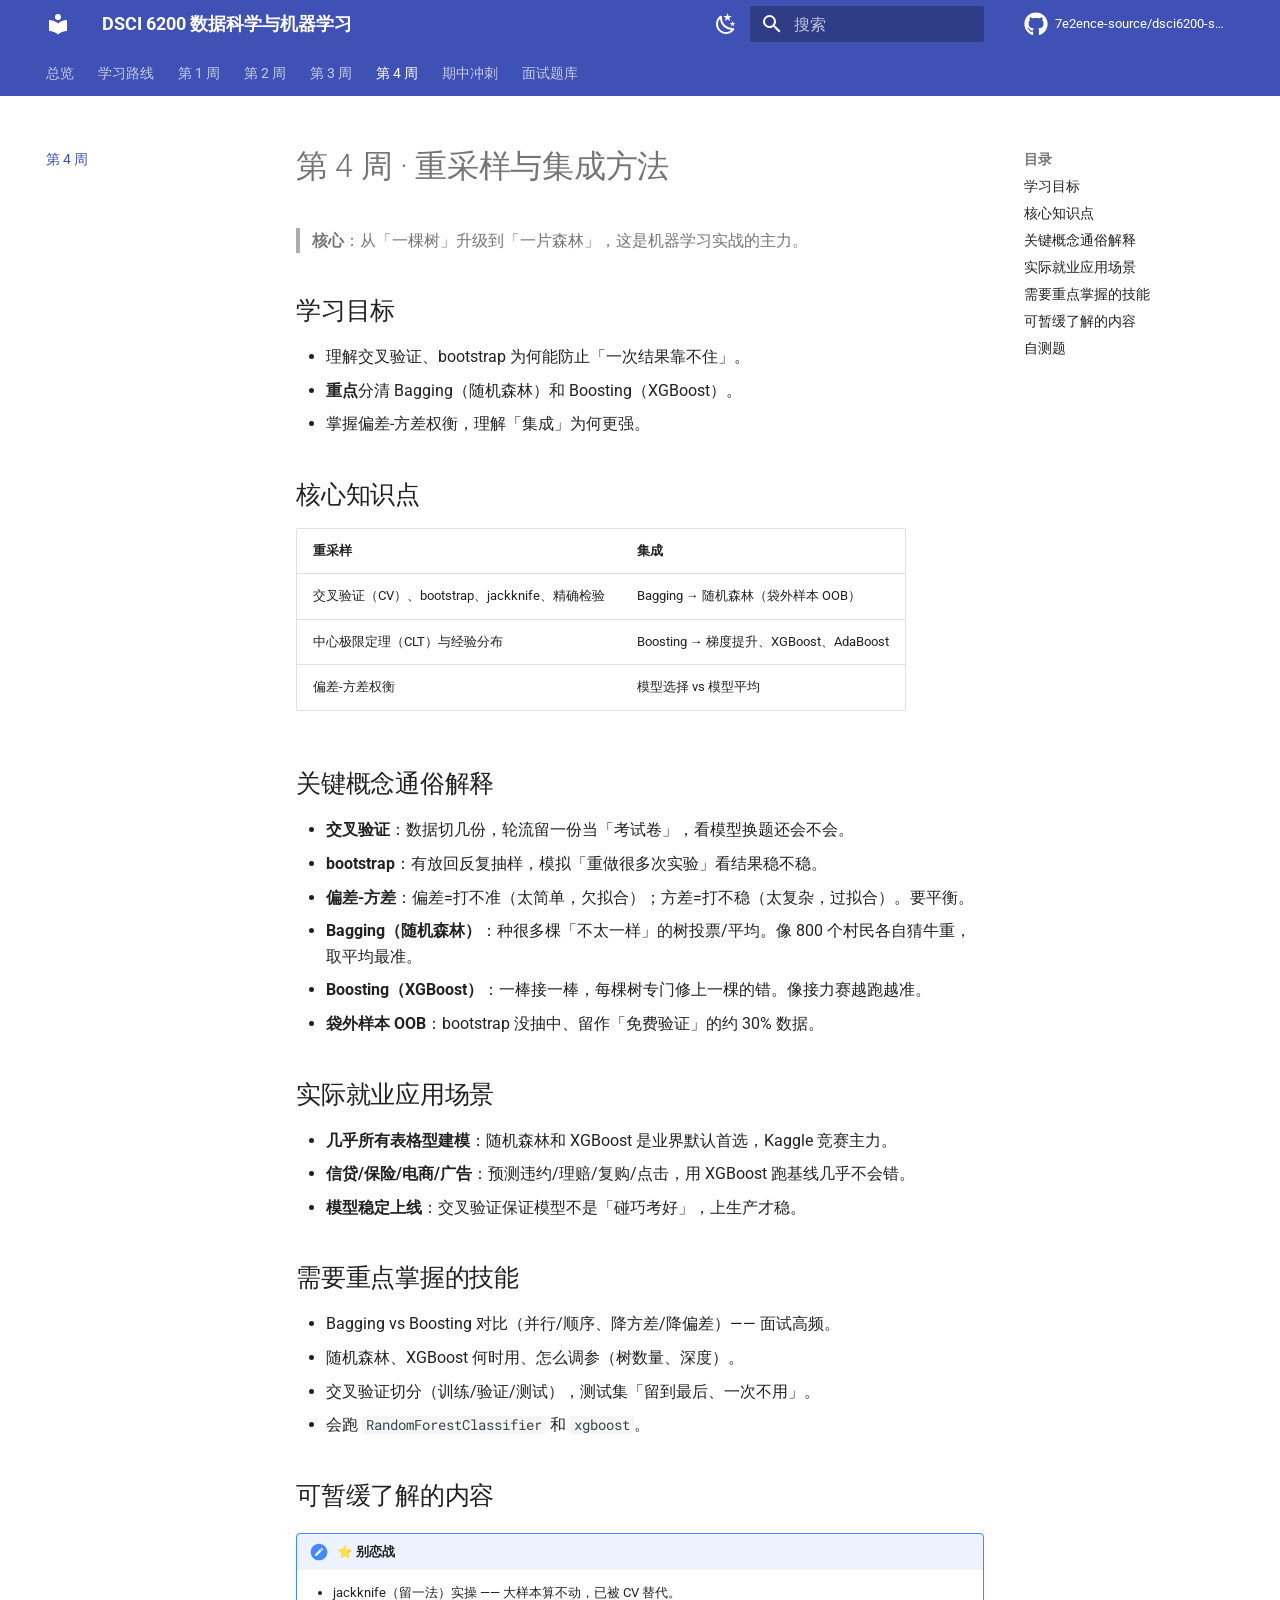
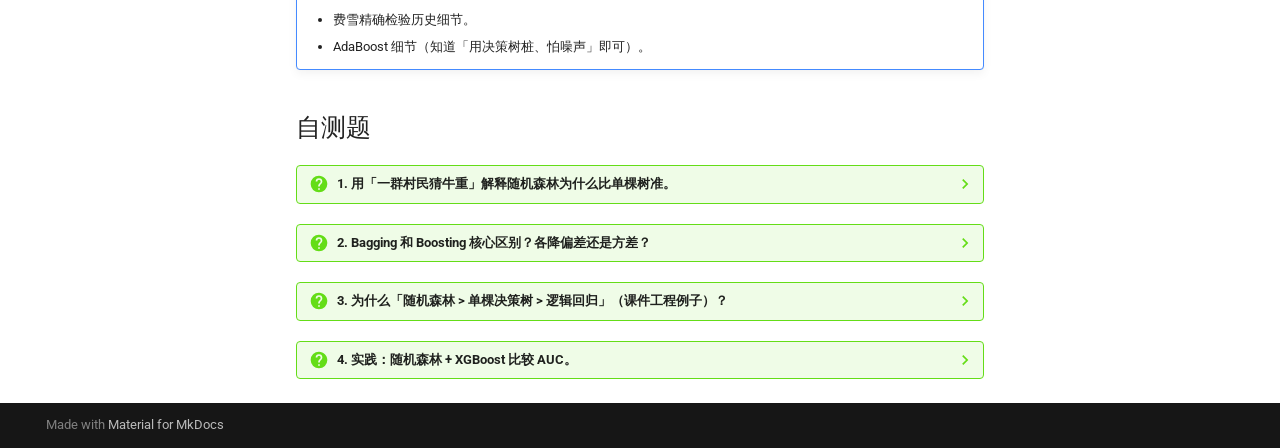
<file: week4/index.html>
<!doctype html>
<html lang="zh" class="no-js">
  <head>
    
      <meta charset="utf-8">
      <meta name="viewport" content="width=device-width,initial-scale=1">
      
        <meta name="description" content="系统化学习辅导手册（就业导向）· 覆盖第 1~4 周">
      
      
      
        <link rel="canonical" href="https://7e2ence-source.github.io/dsci6200-study-guide/week4/">
      
      
        <link rel="prev" href="../week3/">
      
      
        <link rel="next" href="../exam/">
      
      
        
      
      
      <link rel="icon" href="../assets/images/favicon.png">
      <meta name="generator" content="mkdocs-1.6.1, mkdocs-material-9.8.1">
    
    
      
        <title>第 4 周 - DSCI 6200 数据科学与机器学习</title>
      
    
    
      <link rel="stylesheet" href="../assets/stylesheets/main.57a0d79d.min.css">
      
        
        <link rel="stylesheet" href="../assets/stylesheets/palette.fb2fffe2.min.css">
      
      


    
    
      
    
    
      
        
        
        <link rel="preconnect" href="https://fonts.gstatic.com" crossorigin>
        <link rel="stylesheet" href="https://fonts.googleapis.com/css?family=Roboto:300,300i,400,400i,700,700i%7CRoboto+Mono:400,400i,700,700i&display=fallback">
        <style>:root{--md-text-font:"Roboto";--md-code-font:"Roboto Mono"}</style>
      
    
    
      <link rel="stylesheet" href="../stylesheets/interview.css">
    
    <script>__md_scope=new URL("..",location),__md_hash=e=>[...e].reduce(((e,_)=>(e<<5)-e+_.charCodeAt(0)),0),__md_get=(e,_=localStorage,t=__md_scope)=>JSON.parse(_.getItem(t.pathname+"."+e)),__md_set=(e,_,t=localStorage,a=__md_scope)=>{try{t.setItem(a.pathname+"."+e,JSON.stringify(_))}catch(e){}}</script>
    
      

    
    
  </head>
  
  
    
    
      
    
    
    
    
    <body dir="ltr" data-md-color-scheme="default" data-md-color-primary="indigo" data-md-color-accent="indigo">
  
    
    <input class="md-toggle" data-md-toggle="drawer" type="checkbox" id="__drawer" autocomplete="off">
    <input class="md-toggle" data-md-toggle="search" type="checkbox" id="__search" autocomplete="off">
    <label class="md-overlay" for="__drawer"></label>
    <div data-md-component="skip">
      
        
        <a href="#4" class="md-skip">
          跳转至
        </a>
      
    </div>
    <div data-md-component="announce">
      
    </div>
    
    
      

<header class="md-header" data-md-component="header">
  <nav class="md-header__inner md-grid" aria-label="页眉">
    <a href=".." title="DSCI 6200 数据科学与机器学习" class="md-header__button md-logo" aria-label="DSCI 6200 数据科学与机器学习" data-md-component="logo">
      
  
  <svg xmlns="http://www.w3.org/2000/svg" viewBox="0 0 24 24"><path d="M12 8a3 3 0 0 0 3-3 3 3 0 0 0-3-3 3 3 0 0 0-3 3 3 3 0 0 0 3 3m0 3.54C9.64 9.35 6.5 8 3 8v11c3.5 0 6.64 1.35 9 3.54 2.36-2.19 5.5-3.54 9-3.54V8c-3.5 0-6.64 1.35-9 3.54"/></svg>

    </a>
    <label class="md-header__button md-icon" for="__drawer">
      
      <svg xmlns="http://www.w3.org/2000/svg" viewBox="0 0 24 24"><path d="M3 6h18v2H3zm0 5h18v2H3zm0 5h18v2H3z"/></svg>
    </label>
    <div class="md-header__title" data-md-component="header-title">
      <div class="md-header__ellipsis">
        <div class="md-header__topic">
          <span class="md-ellipsis">
            DSCI 6200 数据科学与机器学习
          </span>
        </div>
        <div class="md-header__topic" data-md-component="header-topic">
          <span class="md-ellipsis">
            
              第 4 周
            
          </span>
        </div>
      </div>
    </div>
    
      
        <form class="md-header__option" data-md-component="palette">
  
    
    
    
    <input class="md-option" data-md-color-media="(prefers-color-scheme: light)" data-md-color-scheme="default" data-md-color-primary="indigo" data-md-color-accent="indigo"  aria-label="切换到暗色模式"  type="radio" name="__palette" id="__palette_0">
    
      <label class="md-header__button md-icon" title="切换到暗色模式" for="__palette_1" hidden>
        <svg xmlns="http://www.w3.org/2000/svg" viewBox="0 0 24 24"><path d="m17.75 4.09-2.53 1.94.91 3.06-2.63-1.81-2.63 1.81.91-3.06-2.53-1.94L12.44 4l1.06-3 1.06 3zm3.5 6.91-1.64 1.25.59 1.98-1.7-1.17-1.7 1.17.59-1.98L15.75 11l2.06-.05L18.5 9l.69 1.95zm-2.28 4.95c.83-.08 1.72 1.1 1.19 1.85-.32.45-.66.87-1.08 1.27C15.17 23 8.84 23 4.94 19.07c-3.91-3.9-3.91-10.24 0-14.14.4-.4.82-.76 1.27-1.08.75-.53 1.93.36 1.85 1.19-.27 2.86.69 5.83 2.89 8.02a9.96 9.96 0 0 0 8.02 2.89m-1.64 2.02a12.08 12.08 0 0 1-7.8-3.47c-2.17-2.19-3.33-5-3.49-7.82-2.81 3.14-2.7 7.96.31 10.98 3.02 3.01 7.84 3.12 10.98.31"/></svg>
      </label>
    
  
    
    
    
    <input class="md-option" data-md-color-media="(prefers-color-scheme: dark)" data-md-color-scheme="slate" data-md-color-primary="indigo" data-md-color-accent="indigo"  aria-label="切换到亮色模式"  type="radio" name="__palette" id="__palette_1">
    
      <label class="md-header__button md-icon" title="切换到亮色模式" for="__palette_0" hidden>
        <svg xmlns="http://www.w3.org/2000/svg" viewBox="0 0 24 24"><path d="M12 7a5 5 0 0 1 5 5 5 5 0 0 1-5 5 5 5 0 0 1-5-5 5 5 0 0 1 5-5m0 2a3 3 0 0 0-3 3 3 3 0 0 0 3 3 3 3 0 0 0 3-3 3 3 0 0 0-3-3m0-7 2.39 3.42C13.65 5.15 12.84 5 12 5s-1.65.15-2.39.42zM3.34 7l4.16-.35A7.2 7.2 0 0 0 5.94 8.5c-.44.74-.69 1.5-.83 2.29zm.02 10 1.76-3.77a7.131 7.131 0 0 0 2.38 4.14zM20.65 7l-1.77 3.79a7.02 7.02 0 0 0-2.38-4.15zm-.01 10-4.14.36c.59-.51 1.12-1.14 1.54-1.86.42-.73.69-1.5.83-2.29zM12 22l-2.41-3.44c.74.27 1.55.44 2.41.44.82 0 1.63-.17 2.37-.44z"/></svg>
      </label>
    
  
</form>
      
    
    
      <script>var palette=__md_get("__palette");if(palette&&palette.color){if("(prefers-color-scheme)"===palette.color.media){var media=matchMedia("(prefers-color-scheme: light)"),input=document.querySelector(media.matches?"[data-md-color-media='(prefers-color-scheme: light)']":"[data-md-color-media='(prefers-color-scheme: dark)']");palette.color.media=input.getAttribute("data-md-color-media"),palette.color.scheme=input.getAttribute("data-md-color-scheme"),palette.color.primary=input.getAttribute("data-md-color-primary"),palette.color.accent=input.getAttribute("data-md-color-accent")}for(var[key,value]of Object.entries(palette.color))document.body.setAttribute("data-md-color-"+key,value)}</script>
    
    
    
      
      
        <label class="md-header__button md-icon" for="__search">
          
          <svg xmlns="http://www.w3.org/2000/svg" viewBox="0 0 24 24"><path d="M9.5 3A6.5 6.5 0 0 1 16 9.5c0 1.61-.59 3.09-1.56 4.23l.27.27h.79l5 5-1.5 1.5-5-5v-.79l-.27-.27A6.52 6.52 0 0 1 9.5 16 6.5 6.5 0 0 1 3 9.5 6.5 6.5 0 0 1 9.5 3m0 2C7 5 5 7 5 9.5S7 14 9.5 14 14 12 14 9.5 12 5 9.5 5"/></svg>
        </label>
        <div class="md-search" data-md-component="search" role="dialog">
  <label class="md-search__overlay" for="__search"></label>
  <div class="md-search__inner" role="search">
    <form class="md-search__form" name="search">
      <input type="text" class="md-search__input" name="query" aria-label="搜索" placeholder="搜索" autocapitalize="off" autocorrect="off" autocomplete="off" spellcheck="false" data-md-component="search-query" required>
      <label class="md-search__icon md-icon" for="__search">
        
        <svg xmlns="http://www.w3.org/2000/svg" viewBox="0 0 24 24"><path d="M9.5 3A6.5 6.5 0 0 1 16 9.5c0 1.61-.59 3.09-1.56 4.23l.27.27h.79l5 5-1.5 1.5-5-5v-.79l-.27-.27A6.52 6.52 0 0 1 9.5 16 6.5 6.5 0 0 1 3 9.5 6.5 6.5 0 0 1 9.5 3m0 2C7 5 5 7 5 9.5S7 14 9.5 14 14 12 14 9.5 12 5 9.5 5"/></svg>
        
        <svg xmlns="http://www.w3.org/2000/svg" viewBox="0 0 24 24"><path d="M20 11v2H8l5.5 5.5-1.42 1.42L4.16 12l7.92-7.92L13.5 5.5 8 11z"/></svg>
      </label>
      <nav class="md-search__options" aria-label="查找">
        
          <a href="javascript:void(0)" class="md-search__icon md-icon" title="分享" aria-label="分享" data-clipboard data-clipboard-text="" data-md-component="search-share" tabindex="-1">
            
            <svg xmlns="http://www.w3.org/2000/svg" viewBox="0 0 24 24"><path d="M18 16.08c-.76 0-1.44.3-1.96.77L8.91 12.7c.05-.23.09-.46.09-.7s-.04-.47-.09-.7l7.05-4.11c.54.5 1.25.81 2.04.81a3 3 0 0 0 3-3 3 3 0 0 0-3-3 3 3 0 0 0-3 3c0 .24.04.47.09.7L8.04 9.81C7.5 9.31 6.79 9 6 9a3 3 0 0 0-3 3 3 3 0 0 0 3 3c.79 0 1.5-.31 2.04-.81l7.12 4.15c-.05.21-.08.43-.08.66 0 1.61 1.31 2.91 2.92 2.91s2.92-1.3 2.92-2.91A2.92 2.92 0 0 0 18 16.08"/></svg>
          </a>
        
        <button type="reset" class="md-search__icon md-icon" title="清空当前内容" aria-label="清空当前内容" tabindex="-1">
          
          <svg xmlns="http://www.w3.org/2000/svg" viewBox="0 0 24 24"><path d="M19 6.41 17.59 5 12 10.59 6.41 5 5 6.41 10.59 12 5 17.59 6.41 19 12 13.41 17.59 19 19 17.59 13.41 12z"/></svg>
        </button>
      </nav>
      
        <div class="md-search__suggest" data-md-component="search-suggest"></div>
      
    </form>
    <div class="md-search__output">
      <div class="md-search__scrollwrap" tabindex="0" data-md-scrollfix>
        <div class="md-search-result" data-md-component="search-result">
          <div class="md-search-result__meta">
            正在初始化搜索引擎
          </div>
          <ol class="md-search-result__list" role="presentation"></ol>
        </div>
      </div>
    </div>
  </div>
</div>
      
    
    
      <div class="md-header__source">
        <a href="https://github.com/7e2ence-source/dsci6200-study-guide" title="前往仓库" class="md-source" data-md-component="source">
  <div class="md-source__icon md-icon">
    
    <svg xmlns="http://www.w3.org/2000/svg" viewBox="0 0 512 512"><!--! Font Awesome Free 7.1.0 by @fontawesome - https://fontawesome.com License - https://fontawesome.com/license/free (Icons: CC BY 4.0, Fonts: SIL OFL 1.1, Code: MIT License) Copyright 2025 Fonticons, Inc.--><path d="M173.9 397.4c0 2-2.3 3.6-5.2 3.6-3.3.3-5.6-1.3-5.6-3.6 0-2 2.3-3.6 5.2-3.6 3-.3 5.6 1.3 5.6 3.6m-31.1-4.5c-.7 2 1.3 4.3 4.3 4.9 2.6 1 5.6 0 6.2-2s-1.3-4.3-4.3-5.2c-2.6-.7-5.5.3-6.2 2.3m44.2-1.7c-2.9.7-4.9 2.6-4.6 4.9.3 2 2.9 3.3 5.9 2.6 2.9-.7 4.9-2.6 4.6-4.6-.3-1.9-3-3.2-5.9-2.9M252.8 8C114.1 8 8 113.3 8 252c0 110.9 69.8 205.8 169.5 239.2 12.8 2.3 17.3-5.6 17.3-12.1 0-6.2-.3-40.4-.3-61.4 0 0-70 15-84.7-29.8 0 0-11.4-29.1-27.8-36.6 0 0-22.9-15.7 1.6-15.4 0 0 24.9 2 38.6 25.8 21.9 38.6 58.6 27.5 72.9 20.9 2.3-16 8.8-27.1 16-33.7-55.9-6.2-112.3-14.3-112.3-110.5 0-27.5 7.6-41.3 23.6-58.9-2.6-6.5-11.1-33.3 2.6-67.9 20.9-6.5 69 27 69 27 20-5.6 41.5-8.5 62.8-8.5s42.8 2.9 62.8 8.5c0 0 48.1-33.6 69-27 13.7 34.7 5.2 61.4 2.6 67.9 16 17.7 25.8 31.5 25.8 58.9 0 96.5-58.9 104.2-114.8 110.5 9.2 7.9 17 22.9 17 46.4 0 33.7-.3 75.4-.3 83.6 0 6.5 4.6 14.4 17.3 12.1C436.2 457.8 504 362.9 504 252 504 113.3 391.5 8 252.8 8M105.2 352.9c-1.3 1-1 3.3.7 5.2 1.6 1.6 3.9 2.3 5.2 1 1.3-1 1-3.3-.7-5.2-1.6-1.6-3.9-2.3-5.2-1m-10.8-8.1c-.7 1.3.3 2.9 2.3 3.9 1.6 1 3.6.7 4.3-.7.7-1.3-.3-2.9-2.3-3.9-2-.6-3.6-.3-4.3.7m32.4 35.6c-1.6 1.3-1 4.3 1.3 6.2 2.3 2.3 5.2 2.6 6.5 1 1.3-1.3.7-4.3-1.3-6.2-2.2-2.3-5.2-2.6-6.5-1m-11.4-14.7c-1.6 1-1.6 3.6 0 5.9s4.3 3.3 5.6 2.3c1.6-1.3 1.6-3.9 0-6.2-1.4-2.3-4-3.3-5.6-2"/></svg>
  </div>
  <div class="md-source__repository">
    7e2ence-source/dsci6200-study-guide
  </div>
</a>
      </div>
    
  </nav>
  
</header>
    
    <div class="md-container" data-md-component="container">
      
      
        
          
            
<nav class="md-tabs" aria-label="标签" data-md-component="tabs">
  <div class="md-grid">
    <ul class="md-tabs__list">
      
        
  
  
  
  
    <li class="md-tabs__item">
      <a href=".." class="md-tabs__link">
        
  
  
    
  
  总览

      </a>
    </li>
  

      
        
  
  
  
  
    <li class="md-tabs__item">
      <a href="../route/" class="md-tabs__link">
        
  
  
    
  
  学习路线

      </a>
    </li>
  

      
        
  
  
  
  
    <li class="md-tabs__item">
      <a href="../week1/" class="md-tabs__link">
        
  
  
    
  
  第 1 周

      </a>
    </li>
  

      
        
  
  
  
  
    <li class="md-tabs__item">
      <a href="../week2/" class="md-tabs__link">
        
  
  
    
  
  第 2 周

      </a>
    </li>
  

      
        
  
  
  
  
    <li class="md-tabs__item">
      <a href="../week3/" class="md-tabs__link">
        
  
  
    
  
  第 3 周

      </a>
    </li>
  

      
        
  
  
  
    
  
  
    <li class="md-tabs__item md-tabs__item--active">
      <a href="./" class="md-tabs__link">
        
  
  
    
  
  第 4 周

      </a>
    </li>
  

      
        
  
  
  
  
    <li class="md-tabs__item">
      <a href="../exam/" class="md-tabs__link">
        
  
  
    
  
  期中冲刺

      </a>
    </li>
  

      
        
  
  
  
  
    <li class="md-tabs__item">
      <a href="../interview/" class="md-tabs__link">
        
  
  
    
  
  面试题库

      </a>
    </li>
  

      
    </ul>
  </div>
</nav>
          
        
      
      <main class="md-main" data-md-component="main">
        <div class="md-main__inner md-grid">
          
            
              
              <div class="md-sidebar md-sidebar--primary" data-md-component="sidebar" data-md-type="navigation" >
                <div class="md-sidebar__scrollwrap">
                  <div class="md-sidebar__inner">
                    


  


<nav class="md-nav md-nav--primary md-nav--lifted" aria-label="导航栏" data-md-level="0">
  <label class="md-nav__title" for="__drawer">
    <a href=".." title="DSCI 6200 数据科学与机器学习" class="md-nav__button md-logo" aria-label="DSCI 6200 数据科学与机器学习" data-md-component="logo">
      
  
  <svg xmlns="http://www.w3.org/2000/svg" viewBox="0 0 24 24"><path d="M12 8a3 3 0 0 0 3-3 3 3 0 0 0-3-3 3 3 0 0 0-3 3 3 3 0 0 0 3 3m0 3.54C9.64 9.35 6.5 8 3 8v11c3.5 0 6.64 1.35 9 3.54 2.36-2.19 5.5-3.54 9-3.54V8c-3.5 0-6.64 1.35-9 3.54"/></svg>

    </a>
    DSCI 6200 数据科学与机器学习
  </label>
  
    <div class="md-nav__source">
      <a href="https://github.com/7e2ence-source/dsci6200-study-guide" title="前往仓库" class="md-source" data-md-component="source">
  <div class="md-source__icon md-icon">
    
    <svg xmlns="http://www.w3.org/2000/svg" viewBox="0 0 512 512"><!--! Font Awesome Free 7.1.0 by @fontawesome - https://fontawesome.com License - https://fontawesome.com/license/free (Icons: CC BY 4.0, Fonts: SIL OFL 1.1, Code: MIT License) Copyright 2025 Fonticons, Inc.--><path d="M173.9 397.4c0 2-2.3 3.6-5.2 3.6-3.3.3-5.6-1.3-5.6-3.6 0-2 2.3-3.6 5.2-3.6 3-.3 5.6 1.3 5.6 3.6m-31.1-4.5c-.7 2 1.3 4.3 4.3 4.9 2.6 1 5.6 0 6.2-2s-1.3-4.3-4.3-5.2c-2.6-.7-5.5.3-6.2 2.3m44.2-1.7c-2.9.7-4.9 2.6-4.6 4.9.3 2 2.9 3.3 5.9 2.6 2.9-.7 4.9-2.6 4.6-4.6-.3-1.9-3-3.2-5.9-2.9M252.8 8C114.1 8 8 113.3 8 252c0 110.9 69.8 205.8 169.5 239.2 12.8 2.3 17.3-5.6 17.3-12.1 0-6.2-.3-40.4-.3-61.4 0 0-70 15-84.7-29.8 0 0-11.4-29.1-27.8-36.6 0 0-22.9-15.7 1.6-15.4 0 0 24.9 2 38.6 25.8 21.9 38.6 58.6 27.5 72.9 20.9 2.3-16 8.8-27.1 16-33.7-55.9-6.2-112.3-14.3-112.3-110.5 0-27.5 7.6-41.3 23.6-58.9-2.6-6.5-11.1-33.3 2.6-67.9 20.9-6.5 69 27 69 27 20-5.6 41.5-8.5 62.8-8.5s42.8 2.9 62.8 8.5c0 0 48.1-33.6 69-27 13.7 34.7 5.2 61.4 2.6 67.9 16 17.7 25.8 31.5 25.8 58.9 0 96.5-58.9 104.2-114.8 110.5 9.2 7.9 17 22.9 17 46.4 0 33.7-.3 75.4-.3 83.6 0 6.5 4.6 14.4 17.3 12.1C436.2 457.8 504 362.9 504 252 504 113.3 391.5 8 252.8 8M105.2 352.9c-1.3 1-1 3.3.7 5.2 1.6 1.6 3.9 2.3 5.2 1 1.3-1 1-3.3-.7-5.2-1.6-1.6-3.9-2.3-5.2-1m-10.8-8.1c-.7 1.3.3 2.9 2.3 3.9 1.6 1 3.6.7 4.3-.7.7-1.3-.3-2.9-2.3-3.9-2-.6-3.6-.3-4.3.7m32.4 35.6c-1.6 1.3-1 4.3 1.3 6.2 2.3 2.3 5.2 2.6 6.5 1 1.3-1.3.7-4.3-1.3-6.2-2.2-2.3-5.2-2.6-6.5-1m-11.4-14.7c-1.6 1-1.6 3.6 0 5.9s4.3 3.3 5.6 2.3c1.6-1.3 1.6-3.9 0-6.2-1.4-2.3-4-3.3-5.6-2"/></svg>
  </div>
  <div class="md-source__repository">
    7e2ence-source/dsci6200-study-guide
  </div>
</a>
    </div>
  
  <ul class="md-nav__list" data-md-scrollfix>
    
      
      
  
  
  
  
    <li class="md-nav__item">
      <a href=".." class="md-nav__link">
        
  
  
  <span class="md-ellipsis">
    
  
    总览
  

    
  </span>
  
  

      </a>
    </li>
  

    
      
      
  
  
  
  
    <li class="md-nav__item">
      <a href="../route/" class="md-nav__link">
        
  
  
  <span class="md-ellipsis">
    
  
    学习路线
  

    
  </span>
  
  

      </a>
    </li>
  

    
      
      
  
  
  
  
    <li class="md-nav__item">
      <a href="../week1/" class="md-nav__link">
        
  
  
  <span class="md-ellipsis">
    
  
    第 1 周
  

    
  </span>
  
  

      </a>
    </li>
  

    
      
      
  
  
  
  
    <li class="md-nav__item">
      <a href="../week2/" class="md-nav__link">
        
  
  
  <span class="md-ellipsis">
    
  
    第 2 周
  

    
  </span>
  
  

      </a>
    </li>
  

    
      
      
  
  
  
  
    <li class="md-nav__item">
      <a href="../week3/" class="md-nav__link">
        
  
  
  <span class="md-ellipsis">
    
  
    第 3 周
  

    
  </span>
  
  

      </a>
    </li>
  

    
      
      
  
  
    
  
  
  
    <li class="md-nav__item md-nav__item--active">
      
      <input class="md-nav__toggle md-toggle" type="checkbox" id="__toc">
      
      
        
      
      
        <label class="md-nav__link md-nav__link--active" for="__toc">
          
  
  
  <span class="md-ellipsis">
    
  
    第 4 周
  

    
  </span>
  
  

          <span class="md-nav__icon md-icon"></span>
        </label>
      
      <a href="./" class="md-nav__link md-nav__link--active">
        
  
  
  <span class="md-ellipsis">
    
  
    第 4 周
  

    
  </span>
  
  

      </a>
      
        

<nav class="md-nav md-nav--secondary" aria-label="目录">
  
  
  
    
  
  
    <label class="md-nav__title" for="__toc">
      <span class="md-nav__icon md-icon"></span>
      目录
    </label>
    <ul class="md-nav__list" data-md-component="toc" data-md-scrollfix>
      
        <li class="md-nav__item">
  <a href="#_1" class="md-nav__link">
    <span class="md-ellipsis">
      
        学习目标
      
    </span>
  </a>
  
</li>
      
        <li class="md-nav__item">
  <a href="#_2" class="md-nav__link">
    <span class="md-ellipsis">
      
        核心知识点
      
    </span>
  </a>
  
</li>
      
        <li class="md-nav__item">
  <a href="#_3" class="md-nav__link">
    <span class="md-ellipsis">
      
        关键概念通俗解释
      
    </span>
  </a>
  
</li>
      
        <li class="md-nav__item">
  <a href="#_4" class="md-nav__link">
    <span class="md-ellipsis">
      
        实际就业应用场景
      
    </span>
  </a>
  
</li>
      
        <li class="md-nav__item">
  <a href="#_5" class="md-nav__link">
    <span class="md-ellipsis">
      
        需要重点掌握的技能
      
    </span>
  </a>
  
</li>
      
        <li class="md-nav__item">
  <a href="#_6" class="md-nav__link">
    <span class="md-ellipsis">
      
        可暂缓了解的内容
      
    </span>
  </a>
  
</li>
      
        <li class="md-nav__item">
  <a href="#_7" class="md-nav__link">
    <span class="md-ellipsis">
      
        自测题
      
    </span>
  </a>
  
</li>
      
    </ul>
  
</nav>
      
    </li>
  

    
      
      
  
  
  
  
    <li class="md-nav__item">
      <a href="../exam/" class="md-nav__link">
        
  
  
  <span class="md-ellipsis">
    
  
    期中冲刺
  

    
  </span>
  
  

      </a>
    </li>
  

    
      
      
  
  
  
  
    <li class="md-nav__item">
      <a href="../interview/" class="md-nav__link">
        
  
  
  <span class="md-ellipsis">
    
  
    面试题库
  

    
  </span>
  
  

      </a>
    </li>
  

    
  </ul>
</nav>
                  </div>
                </div>
              </div>
            
            
              
              <div class="md-sidebar md-sidebar--secondary" data-md-component="sidebar" data-md-type="toc" >
                <div class="md-sidebar__scrollwrap">
                  <div class="md-sidebar__inner">
                    

<nav class="md-nav md-nav--secondary" aria-label="目录">
  
  
  
    
  
  
    <label class="md-nav__title" for="__toc">
      <span class="md-nav__icon md-icon"></span>
      目录
    </label>
    <ul class="md-nav__list" data-md-component="toc" data-md-scrollfix>
      
        <li class="md-nav__item">
  <a href="#_1" class="md-nav__link">
    <span class="md-ellipsis">
      
        学习目标
      
    </span>
  </a>
  
</li>
      
        <li class="md-nav__item">
  <a href="#_2" class="md-nav__link">
    <span class="md-ellipsis">
      
        核心知识点
      
    </span>
  </a>
  
</li>
      
        <li class="md-nav__item">
  <a href="#_3" class="md-nav__link">
    <span class="md-ellipsis">
      
        关键概念通俗解释
      
    </span>
  </a>
  
</li>
      
        <li class="md-nav__item">
  <a href="#_4" class="md-nav__link">
    <span class="md-ellipsis">
      
        实际就业应用场景
      
    </span>
  </a>
  
</li>
      
        <li class="md-nav__item">
  <a href="#_5" class="md-nav__link">
    <span class="md-ellipsis">
      
        需要重点掌握的技能
      
    </span>
  </a>
  
</li>
      
        <li class="md-nav__item">
  <a href="#_6" class="md-nav__link">
    <span class="md-ellipsis">
      
        可暂缓了解的内容
      
    </span>
  </a>
  
</li>
      
        <li class="md-nav__item">
  <a href="#_7" class="md-nav__link">
    <span class="md-ellipsis">
      
        自测题
      
    </span>
  </a>
  
</li>
      
    </ul>
  
</nav>
                  </div>
                </div>
              </div>
            
          
          
            <div class="md-content" data-md-component="content">
              
              <article class="md-content__inner md-typeset">
                
                  



<h1 id="4">第 4 周 · 重采样与集成方法<a class="headerlink" href="#4" title="Permanent link">&para;</a></h1>
<blockquote>
<p><strong>核心</strong>：从「一棵树」升级到「一片森林」，这是机器学习实战的主力。</p>
</blockquote>
<h2 id="_1">学习目标<a class="headerlink" href="#_1" title="Permanent link">&para;</a></h2>
<ul>
<li>理解交叉验证、bootstrap 为何能防止「一次结果靠不住」。</li>
<li><strong>重点</strong>分清 Bagging（随机森林）和 Boosting（XGBoost）。</li>
<li>掌握偏差-方差权衡，理解「集成」为何更强。</li>
</ul>
<h2 id="_2">核心知识点<a class="headerlink" href="#_2" title="Permanent link">&para;</a></h2>
<table>
<thead>
<tr>
<th>重采样</th>
<th>集成</th>
</tr>
</thead>
<tbody>
<tr>
<td>交叉验证（CV）、bootstrap、jackknife、精确检验</td>
<td>Bagging → 随机森林（袋外样本 OOB）</td>
</tr>
<tr>
<td>中心极限定理（CLT）与经验分布</td>
<td>Boosting → 梯度提升、XGBoost、AdaBoost</td>
</tr>
<tr>
<td>偏差-方差权衡</td>
<td>模型选择 vs 模型平均</td>
</tr>
</tbody>
</table>
<h2 id="_3">关键概念通俗解释<a class="headerlink" href="#_3" title="Permanent link">&para;</a></h2>
<ul>
<li><strong>交叉验证</strong>：数据切几份，轮流留一份当「考试卷」，看模型换题还会不会。</li>
<li><strong>bootstrap</strong>：有放回反复抽样，模拟「重做很多次实验」看结果稳不稳。</li>
<li><strong>偏差-方差</strong>：偏差=打不准（太简单，欠拟合）；方差=打不稳（太复杂，过拟合）。要平衡。</li>
<li><strong>Bagging（随机森林）</strong>：种很多棵「不太一样」的树投票/平均。像 800 个村民各自猜牛重，取平均最准。</li>
<li><strong>Boosting（XGBoost）</strong>：一棒接一棒，每棵树专门修上一棵的错。像接力赛越跑越准。</li>
<li><strong>袋外样本 OOB</strong>：bootstrap 没抽中、留作「免费验证」的约 30% 数据。</li>
</ul>
<h2 id="_4">实际就业应用场景<a class="headerlink" href="#_4" title="Permanent link">&para;</a></h2>
<ul>
<li><strong>几乎所有表格型建模</strong>：随机森林和 XGBoost 是业界默认首选，Kaggle 竞赛主力。</li>
<li><strong>信贷/保险/电商/广告</strong>：预测违约/理赔/复购/点击，用 XGBoost 跑基线几乎不会错。</li>
<li><strong>模型稳定上线</strong>：交叉验证保证模型不是「碰巧考好」，上生产才稳。</li>
</ul>
<h2 id="_5">需要重点掌握的技能<a class="headerlink" href="#_5" title="Permanent link">&para;</a></h2>
<ul>
<li>Bagging vs Boosting 对比（并行/顺序、降方差/降偏差）—— 面试高频。</li>
<li>随机森林、XGBoost 何时用、怎么调参（树数量、深度）。</li>
<li>交叉验证切分（训练/验证/测试），测试集「留到最后、一次不用」。</li>
<li>会跑 <code>RandomForestClassifier</code> 和 <code>xgboost</code>。</li>
</ul>
<h2 id="_6">可暂缓了解的内容<a class="headerlink" href="#_6" title="Permanent link">&para;</a></h2>
<div class="admonition note">
<p class="admonition-title">⭐ 别恋战</p>
<ul>
<li>jackknife（留一法）实操 —— 大样本算不动，已被 CV 替代。</li>
<li>费雪精确检验历史细节。</li>
<li>AdaBoost 细节（知道「用决策树桩、怕噪声」即可）。</li>
</ul>
</div>
<h2 id="_7">自测题<a class="headerlink" href="#_7" title="Permanent link">&para;</a></h2>
<details class="question">
<summary>1. 用「一群村民猜牛重」解释随机森林为什么比单棵树准。</summary>
<p>单棵树像一个人猜，容易带偏见/噪声；随机森林像 800 人各自独立猜、再取平均 —— 个体误差相互抵消（大数定律），结果更稳。</p>
</details>
<details class="question">
<summary>2. Bagging 和 Boosting 核心区别？各降偏差还是方差？</summary>
<p>Bagging 并行、有放回、模型独立 → 降方差；Boosting 顺序、给误分类加权、后一个修前一个 → 降偏差。</p>
</details>
<details class="question">
<summary>3. 为什么「随机森林 &gt; 单棵决策树 &gt; 逻辑回归」（课件工程例子）？</summary>
<p>OLS 回归只解释 62% 方差、MSE 107；随机森林 R² 91%、MSE 26。集成模型在复杂/非线性数据上预测更准。</p>
</details>
<details class="question">
<summary>4. 实践：随机森林 + XGBoost 比较 AUC。</summary>
<div class="highlight"><pre><span></span><code><a id="__codelineno-0-1" name="__codelineno-0-1" href="#__codelineno-0-1"></a><span class="kn">from</span><span class="w"> </span><span class="nn">sklearn.ensemble</span><span class="w"> </span><span class="kn">import</span> <span class="n">RandomForestClassifier</span>
<a id="__codelineno-0-2" name="__codelineno-0-2" href="#__codelineno-0-2"></a><span class="kn">from</span><span class="w"> </span><span class="nn">xgboost</span><span class="w"> </span><span class="kn">import</span> <span class="n">XGBClassifier</span>
<a id="__codelineno-0-3" name="__codelineno-0-3" href="#__codelineno-0-3"></a><span class="kn">from</span><span class="w"> </span><span class="nn">sklearn.model_selection</span><span class="w"> </span><span class="kn">import</span> <span class="n">cross_val_score</span>
<a id="__codelineno-0-4" name="__codelineno-0-4" href="#__codelineno-0-4"></a><span class="k">for</span> <span class="n">m</span> <span class="ow">in</span> <span class="p">[</span><span class="n">RandomForestClassifier</span><span class="p">(</span><span class="n">n_estimators</span><span class="o">=</span><span class="mi">100</span><span class="p">),</span>
<a id="__codelineno-0-5" name="__codelineno-0-5" href="#__codelineno-0-5"></a>          <span class="n">XGBClassifier</span><span class="p">(</span><span class="n">n_estimators</span><span class="o">=</span><span class="mi">100</span><span class="p">)]:</span>
<a id="__codelineno-0-6" name="__codelineno-0-6" href="#__codelineno-0-6"></a>    <span class="n">s</span> <span class="o">=</span> <span class="n">cross_val_score</span><span class="p">(</span><span class="n">m</span><span class="p">,</span> <span class="n">X</span><span class="p">,</span> <span class="n">y</span><span class="p">,</span> <span class="n">cv</span><span class="o">=</span><span class="mi">5</span><span class="p">,</span> <span class="n">scoring</span><span class="o">=</span><span class="s1">&#39;roc_auc&#39;</span><span class="p">)</span>
<a id="__codelineno-0-7" name="__codelineno-0-7" href="#__codelineno-0-7"></a>    <span class="nb">print</span><span class="p">(</span><span class="n">m</span><span class="o">.</span><span class="vm">__class__</span><span class="o">.</span><span class="vm">__name__</span><span class="p">,</span> <span class="n">s</span><span class="o">.</span><span class="n">mean</span><span class="p">())</span>
</code></pre></div>
</details>












                
              </article>
            </div>
          
          
<script>var target=document.getElementById(location.hash.slice(1));target&&target.name&&(target.checked=target.name.startsWith("__tabbed_"))</script>
        </div>
        
          <button type="button" class="md-top md-icon" data-md-component="top" hidden>
  
  <svg xmlns="http://www.w3.org/2000/svg" viewBox="0 0 24 24"><path d="M13 20h-2V8l-5.5 5.5-1.42-1.42L12 4.16l7.92 7.92-1.42 1.42L13 8z"/></svg>
  回到页面顶部
</button>
        
      </main>
      
        <footer class="md-footer">
  
  <div class="md-footer-meta md-typeset">
    <div class="md-footer-meta__inner md-grid">
      <div class="md-copyright">
  
  
    Made with
    <a href="https://squidfunk.github.io/mkdocs-material/" target="_blank" rel="noopener">
      Material for MkDocs
    </a>
  
</div>
      
    </div>
  </div>
</footer>
      
    </div>
    <div class="md-dialog" data-md-component="dialog">
      <div class="md-dialog__inner md-typeset"></div>
    </div>
    
    
    
      
      
      <script id="__config" type="application/json">{"annotate": null, "base": "..", "features": ["navigation.instant", "navigation.tracking", "navigation.tabs", "navigation.top", "navigation.indexes", "search.suggest", "search.highlight", "search.share", "content.code.copy", "content.code.annotate"], "search": "../assets/javascripts/workers/search.a7633da7.min.js", "tags": null, "translations": {"clipboard.copied": "\u5df2\u590d\u5236", "clipboard.copy": "\u590d\u5236", "search.result.more.one": "\u5728\u8be5\u9875\u4e0a\u8fd8\u6709 1 \u4e2a\u7b26\u5408\u6761\u4ef6\u7684\u7ed3\u679c", "search.result.more.other": "\u5728\u8be5\u9875\u4e0a\u8fd8\u6709 # \u4e2a\u7b26\u5408\u6761\u4ef6\u7684\u7ed3\u679c", "search.result.none": "\u6ca1\u6709\u627e\u5230\u7b26\u5408\u6761\u4ef6\u7684\u7ed3\u679c", "search.result.one": "\u627e\u5230 1 \u4e2a\u7b26\u5408\u6761\u4ef6\u7684\u7ed3\u679c", "search.result.other": "# \u4e2a\u7b26\u5408\u6761\u4ef6\u7684\u7ed3\u679c", "search.result.placeholder": "\u952e\u5165\u4ee5\u5f00\u59cb\u641c\u7d22", "search.result.term.missing": "\u7f3a\u5c11", "select.version": "\u9009\u62e9\u5f53\u524d\u7248\u672c"}, "version": null}</script>
    
    
      <script src="../assets/javascripts/bundle.a5f9d56c.min.js"></script>
      
        <script src="../javascripts/interview-filter.js"></script>
      
    
  </body>
</html>
</file>
<file: stylesheets/interview.css>
/* 面试题库筛选按钮样式 */
.filter-bar {
  display: flex;
  flex-wrap: wrap;
  align-items: center;
  gap: 8px;
  margin: 12px 0;
}
.filter-label {
  font-weight: 600;
  color: var(--md-typeset-color);
  margin-right: 2px;
}
.filter-bar button {
  border: 1px solid var(--md-default-fg-color--lightest);
  background: var(--md-default-bg-color);
  color: var(--md-typeset-color);
  border-radius: 999px;
  padding: 4px 14px;
  font-size: 13px;
  cursor: pointer;
  transition: all 0.15s ease;
}
.filter-bar button:hover {
  border-color: var(--md-primary-fg-color);
  color: var(--md-primary-fg-color);
}
.filter-bar button.active {
  background: var(--md-primary-fg-color);
  border-color: var(--md-primary-fg-color);
  color: var(--md-primary-bg-color);
}
#q-count {
  font-weight: 700;
  color: var(--md-primary-fg-color);
}
</file>
<file: assets/stylesheets/main.57a0d79d.min.css>
@charset "UTF-8";html{box-sizing:border-box;-webkit-text-size-adjust:none;-moz-text-size-adjust:none;text-size-adjust:none}*,:after,:before{box-sizing:inherit}@media(prefers-reduced-motion){*,:after,:before{transition:none!important}}body{margin:0;-webkit-font-smoothing:antialiased;-moz-osx-font-smoothing:grayscale;--md-text-font-family:var(--md-text-font, _),
    -apple-system, BlinkMacSystemFont, Helvetica, Arial, sans-serif;--md-code-font-family:var(--md-code-font, _),
    SFMono-Regular, Consolas, Menlo, monospace}.md-typeset code:not(.focus-visible),a,button,input,label{-webkit-tap-highlight-color:transparent}a{color:inherit;text-decoration:none}hr{box-sizing:initial;display:block;height:.05rem;padding:0;overflow:visible;border:0}small{font-size:80%}sub,sup{line-height:1em}img{border-style:none}table{border-spacing:0;border-collapse:initial}td,th{font-weight:400;vertical-align:top}button{padding:0;margin:0;font-family:inherit;font-size:inherit;background:#0000;border:0}input{border:0;outline:none}:root{--md-primary-fg-color:#4051b5;--md-primary-fg-color--light:#5d6cc0;--md-primary-fg-color--dark:#303fa1;--md-primary-bg-color:#fff;--md-primary-bg-color--light:#ffffffb3;--md-accent-fg-color:#526cfe;--md-accent-fg-color--transparent:#526cfe1a;--md-accent-bg-color:#fff;--md-accent-bg-color--light:#ffffffb3;--md-typeset-table-sort-icon:url("data:image/svg+xml;charset=utf-8,<svg xmlns='http://www.w3.org/2000/svg' viewBox='0 0 24 24'><path d='m18 21-4-4h3V7h-3l4-4 4 4h-3v10h3M2 19v-2h10v2M2 13v-2h7v2M2 7V5h4v2z'/></svg>");--md-typeset-table-sort-icon--asc:url("data:image/svg+xml;charset=utf-8,<svg xmlns='http://www.w3.org/2000/svg' viewBox='0 0 24 24'><path d='M19 17h3l-4 4-4-4h3V3h2M2 17h10v2H2M6 5v2H2V5m0 6h7v2H2z'/></svg>");--md-typeset-table-sort-icon--desc:url("data:image/svg+xml;charset=utf-8,<svg xmlns='http://www.w3.org/2000/svg' viewBox='0 0 24 24'><path d='M19 7h3l-4-4-4 4h3v14h2M2 17h10v2H2M6 5v2H2V5m0 6h7v2H2z'/></svg>")}[data-md-color-scheme=default]{color-scheme:light}[data-md-color-scheme=default] img[src$="#gh-dark-mode-only"],[data-md-color-scheme=default] img[src$="#only-dark"]{display:none}:root,[data-md-color-scheme=default]{--md-hue:225deg;--md-default-fg-color:#000000de;--md-default-fg-color--light:#0000008a;--md-default-fg-color--lighter:#00000052;--md-default-fg-color--lightest:#00000012;--md-default-bg-color:#fff;--md-default-bg-color--light:#ffffffb3;--md-default-bg-color--lighter:#ffffff4d;--md-default-bg-color--lightest:#ffffff1f;--md-code-fg-color:#36464e;--md-code-bg-color:#f5f5f5;--md-code-bg-color--light:#f5f5f5b3;--md-code-bg-color--lighter:#f5f5f54d;--md-code-hl-color:#4287ff;--md-code-hl-color--light:#4287ff1a;--md-code-hl-number-color:#d52a2a;--md-code-hl-special-color:#db1457;--md-code-hl-function-color:#a846b9;--md-code-hl-constant-color:#6e59d9;--md-code-hl-keyword-color:#3f6ec6;--md-code-hl-string-color:#1c7d4d;--md-code-hl-name-color:var(--md-code-fg-color);--md-code-hl-operator-color:var(--md-default-fg-color--light);--md-code-hl-punctuation-color:var(--md-default-fg-color--light);--md-code-hl-comment-color:var(--md-default-fg-color--light);--md-code-hl-generic-color:var(--md-default-fg-color--light);--md-code-hl-variable-color:var(--md-default-fg-color--light);--md-typeset-color:var(--md-default-fg-color);--md-typeset-a-color:var(--md-primary-fg-color);--md-typeset-del-color:#f5503d26;--md-typeset-ins-color:#0bd57026;--md-typeset-kbd-color:#fafafa;--md-typeset-kbd-accent-color:#fff;--md-typeset-kbd-border-color:#b8b8b8;--md-typeset-mark-color:#ffff0080;--md-typeset-table-color:#0000001f;--md-typeset-table-color--light:#00000009;--md-admonition-fg-color:var(--md-default-fg-color);--md-admonition-bg-color:var(--md-default-bg-color);--md-warning-fg-color:#000000de;--md-warning-bg-color:#ff9;--md-footer-fg-color:#fff;--md-footer-fg-color--light:#ffffffb3;--md-footer-fg-color--lighter:#ffffff73;--md-footer-bg-color:#000000de;--md-footer-bg-color--dark:#00000052;--md-shadow-z1:0 0.2rem 0.5rem #0000000d,
    0 0 0.05rem #0000001a;--md-shadow-z2:0 0.2rem 0.5rem #0000001a,
    0 0 0.05rem #00000040;--md-shadow-z3:0 0.2rem 0.5rem #0003,
    0 0 0.05rem #00000059}.md-icon svg{display:block;width:1.2rem;height:1.2rem;fill:currentcolor}aside,body,input{font-family:var(--md-text-font-family);font-feature-settings:"kern","liga";color:var(--md-typeset-color)}code,kbd,pre{font-family:var(--md-code-font-family);font-feature-settings:"kern"}.md-typeset{font-size:.8rem;line-height:1.6;overflow-wrap:break-word;-webkit-print-color-adjust:exact;color-adjust:exact}@media print{.md-typeset{font-size:.68rem}.md-typeset code,.md-typeset kbd,.md-typeset pre{white-space:pre-wrap}}.md-typeset blockquote,.md-typeset dl,.md-typeset figure,.md-typeset ol,.md-typeset pre,.md-typeset ul{margin-top:1em;margin-bottom:1em}.md-typeset h1{margin:0 0 1.25em;font-size:2em;line-height:1.3;color:var(--md-default-fg-color--light)}.md-typeset h1,.md-typeset h2{font-weight:300;letter-spacing:-.01em}.md-typeset h2{margin:1.6em 0 .64em;font-size:1.5625em;line-height:1.4}.md-typeset h3{margin:1.6em 0 .8em;font-size:1.25em;font-weight:400;line-height:1.5;letter-spacing:-.01em}.md-typeset h2+h3{margin-top:.8em}.md-typeset h4{margin:1em 0;font-weight:700;letter-spacing:-.01em}.md-typeset h5,.md-typeset h6{margin:1.25em 0;font-size:.8em;font-weight:700;color:var(--md-default-fg-color--light);letter-spacing:-.01em}.md-typeset h5{text-transform:uppercase}.md-typeset h5 code{text-transform:none}.md-typeset hr{display:flow-root;margin:1.5em 0;border-bottom:.05rem solid var(--md-default-fg-color--lightest)}.md-typeset a{color:var(--md-typeset-a-color);word-break:break-word}.md-typeset a,.md-typeset a:before{transition:color 125ms}.md-typeset a:focus,.md-typeset a:hover{color:var(--md-accent-fg-color)}.md-typeset a:focus code,.md-typeset a:hover code{color:var(--md-accent-fg-color);background-color:var(--md-accent-fg-color--transparent)}.md-typeset a code{color:var(--md-typeset-a-color)}.md-typeset a.focus-visible{outline-color:var(--md-accent-fg-color);outline-offset:.2rem}.md-typeset code,.md-typeset kbd,.md-typeset pre{font-variant-ligatures:none;color:var(--md-code-fg-color);direction:ltr;transition:background-color 125ms}.md-typeset code{padding:0 .2941176471em;font-size:.85em;word-break:break-word;background-color:var(--md-code-bg-color);border-radius:.1rem;-webkit-box-decoration-break:clone;box-decoration-break:clone;transition:color 125ms,background-color 125ms}.md-typeset code:not(.focus-visible){outline:none}.md-typeset pre{position:relative;display:flow-root;line-height:1.4}.md-typeset pre>code{display:block;padding:.7720588235em 1.1764705882em;margin:0;overflow:auto;word-break:normal;touch-action:auto;scrollbar-color:var(--md-default-fg-color--lighter) #0000;scrollbar-width:thin;outline-color:var(--md-accent-fg-color);box-shadow:none;-webkit-box-decoration-break:slice;box-decoration-break:slice}.md-typeset pre>code:hover{scrollbar-color:var(--md-accent-fg-color) #0000}.md-typeset pre>code::-webkit-scrollbar{width:.2rem;height:.2rem}.md-typeset pre>code::-webkit-scrollbar-thumb{background-color:var(--md-default-fg-color--lighter)}.md-typeset pre>code::-webkit-scrollbar-thumb:hover{background-color:var(--md-accent-fg-color)}.md-typeset kbd{display:inline-block;padding:0 .6666666667em;font-size:.75em;color:var(--md-default-fg-color);word-break:break-word;vertical-align:text-top;background-color:var(--md-typeset-kbd-color);border-radius:.1rem;box-shadow:0 .1rem 0 .05rem var(--md-typeset-kbd-border-color),0 .1rem 0 var(--md-typeset-kbd-border-color),0 -.1rem .2rem var(--md-typeset-kbd-accent-color) inset}.md-typeset mark{color:inherit;word-break:break-word;background-color:var(--md-typeset-mark-color);-webkit-box-decoration-break:clone;box-decoration-break:clone}.md-typeset abbr{text-decoration:none;cursor:help}.md-typeset [data-preview],.md-typeset abbr{border-bottom:.05rem dotted var(--md-default-fg-color--light)}.md-typeset small{opacity:.75}[dir=ltr] .md-typeset sub,[dir=ltr] .md-typeset sup{margin-left:.078125em}[dir=rtl] .md-typeset sub,[dir=rtl] .md-typeset sup{margin-right:.078125em}[dir=ltr] .md-typeset blockquote{padding-left:.6rem;border-left:.2rem solid var(--md-default-fg-color--lighter)}[dir=rtl] .md-typeset blockquote{padding-right:.6rem;border-right:.2rem solid var(--md-default-fg-color--lighter)}.md-typeset blockquote{margin-left:0;margin-right:0;color:var(--md-default-fg-color--light)}.md-typeset ul{list-style-type:disc}.md-typeset ul[type]{list-style-type:revert-layer}[dir=ltr] .md-typeset ol,[dir=ltr] .md-typeset ol li ol,[dir=ltr] .md-typeset ol li ul,[dir=ltr] .md-typeset ul,[dir=ltr] .md-typeset ul li ol,[dir=ltr] .md-typeset ul li ul{margin-left:.625em}[dir=rtl] .md-typeset ol,[dir=rtl] .md-typeset ol li ol,[dir=rtl] .md-typeset ol li ul,[dir=rtl] .md-typeset ul,[dir=rtl] .md-typeset ul li ol,[dir=rtl] .md-typeset ul li ul{margin-right:.625em}.md-typeset ol,.md-typeset ul{padding:0}.md-typeset ol:not([hidden]),.md-typeset ul:not([hidden]){display:flow-root}.md-typeset ol ol,.md-typeset ul ol{list-style-type:lower-alpha}.md-typeset ol ol ol,.md-typeset ul ol ol{list-style-type:lower-roman}.md-typeset ol ol ol ol,.md-typeset ul ol ol ol{list-style-type:upper-alpha}.md-typeset ol ol ol ol ol,.md-typeset ul ol ol ol ol{list-style-type:upper-roman}.md-typeset ol[type],.md-typeset ul[type]{list-style-type:revert-layer}[dir=ltr] .md-typeset ol li,[dir=ltr] .md-typeset ul li{margin-left:1.25em}[dir=rtl] .md-typeset ol li,[dir=rtl] .md-typeset ul li{margin-right:1.25em}.md-typeset ol li,.md-typeset ul li{margin-bottom:.5em}.md-typeset ol li blockquote,.md-typeset ol li p,.md-typeset ul li blockquote,.md-typeset ul li p{margin:.5em 0}.md-typeset ol li:last-child,.md-typeset ul li:last-child{margin-bottom:0}.md-typeset ol li ol,.md-typeset ol li ul,.md-typeset ul li ol,.md-typeset ul li ul{margin-top:.5em;margin-bottom:.5em}[dir=ltr] .md-typeset dd{margin-left:1.875em}[dir=rtl] .md-typeset dd{margin-right:1.875em}.md-typeset dd{margin-top:1em;margin-bottom:1.5em}.md-typeset img,.md-typeset svg,.md-typeset video{max-width:100%;height:auto}.md-typeset img[align=left]{margin:1em 1em 1em 0}.md-typeset img[align=right]{margin:1em 0 1em 1em}.md-typeset img[align]:only-child{margin-top:0}.md-typeset figure{display:flow-root;width:fit-content;max-width:100%;margin:1em auto;text-align:center}.md-typeset figure img{display:block;margin:0 auto}.md-typeset figcaption{max-width:24rem;margin:1em auto;font-style:italic}.md-typeset iframe{max-width:100%}.md-typeset table:not([class]){display:inline-block;max-width:100%;overflow:auto;font-size:.64rem;touch-action:auto;background-color:var(--md-default-bg-color);border:.05rem solid var(--md-typeset-table-color);border-radius:.1rem}@media print{.md-typeset table:not([class]){display:table}}.md-typeset table:not([class])+*{margin-top:1.5em}.md-typeset table:not([class]) td>:first-child,.md-typeset table:not([class]) th>:first-child{margin-top:0}.md-typeset table:not([class]) td>:last-child,.md-typeset table:not([class]) th>:last-child{margin-bottom:0}.md-typeset table:not([class]) td:not([align]),.md-typeset table:not([class]) th:not([align]){text-align:left}[dir=rtl] .md-typeset table:not([class]) td:not([align]),[dir=rtl] .md-typeset table:not([class]) th:not([align]){text-align:right}.md-typeset table:not([class]) th{min-width:5rem;padding:.9375em 1.25em;font-weight:700;vertical-align:top}.md-typeset table:not([class]) td{padding:.9375em 1.25em;vertical-align:top;border-top:.05rem solid var(--md-typeset-table-color)}.md-typeset table:not([class]) tbody tr{transition:background-color 125ms}.md-typeset table:not([class]) tbody tr:hover{background-color:var(--md-typeset-table-color--light);box-shadow:0 .05rem 0 var(--md-default-bg-color) inset}.md-typeset table:not([class]) a{word-break:normal}.md-typeset table th[role=columnheader]{cursor:pointer}[dir=ltr] .md-typeset table th[role=columnheader]:after{margin-left:.5em}[dir=rtl] .md-typeset table th[role=columnheader]:after{margin-right:.5em}.md-typeset table th[role=columnheader]:after{display:inline-block;width:1.2em;height:1.2em;vertical-align:text-bottom;content:"";-webkit-mask-image:var(--md-typeset-table-sort-icon);mask-image:var(--md-typeset-table-sort-icon);-webkit-mask-repeat:no-repeat;mask-repeat:no-repeat;-webkit-mask-size:contain;mask-size:contain;transition:background-color 125ms}.md-typeset table th[role=columnheader]:hover:after{background-color:var(--md-default-fg-color--lighter)}.md-typeset table th[role=columnheader][aria-sort=ascending]:after{background-color:var(--md-default-fg-color--light);-webkit-mask-image:var(--md-typeset-table-sort-icon--asc);mask-image:var(--md-typeset-table-sort-icon--asc)}.md-typeset table th[role=columnheader][aria-sort=descending]:after{background-color:var(--md-default-fg-color--light);-webkit-mask-image:var(--md-typeset-table-sort-icon--desc);mask-image:var(--md-typeset-table-sort-icon--desc)}.md-typeset__scrollwrap{margin:1em -.8rem;overflow-x:auto;touch-action:auto}.md-typeset__table{display:inline-block;padding:0 .8rem;margin-bottom:.5em}@media print{.md-typeset__table{display:block}}html .md-typeset__table table{display:table;width:100%;margin:0;overflow:hidden}@media screen and (max-width:44.984375em){.md-content__inner>pre{margin:1em -.8rem}.md-content__inner>pre code{border-radius:0}}.md-typeset .md-author{position:relative;display:block;flex-shrink:0;width:1.6rem;height:1.6rem;overflow:hidden;border-radius:100%;transition:color 125ms,transform 125ms}.md-typeset .md-author img{display:block}.md-typeset .md-author--more{font-size:.6rem;font-weight:700;line-height:1.6rem;color:var(--md-default-fg-color--lighter);text-align:center;background:var(--md-default-fg-color--lightest)}.md-typeset .md-author--long{width:2.4rem;height:2.4rem}.md-typeset a.md-author{transform:scale(1)}.md-typeset a.md-author img{filter:grayscale(100%) opacity(75%);border-radius:100%;transition:filter 125ms}.md-typeset a.md-author:focus,.md-typeset a.md-author:hover{z-index:1;transform:scale(1.1)}.md-typeset a.md-author:focus img,.md-typeset a.md-author:hover img{filter:grayscale(0)}.md-banner{overflow:auto;color:var(--md-footer-fg-color);background-color:var(--md-footer-bg-color)}@media print{.md-banner{display:none}}.md-banner--warning{color:var(--md-warning-fg-color);background-color:var(--md-warning-bg-color)}.md-banner__inner{padding:0 .8rem;margin:.6rem auto;font-size:.7rem}[dir=ltr] .md-banner__button{float:right}[dir=rtl] .md-banner__button{float:left}.md-banner__button{color:inherit;cursor:pointer;transition:opacity .25s}.no-js .md-banner__button{display:none}.md-banner__button:hover{opacity:.7}html{height:100%;overflow-x:hidden;font-size:125%}@media screen and (min-width:100em){html{font-size:137.5%}}@media screen and (min-width:125em){html{font-size:150%}}body{position:relative;display:flex;flex-direction:column;width:100%;min-height:100%;font-size:.5rem;background-color:var(--md-default-bg-color)}@media print{body{display:block}}@media screen and (max-width:59.984375em){body[data-md-scrolllock]{position:fixed}}.md-grid{max-width:61rem;margin-left:auto;margin-right:auto}.md-container{display:flex;flex-grow:1;flex-direction:column}@media print{.md-container{display:block}}.md-main{flex-grow:1}.md-main__inner{display:flex;height:100%;margin-top:1.5rem}.md-ellipsis{overflow:hidden;text-overflow:ellipsis}.md-toggle{display:none}.md-option{position:absolute;width:0;height:0;opacity:0}.md-option:checked+label:not([hidden]){display:block}.md-option.focus-visible+label{outline-style:auto;outline-color:var(--md-accent-fg-color)}.md-skip{position:fixed;z-index:-1;padding:.3rem .5rem;margin:.5rem;font-size:.64rem;color:var(--md-default-bg-color);background-color:var(--md-default-fg-color);border-radius:.1rem;outline-color:var(--md-accent-fg-color);opacity:0;transform:translateY(.4rem)}.md-skip:focus{z-index:10;opacity:1;transition:transform .25s cubic-bezier(.4,0,.2,1),opacity 175ms 75ms;transform:translateY(0)}@page{margin:25mm}:root{--md-clipboard-icon:url("data:image/svg+xml;charset=utf-8,<svg xmlns='http://www.w3.org/2000/svg' viewBox='0 0 24 24'><path d='M19 21H8V7h11m0-2H8a2 2 0 0 0-2 2v14a2 2 0 0 0 2 2h11a2 2 0 0 0 2-2V7a2 2 0 0 0-2-2m-3-4H4a2 2 0 0 0-2 2v14h2V3h12z'/></svg>");--md-code-select-icon:url("data:image/svg+xml;charset=utf-8,<svg xmlns='http://www.w3.org/2000/svg' viewBox='0 0 24 24'><path d='M19 19h-4v2h4c1.1 0 2-.9 2-2v-4h-2m0-12h-4v2h4v4h2V5c0-1.1-.9-2-2-2M5 5h4V3H5c-1.1 0-2 .9-2 2v4h2m0 6H3v4c0 1.1.9 2 2 2h4v-2H5zm2-4h2v2H7zm4 0h2v2h-2zm4 0h2v2h-2zM7 7h2v2H7zm4 0h2v2h-2zm4 0h2v2h-2zm-8 8h2v2H7zm4 0h2v2h-2zm4 0h2v2h-2z'/></svg>");--md-code-copy-icon:url("data:image/svg+xml;charset=utf-8,<svg xmlns='http://www.w3.org/2000/svg' viewBox='0 0 24 24'><path d='M19 21H8V7h11m0-2H8a2 2 0 0 0-2 2v14a2 2 0 0 0 2 2h11a2 2 0 0 0 2-2V7a2 2 0 0 0-2-2m-3-4H4a2 2 0 0 0-2 2v14h2V3h12z'/></svg>")}.md-clipboard{z-index:1;width:1.5em;height:1.5em;color:var(--md-default-fg-color--lightest);cursor:pointer;border-radius:.1rem;outline-color:var(--md-accent-fg-color);outline-offset:.1rem;transition:color .25s}@media print{.md-clipboard{display:none}}.md-clipboard:not(.focus-visible){outline:none;-webkit-tap-highlight-color:transparent}:hover>.md-clipboard{color:var(--md-default-fg-color--light)}.md-clipboard:focus,.md-clipboard:hover{color:var(--md-accent-fg-color)}.md-clipboard:after{display:block;width:1.125em;height:1.125em;margin:0 auto;content:"";background-color:currentcolor;-webkit-mask-image:var(--md-clipboard-icon);mask-image:var(--md-clipboard-icon);-webkit-mask-repeat:no-repeat;mask-repeat:no-repeat;-webkit-mask-position:center;mask-position:center;-webkit-mask-size:contain;mask-size:contain}.md-clipboard--inline{cursor:pointer}.md-clipboard--inline code{transition:color .25s,background-color .25s}.md-clipboard--inline:focus code,.md-clipboard--inline:hover code{color:var(--md-accent-fg-color);background-color:var(--md-accent-fg-color--transparent)}.md-typeset .md-code__content{display:grid}.md-code__nav{position:absolute;top:.25em;right:.25em;z-index:1;display:flex;gap:.2rem;padding:.2rem;background-color:var(--md-code-bg-color--lighter);border-radius:.1rem;transition:background-color .25s}:hover>.md-code__nav{background-color:var(--md-code-bg-color--light)}.md-code__button{display:block;width:1.5em;height:1.5em;color:var(--md-default-fg-color--lightest);cursor:pointer;outline-color:var(--md-accent-fg-color);outline-offset:.1rem;transition:color .25s}:hover>*>.md-code__button{color:var(--md-default-fg-color--light)}.md-code__button.focus-visible,.md-code__button:hover{color:var(--md-accent-fg-color)}.md-code__button--active{color:var(--md-default-fg-color)!important}.md-code__button:after{display:block;width:1.125em;height:1.125em;margin:0 auto;content:"";background-color:currentcolor;-webkit-mask-repeat:no-repeat;mask-repeat:no-repeat;-webkit-mask-position:center;mask-position:center;-webkit-mask-size:contain;mask-size:contain}.md-code__button[data-md-type=select]:after{-webkit-mask-image:var(--md-code-select-icon);mask-image:var(--md-code-select-icon)}.md-code__button[data-md-type=copy]:after{-webkit-mask-image:var(--md-code-copy-icon);mask-image:var(--md-code-copy-icon)}@keyframes consent{0%{opacity:0;transform:translateY(100%)}to{opacity:1;transform:translateY(0)}}@keyframes overlay{0%{opacity:0}to{opacity:1}}.md-consent__overlay{position:fixed;top:0;z-index:5;width:100%;height:100%;background-color:#0000008a;-webkit-backdrop-filter:blur(.1rem);backdrop-filter:blur(.1rem);opacity:1;animation:overlay .25s both}.md-consent__inner{position:fixed;bottom:0;z-index:5;width:100%;max-height:100%;padding:0;overflow:auto;background-color:var(--md-default-bg-color);border:0;border-radius:.1rem;box-shadow:0 0 .2rem #0000001a,0 .2rem .4rem #0003;animation:consent .5s cubic-bezier(.1,.7,.1,1) both}.md-consent__form{padding:.8rem}.md-consent__settings{display:none;margin:1em 0}input:checked+.md-consent__settings{display:block}.md-consent__controls{margin-bottom:.8rem}.md-typeset .md-consent__controls .md-button{display:inline}@media screen and (max-width:44.984375em){.md-typeset .md-consent__controls .md-button{display:block;width:100%;margin-top:.4rem;text-align:center}}.md-consent label{cursor:pointer}.md-content{flex-grow:1;min-width:0}.md-content__inner{padding-top:.6rem;margin:0 .8rem 1.2rem}@media screen and (min-width:76.25em){[dir=ltr] .md-sidebar--primary:not([hidden])~.md-content>.md-content__inner,[dir=rtl] .md-sidebar--secondary:not([hidden])~.md-content>.md-content__inner{margin-left:1.2rem}[dir=ltr] .md-sidebar--secondary:not([hidden])~.md-content>.md-content__inner,[dir=rtl] .md-sidebar--primary:not([hidden])~.md-content>.md-content__inner{margin-right:1.2rem}}.md-content__inner:before{display:block;height:.4rem;content:""}.md-content__inner>:last-child{margin-bottom:0}[dir=ltr] .md-content__button{float:right;margin-left:.4rem}[dir=rtl] .md-content__button{float:left;margin-right:.4rem}.md-content__button{padding:0;margin:.4rem 0}@media print{.md-content__button{display:none}}.md-typeset .md-content__button{color:var(--md-default-fg-color--lighter)}.md-content__button svg{display:inline;vertical-align:top}[dir=rtl] .md-content__button svg{transform:scaleX(-1)}[dir=ltr] .md-dialog{right:.8rem}[dir=rtl] .md-dialog{left:.8rem}.md-dialog{position:fixed;bottom:.8rem;z-index:4;min-width:11.1rem;padding:.4rem .6rem;pointer-events:none;background-color:var(--md-default-fg-color);border-radius:.1rem;box-shadow:var(--md-shadow-z3);opacity:0;transition:transform 0s .4s,opacity .4s;transform:translateY(100%)}@media print{.md-dialog{display:none}}.md-dialog--active{pointer-events:auto;opacity:1;transition:transform .4s cubic-bezier(.075,.85,.175,1),opacity .4s;transform:translateY(0)}.md-dialog__inner{font-size:.7rem;color:var(--md-default-bg-color)}.md-feedback{margin:2em 0 1em;text-align:center}.md-feedback fieldset{padding:0;margin:0;border:none}.md-feedback__title{margin:1em auto;font-weight:700}.md-feedback__inner{position:relative}.md-feedback__list{position:relative;display:flex;flex-wrap:wrap;place-content:baseline center}.md-feedback__list:hover .md-icon:not(:disabled){color:var(--md-default-fg-color--lighter)}:disabled .md-feedback__list{min-height:1.8rem}.md-feedback__icon{flex-shrink:0;margin:0 .1rem;color:var(--md-default-fg-color--light);cursor:pointer;transition:color 125ms}.md-feedback__icon:not(:disabled).md-icon:hover{color:var(--md-accent-fg-color)}.md-feedback__icon:disabled{color:var(--md-default-fg-color--lightest);pointer-events:none}.md-feedback__note{position:relative;opacity:0;transition:transform .4s cubic-bezier(.1,.7,.1,1),opacity .15s;transform:translateY(.4rem)}.md-feedback__note>*{max-width:16rem;margin:0 auto}:disabled .md-feedback__note{opacity:1;transform:translateY(0)}@media print{.md-feedback,.md-footer{display:none}}.md-footer{color:var(--md-footer-fg-color);background-color:var(--md-footer-bg-color)}.md-footer__inner{justify-content:space-between;padding:.2rem;overflow:auto}.md-footer__inner:not([hidden]){display:flex}.md-footer__link{display:flex;flex-grow:.01;align-items:end;max-width:100%;margin-top:1rem;margin-bottom:.4rem;overflow:hidden;outline-color:var(--md-accent-fg-color);transition:opacity .25s}.md-footer__link:focus,.md-footer__link:hover{opacity:.7}[dir=rtl] .md-footer__link svg{transform:scaleX(-1)}@media screen and (max-width:44.984375em){.md-footer__link--prev{flex-shrink:0}.md-footer__link--prev .md-footer__title{display:none}}[dir=ltr] .md-footer__link--next{margin-left:auto}.md-footer__link--next{text-align:right}[dir=rtl] .md-footer__link--next{margin-right:auto;text-align:left}.md-footer__title{flex-grow:1;max-width:calc(100% - 2.4rem);padding:0 1rem;margin-bottom:.7rem;font-size:.9rem;white-space:nowrap}.md-footer__button{padding:.4rem;margin:.2rem}.md-footer__direction{font-size:.64rem;opacity:.7}.md-footer-meta{background-color:var(--md-footer-bg-color--dark)}.md-footer-meta__inner{display:flex;flex-wrap:wrap;justify-content:space-between;padding:.2rem}html .md-footer-meta.md-typeset a{color:var(--md-footer-fg-color--light)}html .md-footer-meta.md-typeset a:focus,html .md-footer-meta.md-typeset a:hover{color:var(--md-footer-fg-color)}.md-copyright{width:100%;padding:.4rem 0;margin:auto .6rem;font-size:.64rem;color:var(--md-footer-fg-color--lighter)}.md-copyright__highlight{color:var(--md-footer-fg-color--light)}.md-social{display:inline-flex;gap:.2rem;padding:.2rem 0 .6rem;margin:0 .4rem}@media screen and (min-width:45em){.md-copyright{width:auto}.md-social{padding:.6rem 0}}.md-social__link{display:inline-block;width:1.6rem;height:1.6rem;text-align:center}.md-social__link:before{line-height:1.9}.md-social__link svg{max-height:.8rem;vertical-align:-25%;fill:currentcolor}.md-typeset .md-button{display:inline-block;padding:.625em 2em;font-weight:700;color:var(--md-primary-fg-color);cursor:pointer;border:.1rem solid;border-radius:.1rem;transition:color 125ms,background-color 125ms,border-color 125ms}.md-typeset .md-button--primary{color:var(--md-primary-bg-color);background-color:var(--md-primary-fg-color);border-color:var(--md-primary-fg-color)}.md-typeset .md-button:focus,.md-typeset .md-button:hover{color:var(--md-accent-bg-color);background-color:var(--md-accent-fg-color);border-color:var(--md-accent-fg-color)}[dir=ltr] .md-typeset .md-input,[dir=rtl] .md-typeset .md-input{border-top-left-radius:.1rem}[dir=ltr] .md-typeset .md-input,[dir=rtl] .md-typeset .md-input{border-top-right-radius:.1rem}.md-typeset .md-input{height:1.8rem;padding:0 .6rem;font-size:.8rem;border-bottom:.1rem solid var(--md-default-fg-color--lighter);box-shadow:var(--md-shadow-z1);transition:border .25s,box-shadow .25s}.md-typeset .md-input:focus,.md-typeset .md-input:hover{border-bottom-color:var(--md-accent-fg-color);box-shadow:var(--md-shadow-z2)}.md-typeset .md-input--stretch{width:100%}.md-header{position:sticky;left:0;right:0;top:0;z-index:4;display:block;color:var(--md-primary-bg-color);background-color:var(--md-primary-fg-color);box-shadow:0 0 .2rem #0000,0 .2rem .4rem #0000}@media print{.md-header{display:none}}.md-header[hidden]{transition:transform .25s cubic-bezier(.8,0,.6,1),box-shadow .25s;transform:translateY(-100%)}.md-header--shadow{box-shadow:0 0 .2rem #0000001a,0 .2rem .4rem #0003;transition:transform .25s cubic-bezier(.1,.7,.1,1),box-shadow .25s}.md-header__inner{display:flex;align-items:center;padding:0 .2rem}.md-header__button{position:relative;z-index:1;padding:.4rem;margin:.2rem;color:currentcolor;vertical-align:middle;cursor:pointer;outline-color:var(--md-accent-fg-color);transition:opacity .25s}.md-header__button:hover{opacity:.7}.md-header__button:not([hidden]){display:inline-block}.md-header__button:not(.focus-visible){outline:none;-webkit-tap-highlight-color:transparent}.md-header__button.md-logo{padding:.4rem;margin:.2rem}@media screen and (max-width:76.234375em){.md-header__button.md-logo{display:none}}.md-header__button.md-logo img,.md-header__button.md-logo svg{display:block;width:auto;height:1.2rem;fill:currentcolor}@media screen and (min-width:60em){.md-header__button[for=__search]{display:none}}.no-js .md-header__button[for=__search]{display:none}[dir=rtl] .md-header__button[for=__search] svg{transform:scaleX(-1)}@media screen and (min-width:76.25em){.md-header__button[for=__drawer]{display:none}}.md-header__topic{position:absolute;display:flex;max-width:100%;white-space:nowrap;transition:transform .4s cubic-bezier(.1,.7,.1,1),opacity .15s}.md-header__topic+.md-header__topic{z-index:-1;pointer-events:none;opacity:0;transition:transform .4s cubic-bezier(1,.7,.1,.1),opacity .15s;transform:translateX(1.25rem)}[dir=rtl] .md-header__topic+.md-header__topic{transform:translateX(-1.25rem)}.md-draft,.md-header__topic:first-child,.md-nav__title{font-weight:700}[dir=ltr] .md-header__title{margin-left:1rem;margin-right:.4rem}[dir=rtl] .md-header__title{margin-right:1rem;margin-left:.4rem}.md-header__title{flex-grow:1;height:2.4rem;font-size:.9rem;line-height:2.4rem}.md-header__title--active .md-header__topic{z-index:-1;pointer-events:none;opacity:0;transition:transform .4s cubic-bezier(1,.7,.1,.1),opacity .15s;transform:translateX(-1.25rem)}[dir=rtl] .md-header__title--active .md-header__topic{transform:translateX(1.25rem)}.md-header__title--active .md-header__topic+.md-header__topic{z-index:0;pointer-events:auto;opacity:1;transition:transform .4s cubic-bezier(.1,.7,.1,1),opacity .15s;transform:translateX(0)}.md-header__title>.md-header__ellipsis{position:relative;width:100%;height:100%}.md-header__option{display:flex;flex-shrink:0;max-width:100%;white-space:nowrap;transition:max-width 0s .25s,opacity .25s .25s}[data-md-toggle=search]:checked~.md-header .md-header__option{max-width:0;opacity:0;transition:max-width,opacity}.md-header__option>input{bottom:0}.md-header__source{display:none}@media screen and (min-width:60em){[dir=ltr] .md-header__source{margin-left:1rem}[dir=rtl] .md-header__source{margin-right:1rem}.md-header__source{display:block;width:11.7rem;max-width:11.7rem}}@media screen and (min-width:76.25em){[dir=ltr] .md-header__source{margin-left:1.4rem}[dir=rtl] .md-header__source{margin-right:1.4rem}}.md-meta{font-size:.7rem;line-height:1.3;color:var(--md-default-fg-color--light)}.md-meta__list{display:inline-flex;flex-wrap:wrap;padding:0;margin:0;list-style:none}.md-meta__item:not(:last-child):after{margin-left:.2rem;margin-right:.2rem;content:"·"}.md-meta__link{color:var(--md-typeset-a-color)}.md-meta__link:focus,.md-meta__link:hover{color:var(--md-accent-fg-color)}.md-draft{display:inline-block;padding-left:.5714285714em;padding-right:.5714285714em;color:#fff;background-color:#ff1744;border-radius:.125em}:root{--md-nav-icon--prev:url("data:image/svg+xml;charset=utf-8,<svg xmlns='http://www.w3.org/2000/svg' viewBox='0 0 24 24'><path d='M20 11v2H8l5.5 5.5-1.42 1.42L4.16 12l7.92-7.92L13.5 5.5 8 11z'/></svg>");--md-nav-icon--next:url("data:image/svg+xml;charset=utf-8,<svg xmlns='http://www.w3.org/2000/svg' viewBox='0 0 24 24'><path d='M8.59 16.58 13.17 12 8.59 7.41 10 6l6 6-6 6z'/></svg>");--md-toc-icon:url("data:image/svg+xml;charset=utf-8,<svg xmlns='http://www.w3.org/2000/svg' viewBox='0 0 24 24'><path d='M3 9h14V7H3zm0 4h14v-2H3zm0 4h14v-2H3zm16 0h2v-2h-2zm0-10v2h2V7zm0 6h2v-2h-2z'/></svg>");--md-path-icon:url("data:image/svg+xml;charset=utf-8,<svg xmlns='http://www.w3.org/2000/svg' viewBox='0 0 24 24'><path d='M8.59 16.58 13.17 12 8.59 7.41 10 6l6 6-6 6z'/></svg>");--md-post-pin-icon:url("data:image/svg+xml;charset=utf-8,<svg xmlns='http://www.w3.org/2000/svg' viewBox='0 0 24 24'><path d='M16 12V4h1V2H7v2h1v8l-2 2v2h5.2v6h1.6v-6H18v-2z'/></svg>");--md-progress-value:0;--md-progress-delay:400ms;--md-search-result-icon:url("data:image/svg+xml;charset=utf-8,<svg xmlns='http://www.w3.org/2000/svg' viewBox='0 0 24 24'><path d='M14 2H6a2 2 0 0 0-2 2v16a2 2 0 0 0 2 2h7c-.41-.25-.8-.56-1.14-.9-.33-.33-.61-.7-.86-1.1H6V4h7v5h5v1.18c.71.16 1.39.43 2 .82V8zm6.31 16.9c1.33-2.11.69-4.9-1.4-6.22-2.11-1.33-4.91-.68-6.22 1.4-1.34 2.11-.69 4.89 1.4 6.22 1.46.93 3.32.93 4.79.02L22 23.39 23.39 22zm-3.81.1a2.5 2.5 0 0 1-2.5-2.5 2.5 2.5 0 0 1 2.5-2.5 2.5 2.5 0 0 1 2.5 2.5 2.5 2.5 0 0 1-2.5 2.5'/></svg>")}.md-nav,.md-nav__link .md-typeset{font-size:.7rem;line-height:1.3}.md-nav__title{display:block;padding:0 .6rem;overflow:hidden;color:var(--md-default-fg-color--light);text-overflow:ellipsis}.md-nav__title .md-nav__button{display:none}.md-nav__title .md-nav__button img{width:auto;height:100%}.md-nav__title .md-nav__button.md-logo img,.md-nav__title .md-nav__button.md-logo svg{display:block;width:auto;max-width:100%;height:2.4rem;object-fit:contain;fill:currentcolor}.md-nav__list{padding:0;margin:0;list-style:none}.md-nav__link{display:flex;gap:.4rem;align-items:flex-start;margin-top:.625em;scroll-snap-align:start;transition:color 125ms}.md-nav__link--passed,.md-nav__link--passed code{color:var(--md-default-fg-color--light)}.md-nav__item .md-nav__link--active,.md-nav__item .md-nav__link--active code{color:var(--md-typeset-a-color)}.md-nav__link .md-ellipsis{position:relative}.md-nav__link .md-ellipsis code{word-break:normal}[dir=ltr] .md-nav__link .md-icon:last-child{margin-left:auto}[dir=rtl] .md-nav__link .md-icon:last-child{margin-right:auto}.md-nav__link svg{position:relative;flex-shrink:0;height:1.3em;fill:currentcolor}.md-nav__link[for]:focus,.md-nav__link[for]:hover,.md-nav__link[href]:focus,.md-nav__link[href]:hover{color:var(--md-accent-fg-color);cursor:pointer}.md-nav__link[for]:focus code,.md-nav__link[for]:hover code,.md-nav__link[href]:focus code,.md-nav__link[href]:hover code{color:var(--md-accent-fg-color);background-color:var(--md-accent-fg-color--transparent)}.md-nav__link.focus-visible,.md-pagination__link.focus-visible{outline-color:var(--md-accent-fg-color);outline-offset:.2rem}.md-nav--primary .md-nav__link[for=__toc]{display:none}.md-nav--primary .md-nav__link[for=__toc] .md-icon:after{display:block;width:100%;height:100%;background-color:currentcolor;-webkit-mask-image:var(--md-toc-icon);mask-image:var(--md-toc-icon)}.md-nav--primary .md-nav__link[for=__toc]~.md-nav,.md-nav__source{display:none}.md-nav__container>.md-nav__link{margin-top:0}.md-nav__container>.md-nav__link:first-child{flex-grow:1;min-width:0}.md-nav__icon{flex-shrink:0}@media screen and (max-width:76.234375em){.md-nav--primary,.md-nav--primary .md-nav{position:absolute;left:0;right:0;top:0;z-index:1;display:flex;flex-direction:column;height:100%;background-color:var(--md-default-bg-color)}.md-nav--primary .md-nav__item,.md-nav--primary .md-nav__title{font-size:.8rem;line-height:1.5}.md-nav--primary .md-nav__title{position:relative;height:5.6rem;padding:3rem .8rem .2rem;line-height:2.4rem;color:var(--md-default-fg-color--light);white-space:nowrap;cursor:pointer;background-color:var(--md-default-fg-color--lightest)}[dir=ltr] .md-nav--primary .md-nav__title .md-nav__icon{left:.4rem}[dir=rtl] .md-nav--primary .md-nav__title .md-nav__icon{right:.4rem}.md-nav--primary .md-nav__title .md-nav__icon{position:absolute;top:.4rem;display:block;width:1.2rem;height:1.2rem;margin:.2rem}.md-nav--primary .md-nav__title .md-nav__icon:after{display:block;width:100%;height:100%;content:"";background-color:currentcolor;-webkit-mask-image:var(--md-nav-icon--prev);mask-image:var(--md-nav-icon--prev);-webkit-mask-repeat:no-repeat;mask-repeat:no-repeat;-webkit-mask-position:center;mask-position:center;-webkit-mask-size:contain;mask-size:contain}.md-nav--primary .md-nav__title~.md-nav__list{overflow-y:auto;touch-action:pan-y;scroll-snap-type:y mandatory;background-color:var(--md-default-bg-color);box-shadow:0 .05rem 0 var(--md-default-fg-color--lightest) inset}.md-nav--primary .md-nav__title~.md-nav__list>:first-child{border-top:0}.md-nav--primary .md-nav__title[for=__drawer]{font-weight:700;color:var(--md-primary-bg-color);background-color:var(--md-primary-fg-color)}.md-nav--primary .md-nav__title .md-logo{position:absolute;left:.2rem;right:.2rem;top:.2rem;display:block;padding:.4rem;margin:.2rem}.md-nav--primary .md-nav__list{flex:1}.md-nav--primary .md-nav__item{border-top:.05rem solid var(--md-default-fg-color--lightest)}.md-nav--primary .md-nav__item--active>.md-nav__link{color:var(--md-typeset-a-color)}.md-nav--primary .md-nav__item--active>.md-nav__link:focus,.md-nav--primary .md-nav__item--active>.md-nav__link:hover{color:var(--md-accent-fg-color)}.md-nav--primary .md-nav__link{padding:.6rem .8rem;margin-top:0}.md-nav--primary .md-nav__link svg{margin-top:.1em}.md-nav--primary .md-nav__link>.md-nav__link{padding:0}[dir=ltr] .md-nav--primary .md-nav__link .md-nav__icon{margin-right:-.2rem}[dir=rtl] .md-nav--primary .md-nav__link .md-nav__icon{margin-left:-.2rem}.md-nav--primary .md-nav__link .md-nav__icon{width:1.2rem;height:1.2rem;font-size:1.2rem}.md-nav--primary .md-nav__link .md-nav__icon:after{display:block;width:100%;height:100%;content:"";background-color:currentcolor;-webkit-mask-image:var(--md-nav-icon--next);mask-image:var(--md-nav-icon--next);-webkit-mask-repeat:no-repeat;mask-repeat:no-repeat;-webkit-mask-position:center;mask-position:center;-webkit-mask-size:contain;mask-size:contain}[dir=rtl] .md-nav--primary .md-nav__icon:after{transform:scale(-1)}.md-nav--primary .md-nav--secondary .md-nav{position:static;background-color:initial}[dir=ltr] .md-nav--primary .md-nav--secondary .md-nav .md-nav__link{padding-left:1.4rem}[dir=rtl] .md-nav--primary .md-nav--secondary .md-nav .md-nav__link{padding-right:1.4rem}[dir=ltr] .md-nav--primary .md-nav--secondary .md-nav .md-nav .md-nav__link{padding-left:2rem}[dir=rtl] .md-nav--primary .md-nav--secondary .md-nav .md-nav .md-nav__link{padding-right:2rem}[dir=ltr] .md-nav--primary .md-nav--secondary .md-nav .md-nav .md-nav .md-nav__link{padding-left:2.6rem}[dir=rtl] .md-nav--primary .md-nav--secondary .md-nav .md-nav .md-nav .md-nav__link{padding-right:2.6rem}[dir=ltr] .md-nav--primary .md-nav--secondary .md-nav .md-nav .md-nav .md-nav .md-nav__link{padding-left:3.2rem}[dir=rtl] .md-nav--primary .md-nav--secondary .md-nav .md-nav .md-nav .md-nav .md-nav__link{padding-right:3.2rem}.md-nav--secondary{background-color:initial}.md-nav__toggle~.md-nav{display:flex;opacity:0;transition:transform .25s cubic-bezier(.8,0,.6,1),opacity 125ms 50ms;transform:translateX(100%)}[dir=rtl] .md-nav__toggle~.md-nav{transform:translateX(-100%)}.md-nav__toggle:checked~.md-nav{opacity:1;transition:transform .25s cubic-bezier(.4,0,.2,1),opacity 125ms 125ms;transform:translateX(0)}.md-nav__toggle:checked~.md-nav>.md-nav__list{backface-visibility:hidden}}@media screen and (max-width:59.984375em){.md-nav--primary .md-nav__link[for=__toc]{display:flex}.md-nav--primary .md-nav__link[for=__toc] .md-icon:after{content:""}.md-nav--primary .md-nav__link[for=__toc]+.md-nav__link{display:none}.md-nav--primary .md-nav__link[for=__toc]~.md-nav{display:flex}.md-nav__source{display:block;padding:0 .2rem;color:var(--md-primary-bg-color);background-color:var(--md-primary-fg-color--dark)}}@media screen and (min-width:60em) and (max-width:76.234375em){.md-nav--integrated .md-nav__link[for=__toc]{display:flex}.md-nav--integrated .md-nav__link[for=__toc] .md-icon:after{content:""}.md-nav--integrated .md-nav__link[for=__toc]+.md-nav__link{display:none}.md-nav--integrated .md-nav__link[for=__toc]~.md-nav{display:flex}}@media screen and (min-width:60em){.md-nav{margin-bottom:-.4rem}.md-nav--secondary .md-nav__title{position:sticky;top:0;z-index:1;background:var(--md-default-bg-color);box-shadow:0 0 .4rem .4rem var(--md-default-bg-color)}.md-nav--secondary .md-nav__title[for=__toc]{scroll-snap-align:start}.md-nav--secondary .md-nav__title .md-nav__icon{display:none}[dir=ltr] .md-nav--secondary .md-nav__list{padding-left:.6rem}[dir=rtl] .md-nav--secondary .md-nav__list{padding-right:.6rem}.md-nav--secondary .md-nav__list{padding-bottom:.4rem}[dir=ltr] .md-nav--secondary .md-nav__item>.md-nav__link{margin-right:.4rem}[dir=rtl] .md-nav--secondary .md-nav__item>.md-nav__link{margin-left:.4rem}}@media screen and (min-width:76.25em){.md-nav{margin-bottom:-.4rem;transition:max-height .25s cubic-bezier(.86,0,.07,1)}.md-nav--primary .md-nav__title{position:sticky;top:0;z-index:1;background:var(--md-default-bg-color);box-shadow:0 0 .4rem .4rem var(--md-default-bg-color)}.md-nav--primary .md-nav__title[for=__drawer]{scroll-snap-align:start}.md-nav--primary .md-nav__title .md-nav__icon{display:none}[dir=ltr] .md-nav--primary .md-nav__list{padding-left:.6rem}[dir=rtl] .md-nav--primary .md-nav__list{padding-right:.6rem}.md-nav--primary .md-nav__list{padding-bottom:.4rem}[dir=ltr] .md-nav--primary .md-nav__item>.md-nav__link{margin-right:.4rem}[dir=rtl] .md-nav--primary .md-nav__item>.md-nav__link{margin-left:.4rem}.md-nav__toggle~.md-nav{display:grid;grid-template-rows:minmax(.4rem,0fr);visibility:collapse;opacity:0;transition:grid-template-rows .25s cubic-bezier(.86,0,.07,1),opacity .25s,visibility 0s .25s}.md-nav__toggle~.md-nav>.md-nav__list{overflow:hidden}.md-nav__toggle.md-toggle--indeterminate~.md-nav,.md-nav__toggle:checked~.md-nav{grid-template-rows:minmax(.4rem,1fr);visibility:visible;opacity:1;transition:grid-template-rows .25s cubic-bezier(.86,0,.07,1),opacity .15s .1s,visibility}.md-nav__toggle.md-toggle--indeterminate~.md-nav{transition:none}.md-nav__item--nested>.md-nav>.md-nav__title{display:none}.md-nav__item--section{display:block;margin:1.25em 0}.md-nav__item--section:last-child{margin-bottom:0}.md-nav__item--section>.md-nav__link{font-weight:700}.md-nav--lifted>.md-nav__list>.md-nav__item>[for],.md-nav__item--section>.md-nav__link[for]{color:var(--md-default-fg-color--light)}.md-nav--lifted>.md-nav__list>.md-nav__item--active>.md-nav__link:not(.md-nav__container),.md-nav__item--section>.md-nav__link:not(.md-nav__container){pointer-events:none}.md-nav__item--section>.md-nav__link .md-icon,.md-nav__item--section>.md-nav__link>[for]{display:none}[dir=ltr] .md-nav__item--section>.md-nav{margin-left:-.6rem}[dir=rtl] .md-nav__item--section>.md-nav{margin-right:-.6rem}.md-nav__item--section>.md-nav{display:block;visibility:visible;opacity:1}.md-nav__item--section>.md-nav>.md-nav__list>.md-nav__item{padding:0}.md-nav__icon{width:.9rem;height:.9rem;border-radius:100%;transition:background-color .25s}.md-nav__icon:hover{background-color:var(--md-accent-fg-color--transparent)}.md-nav__icon:after{display:inline-block;width:100%;height:100%;vertical-align:-.1rem;content:"";background-color:currentcolor;border-radius:100%;-webkit-mask-image:var(--md-nav-icon--next);mask-image:var(--md-nav-icon--next);-webkit-mask-repeat:no-repeat;mask-repeat:no-repeat;-webkit-mask-position:center;mask-position:center;-webkit-mask-size:contain;mask-size:contain;transition:transform .25s}[dir=rtl] .md-nav__icon:after{transform:rotate(180deg)}.md-nav__item--nested .md-nav__toggle:checked~.md-nav__link .md-nav__icon:after,.md-nav__item--nested .md-toggle--indeterminate~.md-nav__link .md-nav__icon:after{transform:rotate(90deg)}.md-nav--lifted>.md-nav__list>.md-nav__item,.md-nav--lifted>.md-nav__title{display:none}.md-nav--lifted>.md-nav__list>.md-nav__item--active{display:block}.md-nav--lifted>.md-nav__list>.md-nav__item--active>.md-nav__link{position:sticky;top:0;z-index:1;margin-top:0;background:var(--md-default-bg-color);box-shadow:0 0 .4rem .4rem var(--md-default-bg-color)}.md-nav--lifted>.md-nav__list>.md-nav__item--active.md-nav__item--section{margin:0}[dir=ltr] .md-nav--lifted>.md-nav__list>.md-nav__item>.md-nav:not(.md-nav--secondary){margin-left:-.6rem}[dir=rtl] .md-nav--lifted>.md-nav__list>.md-nav__item>.md-nav:not(.md-nav--secondary){margin-right:-.6rem}.md-nav--lifted .md-nav[data-md-level="1"]{grid-template-rows:minmax(.4rem,1fr);visibility:visible;opacity:1}[dir=ltr] .md-nav--integrated>.md-nav__list>.md-nav__item--active .md-nav--secondary{border-left:.05rem solid var(--md-primary-fg-color)}[dir=rtl] .md-nav--integrated>.md-nav__list>.md-nav__item--active .md-nav--secondary{border-right:.05rem solid var(--md-primary-fg-color)}.md-nav--integrated>.md-nav__list>.md-nav__item--active .md-nav--secondary{display:block;margin-bottom:1.25em;visibility:visible;opacity:1}.md-nav--integrated>.md-nav__list>.md-nav__item--active .md-nav--secondary>.md-nav__list{padding-bottom:0;overflow:visible}.md-nav--integrated>.md-nav__list>.md-nav__item--active .md-nav--secondary>.md-nav__title{display:none}}.md-pagination{gap:.4rem;font-size:.8rem;font-weight:700}.md-pagination,.md-pagination>*{display:flex;align-items:center;justify-content:center}.md-pagination>*{min-width:1.8rem;height:1.8rem;text-align:center;border-radius:.2rem}.md-pagination__current{color:var(--md-default-fg-color--light);background-color:var(--md-default-fg-color--lightest)}.md-pagination__link{transition:color 125ms,background-color 125ms}.md-pagination__link:focus,.md-pagination__link:hover{color:var(--md-accent-fg-color);background-color:var(--md-accent-fg-color--transparent)}.md-pagination__link:focus svg,.md-pagination__link:hover svg{color:var(--md-accent-fg-color)}.md-pagination__link svg{display:block;width:1.2rem;max-height:100%;color:var(--md-default-fg-color--lighter);fill:currentcolor}.md-path{padding-top:1.2rem;margin:0 .8rem;overflow:auto;font-size:.7rem}.md-path:not([hidden]){display:block}@media screen and (min-width:76.25em){.md-path{margin:0 1.2rem}}.md-path__list{display:flex;gap:.2rem;align-items:center;padding:0;margin:0;list-style:none}.md-path__item:not(:first-child){display:inline-flex;gap:.2rem;white-space:nowrap}.md-path__item:not(:first-child):before{display:inline;width:.8rem;height:.8rem;content:"";background-color:var(--md-default-fg-color--lighter);-webkit-mask-image:var(--md-path-icon);mask-image:var(--md-path-icon)}.md-path__link{display:flex;align-items:center;color:var(--md-default-fg-color--light)}.md-path__link:focus,.md-path__link:hover,.md-post .md-post__meta a:focus,.md-post .md-post__meta a:hover{color:var(--md-accent-fg-color)}.md-post__back{padding-bottom:1.2rem;margin-bottom:1.2rem;border-bottom:.05rem solid var(--md-default-fg-color--lightest)}@media screen and (max-width:76.234375em){.md-post__back{display:none}}[dir=rtl] .md-post__back svg{transform:scaleX(-1)}.md-post__authors{display:flex;flex-direction:column;gap:.6rem;margin:0 .6rem 1.2rem}.md-post .md-post__meta a{transition:color 125ms}.md-post__title{font-weight:700;color:var(--md-default-fg-color--light)}.md-post--excerpt{margin-bottom:3.2rem}.md-post--excerpt .md-post__header{display:flex;gap:.6rem;align-items:center;min-height:1.6rem}.md-post--excerpt .md-post__authors{display:inline-flex;flex-direction:row;gap:.2rem;align-items:center;min-height:2.4rem;margin:0}[dir=ltr] .md-post--excerpt .md-post__meta .md-meta__list{margin-right:.4rem}[dir=rtl] .md-post--excerpt .md-post__meta .md-meta__list{margin-left:.4rem}.md-post--excerpt .md-post__content>:first-child{--md-scroll-margin:6rem;margin-top:0}.md-post>.md-nav--secondary{margin:1em 0}.md-pin{padding:.2rem;margin-top:-.05rem;background:var(--md-default-fg-color--lightest);border-radius:1rem}.md-pin:after{display:block;width:.6rem;height:.6rem;margin:0 auto;content:"";background-color:currentcolor;-webkit-mask-image:var(--md-post-pin-icon);mask-image:var(--md-post-pin-icon);-webkit-mask-repeat:no-repeat;mask-repeat:no-repeat;-webkit-mask-position:center;mask-position:center;-webkit-mask-size:contain;mask-size:contain}.md-profile{display:flex;gap:.6rem;align-items:center;width:100%;font-size:.7rem;line-height:1.4}.md-profile__description{flex-grow:1}.md-content--post{display:flex}.md-content--post>.md-content__inner{flex-grow:1;min-width:0}@media screen and (min-width:76.25em){[dir=ltr] .md-content--post>.md-content__inner{margin-left:1.2rem}[dir=rtl] .md-content--post>.md-content__inner{margin-right:1.2rem}}@media screen and (max-width:76.234375em){.md-content--post{flex-flow:column-reverse}.md-sidebar.md-sidebar--post{position:static;width:100%;padding:0}.md-sidebar.md-sidebar--post .md-sidebar__scrollwrap{overflow:visible}.md-sidebar.md-sidebar--post .md-sidebar__inner{padding:0}.md-sidebar.md-sidebar--post .md-post__meta{margin-left:.6rem;margin-right:.6rem}.md-sidebar.md-sidebar--post .md-nav__item{display:inline;border:none}.md-sidebar.md-sidebar--post .md-nav__list{display:inline-flex;flex-wrap:wrap;gap:.6rem;padding-top:.6rem;padding-bottom:.6rem}.md-sidebar.md-sidebar--post .md-nav__link{padding:0}.md-sidebar.md-sidebar--post .md-nav{position:static;height:auto;margin-bottom:0}}.md-progress{position:fixed;top:0;z-index:4;width:100%;height:.075rem;background:var(--md-primary-bg-color);opacity:min(clamp(0,var(--md-progress-value),1),clamp(0,100 - var(--md-progress-value),1));transition:transform .5s cubic-bezier(.19,1,.22,1),opacity .25s var(--md-progress-delay);transform:scaleX(calc(var(--md-progress-value) * 1%));transform-origin:left}.md-search{position:relative}.no-js .md-search{display:none}.md-search__overlay{z-index:1;opacity:0}@media screen and (max-width:59.984375em){[dir=ltr] .md-search__overlay{left:-2.2rem}[dir=rtl] .md-search__overlay{right:-2.2rem}.md-search__overlay{position:absolute;top:-1rem;width:2rem;height:2rem;overflow:hidden;pointer-events:none;background-color:var(--md-default-bg-color);border-radius:1rem;transition:transform .3s .1s,opacity .2s .2s;transform-origin:center}[data-md-toggle=search]:checked~.md-header .md-search__overlay{opacity:1;transition:transform .4s,opacity .1s}}@media screen and (min-width:60em){.md-search{padding:.2rem 0}[dir=ltr] .md-search__overlay{left:0}[dir=rtl] .md-search__overlay{right:0}.md-search__overlay{position:fixed;top:0;width:0;height:0;cursor:pointer;background-color:#0000008a;transition:width 0s .25s,height 0s .25s,opacity .25s}[data-md-toggle=search]:checked~.md-header .md-search__overlay{width:100%;height:200vh;opacity:1;transition:width,height,opacity .25s}}@media screen and (max-width:29.984375em){[data-md-toggle=search]:checked~.md-header .md-search__overlay{transform:scale(45)}}@media screen and (min-width:30em) and (max-width:44.984375em){[data-md-toggle=search]:checked~.md-header .md-search__overlay{transform:scale(60)}}@media screen and (min-width:45em) and (max-width:59.984375em){[data-md-toggle=search]:checked~.md-header .md-search__overlay{transform:scale(75)}}.md-search__inner,.md-search__scrollwrap,.md-sidebar__scrollwrap{backface-visibility:hidden}@media screen and (max-width:59.984375em){[dir=ltr] .md-search__inner{left:0}.md-search__inner{position:fixed;top:0;z-index:2;width:0;height:0;overflow:hidden;opacity:0;transition:width 0s .3s,height 0s .3s,transform .15s cubic-bezier(.4,0,.2,1) .15s,opacity .15s .15s;transform:translateX(5%)}[dir=rtl] .md-search__inner{right:0;transform:translateX(-5%)}[data-md-toggle=search]:checked~.md-header .md-search__inner{width:100%;height:100%;opacity:1;transition:width,height,transform .15s cubic-bezier(.1,.7,.1,1) .15s,opacity .15s .15s;transform:translateX(0)}}@media screen and (min-width:60em){[dir=ltr] .md-search__inner{float:right}[dir=rtl] .md-search__inner{float:left}.md-search__inner{position:relative;width:11.7rem;padding:.1rem 0;transition:width .25s cubic-bezier(.1,.7,.1,1)}}@media screen and (min-width:60em) and (max-width:76.234375em){[data-md-toggle=search]:checked~.md-header .md-search__inner{width:23.4rem}}@media screen and (min-width:76.25em){[data-md-toggle=search]:checked~.md-header .md-search__inner{width:34.4rem}}.md-search__form{position:relative;z-index:2;height:2.4rem;background-color:var(--md-default-bg-color);box-shadow:0 0 .6rem #0000;transition:color .25s,background-color .25s}@media screen and (min-width:60em){.md-search__form{height:1.8rem;background-color:#00000042;border-radius:.1rem}.md-search__form:hover{background-color:#ffffff1f}}[data-md-toggle=search]:checked~.md-header .md-search__form{color:var(--md-default-fg-color);background-color:var(--md-default-bg-color);border-radius:.1rem .1rem 0 0;box-shadow:0 0 .6rem #00000012}[dir=ltr] .md-search__input{padding-left:3.6rem;padding-right:2.2rem}[dir=rtl] .md-search__input{padding-right:3.6rem;padding-left:2.2rem}.md-search__input{position:relative;z-index:2;width:100%;height:100%;font-size:.9rem;text-overflow:ellipsis;background:#0000}.md-search__input::placeholder{transition:color .25s}.md-search__input::placeholder,.md-search__input~.md-search__icon{color:var(--md-default-fg-color--light)}.md-search__input::-ms-clear{display:none}@media screen and (max-width:59.984375em){.md-search__input{width:100%;height:2.4rem;font-size:.9rem}}.md-search__icon{display:inline-block;width:1.2rem;height:1.2rem;cursor:pointer;transition:color .25s,opacity .25s}.md-search__icon:hover{opacity:.7}[dir=ltr] .md-search__icon[for=__search]{left:.5rem}[dir=rtl] .md-search__icon[for=__search]{right:.5rem}.md-search__icon[for=__search]{position:absolute;top:.3rem;z-index:2}[dir=rtl] .md-search__icon[for=__search] svg{transform:scaleX(-1)}@media screen and (max-width:59.984375em){[dir=ltr] .md-search__icon[for=__search]{left:.8rem}[dir=rtl] .md-search__icon[for=__search]{right:.8rem}.md-search__icon[for=__search]{top:.6rem}.md-search__icon[for=__search] svg:first-child{display:none}}@media screen and (min-width:60em){[dir=ltr] .md-search__input{padding-left:2.2rem}[dir=rtl] .md-search__input{padding-right:2.2rem}.md-search__input{font-size:.8rem;color:inherit}.md-search__input::placeholder{color:var(--md-primary-bg-color--light)}.md-search__input+.md-search__icon{color:var(--md-primary-bg-color)}[data-md-toggle=search]:checked~.md-header .md-search__input{text-overflow:clip}[data-md-toggle=search]:checked~.md-header .md-search__input+.md-search__icon{color:var(--md-default-fg-color--light)}[data-md-toggle=search]:checked~.md-header .md-search__input::placeholder{color:#0000}.md-search__icon[for=__search]{pointer-events:none}.md-search__icon[for=__search] svg:last-child{display:none}}[dir=ltr] .md-search__options{right:.5rem}[dir=rtl] .md-search__options{left:.5rem}.md-search__options{position:absolute;top:.3rem;z-index:2;pointer-events:none}@media screen and (max-width:59.984375em){[dir=ltr] .md-search__options{right:.8rem}[dir=rtl] .md-search__options{left:.8rem}.md-search__options{top:.6rem}}[dir=ltr] .md-search__options>.md-icon{margin-left:.2rem}[dir=rtl] .md-search__options>.md-icon{margin-right:.2rem}.md-search__options>.md-icon{color:var(--md-default-fg-color--light);opacity:0;transition:transform .15s cubic-bezier(.1,.7,.1,1),opacity .15s;transform:scale(.75)}.md-search__options>.md-icon:not(.focus-visible){outline:none;-webkit-tap-highlight-color:transparent}[data-md-toggle=search]:checked~.md-header .md-search__input:valid~.md-search__options>.md-icon{pointer-events:auto;opacity:1;transform:scale(1)}[data-md-toggle=search]:checked~.md-header .md-search__input:valid~.md-search__options>.md-icon:hover{opacity:.7}[dir=ltr] .md-search__suggest{padding-left:3.6rem;padding-right:2.2rem}[dir=rtl] .md-search__suggest{padding-right:3.6rem;padding-left:2.2rem}.md-search__suggest{position:absolute;top:0;display:flex;align-items:center;width:100%;height:100%;font-size:.9rem;color:var(--md-default-fg-color--lighter);white-space:pre;opacity:0;transition:opacity 50ms}[data-md-toggle=search]:checked~.md-header .md-search__suggest{opacity:1;transition:opacity .3s .1s}[dir=ltr] .md-search__output,[dir=rtl] .md-search__output{border-bottom-left-radius:.1rem}[dir=ltr] .md-search__output,[dir=rtl] .md-search__output{border-bottom-right-radius:.1rem}.md-search__output{position:absolute;z-index:1;width:100%;overflow:hidden}@media screen and (max-width:59.984375em){.md-search__output{top:2.4rem;bottom:0}}.md-search__scrollwrap{height:100%;overflow-y:auto;touch-action:pan-y;background-color:var(--md-default-bg-color)}@media(max-resolution:1dppx){.md-search__scrollwrap{transform:translateZ(0)}}@media screen and (min-width:60em) and (max-width:76.234375em){.md-search__scrollwrap{width:23.4rem}}@media screen and (min-width:76.25em){.md-search__scrollwrap{width:34.4rem}}@media screen and (min-width:60em){[dir=ltr] .md-search__suggest{padding-left:2.2rem}[dir=rtl] .md-search__suggest{padding-right:2.2rem}.md-search__suggest{font-size:.8rem}.md-search__output{top:1.9rem;opacity:0;transition:opacity .4s}[data-md-toggle=search]:checked~.md-header .md-search__output{box-shadow:var(--md-shadow-z3);opacity:1}.md-search__scrollwrap{max-height:0;scrollbar-color:var(--md-default-fg-color--lighter) #0000;scrollbar-width:thin}[data-md-toggle=search]:checked~.md-header .md-search__scrollwrap{max-height:75vh}.md-search__scrollwrap:hover{scrollbar-color:var(--md-accent-fg-color) #0000}.md-search__scrollwrap::-webkit-scrollbar{width:.2rem;height:.2rem}.md-search__scrollwrap::-webkit-scrollbar-thumb{background-color:var(--md-default-fg-color--lighter)}.md-search__scrollwrap::-webkit-scrollbar-thumb:hover{background-color:var(--md-accent-fg-color)}}.md-search-result{color:var(--md-default-fg-color);word-break:break-word}.md-search-result__meta{padding:0 .8rem;font-size:.64rem;line-height:1.8rem;color:var(--md-default-fg-color--light);scroll-snap-align:start;background-color:var(--md-default-fg-color--lightest)}@media screen and (min-width:60em){[dir=ltr] .md-search-result__meta{padding-left:2.2rem}[dir=rtl] .md-search-result__meta{padding-right:2.2rem}}.md-search-result__list{padding:0;margin:0;list-style:none;-webkit-user-select:none;user-select:none}.md-search-result__item{box-shadow:0 -.05rem var(--md-default-fg-color--lightest)}.md-search-result__item:first-child{box-shadow:none}.md-search-result__link{display:block;scroll-snap-align:start;outline:none;transition:background-color .25s}.md-search-result__link:focus,.md-search-result__link:hover{background-color:var(--md-accent-fg-color--transparent)}.md-search-result__link:last-child p:last-child{margin-bottom:.6rem}.md-search-result__more>summary{position:sticky;top:0;z-index:1;display:block;cursor:pointer;scroll-snap-align:start;outline:none}.md-search-result__more>summary::marker{display:none}.md-search-result__more>summary::-webkit-details-marker{display:none}.md-search-result__more>summary>div{padding:.75em .8rem;font-size:.64rem;color:var(--md-typeset-a-color);transition:color .25s,background-color .25s}@media screen and (min-width:60em){[dir=ltr] .md-search-result__more>summary>div{padding-left:2.2rem}[dir=rtl] .md-search-result__more>summary>div{padding-right:2.2rem}}.md-search-result__more>summary:focus>div,.md-search-result__more>summary:hover>div{color:var(--md-accent-fg-color);background-color:var(--md-accent-fg-color--transparent)}.md-search-result__more[open]>summary{background-color:var(--md-default-bg-color)}.md-search-result__article{position:relative;padding:0 .8rem;overflow:hidden}@media screen and (min-width:60em){[dir=ltr] .md-search-result__article{padding-left:2.2rem}[dir=rtl] .md-search-result__article{padding-right:2.2rem}}[dir=ltr] .md-search-result__icon{left:0}[dir=rtl] .md-search-result__icon{right:0}.md-search-result__icon{position:absolute;width:1.2rem;height:1.2rem;margin:.5rem;color:var(--md-default-fg-color--light)}@media screen and (max-width:59.984375em){.md-search-result__icon{display:none}}.md-search-result__icon:after{display:inline-block;width:100%;height:100%;content:"";background-color:currentcolor;-webkit-mask-image:var(--md-search-result-icon);mask-image:var(--md-search-result-icon);-webkit-mask-repeat:no-repeat;mask-repeat:no-repeat;-webkit-mask-position:center;mask-position:center;-webkit-mask-size:contain;mask-size:contain}[dir=rtl] .md-search-result__icon:after{transform:scaleX(-1)}.md-search-result .md-typeset{font-size:.64rem;line-height:1.6;color:var(--md-default-fg-color--light)}.md-search-result .md-typeset h1{margin:.55rem 0;font-size:.8rem;font-weight:400;line-height:1.4;color:var(--md-default-fg-color)}.md-search-result .md-typeset h1 mark,.md-search-result .md-typeset h2 mark{text-decoration:none}.md-search-result .md-typeset h2{font-weight:700;line-height:1.6}.md-search-result .md-typeset h2,.md-search-result__terms{margin:.5em 0;font-size:.64rem;color:var(--md-default-fg-color)}.md-search-result__terms{display:block;font-style:italic}.md-search-result mark{color:var(--md-accent-fg-color);text-decoration:underline;background-color:initial}.md-select{position:relative;z-index:1}.md-select__inner{position:absolute;top:calc(100% - .2rem);left:50%;max-height:0;margin-top:.2rem;color:var(--md-default-fg-color);background-color:var(--md-default-bg-color);border-radius:.1rem;box-shadow:var(--md-shadow-z2);opacity:0;transition:transform .25s 375ms,opacity .25s .25s,max-height 0s .5s;transform:translate3d(-50%,.3rem,0)}.md-select:focus-within .md-select__inner,.md-select:hover .md-select__inner{max-height:10rem;opacity:1;transition:transform .25s cubic-bezier(.1,.7,.1,1),opacity .25s,max-height;transform:translate3d(-50%,0,0)}.md-select__inner:after{position:absolute;top:0;left:50%;width:0;height:0;margin-top:-.2rem;margin-left:-.2rem;content:"";border:.2rem solid #0000;border-top:0;border-bottom-color:var(--md-default-bg-color)}.md-select__list{max-height:inherit;padding:0;margin:0;overflow:auto;font-size:.8rem;list-style-type:none;border-radius:.1rem}.md-select__item{line-height:1.8rem}[dir=ltr] .md-select__link{padding-left:.6rem;padding-right:1.2rem}[dir=rtl] .md-select__link{padding-right:.6rem;padding-left:1.2rem}.md-select__link{display:block;width:100%;cursor:pointer;scroll-snap-align:start;outline:none;transition:background-color .25s,color .25s}.md-select__link:focus,.md-select__link:hover{color:var(--md-accent-fg-color)}.md-select__link:focus{background-color:var(--md-default-fg-color--lightest)}.md-sidebar{position:sticky;top:2.4rem;flex-shrink:0;align-self:flex-start;width:12.1rem;padding:1.2rem 0}@media print{.md-sidebar{display:none}}@media screen and (max-width:76.234375em){[dir=ltr] .md-sidebar--primary{left:-12.1rem}[dir=rtl] .md-sidebar--primary{right:-12.1rem}.md-sidebar--primary{position:fixed;top:0;z-index:5;display:block;width:12.1rem;height:100%;background-color:var(--md-default-bg-color);transition:transform .25s cubic-bezier(.4,0,.2,1),box-shadow .25s;transform:translateX(0)}[data-md-toggle=drawer]:checked~.md-container .md-sidebar--primary{box-shadow:var(--md-shadow-z3);transform:translateX(12.1rem)}[dir=rtl] [data-md-toggle=drawer]:checked~.md-container .md-sidebar--primary{transform:translateX(-12.1rem)}.md-sidebar--primary .md-sidebar__scrollwrap{position:absolute;top:0;right:0;bottom:0;left:0;margin:0;overflow:hidden;scroll-snap-type:none}}@media screen and (min-width:76.25em){.md-sidebar{height:0}.no-js .md-sidebar{height:auto}.md-header--lifted~.md-container .md-sidebar{top:4.8rem}}.md-sidebar--secondary{display:none;order:2}@media screen and (min-width:60em){.md-sidebar--secondary{height:0}.no-js .md-sidebar--secondary{height:auto}.md-sidebar--secondary:not([hidden]){display:block}.md-sidebar--secondary .md-sidebar__scrollwrap{touch-action:pan-y}.md-sidebar__scrollwrap{scrollbar-gutter:stable;scrollbar-width:thin}}.md-sidebar__scrollwrap{margin:0 .2rem;overflow-y:auto;scrollbar-color:var(--md-default-fg-color--lighter) #0000}.md-sidebar__scrollwrap::-webkit-scrollbar{width:.2rem;height:.2rem}.md-sidebar__scrollwrap:focus-within,.md-sidebar__scrollwrap:hover{scrollbar-color:var(--md-accent-fg-color) #0000}.md-sidebar__scrollwrap:focus-within::-webkit-scrollbar-thumb,.md-sidebar__scrollwrap:hover::-webkit-scrollbar-thumb{background-color:var(--md-default-fg-color--lighter)}.md-sidebar__scrollwrap:focus-within::-webkit-scrollbar-thumb:hover,.md-sidebar__scrollwrap:hover::-webkit-scrollbar-thumb:hover{background-color:var(--md-accent-fg-color)}@supports selector(::-webkit-scrollbar){.md-sidebar__scrollwrap{scrollbar-gutter:auto}[dir=ltr] .md-sidebar__inner{padding-right:calc(100% - 11.5rem)}[dir=rtl] .md-sidebar__inner{padding-left:calc(100% - 11.5rem)}}@media screen and (max-width:76.234375em){.md-overlay{position:fixed;top:0;z-index:5;width:0;height:0;background-color:#0000008a;opacity:0;transition:width 0s .25s,height 0s .25s,opacity .25s}[data-md-toggle=drawer]:checked~.md-overlay{width:100%;height:100%;opacity:1;transition:width,height,opacity .25s}}@keyframes facts{0%{height:0}to{height:.65rem}}@keyframes fact{0%{opacity:0;transform:translateY(100%)}50%{opacity:0}to{opacity:1;transform:translateY(0)}}:root{--md-source-forks-icon:url("data:image/svg+xml;charset=utf-8,<svg xmlns='http://www.w3.org/2000/svg' viewBox='0 0 16 16'><path d='M5 5.372v.878c0 .414.336.75.75.75h4.5a.75.75 0 0 0 .75-.75v-.878a2.25 2.25 0 1 1 1.5 0v.878a2.25 2.25 0 0 1-2.25 2.25h-1.5v2.128a2.251 2.251 0 1 1-1.5 0V8.5h-1.5A2.25 2.25 0 0 1 3.5 6.25v-.878a2.25 2.25 0 1 1 1.5 0M5 3.25a.75.75 0 1 0-1.5 0 .75.75 0 0 0 1.5 0m6.75.75a.75.75 0 1 0 0-1.5.75.75 0 0 0 0 1.5m-3 8.75a.75.75 0 1 0-1.5 0 .75.75 0 0 0 1.5 0'/></svg>");--md-source-repositories-icon:url("data:image/svg+xml;charset=utf-8,<svg xmlns='http://www.w3.org/2000/svg' viewBox='0 0 16 16'><path d='M2 2.5A2.5 2.5 0 0 1 4.5 0h8.75a.75.75 0 0 1 .75.75v12.5a.75.75 0 0 1-.75.75h-2.5a.75.75 0 0 1 0-1.5h1.75v-2h-8a1 1 0 0 0-.714 1.7.75.75 0 1 1-1.072 1.05A2.5 2.5 0 0 1 2 11.5Zm10.5-1h-8a1 1 0 0 0-1 1v6.708A2.5 2.5 0 0 1 4.5 9h8ZM5 12.25a.25.25 0 0 1 .25-.25h3.5a.25.25 0 0 1 .25.25v3.25a.25.25 0 0 1-.4.2l-1.45-1.087a.25.25 0 0 0-.3 0L5.4 15.7a.25.25 0 0 1-.4-.2Z'/></svg>");--md-source-stars-icon:url("data:image/svg+xml;charset=utf-8,<svg xmlns='http://www.w3.org/2000/svg' viewBox='0 0 16 16'><path d='M8 .25a.75.75 0 0 1 .673.418l1.882 3.815 4.21.612a.75.75 0 0 1 .416 1.279l-3.046 2.97.719 4.192a.751.751 0 0 1-1.088.791L8 12.347l-3.766 1.98a.75.75 0 0 1-1.088-.79l.72-4.194L.818 6.374a.75.75 0 0 1 .416-1.28l4.21-.611L7.327.668A.75.75 0 0 1 8 .25m0 2.445L6.615 5.5a.75.75 0 0 1-.564.41l-3.097.45 2.24 2.184a.75.75 0 0 1 .216.664l-.528 3.084 2.769-1.456a.75.75 0 0 1 .698 0l2.77 1.456-.53-3.084a.75.75 0 0 1 .216-.664l2.24-2.183-3.096-.45a.75.75 0 0 1-.564-.41z'/></svg>");--md-source-version-icon:url("data:image/svg+xml;charset=utf-8,<svg xmlns='http://www.w3.org/2000/svg' viewBox='0 0 16 16'><path d='M1 7.775V2.75C1 1.784 1.784 1 2.75 1h5.025c.464 0 .91.184 1.238.513l6.25 6.25a1.75 1.75 0 0 1 0 2.474l-5.026 5.026a1.75 1.75 0 0 1-2.474 0l-6.25-6.25A1.75 1.75 0 0 1 1 7.775m1.5 0c0 .066.026.13.073.177l6.25 6.25a.25.25 0 0 0 .354 0l5.025-5.025a.25.25 0 0 0 0-.354l-6.25-6.25a.25.25 0 0 0-.177-.073H2.75a.25.25 0 0 0-.25.25ZM6 5a1 1 0 1 1 0 2 1 1 0 0 1 0-2'/></svg>");--md-status:url("data:image/svg+xml;charset=utf-8,<svg xmlns='http://www.w3.org/2000/svg' viewBox='0 0 24 24'><path d='M11 9h2V7h-2m1 13c-4.41 0-8-3.59-8-8s3.59-8 8-8 8 3.59 8 8-3.59 8-8 8m0-18A10 10 0 0 0 2 12a10 10 0 0 0 10 10 10 10 0 0 0 10-10A10 10 0 0 0 12 2m-1 15h2v-6h-2z'/></svg>");--md-status--new:url("data:image/svg+xml;charset=utf-8,<svg xmlns='http://www.w3.org/2000/svg' viewBox='0 0 24 24'><path d='m23 12-2.44-2.78.34-3.68-3.61-.82-1.89-3.18L12 3 8.6 1.54 6.71 4.72l-3.61.81.34 3.68L1 12l2.44 2.78-.34 3.69 3.61.82 1.89 3.18L12 21l3.4 1.46 1.89-3.18 3.61-.82-.34-3.68zm-10 5h-2v-2h2zm0-4h-2V7h2z'/></svg>");--md-status--deprecated:url("data:image/svg+xml;charset=utf-8,<svg xmlns='http://www.w3.org/2000/svg' viewBox='0 0 24 24'><path d='M9 3v1H4v2h1v13a2 2 0 0 0 2 2h10a2 2 0 0 0 2-2V6h1V4h-5V3zm0 5h2v9H9zm4 0h2v9h-2z'/></svg>");--md-status--encrypted:url("data:image/svg+xml;charset=utf-8,<svg xmlns='http://www.w3.org/2000/svg' viewBox='0 0 24 24'><path d='M12 1 3 5v6c0 5.55 3.84 10.74 9 12 5.16-1.26 9-6.45 9-12V5zm0 6c1.4 0 2.8 1.1 2.8 2.5V11c.6 0 1.2.6 1.2 1.3v3.5c0 .6-.6 1.2-1.3 1.2H9.2c-.6 0-1.2-.6-1.2-1.3v-3.5c0-.6.6-1.2 1.2-1.2V9.5C9.2 8.1 10.6 7 12 7m0 1.2c-.8 0-1.5.5-1.5 1.3V11h3V9.5c0-.8-.7-1.3-1.5-1.3'/></svg>");--md-tag-icon:url("data:image/svg+xml;charset=utf-8,<svg xmlns='http://www.w3.org/2000/svg' viewBox='0 0 24 24'><path d='m5.41 21 .71-4h-4l.35-2h4l1.06-6h-4l.35-2h4l.71-4h2l-.71 4h6l.71-4h2l-.71 4h4l-.35 2h-4l-1.06 6h4l-.35 2h-4l-.71 4h-2l.71-4h-6l-.71 4zM9.53 9l-1.06 6h6l1.06-6z'/></svg>")}.md-source{display:block;font-size:.65rem;line-height:1.2;white-space:nowrap;outline-color:var(--md-accent-fg-color);backface-visibility:hidden;transition:opacity .25s}.md-source:hover{opacity:.7}.md-source__icon{display:inline-block;width:2rem;height:2.4rem;vertical-align:middle}[dir=ltr] .md-source__icon svg{margin-left:.6rem}[dir=rtl] .md-source__icon svg{margin-right:.6rem}.md-source__icon svg{margin-top:.6rem}[dir=ltr] .md-source__icon+.md-source__repository{padding-left:2rem;margin-left:-2rem}[dir=rtl] .md-source__icon+.md-source__repository{padding-right:2rem;margin-right:-2rem}[dir=ltr] .md-source__repository{margin-left:.6rem}[dir=rtl] .md-source__repository{margin-right:.6rem}.md-source__repository{display:inline-block;max-width:calc(100% - 1.2rem);overflow:hidden;text-overflow:ellipsis;vertical-align:middle}.md-source__facts{display:flex;gap:.4rem;width:100%;padding:0;margin:.1rem 0 0;overflow:hidden;font-size:.55rem;list-style-type:none;opacity:.75}.md-source__repository--active .md-source__facts{animation:facts .25s ease-in}.md-source__fact{overflow:hidden;text-overflow:ellipsis}.md-source__repository--active .md-source__fact{animation:fact .4s ease-out}[dir=ltr] .md-source__fact:before{margin-right:.1rem}[dir=rtl] .md-source__fact:before{margin-left:.1rem}.md-source__fact:before{display:inline-block;width:.6rem;height:.6rem;vertical-align:text-top;content:"";background-color:currentcolor;-webkit-mask-repeat:no-repeat;mask-repeat:no-repeat;-webkit-mask-position:center;mask-position:center;-webkit-mask-size:contain;mask-size:contain}.md-source__fact:nth-child(1n+2){flex-shrink:0}.md-source__fact--version:before{-webkit-mask-image:var(--md-source-version-icon);mask-image:var(--md-source-version-icon)}.md-source__fact--stars:before{-webkit-mask-image:var(--md-source-stars-icon);mask-image:var(--md-source-stars-icon)}.md-source__fact--forks:before{-webkit-mask-image:var(--md-source-forks-icon);mask-image:var(--md-source-forks-icon)}.md-source__fact--repositories:before{-webkit-mask-image:var(--md-source-repositories-icon);mask-image:var(--md-source-repositories-icon)}.md-source-file{margin:1em 0}[dir=ltr] .md-source-file__fact{margin-right:.6rem}[dir=rtl] .md-source-file__fact{margin-left:.6rem}.md-source-file__fact{display:inline-flex;gap:.3rem;align-items:center;font-size:.68rem;color:var(--md-default-fg-color--light)}.md-source-file__fact .md-icon{flex-shrink:0;margin-bottom:.05rem}[dir=ltr] .md-source-file__fact .md-author{float:left}[dir=rtl] .md-source-file__fact .md-author{float:right}.md-source-file__fact .md-author,[dir=rtl] .md-tabs__list{margin-right:.2rem}.md-source-file__fact svg{width:.9rem}.md-status:after{display:inline-block;width:1.125em;height:1.125em;vertical-align:text-bottom;content:"";background-color:var(--md-default-fg-color--light);-webkit-mask-image:var(--md-status);mask-image:var(--md-status);-webkit-mask-repeat:no-repeat;mask-repeat:no-repeat;-webkit-mask-position:center;mask-position:center;-webkit-mask-size:contain;mask-size:contain}.md-status:hover:after{background-color:currentcolor}.md-status--new:after{-webkit-mask-image:var(--md-status--new);mask-image:var(--md-status--new)}.md-status--deprecated:after{-webkit-mask-image:var(--md-status--deprecated);mask-image:var(--md-status--deprecated)}.md-status--encrypted:after{-webkit-mask-image:var(--md-status--encrypted);mask-image:var(--md-status--encrypted)}.md-tabs{z-index:3;display:block;width:100%;overflow:auto;line-height:1.3;color:var(--md-primary-bg-color);background-color:var(--md-primary-fg-color)}@media print{.md-tabs{display:none}}@media screen and (max-width:76.234375em){.md-tabs{display:none}}.md-tabs[hidden]{pointer-events:none}[dir=ltr] .md-tabs__list{margin-left:.2rem}.md-tabs__list{display:flex;padding:0;margin:0;overflow:auto;white-space:nowrap;list-style:none;contain:content;scrollbar-width:none}.md-tabs__list::-webkit-scrollbar{display:none}.md-tabs__item{height:2.4rem;padding-left:.6rem;padding-right:.6rem}.md-tabs__item--active .md-tabs__link{color:inherit;opacity:1}.md-tabs__link{display:flex;margin-top:.8rem;font-size:.7rem;outline-color:var(--md-accent-fg-color);outline-offset:.2rem;backface-visibility:hidden;opacity:.7;transition:transform .4s cubic-bezier(.1,.7,.1,1),opacity .25s}.md-tabs__link:focus,.md-tabs__link:hover{color:inherit;opacity:1}[dir=ltr] .md-tabs__link svg{margin-right:.4rem}[dir=rtl] .md-tabs__link svg{margin-left:.4rem}.md-tabs__link svg{height:1.3em;fill:currentcolor}.md-tabs__item:nth-child(2) .md-tabs__link{transition-delay:20ms}.md-tabs__item:nth-child(3) .md-tabs__link{transition-delay:40ms}.md-tabs__item:nth-child(4) .md-tabs__link{transition-delay:60ms}.md-tabs__item:nth-child(5) .md-tabs__link{transition-delay:80ms}.md-tabs__item:nth-child(6) .md-tabs__link{transition-delay:.1s}.md-tabs__item:nth-child(7) .md-tabs__link{transition-delay:.12s}.md-tabs__item:nth-child(8) .md-tabs__link{transition-delay:.14s}.md-tabs__item:nth-child(9) .md-tabs__link{transition-delay:.16s}.md-tabs__item:nth-child(10) .md-tabs__link{transition-delay:.18s}.md-tabs__item:nth-child(11) .md-tabs__link{transition-delay:.2s}.md-tabs__item:nth-child(12) .md-tabs__link{transition-delay:.22s}.md-tabs__item:nth-child(13) .md-tabs__link{transition-delay:.24s}.md-tabs__item:nth-child(14) .md-tabs__link{transition-delay:.26s}.md-tabs__item:nth-child(15) .md-tabs__link{transition-delay:.28s}.md-tabs__item:nth-child(16) .md-tabs__link{transition-delay:.3s}.md-tabs[hidden] .md-tabs__link{opacity:0;transition:transform 0s .1s,opacity .1s;transform:translateY(50%)}.md-typeset .md-tags:not([hidden]){display:inline-flex;flex-wrap:wrap;gap:.5em;margin-top:-.125em;margin-bottom:.75em}.md-typeset .md-tag{display:inline-flex;gap:.5em;align-items:center;padding:.3125em .78125em;font-size:.64rem;font-size:calc(min(.8em,.64rem));font-weight:700;line-height:1.6;letter-spacing:normal;background:var(--md-default-fg-color--lightest);border-radius:2.4rem}.md-typeset .md-tag[href]{color:inherit;outline:none;-webkit-tap-highlight-color:transparent;transition:color 125ms,background-color 125ms}.md-typeset .md-tag[href]:focus,.md-typeset .md-tag[href]:hover{color:var(--md-accent-bg-color);background-color:var(--md-accent-fg-color)}[id]>.md-typeset .md-tag{vertical-align:text-top}.md-typeset .md-tag-shadow{opacity:.5}.md-typeset .md-tag-icon:before{display:inline-block;width:1.2em;height:1.2em;vertical-align:text-bottom;content:"";background-color:var(--md-default-fg-color--lighter);-webkit-mask-image:var(--md-tag-icon);mask-image:var(--md-tag-icon);-webkit-mask-repeat:no-repeat;mask-repeat:no-repeat;-webkit-mask-position:center;mask-position:center;-webkit-mask-size:contain;mask-size:contain;transition:background-color 125ms}.md-typeset .md-tag-icon[href]:focus:before,.md-typeset .md-tag-icon[href]:hover:before{background-color:var(--md-accent-bg-color)}@keyframes pulse{0%{transform:scale(.95)}75%{transform:scale(1)}to{transform:scale(.95)}}:root{--md-annotation-bg-icon:url("data:image/svg+xml;charset=utf-8,<svg xmlns='http://www.w3.org/2000/svg' viewBox='0 0 24 24'><path d='M12 2A10 10 0 0 0 2 12a10 10 0 0 0 10 10 10 10 0 0 0 10-10A10 10 0 0 0 12 2'/></svg>");--md-annotation-icon:url("data:image/svg+xml;charset=utf-8,<svg xmlns='http://www.w3.org/2000/svg' viewBox='0 0 24 24'><path d='M17 13h-4v4h-2v-4H7v-2h4V7h2v4h4m-5-9A10 10 0 0 0 2 12a10 10 0 0 0 10 10 10 10 0 0 0 10-10A10 10 0 0 0 12 2'/></svg>");--md-tooltip-width:20rem;--md-tooltip-tail:0.3rem}.md-tooltip{position:absolute;top:var(--md-tooltip-y);left:clamp(.8rem + var(--md-tooltip-0,0rem),var(--md-tooltip-x),100vw - .8rem + var(--md-tooltip-0,0rem) - var(--md-tooltip-width));z-index:0;width:var(--md-tooltip-width);max-width:calc(100vw - 1.6rem);font-family:var(--md-text-font-family);color:var(--md-default-fg-color);background-color:var(--md-default-bg-color);border-radius:.1rem;box-shadow:var(--md-shadow-z2);opacity:0;transition:transform 0s .25s,opacity .25s,z-index .25s;transform:translateY(-.4rem);backface-visibility:hidden}.md-tooltip--active{z-index:2;opacity:1;transition:transform .25s cubic-bezier(.1,.7,.1,1),opacity .25s,z-index;transform:translateY(0)}.md-tooltip--inline{width:auto;font-weight:700;-webkit-user-select:none;user-select:none}.md-tooltip--inline:not(.md-tooltip--active){transform:translateY(.2rem) scale(.9)}.md-tooltip--inline .md-tooltip__inner{padding:.2rem .4rem;font-size:.5rem}[hidden]+.md-tooltip--inline{display:none}.focus-visible>.md-tooltip,.md-tooltip:target{outline:var(--md-accent-fg-color) auto}.md-tooltip__inner{padding:.8rem;font-size:.64rem}.md-tooltip2__inner.md-typeset>:first-child,.md-tooltip__inner.md-typeset>:first-child{margin-top:0}.md-tooltip2__inner.md-typeset>:last-child,.md-tooltip__inner.md-typeset>:last-child{margin-bottom:0}.md-annotation{font-style:normal;font-weight:400;text-align:initial;white-space:normal;vertical-align:text-bottom;outline:none}[dir=rtl] .md-annotation{direction:rtl}code .md-annotation{font-family:var(--md-code-font-family);font-size:inherit}.md-annotation:not([hidden]){display:inline-block;line-height:1.25}.md-annotation__index{position:relative;z-index:0;display:inline-block;margin-left:.4ch;margin-right:.4ch;vertical-align:text-top;cursor:pointer;-webkit-user-select:none;user-select:none;outline:none;overflow:hidden;border-radius:.01px}.md-annotation .md-annotation__index{transition:z-index .25s}@media screen{.md-annotation__index{width:2.2ch}[data-md-visible]>.md-annotation__index{animation:pulse 2s infinite}.md-annotation__index:before{background:var(--md-default-bg-color);-webkit-mask-image:var(--md-annotation-bg-icon);mask-image:var(--md-annotation-bg-icon)}.md-annotation__index:after,.md-annotation__index:before{position:absolute;top:-.1ch;z-index:-1;width:2.2ch;height:2.2ch;content:"";-webkit-mask-repeat:no-repeat;mask-repeat:no-repeat;-webkit-mask-position:center;mask-position:center;-webkit-mask-size:contain;mask-size:contain}.md-annotation__index:after{background-color:var(--md-default-fg-color--lighter);-webkit-mask-image:var(--md-annotation-icon);mask-image:var(--md-annotation-icon);transition:background-color .25s,transform .25s;transform:scale(1.0001)}.md-tooltip--active+.md-annotation__index:after{transform:rotate(45deg)}.md-tooltip--active+.md-annotation__index:after,:hover>.md-annotation__index:after{background-color:var(--md-accent-fg-color)}}.md-tooltip--active+.md-annotation__index{z-index:2;transition-duration:0s;animation-play-state:paused}.md-annotation__index [data-md-annotation-id]{display:inline-block}@media print{.md-annotation__index [data-md-annotation-id]{padding:0 .6ch;font-weight:700;color:var(--md-default-bg-color);white-space:nowrap;background:var(--md-default-fg-color--lighter);border-radius:2ch}.md-annotation__index [data-md-annotation-id]:after{content:attr(data-md-annotation-id)}}.md-typeset .md-annotation-list{list-style:none!important;counter-reset:annotation}.md-typeset .md-annotation-list li{position:relative}[dir=ltr] .md-typeset .md-annotation-list li:before{left:-2.125em}[dir=rtl] .md-typeset .md-annotation-list li:before{right:-2.125em}.md-typeset .md-annotation-list li:before{position:absolute;top:.25em;min-width:2ch;height:2ch;padding:0 .6ch;font-size:.8875em;font-weight:700;line-height:1.25;color:var(--md-default-bg-color);text-align:center;content:counter(annotation);counter-increment:annotation;background:var(--md-default-fg-color--lighter);border-radius:2ch}.md-tooltip2{position:absolute;top:calc(var(--md-tooltip-host-y) + var(--md-tooltip-y));z-index:0;width:100%;font-family:var(--md-text-font-family);color:var(--md-default-fg-color);pointer-events:none;opacity:0;transition:transform 0s .25s,opacity .25s,z-index .25s;transform:translateY(-.4rem);transform-origin:calc(var(--md-tooltip-host-x) + var(--md-tooltip-x)) 0;backface-visibility:hidden}.md-tooltip2:before{position:absolute;left:clamp(1.2rem,var(--md-tooltip-host-x) + var(--md-tooltip-x) - var(--md-tooltip-tail),100vw - 1.2rem - 2 * var(--md-tooltip-tail));z-index:1;display:block;content:"";border-left:var(--md-tooltip-tail) solid #0000;border-right:var(--md-tooltip-tail) solid #0000}.md-tooltip2--top:before{bottom:calc(.025rem + -1 * var(--md-tooltip-tail));filter:drop-shadow(0 1px 0 hsla(0,0%,0%,.05));border-top:var(--md-tooltip-tail) solid var(--md-default-bg-color)}.md-tooltip2--bottom:before{top:calc(.025rem + -1 * var(--md-tooltip-tail));filter:drop-shadow(0 -1px 0 hsla(0,0%,0%,.05));border-bottom:var(--md-tooltip-tail) solid var(--md-default-bg-color)}.md-tooltip2--active{z-index:2;opacity:1;transition:transform .4s cubic-bezier(0,1,.5,1),opacity .25s,z-index;transform:translateY(0)}.md-tooltip2__inner{position:relative;left:clamp(.8rem,-.8rem + var(--md-tooltip-host-x),100vw - .8rem - var(--md-tooltip-width));max-width:calc(100vw - 1.6rem);max-height:40vh;scrollbar-gutter:stable;scrollbar-width:thin;background-color:var(--md-default-bg-color);border-radius:.1rem;box-shadow:var(--md-shadow-z2)}.md-tooltip2__inner::-webkit-scrollbar{width:.2rem;height:.2rem}.md-tooltip2__inner::-webkit-scrollbar-thumb{background-color:var(--md-default-fg-color--lighter)}.md-tooltip2__inner::-webkit-scrollbar-thumb:hover{background-color:var(--md-accent-fg-color)}[role=dialog]>.md-tooltip2__inner{width:var(--md-tooltip-width);padding:0 .8rem;overflow:auto;font-size:.64rem;pointer-events:auto}[role=dialog]>.md-tooltip2__inner:after,[role=dialog]>.md-tooltip2__inner:before{position:sticky;z-index:10;display:block;width:100%;height:.8rem;content:""}[role=dialog]>.md-tooltip2__inner:before{top:0;background:linear-gradient(var(--md-default-bg-color),#0000 75%)}[role=dialog]>.md-tooltip2__inner:after{bottom:0;background:linear-gradient(#0000,var(--md-default-bg-color) 75%)}[role=tooltip]>.md-tooltip2__inner{left:clamp(.8rem,var(--md-tooltip-host-x) + var(--md-tooltip-x) - var(--md-tooltip-width) / 2,100vw - .8rem - var(--md-tooltip-width));width:fit-content;max-width:calc(min(100vw - 1.6rem,400px));padding:.2rem .4rem;font-size:.5rem;font-weight:700;-webkit-user-select:none;user-select:none}[dir=ltr] .md-top{margin-left:50%}.md-top{position:fixed;top:3.2rem;z-index:2;display:block;padding:.4rem .8rem;font-size:.7rem;color:var(--md-default-fg-color--light);cursor:pointer;background-color:var(--md-default-bg-color);border-radius:1.6rem;outline:none;box-shadow:var(--md-shadow-z2);transition:color 125ms,background-color 125ms,transform 125ms cubic-bezier(.4,0,.2,1),opacity 125ms;transform:translate(-50%)}@media print{.md-top{display:none}}[dir=rtl] .md-top{margin-right:50%;transform:translate(50%)}.md-top[hidden]{pointer-events:none;opacity:0;transition-duration:0s;transform:translate(-50%,.2rem)}[dir=rtl] .md-top[hidden]{transform:translate(50%,.2rem)}.md-top:focus,.md-top:hover{color:var(--md-accent-bg-color);background-color:var(--md-accent-fg-color)}.md-top svg{display:inline-block;vertical-align:-.5em}@keyframes hoverfix{0%{pointer-events:none}}:root{--md-version-icon:url("data:image/svg+xml;charset=utf-8,<svg xmlns='http://www.w3.org/2000/svg' viewBox='0 0 320 512'>\3c !--! Font Awesome Free 7.1.0 by @fontawesome - https://fontawesome.com License - https://fontawesome.com/license/free (Icons: CC BY 4.0, Fonts: SIL OFL 1.1, Code: MIT License) Copyright 2025 Fonticons, Inc.--><path d='M140.3 376.8c12.6 10.2 31.1 9.5 42.8-2.2l128-128c9.2-9.2 11.9-22.9 6.9-34.9S301.4 192 288.5 192h-256c-12.9 0-24.6 7.8-29.6 19.8s-2.2 25.7 7 34.8l128 128z'/></svg>");--md-admonition-icon--note:url("data:image/svg+xml;charset=utf-8,<svg xmlns='http://www.w3.org/2000/svg' viewBox='0 0 24 24'><path d='M12 2C6.47 2 2 6.47 2 12s4.47 10 10 10 10-4.47 10-10S17.53 2 12 2m3.1 5.07c.14 0 .28.05.4.16l1.27 1.27c.23.22.23.57 0 .78l-1 1-2.05-2.05 1-1c.1-.11.24-.16.38-.16m-1.97 1.74 2.06 2.06-6.06 6.06H7.07v-2.06z'/></svg>");--md-admonition-icon--abstract:url("data:image/svg+xml;charset=utf-8,<svg xmlns='http://www.w3.org/2000/svg' viewBox='0 0 24 24'><path d='M17 9H7V7h10m0 6H7v-2h10m-3 6H7v-2h7M12 3a1 1 0 0 1 1 1 1 1 0 0 1-1 1 1 1 0 0 1-1-1 1 1 0 0 1 1-1m7 0h-4.18C14.4 1.84 13.3 1 12 1s-2.4.84-2.82 2H5a2 2 0 0 0-2 2v14a2 2 0 0 0 2 2h14a2 2 0 0 0 2-2V5a2 2 0 0 0-2-2'/></svg>");--md-admonition-icon--info:url("data:image/svg+xml;charset=utf-8,<svg xmlns='http://www.w3.org/2000/svg' viewBox='0 0 24 24'><path d='M13 9h-2V7h2m0 10h-2v-6h2m-1-9A10 10 0 0 0 2 12a10 10 0 0 0 10 10 10 10 0 0 0 10-10A10 10 0 0 0 12 2'/></svg>");--md-admonition-icon--tip:url("data:image/svg+xml;charset=utf-8,<svg xmlns='http://www.w3.org/2000/svg' viewBox='0 0 24 24'><path d='M17.66 11.2c-.23-.3-.51-.56-.77-.82-.67-.6-1.43-1.03-2.07-1.66C13.33 7.26 13 4.85 13.95 3c-.95.23-1.78.75-2.49 1.32-2.59 2.08-3.61 5.75-2.39 8.9.04.1.08.2.08.33 0 .22-.15.42-.35.5-.23.1-.47.04-.66-.12a.6.6 0 0 1-.14-.17c-1.13-1.43-1.31-3.48-.55-5.12C5.78 10 4.87 12.3 5 14.47c.06.5.12 1 .29 1.5.14.6.41 1.2.71 1.73 1.08 1.73 2.95 2.97 4.96 3.22 2.14.27 4.43-.12 6.07-1.6 1.83-1.66 2.47-4.32 1.53-6.6l-.13-.26c-.21-.46-.77-1.26-.77-1.26m-3.16 6.3c-.28.24-.74.5-1.1.6-1.12.4-2.24-.16-2.9-.82 1.19-.28 1.9-1.16 2.11-2.05.17-.8-.15-1.46-.28-2.23-.12-.74-.1-1.37.17-2.06.19.38.39.76.63 1.06.77 1 1.98 1.44 2.24 2.8.04.14.06.28.06.43.03.82-.33 1.72-.93 2.27'/></svg>");--md-admonition-icon--success:url("data:image/svg+xml;charset=utf-8,<svg xmlns='http://www.w3.org/2000/svg' viewBox='0 0 24 24'><path d='M21 7 9 19l-5.5-5.5 1.41-1.41L9 16.17 19.59 5.59z'/></svg>");--md-admonition-icon--question:url("data:image/svg+xml;charset=utf-8,<svg xmlns='http://www.w3.org/2000/svg' viewBox='0 0 24 24'><path d='m15.07 11.25-.9.92C13.45 12.89 13 13.5 13 15h-2v-.5c0-1.11.45-2.11 1.17-2.83l1.24-1.26c.37-.36.59-.86.59-1.41a2 2 0 0 0-2-2 2 2 0 0 0-2 2H8a4 4 0 0 1 4-4 4 4 0 0 1 4 4 3.2 3.2 0 0 1-.93 2.25M13 19h-2v-2h2M12 2A10 10 0 0 0 2 12a10 10 0 0 0 10 10 10 10 0 0 0 10-10c0-5.53-4.5-10-10-10'/></svg>");--md-admonition-icon--warning:url("data:image/svg+xml;charset=utf-8,<svg xmlns='http://www.w3.org/2000/svg' viewBox='0 0 24 24'><path d='M13 14h-2V9h2m0 9h-2v-2h2M1 21h22L12 2z'/></svg>");--md-admonition-icon--failure:url("data:image/svg+xml;charset=utf-8,<svg xmlns='http://www.w3.org/2000/svg' viewBox='0 0 24 24'><path d='M19 6.41 17.59 5 12 10.59 6.41 5 5 6.41 10.59 12 5 17.59 6.41 19 12 13.41 17.59 19 19 17.59 13.41 12z'/></svg>");--md-admonition-icon--danger:url("data:image/svg+xml;charset=utf-8,<svg xmlns='http://www.w3.org/2000/svg' viewBox='0 0 24 24'><path d='m11.5 20 4.86-9.73H13V4l-5 9.73h3.5zM12 2c2.75 0 5.1 1 7.05 2.95S22 9.25 22 12s-1 5.1-2.95 7.05S14.75 22 12 22s-5.1-1-7.05-2.95S2 14.75 2 12s1-5.1 2.95-7.05S9.25 2 12 2'/></svg>");--md-admonition-icon--bug:url("data:image/svg+xml;charset=utf-8,<svg xmlns='http://www.w3.org/2000/svg' viewBox='0 0 24 24'><path d='M11 13h2v1h-2zm10-8v6c0 5.5-3.8 10.7-9 12-5.2-1.3-9-6.5-9-12V5l9-4zm-4 5h-2.2c-.2-.6-.6-1.1-1.1-1.5l1.2-1.2-.7-.7L12.8 8H12c-.2 0-.5 0-.7.1L9.9 6.6l-.8.8 1.2 1.2c-.5.3-.9.8-1.1 1.4H7v1h2v1H7v1h2v1H7v1h2.2c.4 1.2 1.5 2 2.8 2s2.4-.8 2.8-2H17v-1h-2v-1h2v-1h-2v-1h2zm-6 2h2v-1h-2z'/></svg>");--md-admonition-icon--example:url("data:image/svg+xml;charset=utf-8,<svg xmlns='http://www.w3.org/2000/svg' viewBox='0 0 24 24'><path d='M7 2v2h1v14a4 4 0 0 0 4 4 4 4 0 0 0 4-4V4h1V2zm4 14c-.6 0-1-.4-1-1s.4-1 1-1 1 .4 1 1-.4 1-1 1m2-4c-.6 0-1-.4-1-1s.4-1 1-1 1 .4 1 1-.4 1-1 1m1-5h-4V4h4z'/></svg>");--md-admonition-icon--quote:url("data:image/svg+xml;charset=utf-8,<svg xmlns='http://www.w3.org/2000/svg' viewBox='0 0 24 24'><path d='M14 17h3l2-4V7h-6v6h3M6 17h3l2-4V7H5v6h3z'/></svg>");--md-footnotes-icon:url("data:image/svg+xml;charset=utf-8,<svg xmlns='http://www.w3.org/2000/svg' viewBox='0 0 24 24'><path d='M19 7v4H5.83l3.58-3.59L8 6l-6 6 6 6 1.41-1.42L5.83 13H21V7z'/></svg>");--md-details-icon:url("data:image/svg+xml;charset=utf-8,<svg xmlns='http://www.w3.org/2000/svg' viewBox='0 0 24 24'><path d='M8.59 16.58 13.17 12 8.59 7.41 10 6l6 6-6 6z'/></svg>");--md-tabbed-icon--prev:url("data:image/svg+xml;charset=utf-8,<svg xmlns='http://www.w3.org/2000/svg' viewBox='0 0 24 24'><path d='M15.41 16.58 10.83 12l4.58-4.59L14 6l-6 6 6 6z'/></svg>");--md-tabbed-icon--next:url("data:image/svg+xml;charset=utf-8,<svg xmlns='http://www.w3.org/2000/svg' viewBox='0 0 24 24'><path d='M8.59 16.58 13.17 12 8.59 7.41 10 6l6 6-6 6z'/></svg>");--md-tasklist-icon:url("data:image/svg+xml;charset=utf-8,<svg xmlns='http://www.w3.org/2000/svg' viewBox='0 0 24 24'><path d='M1 12C1 5.925 5.925 1 12 1s11 4.925 11 11-4.925 11-11 11S1 18.075 1 12m16.28-2.72a.75.75 0 0 0-.018-1.042.75.75 0 0 0-1.042-.018l-5.97 5.97-2.47-2.47a.75.75 0 0 0-1.042.018.75.75 0 0 0-.018 1.042l3 3a.75.75 0 0 0 1.06 0Z'/></svg>");--md-tasklist-icon--checked:url("data:image/svg+xml;charset=utf-8,<svg xmlns='http://www.w3.org/2000/svg' viewBox='0 0 24 24'><path d='M1 12C1 5.925 5.925 1 12 1s11 4.925 11 11-4.925 11-11 11S1 18.075 1 12m16.28-2.72a.75.75 0 0 0-.018-1.042.75.75 0 0 0-1.042-.018l-5.97 5.97-2.47-2.47a.75.75 0 0 0-1.042.018.75.75 0 0 0-.018 1.042l3 3a.75.75 0 0 0 1.06 0Z'/></svg>")}.md-version{flex-shrink:0;height:2.4rem;font-size:.8rem}[dir=ltr] .md-version__current{margin-left:1.4rem;margin-right:.4rem}[dir=rtl] .md-version__current{margin-right:1.4rem;margin-left:.4rem}.md-version__current{position:relative;top:.05rem;color:inherit;cursor:pointer;outline:none}[dir=ltr] .md-version__current:after{margin-left:.4rem}[dir=rtl] .md-version__current:after{margin-right:.4rem}.md-version__current:after{display:inline-block;width:.4rem;height:.6rem;content:"";background-color:currentcolor;-webkit-mask-image:var(--md-version-icon);mask-image:var(--md-version-icon);-webkit-mask-repeat:no-repeat;mask-repeat:no-repeat;-webkit-mask-position:center;mask-position:center;-webkit-mask-size:contain;mask-size:contain}.md-version__alias{margin-left:.3rem;opacity:.7}.md-version__list{position:absolute;top:.15rem;z-index:3;max-height:0;padding:0;margin:.2rem .8rem;overflow:auto;color:var(--md-default-fg-color);list-style-type:none;scroll-snap-type:y mandatory;background-color:var(--md-default-bg-color);border-radius:.1rem;box-shadow:var(--md-shadow-z2);opacity:0;transition:max-height 0s .5s,opacity .25s .25s}.md-version:focus-within .md-version__list,.md-version:hover .md-version__list{max-height:10rem;opacity:1;transition:max-height,opacity .25s}@media(hover:none),(pointer:coarse){.md-version:hover .md-version__list{animation:hoverfix .25s forwards}.md-version:focus-within .md-version__list{animation:none}}.md-version__item{line-height:1.8rem}[dir=ltr] .md-version__link{padding-left:.6rem;padding-right:1.2rem}[dir=rtl] .md-version__link{padding-right:.6rem;padding-left:1.2rem}.md-version__link{display:block;width:100%;white-space:nowrap;cursor:pointer;scroll-snap-align:start;outline:none;transition:color .25s,background-color .25s}.md-version__link:focus,.md-version__link:hover{color:var(--md-accent-fg-color)}.md-version__link:focus{background-color:var(--md-default-fg-color--lightest)}.md-typeset .admonition,.md-typeset details{display:flow-root;padding:0 .6rem;margin:1.5625em 0;font-size:.64rem;color:var(--md-admonition-fg-color);background-color:var(--md-admonition-bg-color);border:.075rem solid #448aff;border-radius:.2rem;box-shadow:var(--md-shadow-z1);transition:box-shadow 125ms;page-break-inside:avoid}@media print{.md-typeset .admonition,.md-typeset details{box-shadow:none}}.md-typeset .admonition:focus-within,.md-typeset details:focus-within{box-shadow:0 0 0 .2rem #448aff1a}.md-typeset .admonition>*,.md-typeset details>*{box-sizing:border-box}.md-typeset .admonition .admonition,.md-typeset .admonition details,.md-typeset details .admonition,.md-typeset details details{margin-top:1em;margin-bottom:1em}.md-typeset .admonition .md-typeset__scrollwrap,.md-typeset details .md-typeset__scrollwrap{margin:1em -.6rem}.md-typeset .admonition .md-typeset__table,.md-typeset details .md-typeset__table{padding:0 .6rem}.md-typeset .admonition>.tabbed-set:only-child,.md-typeset details>.tabbed-set:only-child{margin-top:0}html .md-typeset .admonition>:last-child,html .md-typeset details>:last-child{margin-bottom:.6rem}[dir=ltr] .md-typeset .admonition-title,[dir=ltr] .md-typeset summary{padding-left:2rem;padding-right:.6rem;border-left-width:.2rem;border-top-left-radius:.1rem}[dir=rtl] .md-typeset .admonition-title,[dir=rtl] .md-typeset summary{padding-right:2rem;padding-left:.6rem;border-right-width:.2rem;border-top-left-radius:.1rem}[dir=ltr] .md-typeset .admonition-title,[dir=ltr] .md-typeset summary,[dir=rtl] .md-typeset .admonition-title,[dir=rtl] .md-typeset summary{border-top-right-radius:.1rem}.md-typeset .admonition-title,.md-typeset summary{position:relative;padding-top:.4rem;padding-bottom:.4rem;margin:0 -.6rem;font-weight:700;background-color:#448aff1a;border:none}html .md-typeset .admonition-title:last-child,html .md-typeset summary:last-child{margin-bottom:0}[dir=ltr] .md-typeset .admonition-title:before,[dir=ltr] .md-typeset summary:before{left:.6rem}[dir=rtl] .md-typeset .admonition-title:before,[dir=rtl] .md-typeset summary:before{right:.6rem}.md-typeset .admonition-title:before,.md-typeset summary:before{position:absolute;top:.625em;width:1rem;height:1rem;content:"";background-color:#448aff;-webkit-mask-image:var(--md-admonition-icon--note);mask-image:var(--md-admonition-icon--note);-webkit-mask-repeat:no-repeat;mask-repeat:no-repeat;-webkit-mask-position:center;mask-position:center;-webkit-mask-size:contain;mask-size:contain}.md-typeset .admonition-title code,.md-typeset summary code{box-shadow:0 0 0 .05rem var(--md-default-fg-color--lightest)}.md-typeset .admonition.note,.md-typeset details.note{border-color:#448aff}.md-typeset .admonition.note:focus-within,.md-typeset details.note:focus-within{box-shadow:0 0 0 .2rem #448aff1a}.md-typeset .note>.admonition-title,.md-typeset .note>summary{background-color:#448aff1a}.md-typeset .note>.admonition-title:before,.md-typeset .note>summary:before{background-color:#448aff;-webkit-mask-image:var(--md-admonition-icon--note);mask-image:var(--md-admonition-icon--note)}.md-typeset .note>.admonition-title:after,.md-typeset .note>summary:after{color:#448aff}.md-typeset .admonition.abstract,.md-typeset details.abstract{border-color:#00b0ff}.md-typeset .admonition.abstract:focus-within,.md-typeset details.abstract:focus-within{box-shadow:0 0 0 .2rem #00b0ff1a}.md-typeset .abstract>.admonition-title,.md-typeset .abstract>summary{background-color:#00b0ff1a}.md-typeset .abstract>.admonition-title:before,.md-typeset .abstract>summary:before{background-color:#00b0ff;-webkit-mask-image:var(--md-admonition-icon--abstract);mask-image:var(--md-admonition-icon--abstract)}.md-typeset .abstract>.admonition-title:after,.md-typeset .abstract>summary:after{color:#00b0ff}.md-typeset .admonition.info,.md-typeset details.info{border-color:#00b8d4}.md-typeset .admonition.info:focus-within,.md-typeset details.info:focus-within{box-shadow:0 0 0 .2rem #00b8d41a}.md-typeset .info>.admonition-title,.md-typeset .info>summary{background-color:#00b8d41a}.md-typeset .info>.admonition-title:before,.md-typeset .info>summary:before{background-color:#00b8d4;-webkit-mask-image:var(--md-admonition-icon--info);mask-image:var(--md-admonition-icon--info)}.md-typeset .info>.admonition-title:after,.md-typeset .info>summary:after{color:#00b8d4}.md-typeset .admonition.tip,.md-typeset details.tip{border-color:#00bfa5}.md-typeset .admonition.tip:focus-within,.md-typeset details.tip:focus-within{box-shadow:0 0 0 .2rem #00bfa51a}.md-typeset .tip>.admonition-title,.md-typeset .tip>summary{background-color:#00bfa51a}.md-typeset .tip>.admonition-title:before,.md-typeset .tip>summary:before{background-color:#00bfa5;-webkit-mask-image:var(--md-admonition-icon--tip);mask-image:var(--md-admonition-icon--tip)}.md-typeset .tip>.admonition-title:after,.md-typeset .tip>summary:after{color:#00bfa5}.md-typeset .admonition.success,.md-typeset details.success{border-color:#00c853}.md-typeset .admonition.success:focus-within,.md-typeset details.success:focus-within{box-shadow:0 0 0 .2rem #00c8531a}.md-typeset .success>.admonition-title,.md-typeset .success>summary{background-color:#00c8531a}.md-typeset .success>.admonition-title:before,.md-typeset .success>summary:before{background-color:#00c853;-webkit-mask-image:var(--md-admonition-icon--success);mask-image:var(--md-admonition-icon--success)}.md-typeset .success>.admonition-title:after,.md-typeset .success>summary:after{color:#00c853}.md-typeset .admonition.question,.md-typeset details.question{border-color:#64dd17}.md-typeset .admonition.question:focus-within,.md-typeset details.question:focus-within{box-shadow:0 0 0 .2rem #64dd171a}.md-typeset .question>.admonition-title,.md-typeset .question>summary{background-color:#64dd171a}.md-typeset .question>.admonition-title:before,.md-typeset .question>summary:before{background-color:#64dd17;-webkit-mask-image:var(--md-admonition-icon--question);mask-image:var(--md-admonition-icon--question)}.md-typeset .question>.admonition-title:after,.md-typeset .question>summary:after{color:#64dd17}.md-typeset .admonition.warning,.md-typeset details.warning{border-color:#ff9100}.md-typeset .admonition.warning:focus-within,.md-typeset details.warning:focus-within{box-shadow:0 0 0 .2rem #ff91001a}.md-typeset .warning>.admonition-title,.md-typeset .warning>summary{background-color:#ff91001a}.md-typeset .warning>.admonition-title:before,.md-typeset .warning>summary:before{background-color:#ff9100;-webkit-mask-image:var(--md-admonition-icon--warning);mask-image:var(--md-admonition-icon--warning)}.md-typeset .warning>.admonition-title:after,.md-typeset .warning>summary:after{color:#ff9100}.md-typeset .admonition.failure,.md-typeset details.failure{border-color:#ff5252}.md-typeset .admonition.failure:focus-within,.md-typeset details.failure:focus-within{box-shadow:0 0 0 .2rem #ff52521a}.md-typeset .failure>.admonition-title,.md-typeset .failure>summary{background-color:#ff52521a}.md-typeset .failure>.admonition-title:before,.md-typeset .failure>summary:before{background-color:#ff5252;-webkit-mask-image:var(--md-admonition-icon--failure);mask-image:var(--md-admonition-icon--failure)}.md-typeset .failure>.admonition-title:after,.md-typeset .failure>summary:after{color:#ff5252}.md-typeset .admonition.danger,.md-typeset details.danger{border-color:#ff1744}.md-typeset .admonition.danger:focus-within,.md-typeset details.danger:focus-within{box-shadow:0 0 0 .2rem #ff17441a}.md-typeset .danger>.admonition-title,.md-typeset .danger>summary{background-color:#ff17441a}.md-typeset .danger>.admonition-title:before,.md-typeset .danger>summary:before{background-color:#ff1744;-webkit-mask-image:var(--md-admonition-icon--danger);mask-image:var(--md-admonition-icon--danger)}.md-typeset .danger>.admonition-title:after,.md-typeset .danger>summary:after{color:#ff1744}.md-typeset .admonition.bug,.md-typeset details.bug{border-color:#f50057}.md-typeset .admonition.bug:focus-within,.md-typeset details.bug:focus-within{box-shadow:0 0 0 .2rem #f500571a}.md-typeset .bug>.admonition-title,.md-typeset .bug>summary{background-color:#f500571a}.md-typeset .bug>.admonition-title:before,.md-typeset .bug>summary:before{background-color:#f50057;-webkit-mask-image:var(--md-admonition-icon--bug);mask-image:var(--md-admonition-icon--bug)}.md-typeset .bug>.admonition-title:after,.md-typeset .bug>summary:after{color:#f50057}.md-typeset .admonition.example,.md-typeset details.example{border-color:#7c4dff}.md-typeset .admonition.example:focus-within,.md-typeset details.example:focus-within{box-shadow:0 0 0 .2rem #7c4dff1a}.md-typeset .example>.admonition-title,.md-typeset .example>summary{background-color:#7c4dff1a}.md-typeset .example>.admonition-title:before,.md-typeset .example>summary:before{background-color:#7c4dff;-webkit-mask-image:var(--md-admonition-icon--example);mask-image:var(--md-admonition-icon--example)}.md-typeset .example>.admonition-title:after,.md-typeset .example>summary:after{color:#7c4dff}.md-typeset .admonition.quote,.md-typeset details.quote{border-color:#9e9e9e}.md-typeset .admonition.quote:focus-within,.md-typeset details.quote:focus-within{box-shadow:0 0 0 .2rem #9e9e9e1a}.md-typeset .quote>.admonition-title,.md-typeset .quote>summary{background-color:#9e9e9e1a}.md-typeset .quote>.admonition-title:before,.md-typeset .quote>summary:before{background-color:#9e9e9e;-webkit-mask-image:var(--md-admonition-icon--quote);mask-image:var(--md-admonition-icon--quote)}.md-typeset .quote>.admonition-title:after,.md-typeset .quote>summary:after{color:#9e9e9e}.md-typeset .footnote{font-size:.64rem;color:var(--md-default-fg-color--light)}[dir=ltr] .md-typeset .footnote>ol{margin-left:0}[dir=rtl] .md-typeset .footnote>ol{margin-right:0}.md-typeset .footnote>ol>li{transition:color 125ms}.md-typeset .footnote>ol>li:target{color:var(--md-default-fg-color)}.md-typeset .footnote>ol>li:focus-within .footnote-backref{opacity:1;transition:none;transform:translateX(0)}.md-typeset .footnote>ol>li:hover .footnote-backref,.md-typeset .footnote>ol>li:target .footnote-backref{opacity:1;transform:translateX(0)}.md-typeset .footnote>ol>li>:first-child{margin-top:0}.md-typeset .footnote-ref{font-size:.75em;font-weight:700}html .md-typeset .footnote-ref{outline-offset:.1rem}.md-typeset [id^="fnref:"]:target>.footnote-ref{outline:auto}.md-typeset .footnote-backref{display:inline-block;font-size:0;color:var(--md-typeset-a-color);vertical-align:text-bottom;opacity:0;transition:color .25s,transform .25s .25s,opacity 125ms .25s;transform:translateX(.25rem)}@media print{.md-typeset .footnote-backref{color:var(--md-typeset-a-color);opacity:1;transform:translateX(0)}}[dir=rtl] .md-typeset .footnote-backref{transform:translateX(-.25rem)}.md-typeset .footnote-backref:hover{color:var(--md-accent-fg-color)}.md-typeset .footnote-backref:before{display:inline-block;width:.8rem;height:.8rem;content:"";background-color:currentcolor;-webkit-mask-image:var(--md-footnotes-icon);mask-image:var(--md-footnotes-icon);-webkit-mask-repeat:no-repeat;mask-repeat:no-repeat;-webkit-mask-position:center;mask-position:center;-webkit-mask-size:contain;mask-size:contain}[dir=rtl] .md-typeset .footnote-backref:before{transform:scaleX(-1)}[dir=ltr] .md-typeset .headerlink{margin-left:.5rem}[dir=rtl] .md-typeset .headerlink{margin-right:.5rem}.md-typeset .headerlink{display:inline-block;color:var(--md-default-fg-color--lighter);opacity:0;transition:color .25s,opacity 125ms}@media print{.md-typeset .headerlink{display:none}}.md-typeset .headerlink:focus,.md-typeset :hover>.headerlink,.md-typeset :target>.headerlink{opacity:1;transition:color .25s,opacity 125ms}.md-typeset .headerlink:focus,.md-typeset .headerlink:hover,.md-typeset :target>.headerlink{color:var(--md-accent-fg-color)}.md-typeset :target{--md-scroll-margin:3.6rem;--md-scroll-offset:0rem;scroll-margin-top:calc(var(--md-scroll-margin) - var(--md-scroll-offset))}@media screen and (min-width:76.25em){.md-header--lifted~.md-container .md-typeset :target{--md-scroll-margin:6rem}}.md-typeset h1:target,.md-typeset h2:target,.md-typeset h3:target{--md-scroll-offset:0.2rem}.md-typeset h4:target{--md-scroll-offset:0.15rem}.md-typeset div.arithmatex{overflow:auto}@media screen and (max-width:44.984375em){.md-typeset div.arithmatex{margin:0 -.8rem}.md-typeset div.arithmatex>*{width:min-content}}.md-typeset div.arithmatex>*{padding:0 .8rem;margin-left:auto!important;margin-right:auto!important;touch-action:auto}.md-typeset div.arithmatex>* mjx-container{margin:0!important}.md-typeset div.arithmatex mjx-assistive-mml{height:0}.md-typeset .katex-html svg{max-width:revert}.md-typeset del.critic{background-color:var(--md-typeset-del-color)}.md-typeset .critic.comment,.md-typeset del.critic,.md-typeset ins.critic{-webkit-box-decoration-break:clone;box-decoration-break:clone}.md-typeset ins.critic{background-color:var(--md-typeset-ins-color)}.md-typeset .critic.comment{color:var(--md-code-hl-comment-color)}.md-typeset .critic.comment:before{content:"/* "}.md-typeset .critic.comment:after{content:" */"}.md-typeset .critic.block{display:block;padding-left:.8rem;padding-right:.8rem;margin:1em 0;overflow:auto;box-shadow:none}.md-typeset .critic.block>:first-child{margin-top:.5em}.md-typeset .critic.block>:last-child{margin-bottom:.5em}.md-typeset details{display:flow-root;padding-top:0;overflow:visible}.md-typeset details[open]>summary:after{transform:rotate(90deg)}.md-typeset details:not([open]){padding-bottom:0;box-shadow:none}.md-typeset details:not([open])>summary{border-radius:.1rem}[dir=ltr] .md-typeset summary{padding-right:1.8rem;border-top-left-radius:.1rem}[dir=rtl] .md-typeset summary{padding-left:1.8rem;border-top-left-radius:.1rem}[dir=ltr] .md-typeset summary,[dir=rtl] .md-typeset summary{border-top-right-radius:.1rem}.md-typeset summary{display:block;min-height:1rem;overflow:hidden;cursor:pointer}.md-typeset summary.focus-visible{outline-color:var(--md-accent-fg-color);outline-offset:.2rem}.md-typeset summary:not(.focus-visible){outline:none;-webkit-tap-highlight-color:transparent}[dir=ltr] .md-typeset summary:after{right:.4rem}.md-typeset summary:after{position:absolute;top:.625em;width:1rem;height:1rem;content:"";background-color:currentcolor;-webkit-mask-image:var(--md-details-icon);mask-image:var(--md-details-icon);-webkit-mask-repeat:no-repeat;mask-repeat:no-repeat;-webkit-mask-position:center;mask-position:center;-webkit-mask-size:contain;mask-size:contain;transition:transform .25s;transform:rotate(0deg)}[dir=rtl] .md-typeset summary:after{left:.4rem;transform:rotate(180deg)}.md-typeset summary::marker{display:none}.md-typeset summary::-webkit-details-marker{display:none}.md-typeset .emojione,.md-typeset .gemoji,.md-typeset .twemoji{--md-icon-size:1.125em;display:inline-flex;height:var(--md-icon-size);vertical-align:text-top}.md-typeset .emojione svg,.md-typeset .gemoji svg,.md-typeset .twemoji svg{width:var(--md-icon-size);max-height:100%;fill:currentcolor}.md-typeset .lg,.md-typeset .xl,.md-typeset .xxl,.md-typeset .xxxl{vertical-align:text-bottom}.md-typeset .middle{vertical-align:middle}.md-typeset .lg{--md-icon-size:1.5em}.md-typeset .xl{--md-icon-size:2.25em}.md-typeset .xxl{--md-icon-size:3em}.md-typeset .xxxl{--md-icon-size:4em}.highlight .o,.highlight .ow{color:var(--md-code-hl-operator-color)}.highlight .p{color:var(--md-code-hl-punctuation-color)}.highlight .cpf,.highlight .l,.highlight .s,.highlight .s1,.highlight .s2,.highlight .sb,.highlight .sc,.highlight .si,.highlight .ss{color:var(--md-code-hl-string-color)}.highlight .cp,.highlight .se,.highlight .sh,.highlight .sr,.highlight .sx{color:var(--md-code-hl-special-color)}.highlight .il,.highlight .m,.highlight .mb,.highlight .mf,.highlight .mh,.highlight .mi,.highlight .mo{color:var(--md-code-hl-number-color)}.highlight .k,.highlight .kd,.highlight .kn,.highlight .kp,.highlight .kr,.highlight .kt{color:var(--md-code-hl-keyword-color)}.highlight .kc,.highlight .n{color:var(--md-code-hl-name-color)}.highlight .bp,.highlight .nb,.highlight .no{color:var(--md-code-hl-constant-color)}.highlight .nc,.highlight .ne,.highlight .nf,.highlight .nn{color:var(--md-code-hl-function-color)}.highlight .nd,.highlight .ni,.highlight .nl,.highlight .nt{color:var(--md-code-hl-keyword-color)}.highlight .c,.highlight .c1,.highlight .ch,.highlight .cm,.highlight .cs,.highlight .sd{color:var(--md-code-hl-comment-color)}.highlight .na,.highlight .nv,.highlight .vc,.highlight .vg,.highlight .vi{color:var(--md-code-hl-variable-color)}.highlight .ge,.highlight .gh,.highlight .go,.highlight .gp,.highlight .gr,.highlight .gs,.highlight .gt,.highlight .gu{color:var(--md-code-hl-generic-color)}.highlight .gd,.highlight .gi{padding:0 .125em;margin:0 -.125em;border-radius:.1rem}.highlight .gd{background-color:var(--md-typeset-del-color)}.highlight .gi{background-color:var(--md-typeset-ins-color)}.highlight .hll{display:block;padding:0 1.1764705882em;margin:0 -1.1764705882em;background-color:var(--md-code-hl-color--light);box-shadow:2px 0 0 0 var(--md-code-hl-color) inset}.highlight span.filename{position:relative;display:flow-root;padding:.6617647059em 1.1764705882em;margin-top:1em;font-size:.85em;font-weight:700;background-color:var(--md-code-bg-color);border-bottom:.05rem solid var(--md-default-fg-color--lightest);border-top-left-radius:.1rem;border-top-right-radius:.1rem}.highlight span.filename+pre{margin-top:0}.highlight span.filename+pre>code{border-top-left-radius:0;border-top-right-radius:0}.highlight [data-linenos]:before{position:sticky;left:-1.1764705882em;z-index:3;float:left;padding-left:1.1764705882em;margin-right:1.1764705882em;margin-left:-1.1764705882em;color:var(--md-default-fg-color--light);content:attr(data-linenos);-webkit-user-select:none;user-select:none;background-color:var(--md-code-bg-color);box-shadow:-.05rem 0 var(--md-default-fg-color--lightest) inset}.highlight code a[id]{position:absolute;visibility:hidden}.highlight code[data-md-copying]{display:initial}.highlight code[data-md-copying] .hll{display:contents}.highlight code[data-md-copying] .md-annotation{display:none}.highlighttable{display:flow-root}.highlighttable tbody,.highlighttable td{display:block;padding:0}.highlighttable tr{display:flex}.highlighttable pre{margin:0}.highlighttable th.filename{flex-grow:1;padding:0;text-align:left}.highlighttable th.filename span.filename{margin-top:0}.highlighttable .linenos{padding:.7720588235em 0 .7720588235em 1.1764705882em;font-size:.85em;-webkit-user-select:none;user-select:none;background-color:var(--md-code-bg-color);border-top-left-radius:.1rem;border-bottom-left-radius:.1rem}.highlighttable .linenodiv{box-shadow:-.05rem 0 var(--md-default-fg-color--lightest) inset}.highlighttable .linenodiv pre{color:var(--md-default-fg-color--light);text-align:right}.highlighttable .linenodiv span[class]{padding-right:.5882352941em}.highlighttable .code{flex:1;min-width:0}.linenodiv a{color:inherit}.md-typeset .highlighttable{margin:1em 0;direction:ltr}.md-typeset .highlighttable>tbody>tr>.code>div>pre>code{border-top-left-radius:0;border-bottom-left-radius:0}.md-typeset .highlight+.result{padding:0 1em;margin-top:calc(-1.125em);overflow:visible;border:.05rem solid var(--md-code-bg-color);border-top-width:.1rem;border-bottom-right-radius:.1rem;border-bottom-left-radius:.1rem}.md-typeset .highlight+.result:after{display:block;clear:both;content:""}@media screen and (max-width:44.984375em){.md-content__inner>.highlight{margin:1em -.8rem}.md-content__inner>.highlight>.filename,.md-content__inner>.highlight>.highlighttable>tbody>tr>.code>div>pre>code,.md-content__inner>.highlight>.highlighttable>tbody>tr>.filename span.filename,.md-content__inner>.highlight>.highlighttable>tbody>tr>.linenos,.md-content__inner>.highlight>pre>code{border-radius:0}.md-content__inner>.highlight+.result{margin-left:-.8rem;margin-right:-.8rem;border-left-width:0;border-right-width:0;border-radius:0}}.md-typeset .keys kbd:after,.md-typeset .keys kbd:before{position:relative;margin:0;color:inherit;-moz-osx-font-smoothing:initial;-webkit-font-smoothing:initial}.md-typeset .keys span{padding:0 .2em;color:var(--md-default-fg-color--light)}.md-typeset .keys .key-alt:before,.md-typeset .keys .key-left-alt:before,.md-typeset .keys .key-right-alt:before{padding-right:.4em;content:"⎇"}.md-typeset .keys .key-command:before,.md-typeset .keys .key-left-command:before,.md-typeset .keys .key-right-command:before{padding-right:.4em;content:"⌘"}.md-typeset .keys .key-control:before,.md-typeset .keys .key-left-control:before,.md-typeset .keys .key-right-control:before{padding-right:.4em;content:"⌃"}.md-typeset .keys .key-left-meta:before,.md-typeset .keys .key-meta:before,.md-typeset .keys .key-right-meta:before{padding-right:.4em;content:"◆"}.md-typeset .keys .key-left-option:before,.md-typeset .keys .key-option:before,.md-typeset .keys .key-right-option:before{padding-right:.4em;content:"⌥"}.md-typeset .keys .key-left-shift:before,.md-typeset .keys .key-right-shift:before,.md-typeset .keys .key-shift:before{padding-right:.4em;content:"⇧"}.md-typeset .keys .key-left-super:before,.md-typeset .keys .key-right-super:before,.md-typeset .keys .key-super:before{padding-right:.4em;content:"❖"}.md-typeset .keys .key-left-windows:before,.md-typeset .keys .key-right-windows:before,.md-typeset .keys .key-windows:before{padding-right:.4em;content:"⊞"}.md-typeset .keys .key-arrow-down:before{padding-right:.4em;content:"↓"}.md-typeset .keys .key-arrow-left:before{padding-right:.4em;content:"←"}.md-typeset .keys .key-arrow-right:before{padding-right:.4em;content:"→"}.md-typeset .keys .key-arrow-up:before{padding-right:.4em;content:"↑"}.md-typeset .keys .key-backspace:before{padding-right:.4em;content:"⌫"}.md-typeset .keys .key-backtab:before{padding-right:.4em;content:"⇤"}.md-typeset .keys .key-caps-lock:before{padding-right:.4em;content:"⇪"}.md-typeset .keys .key-clear:before{padding-right:.4em;content:"⌧"}.md-typeset .keys .key-context-menu:before{padding-right:.4em;content:"☰"}.md-typeset .keys .key-delete:before{padding-right:.4em;content:"⌦"}.md-typeset .keys .key-eject:before{padding-right:.4em;content:"⏏"}.md-typeset .keys .key-end:before{padding-right:.4em;content:"⤓"}.md-typeset .keys .key-escape:before{padding-right:.4em;content:"⎋"}.md-typeset .keys .key-home:before{padding-right:.4em;content:"⤒"}.md-typeset .keys .key-insert:before{padding-right:.4em;content:"⎀"}.md-typeset .keys .key-page-down:before{padding-right:.4em;content:"⇟"}.md-typeset .keys .key-page-up:before{padding-right:.4em;content:"⇞"}.md-typeset .keys .key-print-screen:before{padding-right:.4em;content:"⎙"}.md-typeset .keys .key-tab:after{padding-left:.4em;content:"⇥"}.md-typeset .keys .key-num-enter:after{padding-left:.4em;content:"⌤"}.md-typeset .keys .key-enter:after{padding-left:.4em;content:"⏎"}.md-typeset .tabbed-set{position:relative;display:flex;flex-flow:column wrap;margin:1em 0;border-radius:.1rem}.md-typeset .tabbed-set>input{position:absolute;width:0;height:0;opacity:0}.md-typeset .tabbed-set>input:target{--md-scroll-offset:0.625em}.md-typeset .tabbed-set>input.focus-visible~.tabbed-labels:before{background-color:var(--md-accent-fg-color)}.md-typeset .tabbed-labels{display:flex;max-width:100%;overflow:auto;scrollbar-width:none;box-shadow:0 -.05rem var(--md-default-fg-color--lightest) inset;-ms-overflow-style:none}@media print{.md-typeset .tabbed-labels{display:contents}.md-typeset .tabbed-labels>label:first-child{order:1}.md-typeset .tabbed-labels>label:nth-child(2){order:2}.md-typeset .tabbed-labels>label:nth-child(3){order:3}.md-typeset .tabbed-labels>label:nth-child(4){order:4}.md-typeset .tabbed-labels>label:nth-child(5){order:5}.md-typeset .tabbed-labels>label:nth-child(6){order:6}.md-typeset .tabbed-labels>label:nth-child(7){order:7}.md-typeset .tabbed-labels>label:nth-child(8){order:8}.md-typeset .tabbed-labels>label:nth-child(9){order:9}.md-typeset .tabbed-labels>label:nth-child(10){order:10}.md-typeset .tabbed-labels>label:nth-child(11){order:11}.md-typeset .tabbed-labels>label:nth-child(12){order:12}.md-typeset .tabbed-labels>label:nth-child(13){order:13}.md-typeset .tabbed-labels>label:nth-child(14){order:14}.md-typeset .tabbed-labels>label:nth-child(15){order:15}.md-typeset .tabbed-labels>label:nth-child(16){order:16}.md-typeset .tabbed-labels>label:nth-child(17){order:17}.md-typeset .tabbed-labels>label:nth-child(18){order:18}.md-typeset .tabbed-labels>label:nth-child(19){order:19}.md-typeset .tabbed-labels>label:nth-child(20){order:20}}@media screen{.js .md-typeset .tabbed-labels{position:relative}.js .md-typeset .tabbed-labels:before{position:absolute;bottom:0;left:0;display:block;width:var(--md-indicator-width);height:2px;content:"";background:var(--md-default-fg-color);transition:width 225ms,background-color .25s,transform .25s;transition-timing-function:cubic-bezier(.4,0,.2,1);transform:translateX(var(--md-indicator-x))}}.md-typeset .tabbed-labels::-webkit-scrollbar{display:none}.md-typeset .tabbed-labels>label{flex-shrink:0;width:auto;padding:.78125em 1.25em .625em;font-size:.64rem;font-weight:700;color:var(--md-default-fg-color--light);white-space:nowrap;cursor:pointer;scroll-margin-inline-start:1rem;border-bottom:.1rem solid #0000;border-radius:.1rem .1rem 0 0;transition:background-color .25s,color .25s}.md-typeset .tabbed-labels>label:hover{color:var(--md-default-fg-color)}.md-typeset .tabbed-labels>label>[href]:first-child{color:inherit}.md-typeset .tabbed-labels--linked>label{padding:0}.md-typeset .tabbed-labels--linked>label>a{display:block;padding:.78125em 1.25em .625em}.md-typeset .tabbed-content{width:100%}@media print{.md-typeset .tabbed-content{display:contents}}.md-typeset .tabbed-block{display:none}@media print{.md-typeset .tabbed-block{display:block}.md-typeset .tabbed-block:first-child{order:1}.md-typeset .tabbed-block:nth-child(2){order:2}.md-typeset .tabbed-block:nth-child(3){order:3}.md-typeset .tabbed-block:nth-child(4){order:4}.md-typeset .tabbed-block:nth-child(5){order:5}.md-typeset .tabbed-block:nth-child(6){order:6}.md-typeset .tabbed-block:nth-child(7){order:7}.md-typeset .tabbed-block:nth-child(8){order:8}.md-typeset .tabbed-block:nth-child(9){order:9}.md-typeset .tabbed-block:nth-child(10){order:10}.md-typeset .tabbed-block:nth-child(11){order:11}.md-typeset .tabbed-block:nth-child(12){order:12}.md-typeset .tabbed-block:nth-child(13){order:13}.md-typeset .tabbed-block:nth-child(14){order:14}.md-typeset .tabbed-block:nth-child(15){order:15}.md-typeset .tabbed-block:nth-child(16){order:16}.md-typeset .tabbed-block:nth-child(17){order:17}.md-typeset .tabbed-block:nth-child(18){order:18}.md-typeset .tabbed-block:nth-child(19){order:19}.md-typeset .tabbed-block:nth-child(20){order:20}}.md-typeset .tabbed-block>.highlight:first-child>pre,.md-typeset .tabbed-block>pre:first-child{margin:0}.md-typeset .tabbed-block>.highlight:first-child>pre>code,.md-typeset .tabbed-block>pre:first-child>code{border-top-left-radius:0;border-top-right-radius:0}.md-typeset .tabbed-block>.highlight:first-child>.filename{margin:0;border-top-left-radius:0;border-top-right-radius:0}.md-typeset .tabbed-block>.highlight:first-child>.highlighttable{margin:0}.md-typeset .tabbed-block>.highlight:first-child>.highlighttable>tbody>tr>.filename span.filename,.md-typeset .tabbed-block>.highlight:first-child>.highlighttable>tbody>tr>.linenos{margin:0;border-top-left-radius:0;border-top-right-radius:0}.md-typeset .tabbed-block>.highlight:first-child>.highlighttable>tbody>tr>.code>div>pre>code{border-top-left-radius:0;border-top-right-radius:0}.md-typeset .tabbed-block>.highlight:first-child+.result{margin-top:-.125em}.md-typeset .tabbed-block>.tabbed-set{margin:0}.md-typeset .tabbed-button{display:block;align-self:center;width:.9rem;height:.9rem;margin-top:.1rem;color:var(--md-default-fg-color--light);pointer-events:auto;cursor:pointer;border-radius:100%;transition:background-color .25s}.md-typeset .tabbed-button:hover{color:var(--md-accent-fg-color);background-color:var(--md-accent-fg-color--transparent)}.md-typeset .tabbed-button:after{display:block;width:100%;height:100%;content:"";background-color:currentcolor;-webkit-mask-image:var(--md-tabbed-icon--prev);mask-image:var(--md-tabbed-icon--prev);-webkit-mask-repeat:no-repeat;mask-repeat:no-repeat;-webkit-mask-position:center;mask-position:center;-webkit-mask-size:contain;mask-size:contain;transition:background-color .25s,transform .25s}.md-typeset .tabbed-control{position:absolute;display:flex;justify-content:start;width:1.2rem;height:1.9rem;pointer-events:none;background:linear-gradient(to right,var(--md-default-bg-color) 60%,#0000);transition:opacity 125ms}[dir=rtl] .md-typeset .tabbed-control{transform:rotate(180deg)}.md-typeset .tabbed-control[hidden]{opacity:0}.md-typeset .tabbed-control--next{right:0;justify-content:end;background:linear-gradient(to left,var(--md-default-bg-color) 60%,#0000)}.md-typeset .tabbed-control--next .tabbed-button:after{-webkit-mask-image:var(--md-tabbed-icon--next);mask-image:var(--md-tabbed-icon--next)}@media screen and (max-width:44.984375em){[dir=ltr] .md-content__inner>.tabbed-set .tabbed-labels,[dir=rtl] .md-content__inner>.tabbed-set .tabbed-labels:after{padding-left:.8rem}[dir=ltr] .md-content__inner>.tabbed-set .tabbed-labels:after,[dir=rtl] .md-content__inner>.tabbed-set .tabbed-labels{padding-right:.8rem}.md-content__inner>.tabbed-set .tabbed-labels{max-width:100vw;margin:0 -.8rem;scroll-padding-inline-start:.8rem}.md-content__inner>.tabbed-set .tabbed-labels:after{content:""}[dir=ltr] .md-content__inner>.tabbed-set .tabbed-labels~.tabbed-control--prev,[dir=rtl] .md-content__inner>.tabbed-set .tabbed-labels~.tabbed-control--next{padding-left:.8rem;margin-left:-.8rem}[dir=ltr] .md-content__inner>.tabbed-set .tabbed-labels~.tabbed-control--next,[dir=rtl] .md-content__inner>.tabbed-set .tabbed-labels~.tabbed-control--prev{padding-right:.8rem;margin-right:-.8rem}.md-content__inner>.tabbed-set .tabbed-labels~.tabbed-control--next,.md-content__inner>.tabbed-set .tabbed-labels~.tabbed-control--prev{width:2rem}}@media screen{.md-typeset .tabbed-set>input:first-child:checked~.tabbed-labels>:first-child,.md-typeset .tabbed-set>input:nth-child(10):checked~.tabbed-labels>:nth-child(10),.md-typeset .tabbed-set>input:nth-child(11):checked~.tabbed-labels>:nth-child(11),.md-typeset .tabbed-set>input:nth-child(12):checked~.tabbed-labels>:nth-child(12),.md-typeset .tabbed-set>input:nth-child(13):checked~.tabbed-labels>:nth-child(13),.md-typeset .tabbed-set>input:nth-child(14):checked~.tabbed-labels>:nth-child(14),.md-typeset .tabbed-set>input:nth-child(15):checked~.tabbed-labels>:nth-child(15),.md-typeset .tabbed-set>input:nth-child(16):checked~.tabbed-labels>:nth-child(16),.md-typeset .tabbed-set>input:nth-child(17):checked~.tabbed-labels>:nth-child(17),.md-typeset .tabbed-set>input:nth-child(18):checked~.tabbed-labels>:nth-child(18),.md-typeset .tabbed-set>input:nth-child(19):checked~.tabbed-labels>:nth-child(19),.md-typeset .tabbed-set>input:nth-child(2):checked~.tabbed-labels>:nth-child(2),.md-typeset .tabbed-set>input:nth-child(20):checked~.tabbed-labels>:nth-child(20),.md-typeset .tabbed-set>input:nth-child(3):checked~.tabbed-labels>:nth-child(3),.md-typeset .tabbed-set>input:nth-child(4):checked~.tabbed-labels>:nth-child(4),.md-typeset .tabbed-set>input:nth-child(5):checked~.tabbed-labels>:nth-child(5),.md-typeset .tabbed-set>input:nth-child(6):checked~.tabbed-labels>:nth-child(6),.md-typeset .tabbed-set>input:nth-child(7):checked~.tabbed-labels>:nth-child(7),.md-typeset .tabbed-set>input:nth-child(8):checked~.tabbed-labels>:nth-child(8),.md-typeset .tabbed-set>input:nth-child(9):checked~.tabbed-labels>:nth-child(9){color:var(--md-default-fg-color)}.md-typeset .no-js .tabbed-set>input:first-child:checked~.tabbed-labels>:first-child,.md-typeset .no-js .tabbed-set>input:nth-child(10):checked~.tabbed-labels>:nth-child(10),.md-typeset .no-js .tabbed-set>input:nth-child(11):checked~.tabbed-labels>:nth-child(11),.md-typeset .no-js .tabbed-set>input:nth-child(12):checked~.tabbed-labels>:nth-child(12),.md-typeset .no-js .tabbed-set>input:nth-child(13):checked~.tabbed-labels>:nth-child(13),.md-typeset .no-js .tabbed-set>input:nth-child(14):checked~.tabbed-labels>:nth-child(14),.md-typeset .no-js .tabbed-set>input:nth-child(15):checked~.tabbed-labels>:nth-child(15),.md-typeset .no-js .tabbed-set>input:nth-child(16):checked~.tabbed-labels>:nth-child(16),.md-typeset .no-js .tabbed-set>input:nth-child(17):checked~.tabbed-labels>:nth-child(17),.md-typeset .no-js .tabbed-set>input:nth-child(18):checked~.tabbed-labels>:nth-child(18),.md-typeset .no-js .tabbed-set>input:nth-child(19):checked~.tabbed-labels>:nth-child(19),.md-typeset .no-js .tabbed-set>input:nth-child(2):checked~.tabbed-labels>:nth-child(2),.md-typeset .no-js .tabbed-set>input:nth-child(20):checked~.tabbed-labels>:nth-child(20),.md-typeset .no-js .tabbed-set>input:nth-child(3):checked~.tabbed-labels>:nth-child(3),.md-typeset .no-js .tabbed-set>input:nth-child(4):checked~.tabbed-labels>:nth-child(4),.md-typeset .no-js .tabbed-set>input:nth-child(5):checked~.tabbed-labels>:nth-child(5),.md-typeset .no-js .tabbed-set>input:nth-child(6):checked~.tabbed-labels>:nth-child(6),.md-typeset .no-js .tabbed-set>input:nth-child(7):checked~.tabbed-labels>:nth-child(7),.md-typeset .no-js .tabbed-set>input:nth-child(8):checked~.tabbed-labels>:nth-child(8),.md-typeset .no-js .tabbed-set>input:nth-child(9):checked~.tabbed-labels>:nth-child(9),.md-typeset [role=dialog] .tabbed-set>input:first-child:checked~.tabbed-labels>:first-child,.md-typeset [role=dialog] .tabbed-set>input:nth-child(10):checked~.tabbed-labels>:nth-child(10),.md-typeset [role=dialog] .tabbed-set>input:nth-child(11):checked~.tabbed-labels>:nth-child(11),.md-typeset [role=dialog] .tabbed-set>input:nth-child(12):checked~.tabbed-labels>:nth-child(12),.md-typeset [role=dialog] .tabbed-set>input:nth-child(13):checked~.tabbed-labels>:nth-child(13),.md-typeset [role=dialog] .tabbed-set>input:nth-child(14):checked~.tabbed-labels>:nth-child(14),.md-typeset [role=dialog] .tabbed-set>input:nth-child(15):checked~.tabbed-labels>:nth-child(15),.md-typeset [role=dialog] .tabbed-set>input:nth-child(16):checked~.tabbed-labels>:nth-child(16),.md-typeset [role=dialog] .tabbed-set>input:nth-child(17):checked~.tabbed-labels>:nth-child(17),.md-typeset [role=dialog] .tabbed-set>input:nth-child(18):checked~.tabbed-labels>:nth-child(18),.md-typeset [role=dialog] .tabbed-set>input:nth-child(19):checked~.tabbed-labels>:nth-child(19),.md-typeset [role=dialog] .tabbed-set>input:nth-child(2):checked~.tabbed-labels>:nth-child(2),.md-typeset [role=dialog] .tabbed-set>input:nth-child(20):checked~.tabbed-labels>:nth-child(20),.md-typeset [role=dialog] .tabbed-set>input:nth-child(3):checked~.tabbed-labels>:nth-child(3),.md-typeset [role=dialog] .tabbed-set>input:nth-child(4):checked~.tabbed-labels>:nth-child(4),.md-typeset [role=dialog] .tabbed-set>input:nth-child(5):checked~.tabbed-labels>:nth-child(5),.md-typeset [role=dialog] .tabbed-set>input:nth-child(6):checked~.tabbed-labels>:nth-child(6),.md-typeset [role=dialog] .tabbed-set>input:nth-child(7):checked~.tabbed-labels>:nth-child(7),.md-typeset [role=dialog] .tabbed-set>input:nth-child(8):checked~.tabbed-labels>:nth-child(8),.md-typeset [role=dialog] .tabbed-set>input:nth-child(9):checked~.tabbed-labels>:nth-child(9),.no-js .md-typeset .tabbed-set>input:first-child:checked~.tabbed-labels>:first-child,.no-js .md-typeset .tabbed-set>input:nth-child(10):checked~.tabbed-labels>:nth-child(10),.no-js .md-typeset .tabbed-set>input:nth-child(11):checked~.tabbed-labels>:nth-child(11),.no-js .md-typeset .tabbed-set>input:nth-child(12):checked~.tabbed-labels>:nth-child(12),.no-js .md-typeset .tabbed-set>input:nth-child(13):checked~.tabbed-labels>:nth-child(13),.no-js .md-typeset .tabbed-set>input:nth-child(14):checked~.tabbed-labels>:nth-child(14),.no-js .md-typeset .tabbed-set>input:nth-child(15):checked~.tabbed-labels>:nth-child(15),.no-js .md-typeset .tabbed-set>input:nth-child(16):checked~.tabbed-labels>:nth-child(16),.no-js .md-typeset .tabbed-set>input:nth-child(17):checked~.tabbed-labels>:nth-child(17),.no-js .md-typeset .tabbed-set>input:nth-child(18):checked~.tabbed-labels>:nth-child(18),.no-js .md-typeset .tabbed-set>input:nth-child(19):checked~.tabbed-labels>:nth-child(19),.no-js .md-typeset .tabbed-set>input:nth-child(2):checked~.tabbed-labels>:nth-child(2),.no-js .md-typeset .tabbed-set>input:nth-child(20):checked~.tabbed-labels>:nth-child(20),.no-js .md-typeset .tabbed-set>input:nth-child(3):checked~.tabbed-labels>:nth-child(3),.no-js .md-typeset .tabbed-set>input:nth-child(4):checked~.tabbed-labels>:nth-child(4),.no-js .md-typeset .tabbed-set>input:nth-child(5):checked~.tabbed-labels>:nth-child(5),.no-js .md-typeset .tabbed-set>input:nth-child(6):checked~.tabbed-labels>:nth-child(6),.no-js .md-typeset .tabbed-set>input:nth-child(7):checked~.tabbed-labels>:nth-child(7),.no-js .md-typeset .tabbed-set>input:nth-child(8):checked~.tabbed-labels>:nth-child(8),.no-js .md-typeset .tabbed-set>input:nth-child(9):checked~.tabbed-labels>:nth-child(9),[role=dialog] .md-typeset .tabbed-set>input:first-child:checked~.tabbed-labels>:first-child,[role=dialog] .md-typeset .tabbed-set>input:nth-child(10):checked~.tabbed-labels>:nth-child(10),[role=dialog] .md-typeset .tabbed-set>input:nth-child(11):checked~.tabbed-labels>:nth-child(11),[role=dialog] .md-typeset .tabbed-set>input:nth-child(12):checked~.tabbed-labels>:nth-child(12),[role=dialog] .md-typeset .tabbed-set>input:nth-child(13):checked~.tabbed-labels>:nth-child(13),[role=dialog] .md-typeset .tabbed-set>input:nth-child(14):checked~.tabbed-labels>:nth-child(14),[role=dialog] .md-typeset .tabbed-set>input:nth-child(15):checked~.tabbed-labels>:nth-child(15),[role=dialog] .md-typeset .tabbed-set>input:nth-child(16):checked~.tabbed-labels>:nth-child(16),[role=dialog] .md-typeset .tabbed-set>input:nth-child(17):checked~.tabbed-labels>:nth-child(17),[role=dialog] .md-typeset .tabbed-set>input:nth-child(18):checked~.tabbed-labels>:nth-child(18),[role=dialog] .md-typeset .tabbed-set>input:nth-child(19):checked~.tabbed-labels>:nth-child(19),[role=dialog] .md-typeset .tabbed-set>input:nth-child(2):checked~.tabbed-labels>:nth-child(2),[role=dialog] .md-typeset .tabbed-set>input:nth-child(20):checked~.tabbed-labels>:nth-child(20),[role=dialog] .md-typeset .tabbed-set>input:nth-child(3):checked~.tabbed-labels>:nth-child(3),[role=dialog] .md-typeset .tabbed-set>input:nth-child(4):checked~.tabbed-labels>:nth-child(4),[role=dialog] .md-typeset .tabbed-set>input:nth-child(5):checked~.tabbed-labels>:nth-child(5),[role=dialog] .md-typeset .tabbed-set>input:nth-child(6):checked~.tabbed-labels>:nth-child(6),[role=dialog] .md-typeset .tabbed-set>input:nth-child(7):checked~.tabbed-labels>:nth-child(7),[role=dialog] .md-typeset .tabbed-set>input:nth-child(8):checked~.tabbed-labels>:nth-child(8),[role=dialog] .md-typeset .tabbed-set>input:nth-child(9):checked~.tabbed-labels>:nth-child(9){border-color:var(--md-default-fg-color)}}.md-typeset .tabbed-set>input:first-child.focus-visible~.tabbed-labels>:first-child,.md-typeset .tabbed-set>input:nth-child(10).focus-visible~.tabbed-labels>:nth-child(10),.md-typeset .tabbed-set>input:nth-child(11).focus-visible~.tabbed-labels>:nth-child(11),.md-typeset .tabbed-set>input:nth-child(12).focus-visible~.tabbed-labels>:nth-child(12),.md-typeset .tabbed-set>input:nth-child(13).focus-visible~.tabbed-labels>:nth-child(13),.md-typeset .tabbed-set>input:nth-child(14).focus-visible~.tabbed-labels>:nth-child(14),.md-typeset .tabbed-set>input:nth-child(15).focus-visible~.tabbed-labels>:nth-child(15),.md-typeset .tabbed-set>input:nth-child(16).focus-visible~.tabbed-labels>:nth-child(16),.md-typeset .tabbed-set>input:nth-child(17).focus-visible~.tabbed-labels>:nth-child(17),.md-typeset .tabbed-set>input:nth-child(18).focus-visible~.tabbed-labels>:nth-child(18),.md-typeset .tabbed-set>input:nth-child(19).focus-visible~.tabbed-labels>:nth-child(19),.md-typeset .tabbed-set>input:nth-child(2).focus-visible~.tabbed-labels>:nth-child(2),.md-typeset .tabbed-set>input:nth-child(20).focus-visible~.tabbed-labels>:nth-child(20),.md-typeset .tabbed-set>input:nth-child(3).focus-visible~.tabbed-labels>:nth-child(3),.md-typeset .tabbed-set>input:nth-child(4).focus-visible~.tabbed-labels>:nth-child(4),.md-typeset .tabbed-set>input:nth-child(5).focus-visible~.tabbed-labels>:nth-child(5),.md-typeset .tabbed-set>input:nth-child(6).focus-visible~.tabbed-labels>:nth-child(6),.md-typeset .tabbed-set>input:nth-child(7).focus-visible~.tabbed-labels>:nth-child(7),.md-typeset .tabbed-set>input:nth-child(8).focus-visible~.tabbed-labels>:nth-child(8),.md-typeset .tabbed-set>input:nth-child(9).focus-visible~.tabbed-labels>:nth-child(9){color:var(--md-accent-fg-color)}.md-typeset .tabbed-set>input:first-child:checked~.tabbed-content>:first-child,.md-typeset .tabbed-set>input:nth-child(10):checked~.tabbed-content>:nth-child(10),.md-typeset .tabbed-set>input:nth-child(11):checked~.tabbed-content>:nth-child(11),.md-typeset .tabbed-set>input:nth-child(12):checked~.tabbed-content>:nth-child(12),.md-typeset .tabbed-set>input:nth-child(13):checked~.tabbed-content>:nth-child(13),.md-typeset .tabbed-set>input:nth-child(14):checked~.tabbed-content>:nth-child(14),.md-typeset .tabbed-set>input:nth-child(15):checked~.tabbed-content>:nth-child(15),.md-typeset .tabbed-set>input:nth-child(16):checked~.tabbed-content>:nth-child(16),.md-typeset .tabbed-set>input:nth-child(17):checked~.tabbed-content>:nth-child(17),.md-typeset .tabbed-set>input:nth-child(18):checked~.tabbed-content>:nth-child(18),.md-typeset .tabbed-set>input:nth-child(19):checked~.tabbed-content>:nth-child(19),.md-typeset .tabbed-set>input:nth-child(2):checked~.tabbed-content>:nth-child(2),.md-typeset .tabbed-set>input:nth-child(20):checked~.tabbed-content>:nth-child(20),.md-typeset .tabbed-set>input:nth-child(3):checked~.tabbed-content>:nth-child(3),.md-typeset .tabbed-set>input:nth-child(4):checked~.tabbed-content>:nth-child(4),.md-typeset .tabbed-set>input:nth-child(5):checked~.tabbed-content>:nth-child(5),.md-typeset .tabbed-set>input:nth-child(6):checked~.tabbed-content>:nth-child(6),.md-typeset .tabbed-set>input:nth-child(7):checked~.tabbed-content>:nth-child(7),.md-typeset .tabbed-set>input:nth-child(8):checked~.tabbed-content>:nth-child(8),.md-typeset .tabbed-set>input:nth-child(9):checked~.tabbed-content>:nth-child(9){display:block}.md-typeset .task-list-item{position:relative;list-style-type:none}[dir=ltr] .md-typeset .task-list-item [type=checkbox]{left:-2em}[dir=rtl] .md-typeset .task-list-item [type=checkbox]{right:-2em}.md-typeset .task-list-item [type=checkbox]{position:absolute;top:.45em}.md-typeset .task-list-control [type=checkbox]{z-index:-1;opacity:0}[dir=ltr] .md-typeset .task-list-indicator:before{left:-1.5em}[dir=rtl] .md-typeset .task-list-indicator:before{right:-1.5em}.md-typeset .task-list-indicator:before{position:absolute;top:.15em;width:1.25em;height:1.25em;content:"";background-color:var(--md-default-fg-color--lightest);-webkit-mask-image:var(--md-tasklist-icon);mask-image:var(--md-tasklist-icon);-webkit-mask-repeat:no-repeat;mask-repeat:no-repeat;-webkit-mask-position:center;mask-position:center;-webkit-mask-size:contain;mask-size:contain}.md-typeset [type=checkbox]:checked+.task-list-indicator:before{background-color:#00e676;-webkit-mask-image:var(--md-tasklist-icon--checked);mask-image:var(--md-tasklist-icon--checked)}@media print{.giscus,[id=__comments]{display:none}}:root>*{--md-mermaid-font-family:var(--md-text-font-family), sans-serif;--md-mermaid-edge-color:var(--md-code-fg-color);--md-mermaid-node-bg-color:var(--md-accent-fg-color--transparent);--md-mermaid-node-fg-color:var(--md-accent-fg-color);--md-mermaid-label-bg-color:var(--md-default-bg-color);--md-mermaid-label-fg-color:var(--md-code-fg-color);--md-mermaid-sequence-actor-bg-color:var(--md-mermaid-label-bg-color);--md-mermaid-sequence-actor-fg-color:var(--md-mermaid-label-fg-color);--md-mermaid-sequence-actor-border-color:var(--md-mermaid-node-fg-color);--md-mermaid-sequence-actor-line-color:var(--md-default-fg-color--lighter);--md-mermaid-sequence-actorman-bg-color:var(--md-mermaid-label-bg-color);--md-mermaid-sequence-actorman-line-color:var(--md-mermaid-node-fg-color);--md-mermaid-sequence-box-bg-color:var(--md-mermaid-node-bg-color);--md-mermaid-sequence-box-fg-color:var(--md-mermaid-edge-color);--md-mermaid-sequence-label-bg-color:var(--md-mermaid-node-bg-color);--md-mermaid-sequence-label-fg-color:var(--md-mermaid-node-fg-color);--md-mermaid-sequence-loop-bg-color:var(--md-mermaid-node-bg-color);--md-mermaid-sequence-loop-fg-color:var(--md-mermaid-edge-color);--md-mermaid-sequence-loop-border-color:var(--md-mermaid-node-fg-color);--md-mermaid-sequence-message-fg-color:var(--md-mermaid-edge-color);--md-mermaid-sequence-message-line-color:var(--md-mermaid-edge-color);--md-mermaid-sequence-note-bg-color:var(--md-mermaid-label-bg-color);--md-mermaid-sequence-note-fg-color:var(--md-mermaid-edge-color);--md-mermaid-sequence-note-border-color:var(--md-mermaid-label-fg-color);--md-mermaid-sequence-number-bg-color:var(--md-mermaid-node-fg-color);--md-mermaid-sequence-number-fg-color:var(--md-accent-bg-color)}.mermaid{margin:1em 0;line-height:normal}.md-typeset .grid{display:grid;grid-template-columns:repeat(auto-fit,minmax(min(100%,16rem),1fr));grid-gap:.4rem;margin:1em 0}.md-typeset .grid.cards>ol,.md-typeset .grid.cards>ul{display:contents}.md-typeset .grid.cards>ol>li,.md-typeset .grid.cards>ul>li,.md-typeset .grid>.card{display:block;padding:.8rem;margin:0;border:.05rem solid var(--md-default-fg-color--lightest);border-radius:.1rem;transition:border .25s,box-shadow .25s}.md-typeset .grid.cards>ol>li:focus-within,.md-typeset .grid.cards>ol>li:hover,.md-typeset .grid.cards>ul>li:focus-within,.md-typeset .grid.cards>ul>li:hover,.md-typeset .grid>.card:focus-within,.md-typeset .grid>.card:hover{border-color:#0000;box-shadow:var(--md-shadow-z2)}.md-typeset .grid.cards>ol>li>hr,.md-typeset .grid.cards>ul>li>hr,.md-typeset .grid>.card>hr{margin-top:1em;margin-bottom:1em}.md-typeset .grid.cards>ol>li>:first-child,.md-typeset .grid.cards>ul>li>:first-child,.md-typeset .grid>.card>:first-child{margin-top:0}.md-typeset .grid.cards>ol>li>:last-child,.md-typeset .grid.cards>ul>li>:last-child,.md-typeset .grid>.card>:last-child{margin-bottom:0}.md-typeset .grid>*,.md-typeset .grid>.admonition,.md-typeset .grid>.highlight>*,.md-typeset .grid>.highlighttable,.md-typeset .grid>.md-typeset details,.md-typeset .grid>.tabbed-set,.md-typeset .grid>details,.md-typeset .grid>pre{margin-top:0;margin-bottom:0}.md-typeset .grid>.highlight>pre:only-child,.md-typeset .grid>.highlight>pre>code,.md-typeset .grid>.highlighttable,.md-typeset .grid>.highlighttable>tbody,.md-typeset .grid>.highlighttable>tbody>tr,.md-typeset .grid>.highlighttable>tbody>tr>.code,.md-typeset .grid>.highlighttable>tbody>tr>.code>.highlight,.md-typeset .grid>.highlighttable>tbody>tr>.code>.highlight>pre,.md-typeset .grid>.highlighttable>tbody>tr>.code>.highlight>pre>code{height:100%}@media screen and (min-width:45em){[dir=ltr] .md-typeset .inline{float:left;margin-right:.8rem}[dir=rtl] .md-typeset .inline{float:right;margin-left:.8rem}.md-typeset .inline{width:11.7rem;margin-top:0;margin-bottom:.8rem}[dir=ltr] .md-typeset .inline.end{float:right;margin-left:.8rem;margin-right:0}[dir=rtl] .md-typeset .inline.end{float:left;margin-right:.8rem;margin-left:0}}
</file>
<file: assets/stylesheets/palette.fb2fffe2.min.css>
@media screen{[data-md-color-scheme=slate]{color-scheme:dark;--md-default-fg-color:hsla(var(--md-hue), 15%, 90%, 0.82);--md-default-fg-color--light:hsla(var(--md-hue), 15%, 90%, 0.56);--md-default-fg-color--lighter:hsla(var(--md-hue), 15%, 90%, 0.32);--md-default-fg-color--lightest:hsla(var(--md-hue), 15%, 90%, 0.12);--md-default-bg-color:hsla(var(--md-hue), 15%, 14%, 1);--md-default-bg-color--light:hsla(var(--md-hue), 15%, 14%, 0.54);--md-default-bg-color--lighter:hsla(var(--md-hue), 15%, 14%, 0.26);--md-default-bg-color--lightest:hsla(var(--md-hue), 15%, 14%, 0.07);--md-code-fg-color:hsla(var(--md-hue), 18%, 86%, 0.82);--md-code-bg-color:hsla(var(--md-hue), 15%, 18%, 1);--md-code-bg-color--light:hsla(var(--md-hue), 15%, 18%, 0.9);--md-code-bg-color--lighter:hsla(var(--md-hue), 15%, 18%, 0.54);--md-code-hl-color:#2977ff;--md-code-hl-color--light:#2977ff1a;--md-code-hl-number-color:#e6695b;--md-code-hl-special-color:#f06090;--md-code-hl-function-color:#c973d9;--md-code-hl-constant-color:#9383e2;--md-code-hl-keyword-color:#6791e0;--md-code-hl-string-color:#2fb170;--md-code-hl-name-color:var(--md-code-fg-color);--md-code-hl-operator-color:var(--md-default-fg-color--light);--md-code-hl-punctuation-color:var(--md-default-fg-color--light);--md-code-hl-comment-color:var(--md-default-fg-color--light);--md-code-hl-generic-color:var(--md-default-fg-color--light);--md-code-hl-variable-color:var(--md-default-fg-color--light);--md-typeset-color:var(--md-default-fg-color);--md-typeset-a-color:var(--md-primary-fg-color);--md-typeset-kbd-color:hsla(var(--md-hue), 15%, 90%, 0.12);--md-typeset-kbd-accent-color:hsla(var(--md-hue), 15%, 90%, 0.2);--md-typeset-kbd-border-color:hsla(var(--md-hue), 15%, 14%, 1);--md-typeset-mark-color:#4287ff4d;--md-typeset-table-color:hsla(var(--md-hue), 15%, 95%, 0.12);--md-typeset-table-color--light:hsla(var(--md-hue), 15%, 95%, 0.035);--md-admonition-fg-color:var(--md-default-fg-color);--md-admonition-bg-color:var(--md-default-bg-color);--md-footer-bg-color:hsla(var(--md-hue), 15%, 10%, 0.87);--md-footer-bg-color--dark:hsla(var(--md-hue), 15%, 8%, 1);--md-shadow-z1:0 0.2rem 0.5rem #0000000d,
      0 0 0.05rem #0000001a;--md-shadow-z2:0 0.2rem 0.5rem #00000040,
      0 0 0.05rem #00000040;--md-shadow-z3:0 0.2rem 0.5rem #0006,
      0 0 0.05rem #00000059}[data-md-color-scheme=slate] img[src$="#gh-light-mode-only"],[data-md-color-scheme=slate] img[src$="#only-light"]{display:none}[data-md-color-scheme=slate][data-md-color-primary=pink]{--md-typeset-a-color:#ed5487}[data-md-color-scheme=slate][data-md-color-primary=purple]{--md-typeset-a-color:#c46fd3}[data-md-color-scheme=slate][data-md-color-primary=deep-purple]{--md-typeset-a-color:#a47bea}[data-md-color-scheme=slate][data-md-color-primary=indigo]{--md-typeset-a-color:#5488e8}[data-md-color-scheme=slate][data-md-color-primary=teal]{--md-typeset-a-color:#00ccb8}[data-md-color-scheme=slate][data-md-color-primary=green]{--md-typeset-a-color:#71c174}[data-md-color-scheme=slate][data-md-color-primary=deep-orange]{--md-typeset-a-color:#ff764d}[data-md-color-scheme=slate][data-md-color-primary=brown]{--md-typeset-a-color:#c1775c}[data-md-color-scheme=slate][data-md-color-primary=black],[data-md-color-scheme=slate][data-md-color-primary=blue-grey],[data-md-color-scheme=slate][data-md-color-primary=grey],[data-md-color-scheme=slate][data-md-color-primary=white]{--md-typeset-a-color:#5e8bde}[data-md-color-switching] *,[data-md-color-switching] :after,[data-md-color-switching] :before{transition-duration:0s!important}}[data-md-color-accent=red]{--md-accent-fg-color:#ff1a47;--md-accent-fg-color--transparent:#ff1a471a}[data-md-color-accent=blue],[data-md-color-accent=cyan],[data-md-color-accent=deep-purple],[data-md-color-accent=green],[data-md-color-accent=indigo],[data-md-color-accent=light-blue],[data-md-color-accent=light-green],[data-md-color-accent=pink],[data-md-color-accent=purple],[data-md-color-accent=red],[data-md-color-accent=teal]{--md-accent-bg-color:#fff;--md-accent-bg-color--light:#ffffffb3}[data-md-color-accent=pink]{--md-accent-fg-color:#f50056;--md-accent-fg-color--transparent:#f500561a}[data-md-color-accent=purple]{--md-accent-fg-color:#df41fb;--md-accent-fg-color--transparent:#df41fb1a}[data-md-color-accent=deep-purple]{--md-accent-fg-color:#7c4dff;--md-accent-fg-color--transparent:#7c4dff1a}[data-md-color-accent=indigo]{--md-accent-fg-color:#526cfe;--md-accent-fg-color--transparent:#526cfe1a}[data-md-color-accent=blue]{--md-accent-fg-color:#4287ff;--md-accent-fg-color--transparent:#4287ff1a}[data-md-color-accent=light-blue]{--md-accent-fg-color:#0091eb;--md-accent-fg-color--transparent:#0091eb1a}[data-md-color-accent=cyan]{--md-accent-fg-color:#00bad6;--md-accent-fg-color--transparent:#00bad61a}[data-md-color-accent=teal]{--md-accent-fg-color:#00bda4;--md-accent-fg-color--transparent:#00bda41a}[data-md-color-accent=green]{--md-accent-fg-color:#00c753;--md-accent-fg-color--transparent:#00c7531a}[data-md-color-accent=light-green]{--md-accent-fg-color:#63de17;--md-accent-fg-color--transparent:#63de171a}[data-md-color-accent=lime]{--md-accent-fg-color:#b0eb00;--md-accent-fg-color--transparent:#b0eb001a}[data-md-color-accent=amber],[data-md-color-accent=lime],[data-md-color-accent=orange],[data-md-color-accent=yellow]{--md-accent-bg-color:#000000de;--md-accent-bg-color--light:#0000008a}[data-md-color-accent=yellow]{--md-accent-fg-color:hsl(50,100%,50%);--md-accent-fg-color--transparent:hsla(50,100%,50%,.1)}[data-md-color-accent=amber]{--md-accent-fg-color:#fa0;--md-accent-fg-color--transparent:#ffaa001a}[data-md-color-accent=orange]{--md-accent-fg-color:hsl(34,100%,50%);--md-accent-fg-color--transparent:hsla(34,100%,50%,.1)}[data-md-color-accent=deep-orange]{--md-accent-fg-color:#ff6e42;--md-accent-fg-color--transparent:#ff6e421a;--md-accent-bg-color:#fff;--md-accent-bg-color--light:#ffffffb3}[data-md-color-primary=red]{--md-primary-fg-color:#ef5552;--md-primary-fg-color--light:#e57171;--md-primary-fg-color--dark:#e53734}[data-md-color-primary=blue],[data-md-color-primary=cyan],[data-md-color-primary=deep-purple],[data-md-color-primary=green],[data-md-color-primary=indigo],[data-md-color-primary=light-blue],[data-md-color-primary=light-green],[data-md-color-primary=pink],[data-md-color-primary=purple],[data-md-color-primary=red],[data-md-color-primary=teal]{--md-primary-bg-color:#fff;--md-primary-bg-color--light:#ffffffb3}[data-md-color-primary=pink]{--md-primary-fg-color:#e92063;--md-primary-fg-color--light:#ec417a;--md-primary-fg-color--dark:#c3185d}[data-md-color-primary=purple]{--md-primary-fg-color:#ab47bd;--md-primary-fg-color--light:#bb69c9;--md-primary-fg-color--dark:#8c24a8}[data-md-color-primary=deep-purple]{--md-primary-fg-color:#7e56c2;--md-primary-fg-color--light:#9574cd;--md-primary-fg-color--dark:#673ab6}[data-md-color-primary=indigo]{--md-primary-fg-color:#4051b5;--md-primary-fg-color--light:#5d6cc0;--md-primary-fg-color--dark:#303fa1}[data-md-color-primary=blue]{--md-primary-fg-color:#2094f3;--md-primary-fg-color--light:hsl(207,90%,61%);--md-primary-fg-color--dark:#1975d2}[data-md-color-primary=light-blue]{--md-primary-fg-color:#02a6f2;--md-primary-fg-color--light:#28b5f6;--md-primary-fg-color--dark:#0287cf}[data-md-color-primary=cyan]{--md-primary-fg-color:#00bdd6;--md-primary-fg-color--light:#25c5da;--md-primary-fg-color--dark:#0097a8}[data-md-color-primary=teal]{--md-primary-fg-color:#009485;--md-primary-fg-color--light:#26a699;--md-primary-fg-color--dark:#007a6c}[data-md-color-primary=green]{--md-primary-fg-color:#4cae4f;--md-primary-fg-color--light:#68bb6c;--md-primary-fg-color--dark:#398e3d}[data-md-color-primary=light-green]{--md-primary-fg-color:#8bc34b;--md-primary-fg-color--light:#9ccc66;--md-primary-fg-color--dark:#689f38}[data-md-color-primary=lime]{--md-primary-fg-color:#cbdc38;--md-primary-fg-color--light:#d3e156;--md-primary-fg-color--dark:#b0b52c}[data-md-color-primary=amber],[data-md-color-primary=lime],[data-md-color-primary=orange],[data-md-color-primary=yellow]{--md-primary-bg-color:#000000de;--md-primary-bg-color--light:#0000008a}[data-md-color-primary=yellow]{--md-primary-fg-color:#ffec3d;--md-primary-fg-color--light:#ffee57;--md-primary-fg-color--dark:#fbc02d}[data-md-color-primary=amber]{--md-primary-fg-color:#ffc105;--md-primary-fg-color--light:#ffc929;--md-primary-fg-color--dark:hsl(38,100%,50%)}[data-md-color-primary=orange]{--md-primary-fg-color:#ffa724;--md-primary-fg-color--light:#ffa724;--md-primary-fg-color--dark:#fa8900}[data-md-color-primary=deep-orange]{--md-primary-fg-color:#ff6e42;--md-primary-fg-color--light:#ff8a66;--md-primary-fg-color--dark:#f4511f}[data-md-color-primary=blue-grey],[data-md-color-primary=brown],[data-md-color-primary=deep-orange],[data-md-color-primary=grey]{--md-primary-bg-color:#fff;--md-primary-bg-color--light:#ffffffb3}[data-md-color-primary=brown]{--md-primary-fg-color:#795649;--md-primary-fg-color--light:#8d6e62;--md-primary-fg-color--dark:#5d4037}[data-md-color-primary=grey]{--md-primary-fg-color:#757575;--md-primary-fg-color--light:#9e9e9e;--md-primary-fg-color--dark:#616161;--md-typeset-a-color:#4051b5}[data-md-color-primary=blue-grey]{--md-primary-fg-color:#546d78;--md-primary-fg-color--light:#607c8a;--md-primary-fg-color--dark:#455a63;--md-typeset-a-color:#4051b5}[data-md-color-primary=light-green]:not([data-md-color-scheme=slate]){--md-typeset-a-color:#72ad2e}[data-md-color-primary=lime]:not([data-md-color-scheme=slate]){--md-typeset-a-color:#8b990a}[data-md-color-primary=yellow]:not([data-md-color-scheme=slate]){--md-typeset-a-color:#b8a500}[data-md-color-primary=amber]:not([data-md-color-scheme=slate]){--md-typeset-a-color:#d19d00}[data-md-color-primary=orange]:not([data-md-color-scheme=slate]){--md-typeset-a-color:#e68a00}[data-md-color-primary=white]{--md-primary-fg-color:hsla(var(--md-hue), 0%, 100%, 1);--md-primary-fg-color--light:hsla(var(--md-hue), 0%, 100%, 0.7);--md-primary-fg-color--dark:hsla(var(--md-hue), 0%, 0%, 0.07);--md-primary-bg-color:hsla(var(--md-hue), 0%, 0%, 0.87);--md-primary-bg-color--light:hsla(var(--md-hue), 0%, 0%, 0.54);--md-typeset-a-color:#4051b5}[data-md-color-primary=white] .md-button{color:var(--md-typeset-a-color)}[data-md-color-primary=white] .md-button--primary{color:hsla(var(--md-hue),0%,100%,1);background-color:var(--md-typeset-a-color);border-color:var(--md-typeset-a-color)}@media screen and (min-width:60em){[data-md-color-primary=white] .md-search__form{background-color:hsla(var(--md-hue),0%,0%,.07)}[data-md-color-primary=white] .md-search__form:hover{background-color:hsla(var(--md-hue),0%,0%,.32)}[data-md-color-primary=white] .md-search__input+.md-search__icon{color:hsla(var(--md-hue),0%,0%,.87)}}@media screen and (min-width:76.25em){[data-md-color-primary=white] .md-tabs{border-bottom:.05rem solid #00000012}}[data-md-color-primary=black]{--md-primary-fg-color:hsla(var(--md-hue), 15%, 9%, 1);--md-primary-fg-color--light:hsla(var(--md-hue), 15%, 9%, 0.54);--md-primary-fg-color--dark:hsla(var(--md-hue), 15%, 9%, 1);--md-primary-bg-color:hsla(var(--md-hue), 15%, 100%, 1);--md-primary-bg-color--light:hsla(var(--md-hue), 15%, 100%, 0.7);--md-typeset-a-color:#4051b5}[data-md-color-primary=black] .md-button{color:var(--md-typeset-a-color)}[data-md-color-primary=black] .md-button--primary{color:hsla(var(--md-hue),0%,100%,1);background-color:var(--md-typeset-a-color);border-color:var(--md-typeset-a-color)}[data-md-color-primary=black] .md-header{background-color:hsla(var(--md-hue),15%,9%,1)}@media screen and (max-width:59.984375em){[data-md-color-primary=black] .md-nav__source{background-color:hsla(var(--md-hue),15%,11%,.87)}}@media screen and (max-width:76.234375em){html [data-md-color-primary=black] .md-nav--primary .md-nav__title[for=__drawer]{background-color:hsla(var(--md-hue),15%,9%,1)}}@media screen and (min-width:76.25em){[data-md-color-primary=black] .md-tabs{background-color:hsla(var(--md-hue),15%,9%,1)}}
</file>
